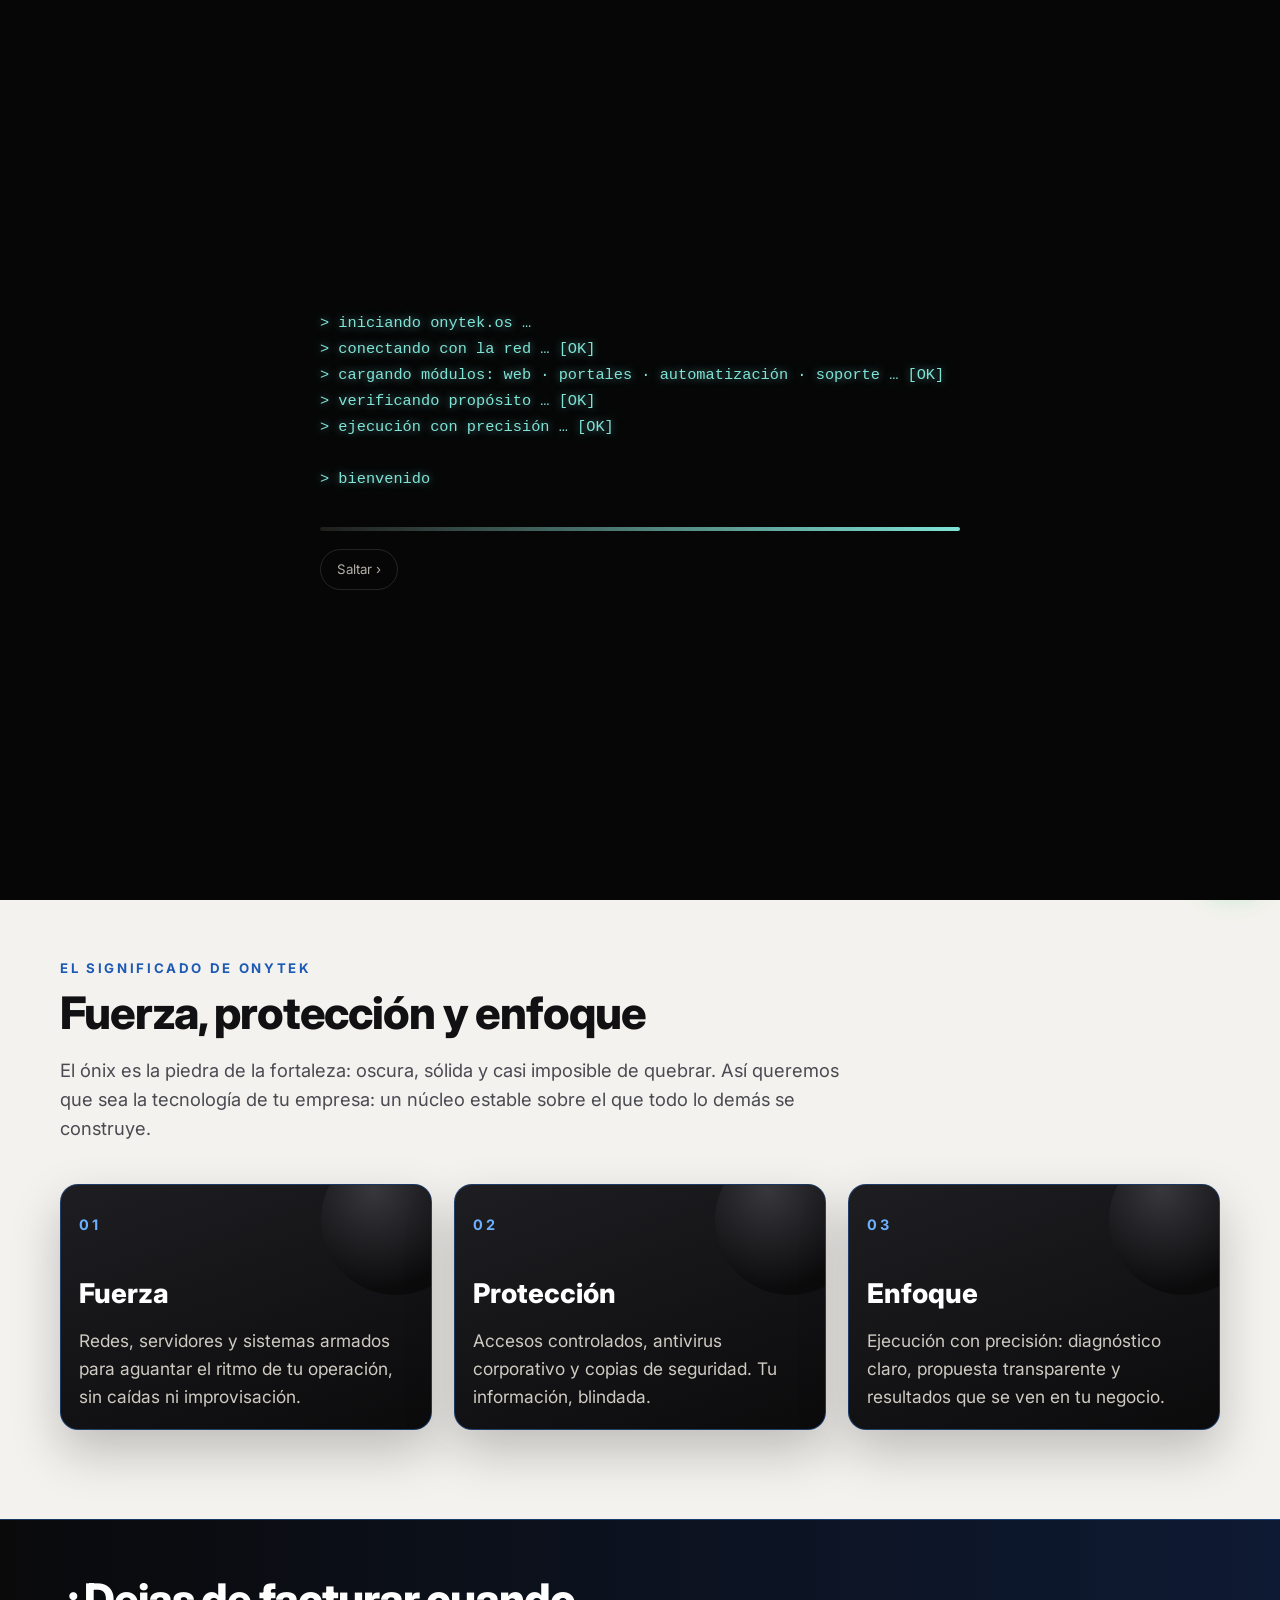
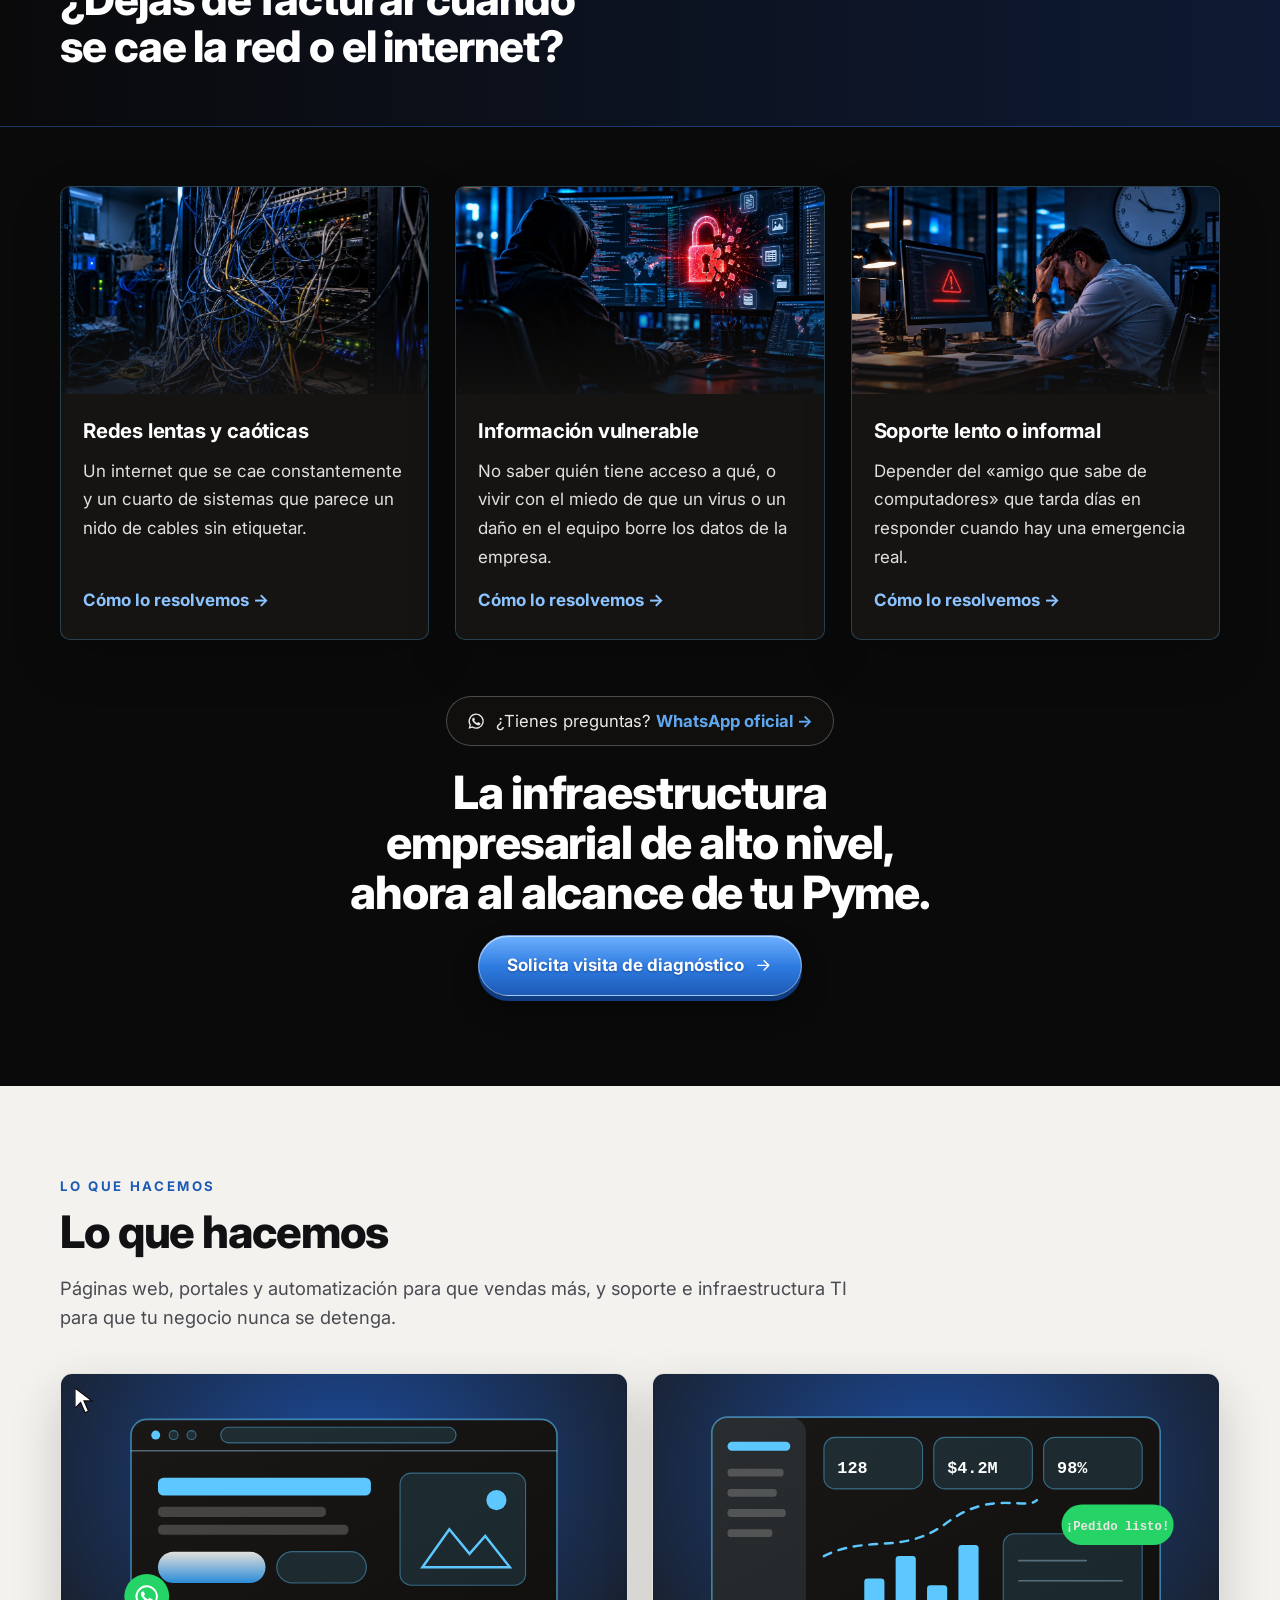
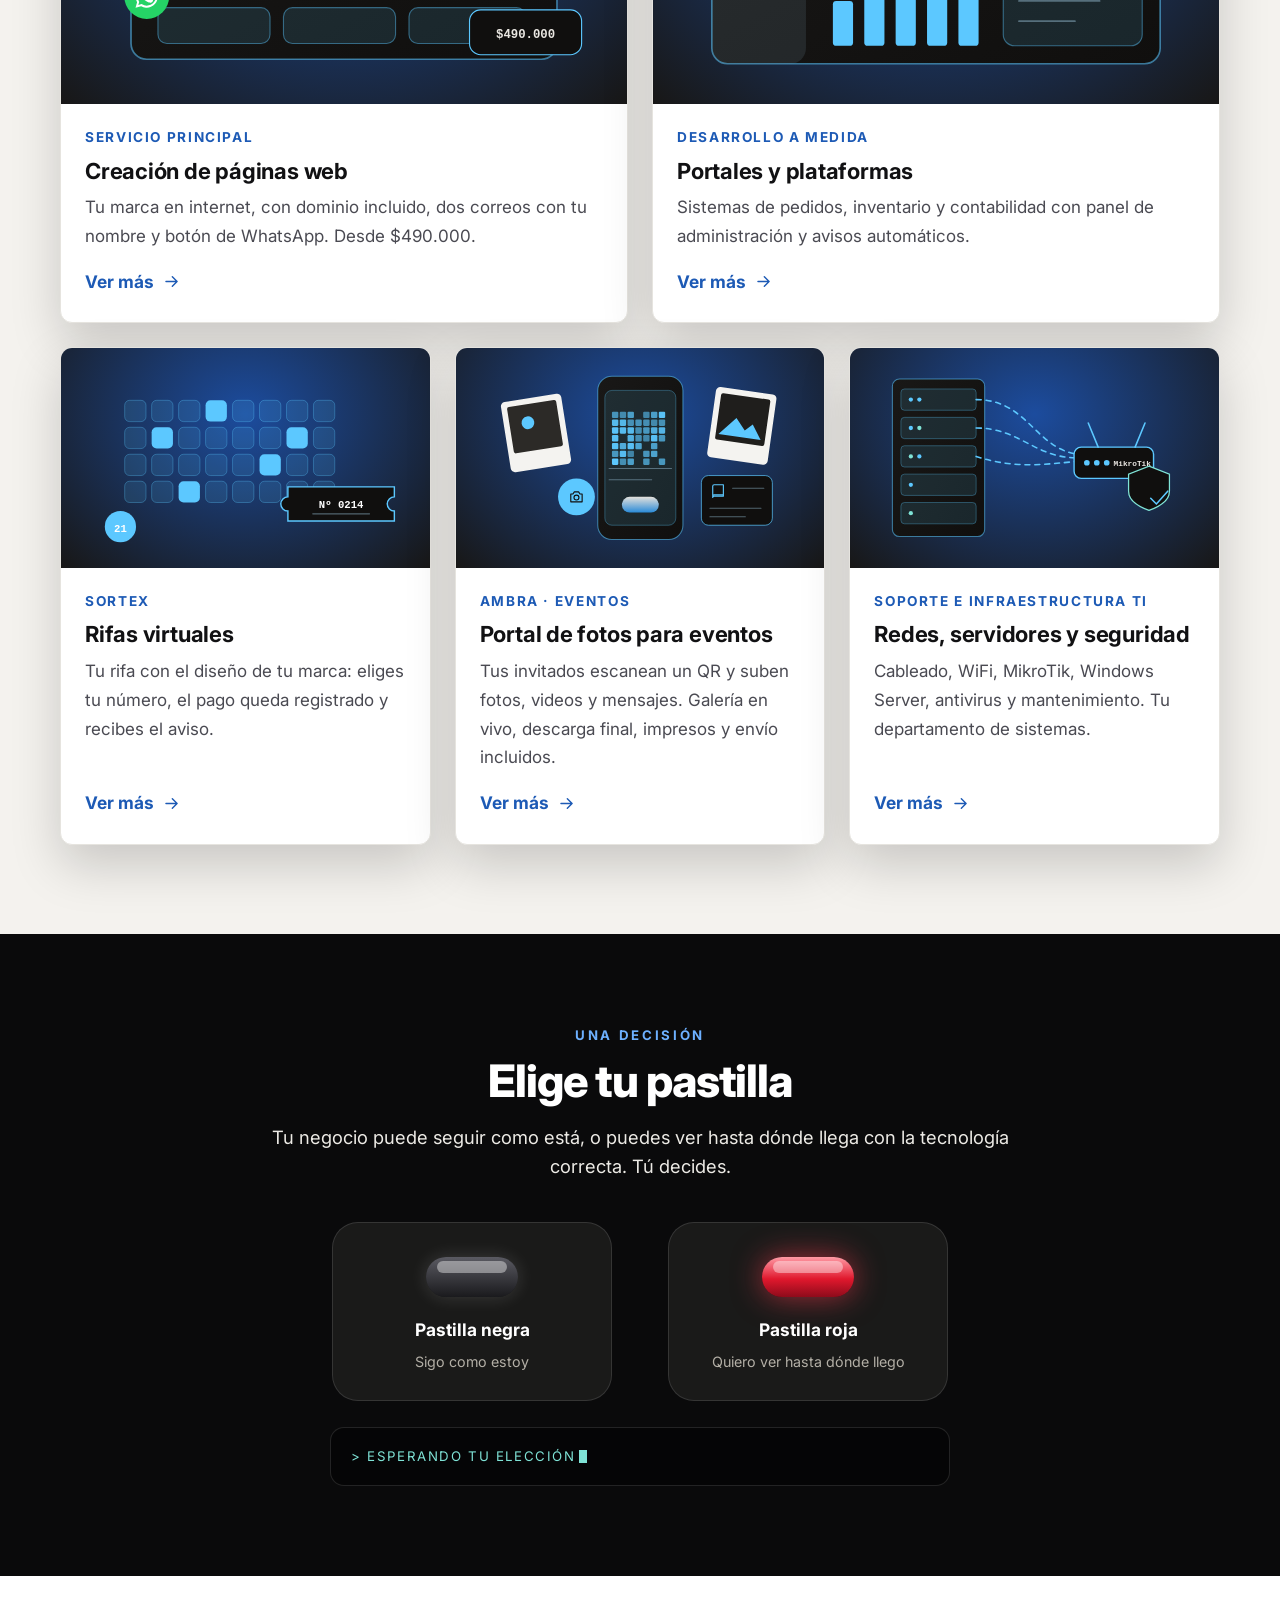
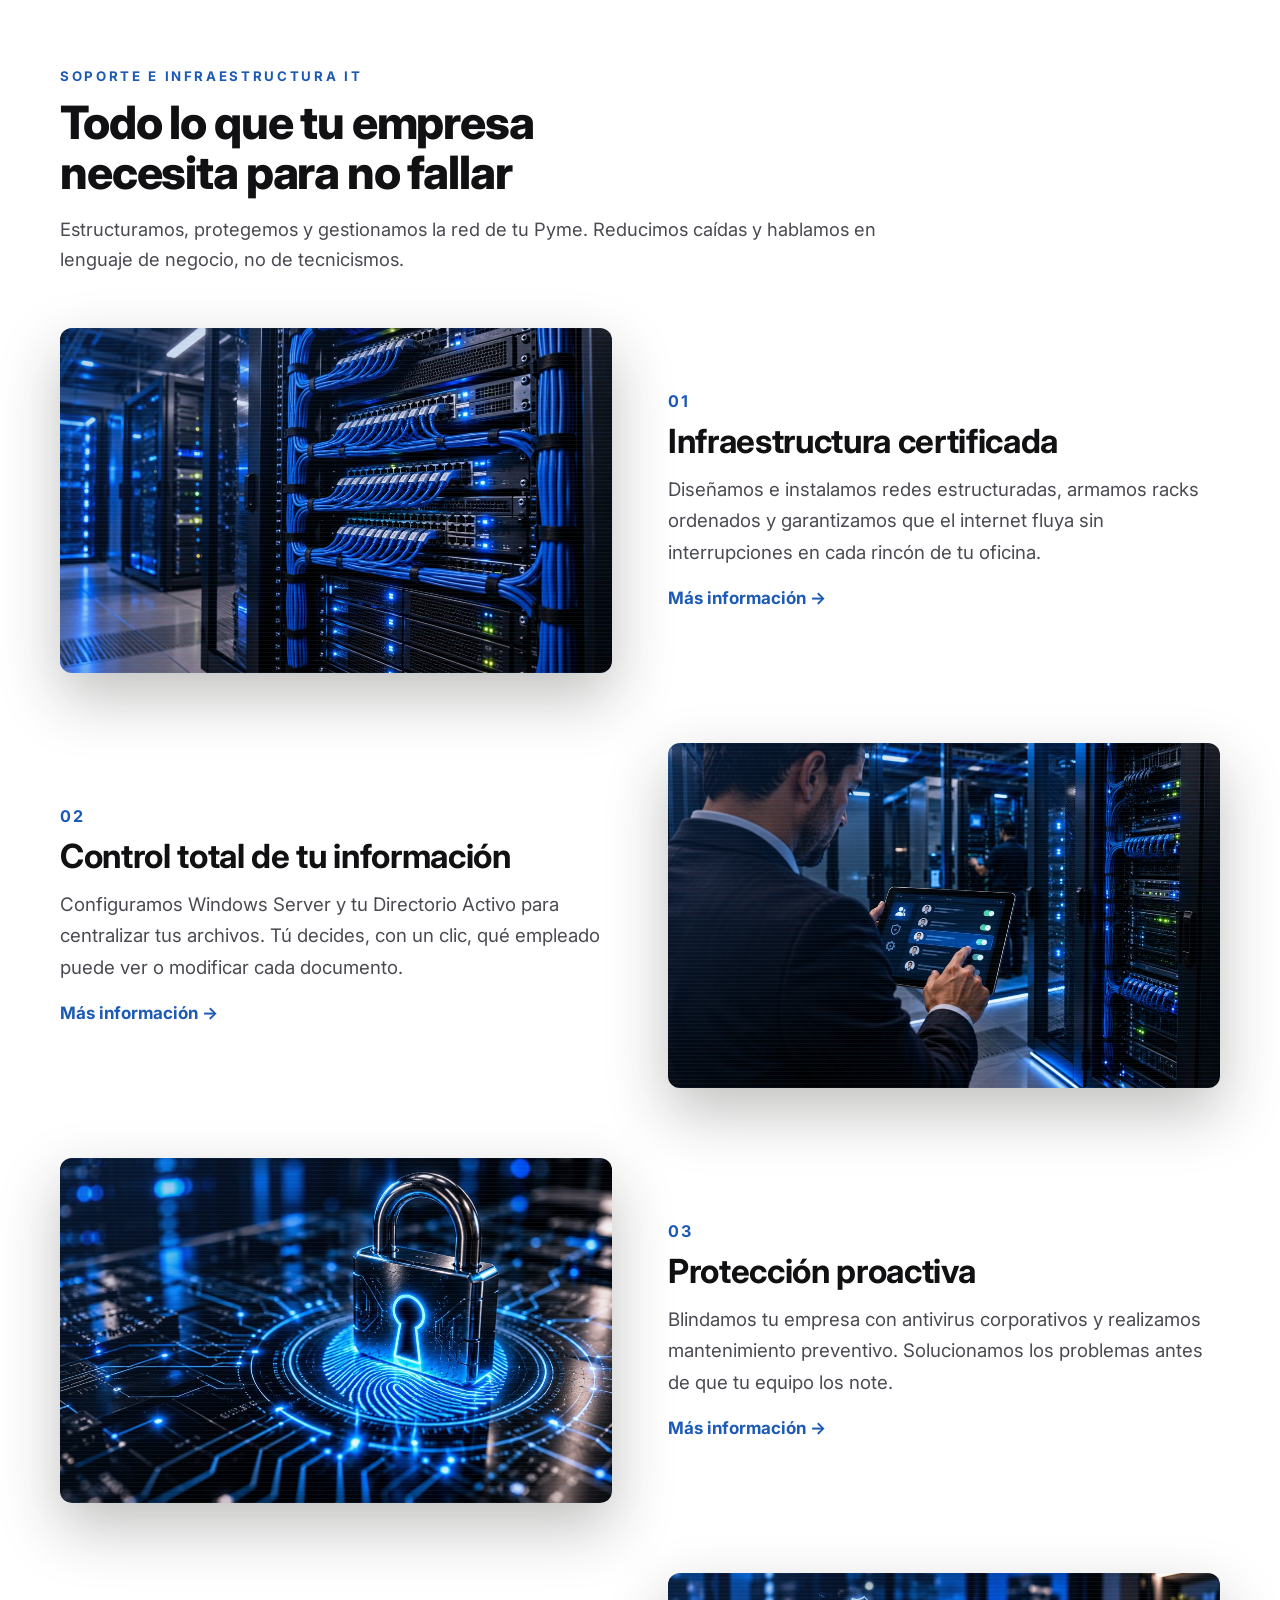
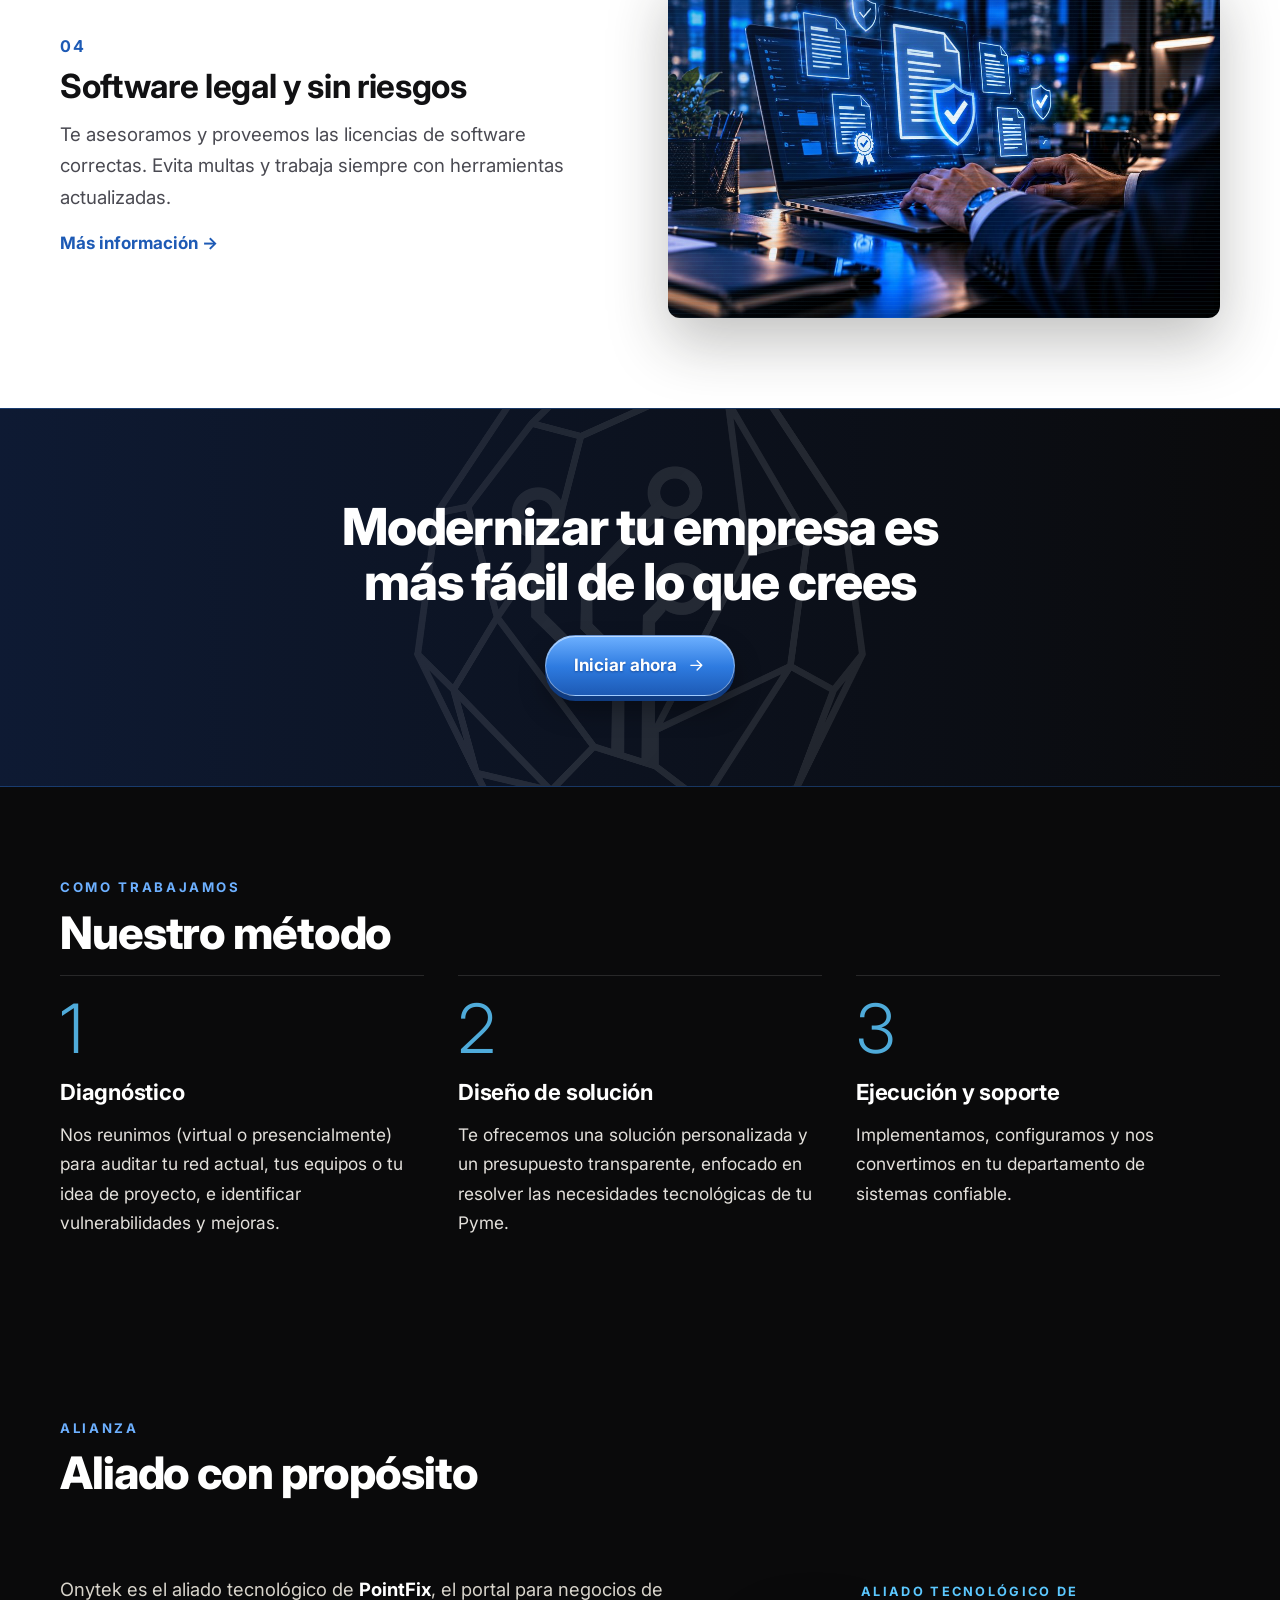
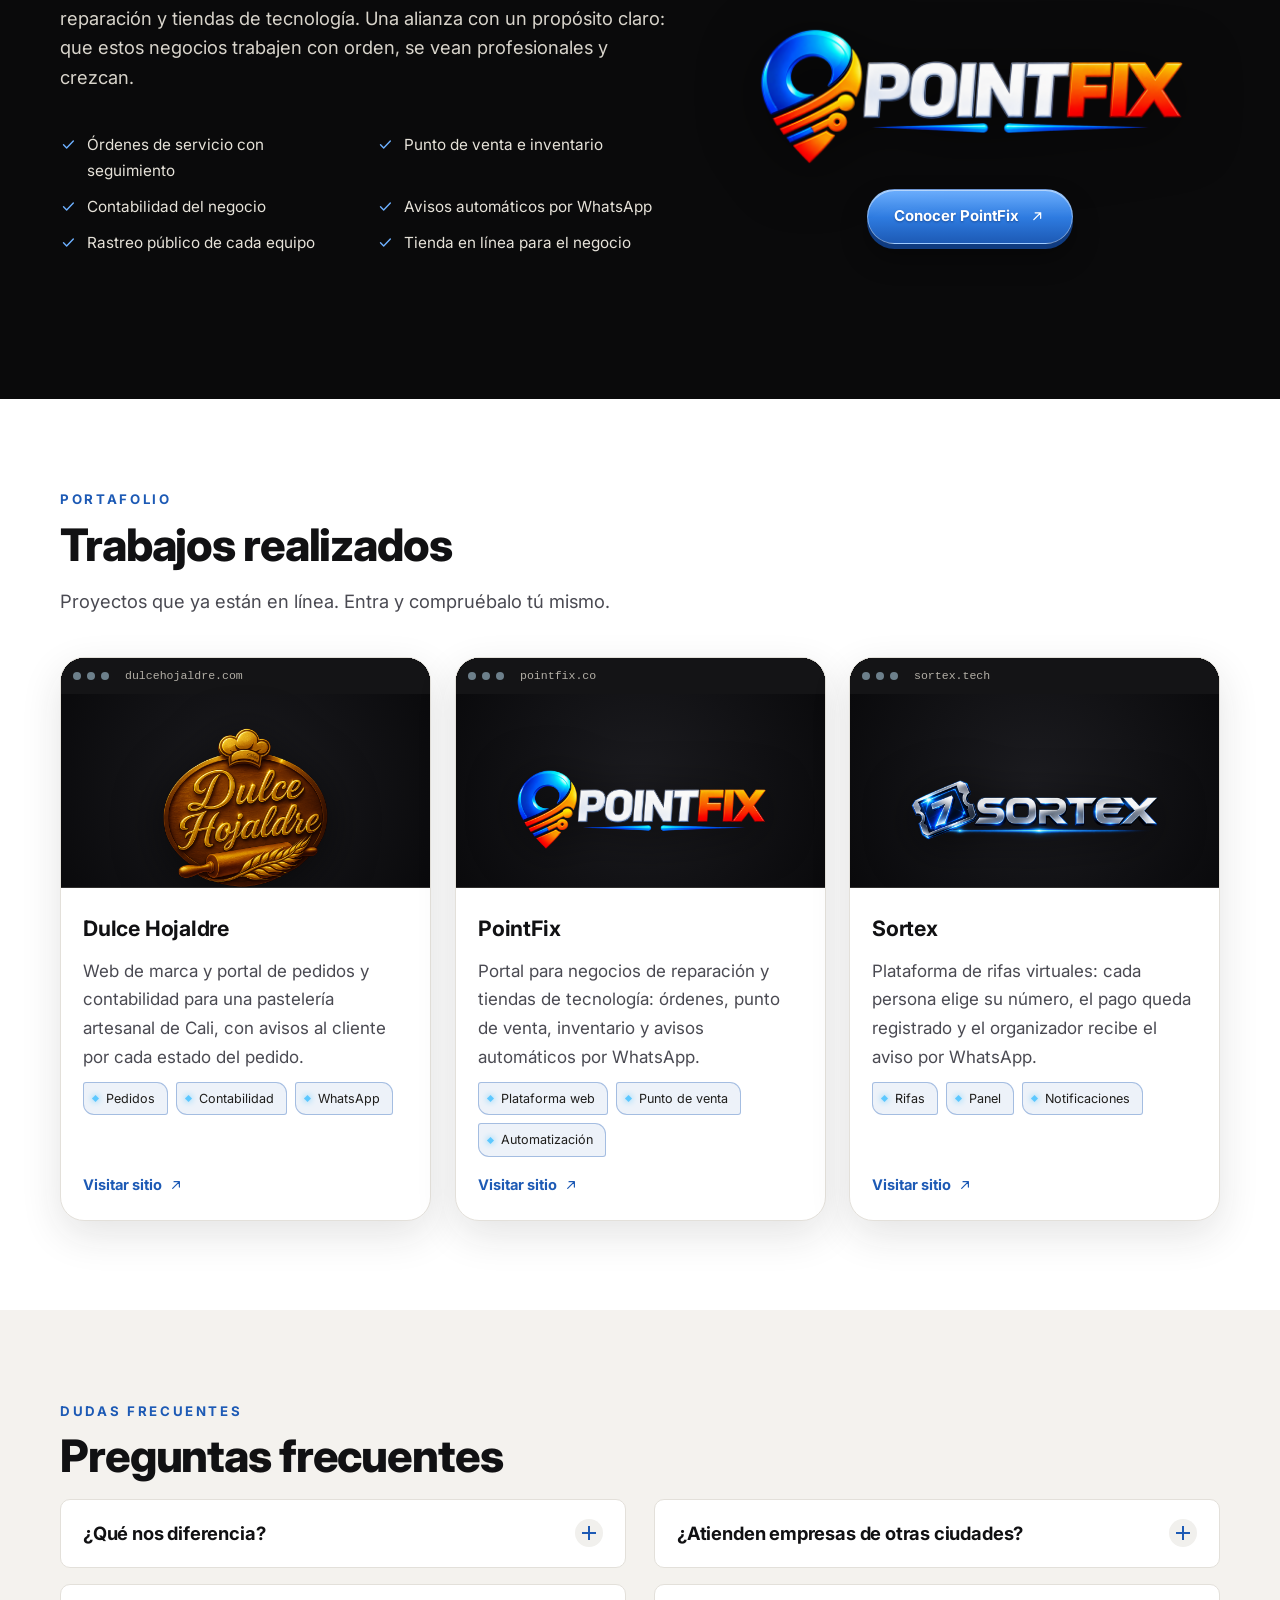
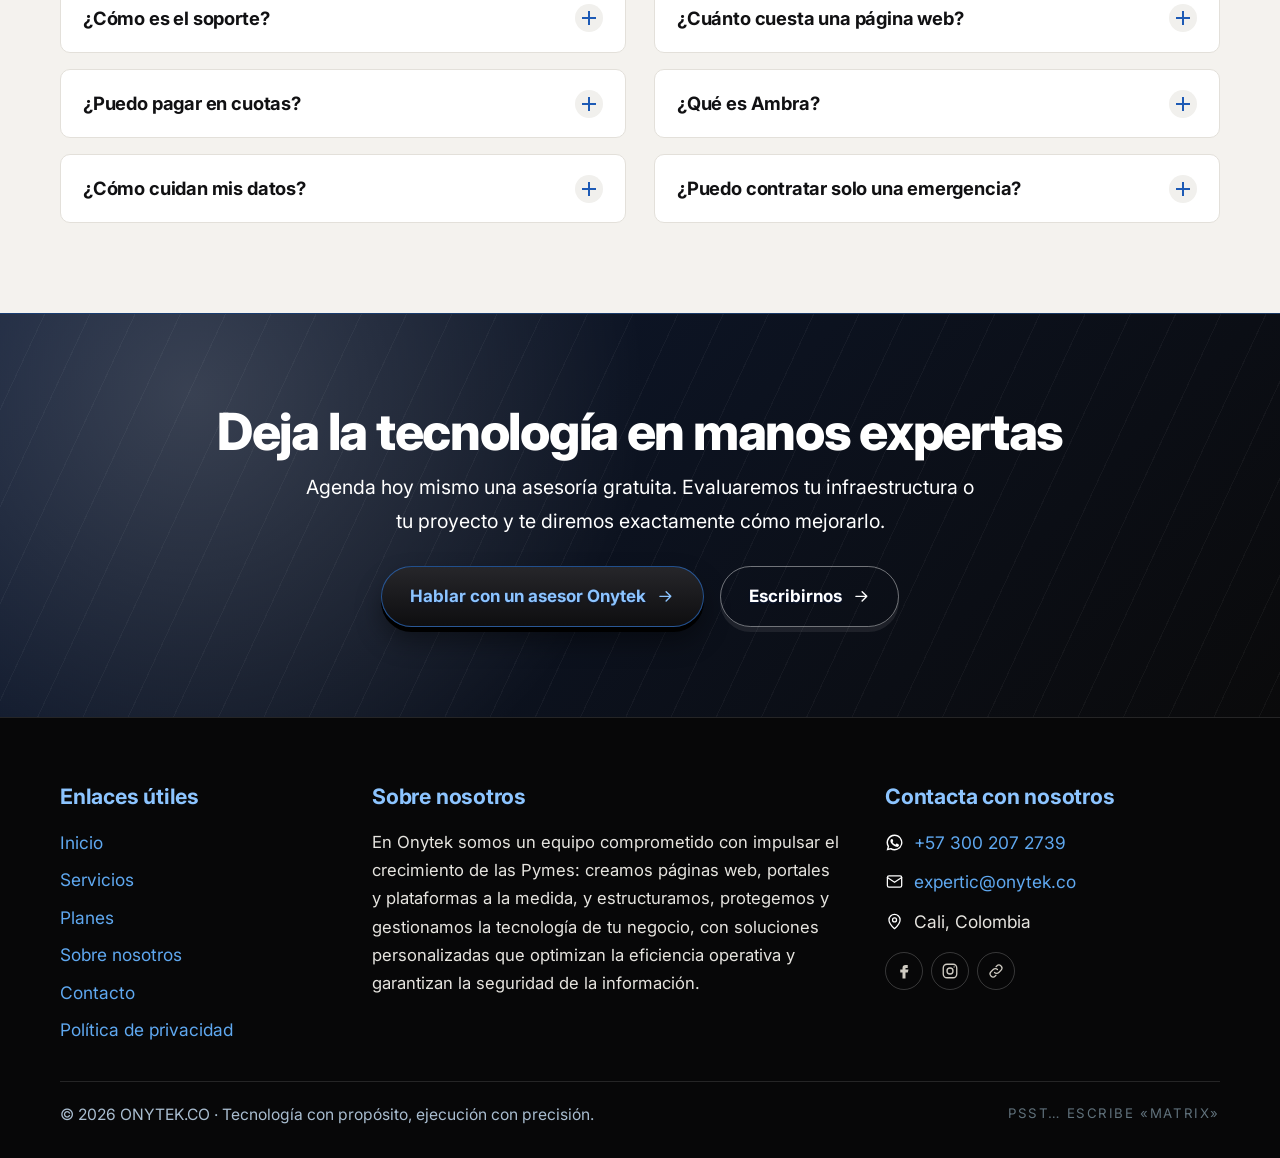
<file: index.html>
<!doctype html>
<html lang="es">
<head>
<meta charset="utf-8">
<meta name="viewport" content="width=device-width,initial-scale=1,viewport-fit=cover">
<title>Onytek · Páginas web, portales y soporte TI para pymes</title>
<meta name="description" content="Onytek crea páginas web, portales a medida, rifas virtuales y portales de fotos para eventos, y da soporte TI e infraestructura a pymes desde Cali.">
<meta name="theme-color" content="#0A0A0B">
<link rel="canonical" href="https://www.onytek.co/">
<link rel="icon" type="image/png" href="assets/favicon.png">
<meta property="og:type" content="website"><meta property="og:title" content="Onytek · Páginas web, portales y soporte TI para pymes"><meta property="og:description" content="Onytek crea páginas web, portales a medida, rifas virtuales y portales de fotos para eventos, y da soporte TI e infraestructura a pymes desde Cali."><meta property="og:image" content="https://www.onytek.co/assets/crystal.png">
<link rel="preconnect" href="https://fonts.googleapis.com"><link rel="preconnect" href="https://fonts.gstatic.com" crossorigin>
<link rel="stylesheet" href="https://fonts.googleapis.com/css2?family=Inter:wght@400;500;600;700&family=display=swap">
<link rel="stylesheet" href="css/style.css">
<script>document.documentElement.className+=' js';</script>
<script type="application/ld+json">{"@context":"https://schema.org","@type":"ProfessionalService","name":"Onytek","url":"https://www.onytek.co/","slogan":"Tecnología con propósito, ejecución con precisión.","telephone":"+573002072739","email":"expertic@onytek.co","address":{"@type":"PostalAddress","addressLocality":"Cali","addressCountry":"CO"},"founder":{"@type":"Person","name":"Fabian Cardona"}}</script>
</head>
<body>
<svg width="0" height="0" style="position:absolute" aria-hidden="true">
  <defs>
    <symbol id="i-globe" viewBox="0 0 24 24" fill="none" stroke="currentColor" stroke-width="1.6" stroke-linecap="round" stroke-linejoin="round"><circle cx="12" cy="12" r="9"/><path d="M3 12h18M12 3c3 3.2 3 14.8 0 18M12 3c-3 3.2-3 14.8 0 18"/></symbol>
    <symbol id="i-portal" viewBox="0 0 24 24" fill="none" stroke="currentColor" stroke-width="1.6" stroke-linecap="round" stroke-linejoin="round"><rect x="3" y="4" width="18" height="16" rx="2"/><path d="M3 9h18M8 14h3M8 17h6M15 13l2 2 3-4"/></symbol>
    <symbol id="i-ticket" viewBox="0 0 24 24" fill="none" stroke="currentColor" stroke-width="1.6" stroke-linecap="round" stroke-linejoin="round"><path d="M3 8a2 2 0 0 0 0 4v0a2 2 0 0 1 0 4v1a1 1 0 0 0 1 1h16a1 1 0 0 0 1-1v-1a2 2 0 0 1 0-4v0a2 2 0 0 0 0-4V7a1 1 0 0 0-1-1H4a1 1 0 0 0-1 1z"/><path d="M14 6v2M14 11v2M14 16v2"/></symbol>
    <symbol id="i-shield" viewBox="0 0 24 24" fill="none" stroke="currentColor" stroke-width="1.6" stroke-linecap="round" stroke-linejoin="round"><path d="M12 3l8 3v6c0 4.500-3.400 8-8 9-4.600-1-8-4.500-8-9V6z"/><path d="M9 12l2 2 4-4"/></symbol>
    <symbol id="i-arrow" viewBox="0 0 24 24" fill="none" stroke="currentColor" stroke-width="1.8" stroke-linecap="round" stroke-linejoin="round"><path d="M5 12h14M13 6l6 6-6 6"/></symbol>
    <symbol id="i-wa" viewBox="0 0 24 24" fill="currentColor"><path d="M12 2a10 10 0 0 0-8.600 15.100L2 22l5-1.300A10 10 0 1 0 12 2zm0 18.200a8.200 8.200 0 0 1-4.200-1.200l-.3-.2-3 .8.8-2.900-.2-.3A8.200 8.200 0 1 1 12 20.200zm4.500-6.100c-.2-.1-1.500-.7-1.700-.8s-.4-.1-.6.100-.7.800-.8 1-.3.200-.5.100a6.700 6.700 0 0 1-3.300-2.900c-.3-.4.2-.4.7-1.300a.5.5 0 0 0 0-.5l-.8-1.900c-.2-.5-.4-.4-.6-.4h-.5a1 1 0 0 0-.7.300 3 3 0 0 0-.9 2.200 5.200 5.200 0 0 0 1.100 2.800 11.800 11.800 0 0 0 4.500 4c1.700.7 2.300.8 3.200.7a2.700 2.700 0 0 0 1.800-1.300 2.200 2.200 0 0 0 .2-1.300c-.1-.1-.3-.2-.5-.3z"/></symbol>
    <symbol id="i-mail" viewBox="0 0 24 24" fill="none" stroke="currentColor" stroke-width="1.6" stroke-linecap="round" stroke-linejoin="round"><rect x="3" y="5" width="18" height="14" rx="2"/><path d="M3 7l9 6 9-6"/></symbol>
    <symbol id="i-pin" viewBox="0 0 24 24" fill="none" stroke="currentColor" stroke-width="1.6" stroke-linecap="round" stroke-linejoin="round"><path d="M12 21s7-6.100 7-11a7 7 0 0 0-14 0c0 4.900 7 11 7 11z"/><circle cx="12" cy="10" r="2.500"/></symbol>
    <symbol id="i-link" viewBox="0 0 24 24" fill="none" stroke="currentColor" stroke-width="1.6" stroke-linecap="round" stroke-linejoin="round"><path d="M10 14a4 4 0 0 0 5.700 0l3-3a4 4 0 0 0-5.700-5.700l-1 1"/><path d="M14 10a4 4 0 0 0-5.700 0l-3 3a4 4 0 0 0 5.700 5.700l1-1"/></symbol>
    <symbol id="i-check" viewBox="0 0 24 24" fill="none" stroke="currentColor" stroke-width="2" stroke-linecap="round" stroke-linejoin="round"><path d="M5 12.500l4.500 4.500L19 7"/></symbol>
    <symbol id="i-ext" viewBox="0 0 24 24" fill="none" stroke="currentColor" stroke-width="1.8" stroke-linecap="round" stroke-linejoin="round"><path d="M7 17L17 7M9 7h8v8"/></symbol>
    <symbol id="i-bolt" viewBox="0 0 24 24" fill="none" stroke="currentColor" stroke-width="1.7" stroke-linecap="round" stroke-linejoin="round"><path d="M13 2L4 14h7l-1 8 9-12h-7z"/></symbol>
    <symbol id="i-rack" viewBox="0 0 24 24" fill="none" stroke="currentColor" stroke-width="1.6" stroke-linecap="round" stroke-linejoin="round"><rect x="4" y="3" width="16" height="5" rx="1"/><rect x="4" y="10" width="16" height="5" rx="1"/><rect x="4" y="17" width="16" height="4" rx="1"/><path d="M7 5.5h.01M7 12.5h.01M7 19h.01"/></symbol>
    <symbol id="i-router" viewBox="0 0 24 24" fill="none" stroke="currentColor" stroke-width="1.6" stroke-linecap="round" stroke-linejoin="round"><rect x="3" y="13" width="18" height="7" rx="2"/><path d="M7 16.5h.01M11 16.5h.01M8 13V9M16 13V9M5 6a10 10 0 0 1 14 0"/></symbol>
    <symbol id="i-key" viewBox="0 0 24 24" fill="none" stroke="currentColor" stroke-width="1.6" stroke-linecap="round" stroke-linejoin="round"><circle cx="8" cy="12" r="4"/><path d="M12 12h9M18 12v3M15 12v2"/></symbol>
    <symbol id="i-bug" viewBox="0 0 24 24" fill="none" stroke="currentColor" stroke-width="1.6" stroke-linecap="round" stroke-linejoin="round"><path d="M8 8a4 4 0 0 1 8 0v6a4 4 0 0 1-8 0zM8 11H4M20 11h-4M8 15H4M20 15h-4M12 10v8M9 4l1.500 2M15 4l-1.500 2"/></symbol>
    <symbol id="i-lic" viewBox="0 0 24 24" fill="none" stroke="currentColor" stroke-width="1.6" stroke-linecap="round" stroke-linejoin="round"><rect x="4" y="3" width="16" height="18" rx="2"/><path d="M8 8h8M8 12h8M8 16h4"/></symbol>
    <symbol id="i-pc" viewBox="0 0 24 24" fill="none" stroke="currentColor" stroke-width="1.6" stroke-linecap="round" stroke-linejoin="round"><rect x="3" y="4" width="18" height="12" rx="2"/><path d="M8 20h8M12 16v4"/></symbol>
    <symbol id="i-qr" viewBox="0 0 24 24" fill="none" stroke="currentColor" stroke-width="1.6" stroke-linecap="round" stroke-linejoin="round"><rect x="3" y="3" width="7" height="7"/><rect x="14" y="3" width="7" height="7"/><rect x="3" y="14" width="7" height="7"/><path d="M14 14h3v3h-3zM20 14v.01M14 20h3M20 17v4"/></symbol>
    <symbol id="i-cam" viewBox="0 0 24 24" fill="none" stroke="currentColor" stroke-width="1.6" stroke-linecap="round" stroke-linejoin="round"><path d="M4 8h3l2-3h6l2 3h3v11H4z"/><circle cx="12" cy="13" r="3.500"/></symbol>
    <symbol id="i-chart" viewBox="0 0 24 24" fill="none" stroke="currentColor" stroke-width="1.6" stroke-linecap="round" stroke-linejoin="round"><path d="M4 20V4M4 20h16M8 16v-5M12 16V8M16 16v-7"/></symbol>
    <symbol id="i-bell" viewBox="0 0 24 24" fill="none" stroke="currentColor" stroke-width="1.6" stroke-linecap="round" stroke-linejoin="round"><path d="M6 17v-6a6 6 0 0 1 12 0v6l2 2H4zM10 21h4"/></symbol>
    <symbol id="i-coin" viewBox="0 0 24 24" fill="none" stroke="currentColor" stroke-width="1.6" stroke-linecap="round" stroke-linejoin="round"><circle cx="12" cy="12" r="9"/><path d="M12 7v10M9.500 9.500c0-1 1-1.700 2.500-1.700s2.500.7 2.500 1.700-1 1.500-2.500 1.700-2.500.8-2.500 2 1 1.800 2.500 1.800 2.500-.7 2.500-1.800"/></symbol>
    <symbol id="i-mobile" viewBox="0 0 24 24" fill="none" stroke="currentColor" stroke-width="1.6" stroke-linecap="round" stroke-linejoin="round"><rect x="7" y="2" width="10" height="20" rx="2"/><path d="M11 18h2"/></symbol>
    <symbol id="i-search" viewBox="0 0 24 24" fill="none" stroke="currentColor" stroke-width="1.6" stroke-linecap="round" stroke-linejoin="round"><circle cx="11" cy="11" r="7"/><path d="M20 20l-4-4"/></symbol>
    <symbol id="i-users" viewBox="0 0 24 24" fill="none" stroke="currentColor" stroke-width="1.6" stroke-linecap="round" stroke-linejoin="round"><circle cx="9" cy="8" r="3.500"/><path d="M2 20a7 7 0 0 1 14 0M17 5a3.500 3.500 0 0 1 0 6.500M22 20a6 6 0 0 0-4-5.600"/></symbol>
    <symbol id="i-zip" viewBox="0 0 24 24" fill="none" stroke="currentColor" stroke-width="1.6" stroke-linecap="round" stroke-linejoin="round"><path d="M12 3v12M7 11l5 5 5-5M4 21h16"/></symbol>
    <symbol id="i-slide" viewBox="0 0 24 24" fill="none" stroke="currentColor" stroke-width="1.6" stroke-linecap="round" stroke-linejoin="round"><rect x="3" y="4" width="18" height="12" rx="2"/><path d="M7 20h10M12 16v4M10 8l5 3-5 3z"/></symbol>
    <symbol id="i-book" viewBox="0 0 24 24" fill="none" stroke="currentColor" stroke-width="1.6" stroke-linecap="round" stroke-linejoin="round"><path d="M4 5a2 2 0 0 1 2-2h13v16H6a2 2 0 0 0-2 2zM4 19a2 2 0 0 1 2-2h13"/></symbol>
    <symbol id="i-lock" viewBox="0 0 24 24" fill="none" stroke="currentColor" stroke-width="1.6" stroke-linecap="round" stroke-linejoin="round"><rect x="5" y="11" width="14" height="10" rx="2"/><path d="M8 11V8a4 4 0 0 1 8 0v3"/></symbol>
    <symbol id="i-store" viewBox="0 0 24 24" fill="none" stroke="currentColor" stroke-width="1.6" stroke-linecap="round" stroke-linejoin="round"><path d="M4 9l1.500-5h13L20 9M4 9v11h16V9M4 9a3 3 0 0 0 5.300 2 3 3 0 0 0 5.400 0A3 3 0 0 0 20 9M10 20v-5h4v5"/></symbol>
    <symbol id="i-wifi" viewBox="0 0 24 24" fill="none" stroke="currentColor" stroke-width="1.6" stroke-linecap="round" stroke-linejoin="round"><path d="M2 9a15 15 0 0 1 20 0M5 12.500a10 10 0 0 1 14 0M8.500 16a5 5 0 0 1 7 0M12 19.500h.01"/></symbol>
    <linearGradient id="gN" x1="0" y1="0" x2="1" y2="1"><stop offset="0" stop-color="#191817"/><stop offset="1" stop-color="#100F0E"/></linearGradient>
    <linearGradient id="gB" x1="0" y1="0" x2="0" y2="1"><stop offset="0" stop-color="#E3E0DB"/><stop offset="1" stop-color="#2A8BD8"/></linearGradient>
  <symbol id="i-fb" viewBox="0 0 24 24" fill="currentColor"><path d="M14 8h3V4h-3a4 4 0 0 0-4 4v2H7v4h3v8h4v-8h3l1-4h-4V8.500c0-.3.200-.5.500-.5z"/></symbol>
<symbol id="i-ig" viewBox="0 0 24 24" fill="none" stroke="currentColor" stroke-width="1.8" stroke-linecap="round" stroke-linejoin="round"><rect x="3" y="3" width="18" height="18" rx="5"/><circle cx="12" cy="12" r="4"/><path d="M17.500 6.500h.01"/></symbol>
</defs>
</svg>
<a class="skip" href="#contenido">Saltar al contenido</a>
<div id="boot" role="status" aria-live="polite" hidden><div class="boot-in"><pre id="bootlog" aria-hidden="true"></pre><div class="boot-bar" aria-hidden="true"><i id="bootbar"></i></div><button id="bootskip" type="button">Saltar ›</button></div></div>
<canvas id="rain" aria-hidden="true"></canvas><div class="veil" aria-hidden="true"></div><div class="spot" id="spot" aria-hidden="true"></div><div class="topbar" id="topbar" aria-hidden="true"><i></i></div>
<header class="nav" id="nav"><div class="wrap nav-in">
<a class="brand" href="index.html" aria-label="Onytek, inicio"><img src="assets/logo-h.png" alt="Onytek" width="1200" height="220"></a>
<nav class="links" id="links" aria-label="Principal"><a href="index.html">Inicio</a><a href="servicios.html">Servicios</a><a href="planes.html">Planes</a><a href="sobre-nosotros.html">Sobre nosotros</a><a href="contacto.html">Contacto</a></nav>
<div class="soc"><a href="https://beacons.ai/fabcaral" target="_blank" rel="noopener" aria-label="Facebook y redes de Onytek"><svg class="ic "><use href="#i-fb"/></svg></a><a href="https://beacons.ai/fabcaral" target="_blank" rel="noopener" aria-label="Instagram y redes de Onytek"><svg class="ic "><use href="#i-ig"/></svg></a></div>
<a class="btn btn-sm" href="contacto.html"><span>Contáctenos</span></a>
<button class="burger" id="burger" type="button" aria-label="Abrir menú" aria-expanded="false" aria-controls="links"><i></i><i></i><i></i></button>
</div></header>
<main id="contenido">
<section class="hero" id="inicio">
  <div class="wrap hero-grid">
    <div class="hero-copy">
      <p class="eyebrow">ONYTEK · NÚCLEO TECNOLÓGICO</p>
      <h1 class="h1o" id="h1g">Tecnología <em>con propósito,</em> ejecución con precisión.</h1>
      <p class="sub">Creamos <b>páginas web</b>, <b>portales a medida</b> y <b>rifas virtuales</b>, y cuidamos la tecnología de tu negocio con <b>soporte TI</b>. Desde Cali, para pymes que quieren avanzar sin dolores de cabeza.</p>
      <div class="cta-row">
        <a class="btn" href="https://wa.me/573002072739?text=Hola%20Onytek%2C%20quiero%20cotizar%20un%20proyecto." target="_blank" rel="noopener"><svg class="ic"><use href="#i-wa"/></svg><span>Cotizar por WhatsApp</span></a>
        <a class="btn ghost" href="servicios.html"><span>Ver lo que hacemos</span><svg class="ic arr"><use href="#i-arrow"/></svg></a>
      </div>
    </div>

    <div class="core gem-stage" id="gemstage" aria-hidden="true"><div class="halo"></div><div class="ring r1"><i></i></div><div class="ring r2"><i></i></div><div class="ring r3"><i></i></div>
<div class="orb iso" id="gem"><img src="assets/isotipo.png" alt="" width="700" height="800"><i class="wv"></i><i class="wv w2"></i><svg class="veins" style="display:none" viewBox="0 0 400 400" preserveAspectRatio="xMidYMid slice"><g class="vg"><path d="M-40 110C70 60 140 190 250 140S380 70 450 130" /><path d="M-40 205C50 180 140 270 230 232S360 190 450 250" class="t"/><path d="M-40 300C100 340 170 262 270 310S390 360 450 318"/><path d="M-40 40C60 20 120 80 210 50S350 20 450 60" class="t"/><path d="M-40 370C80 350 150 400 250 372S380 340 450 380" class="t"/></g></svg><span class="nuc"></span><span class="spec"></span><span class="rim"></span></div>
<span class="cc c1"><svg class="ic"><use href="#i-globe"/></svg><b>Web</b></span><span class="cc c2"><svg class="ic"><use href="#i-portal"/></svg><b>Portales</b></span><span class="cc c3"><svg class="ic"><use href="#i-shield"/></svg><b>Soporte TI</b></span><span class="cc c4"><svg class="ic"><use href="#i-bolt"/></svg><b>Automatización</b></span></div>
  </div>

  <div class="wrap">
    <div class="hud glass">
      <a class="hud-i" href="servicios.html"><svg class="ic big"><use href="#i-globe"/></svg><div><b>Páginas web</b><span>$490.000 · dominio y 2 correos incluidos</span></div></a>
      <a class="hud-i" href="index.html#trabajos"><svg class="ic big"><use href="#i-portal"/></svg><div><b>Portales a medida</b><span>PointFix · Dulce Hojaldre · Sortex</span></div></a>
      <a class="hud-i" href="servicios.html"><svg class="ic big"><use href="#i-shield"/></svg><div><b>Soporte TI y redes</b><span>para pymes · diagnóstico gratuito</span></div></a>
      <a class="hud-go" href="#pastilla" aria-label="Seguir bajando"><svg class="ic"><use href="#i-arrow"/></svg></a>
    </div>
  </div>
</section>
<section class="sec paper onyxsec" id="onyx"><div class="wrap">
<p class="eyebrow rv">EL SIGNIFICADO DE ONYTEK</p>
<h2 class="hd rv">Fuerza, protección y enfoque</h2>
<p class="lead rv">El ónix es la piedra de la fortaleza: oscura, sólida y casi imposible de quebrar. Así queremos que sea la tecnología de tu empresa: un núcleo estable sobre el que todo lo demás se construye.</p>
<div class="trio rv"><div class="tcard" data-tilt><b>01</b><h3>Fuerza</h3><p>Redes, servidores y sistemas armados para aguantar el ritmo de tu operación, sin caídas ni improvisación.</p></div>
<div class="tcard" data-tilt><b>02</b><h3>Protección</h3><p>Accesos controlados, antivirus corporativo y copias de seguridad. Tu información, blindada.</p></div>
<div class="tcard" data-tilt><b>03</b><h3>Enfoque</h3><p>Ejecución con precisión: diagnóstico claro, propuesta transparente y resultados que se ven en tu negocio.</p></div></div>
</div></section>
<section class="band"><div class="wrap"><h2 class="rv">¿Dejas de facturar cuando se cae la red o el internet?</h2></div></section>
<section class="sec dk" style="padding-top:60px"><div class="wrap">
<div class="probs3">
<a class="pcard rv" data-tilt href="servicios.html#infra"><div class="ph"><img src="assets/ph-cables-bad.jpg" alt="Rack de datos con cables desordenados" loading="lazy"></div><div class="pb"><h4>Redes lentas y caóticas</h4><p>Un internet que se cae constantemente y un cuarto de sistemas que parece un nido de cables sin etiquetar.</p><span class="lnk">Cómo lo resolvemos →</span></div></a>
<a class="pcard rv" data-tilt href="servicios.html#infra"><div class="ph"><img src="assets/ph-hacker.jpg" alt="Amenazas de ciberseguridad para empresas" loading="lazy"></div><div class="pb"><h4>Información vulnerable</h4><p>No saber quién tiene acceso a qué, o vivir con el miedo de que un virus o un daño en el equipo borre los datos de la empresa.</p><span class="lnk">Cómo lo resolvemos →</span></div></a>
<a class="pcard rv" data-tilt href="servicios.html#infra"><div class="ph"><img src="assets/ph-stress.jpg" alt="Empresario abrumado por un soporte lento" loading="lazy"></div><div class="pb"><h4>Soporte lento o informal</h4><p>Depender del «amigo que sabe de computadores» que tarda días en responder cuando hay una emergencia real.</p><span class="lnk">Cómo lo resolvemos →</span></div></a>
</div>
<div class="center rv" style="margin-top:56px"><p class="askbar"><svg class="ic "><use href="#i-wa"/></svg><span>¿Tienes preguntas? <a href="https://wa.me/573002072739?text=Hola%20Onytek%2C%20tengo%20una%20pregunta." target="_blank" rel="noopener">WhatsApp oficial →</a></span></p>
<h2 class="plain" style="max-width:24ch;margin-inline:auto">La infraestructura empresarial de alto nivel, ahora al alcance de tu Pyme.</h2>
<a class="btn " href="https://wa.me/573002072739?text=Hola%20Onytek%2C%20quiero%20solicitar%20una%20visita%20de%20diagn%C3%B3stico." target="_blank" rel="noopener"><span>Solicita visita de diagnóstico</span><svg class="ic arr"><use href="#i-arrow"/></svg></a></div>
</div></section>

<section class="sec paper" id="servicios"><div class="wrap">
<p class="eyebrow mono rv">LO QUE HACEMOS</p><h2 class="hd rv">Lo que hacemos</h2>
<p class="lead rv">Páginas web, portales y automatización para que vendas más, y soporte e infraestructura TI para que tu negocio nunca se detenga.</p>
<div class="svc5">
<a class="scard rv" data-tilt href="servicios.html#web"><div class="vis"><svg class="sc" viewBox="0 0 480 270" aria-hidden="true">
<rect x="50" y="28" width="380" height="214" rx="14" class="s-win"/><path d="M50 56h380" class="s-st dim"/><circle cx="72" cy="42" r="4" class="s-ac"/><circle cx="88" cy="42" r="4" class="s-dim"/><circle cx="104" cy="42" r="4" class="s-dim"/>
<rect x="130" y="35" width="210" height="14" rx="7" class="s-dim"/>
<rect x="74" y="80" width="190" height="16" rx="5" class="s-ac gr2"/><rect x="74" y="106" width="150" height="9" rx="4" class="s-ln"/><rect x="74" y="122" width="170" height="9" rx="4" class="s-ln"/>
<rect x="74" y="146" width="96" height="28" rx="14" fill="url(#gB)" class="pulse"/><rect x="180" y="146" width="80" height="28" rx="14" class="s-dim"/>
<rect x="290" y="76" width="112" height="100" rx="10" class="s-dim"/><path d="M310 160l24-34 18 22 14-16 22 28z" class="s-st"/><circle cx="376" cy="100" r="9" class="s-ac"/>
<rect x="74" y="196" width="100" height="32" rx="8" class="s-dim"/><rect x="186" y="196" width="100" height="32" rx="8" class="s-dim"/><rect x="298" y="196" width="104" height="32" rx="8" class="s-dim"/>
<g class="fl"><rect x="352" y="198" width="100" height="40" rx="10" fill="#100F0E" stroke="#5CC8FF"/><text x="402" y="223" text-anchor="middle" class="s-tx">$490.000</text></g>
<g class="fl d2"><circle cx="64" cy="186" r="20" fill="#25D366"/><use href="#i-wa" x="52" y="174" width="24" height="24" color="#FFFFFF"/></g>
<path class="cursor" d="M0 0l0 18 5-5 4 9 3-1.500-4-9 7 0z" fill="#FFFFFF" stroke="#090908"/>
</svg></div><div class="sb"><span class="tg">SERVICIO PRINCIPAL</span><h3>Creación de páginas web</h3><p>Tu marca en internet, con dominio incluido, dos correos con tu nombre y botón de WhatsApp. Desde $490.000.</p><span class="go">Ver más <svg class="ic "><use href="#i-arrow"/></svg></span></div></a>
<a class="scard rv" data-tilt href="servicios.html#portales"><div class="vis"><svg class="sc" viewBox="0 0 480 270" aria-hidden="true">
<rect x="40" y="26" width="400" height="220" rx="14" class="s-win"/><rect x="40" y="26" width="84" height="220" rx="14" class="s-bar"/>
<rect x="54" y="48" width="56" height="8" rx="4" class="s-ac"/><rect x="54" y="72" width="50" height="7" rx="3" class="s-ln"/><rect x="54" y="90" width="44" height="7" rx="3" class="s-ln"/><rect x="54" y="108" width="52" height="7" rx="3" class="s-ln"/><rect x="54" y="126" width="40" height="7" rx="3" class="s-ln"/>
<rect x="140" y="44" width="88" height="46" rx="10" class="s-dim"/><rect x="238" y="44" width="88" height="46" rx="10" class="s-dim"/><rect x="336" y="44" width="88" height="46" rx="10" class="s-dim"/>
<text x="152" y="76" class="s-tx big">128</text><text x="250" y="76" class="s-tx big">$4.2M</text><text x="348" y="76" class="s-tx big">98%</text>
<g class="bars"><rect x="148" y="190" width="18" height="40" rx="3" class="s-ac gr"/><rect x="176" y="170" width="18" height="60" rx="3" class="s-ac gr d2"/><rect x="204" y="150" width="18" height="80" rx="3" class="s-ac gr d3"/><rect x="232" y="176" width="18" height="54" rx="3" class="s-ac gr d4"/><rect x="260" y="140" width="18" height="90" rx="3" class="s-ac gr"/></g>
<path d="M140 150C180 130 210 150 250 120S320 110 330 100" class="s-st dash" /><rect x="300" y="130" width="124" height="100" rx="10" class="s-dim"/>
<path d="M314 154h60M314 172h92M314 190h72M314 208h50" class="s-st dim"/>
<g class="fl"><rect x="352" y="104" width="100" height="36" rx="18" fill="#25D366"/><text x="402" y="127" text-anchor="middle" class="s-tx" fill="#FFFFFF">¡Pedido listo!</text></g>
</svg></div><div class="sb"><span class="tg">DESARROLLO A MEDIDA</span><h3>Portales y plataformas</h3><p>Sistemas de pedidos, inventario y contabilidad con panel de administración y avisos automáticos.</p><span class="go">Ver más <svg class="ic "><use href="#i-arrow"/></svg></span></div></a>
<a class="scard rv" data-tilt href="servicios.html#rifas"><div class="vis"><svg class="sc" viewBox="0 0 480 270" aria-hidden="true"><rect x="70" y="54" width="30" height="30" rx="7" class="s-dim" style="animation-delay:0.0s"/><rect x="108" y="54" width="30" height="30" rx="7" class="s-dim" style="animation-delay:0.4s"/><rect x="146" y="54" width="30" height="30" rx="7" class="s-dim" style="animation-delay:0.8s"/><rect x="184" y="54" width="30" height="30" rx="7" class="s-ac pick" style="animation-delay:1.2000000000000002s"/><rect x="222" y="54" width="30" height="30" rx="7" class="s-dim" style="animation-delay:1.6s"/><rect x="260" y="54" width="30" height="30" rx="7" class="s-dim" style="animation-delay:0.0s"/><rect x="298" y="54" width="30" height="30" rx="7" class="s-dim" style="animation-delay:0.4s"/><rect x="336" y="54" width="30" height="30" rx="7" class="s-dim" style="animation-delay:0.8s"/><rect x="70" y="92" width="30" height="30" rx="7" class="s-dim" style="animation-delay:1.2000000000000002s"/><rect x="108" y="92" width="30" height="30" rx="7" class="s-ac pick" style="animation-delay:1.6s"/><rect x="146" y="92" width="30" height="30" rx="7" class="s-dim" style="animation-delay:0.0s"/><rect x="184" y="92" width="30" height="30" rx="7" class="s-dim" style="animation-delay:0.4s"/><rect x="222" y="92" width="30" height="30" rx="7" class="s-dim" style="animation-delay:0.8s"/><rect x="260" y="92" width="30" height="30" rx="7" class="s-dim" style="animation-delay:1.2000000000000002s"/><rect x="298" y="92" width="30" height="30" rx="7" class="s-ac pick" style="animation-delay:1.6s"/><rect x="336" y="92" width="30" height="30" rx="7" class="s-dim" style="animation-delay:0.0s"/><rect x="70" y="130" width="30" height="30" rx="7" class="s-dim" style="animation-delay:0.4s"/><rect x="108" y="130" width="30" height="30" rx="7" class="s-dim" style="animation-delay:0.8s"/><rect x="146" y="130" width="30" height="30" rx="7" class="s-dim" style="animation-delay:1.2000000000000002s"/><rect x="184" y="130" width="30" height="30" rx="7" class="s-dim" style="animation-delay:1.6s"/><rect x="222" y="130" width="30" height="30" rx="7" class="s-dim" style="animation-delay:0.0s"/><rect x="260" y="130" width="30" height="30" rx="7" class="s-ac pick" style="animation-delay:0.4s"/><rect x="298" y="130" width="30" height="30" rx="7" class="s-dim" style="animation-delay:0.8s"/><rect x="336" y="130" width="30" height="30" rx="7" class="s-dim" style="animation-delay:1.2000000000000002s"/><rect x="70" y="168" width="30" height="30" rx="7" class="s-dim" style="animation-delay:1.6s"/><rect x="108" y="168" width="30" height="30" rx="7" class="s-dim" style="animation-delay:0.0s"/><rect x="146" y="168" width="30" height="30" rx="7" class="s-ac pick" style="animation-delay:0.4s"/><rect x="184" y="168" width="30" height="30" rx="7" class="s-dim" style="animation-delay:0.8s"/><rect x="222" y="168" width="30" height="30" rx="7" class="s-dim" style="animation-delay:1.2000000000000002s"/><rect x="260" y="168" width="30" height="30" rx="7" class="s-dim" style="animation-delay:1.6s"/><rect x="298" y="168" width="30" height="30" rx="7" class="s-dim" style="animation-delay:0.0s"/><rect x="336" y="168" width="30" height="30" rx="7" class="s-dim" style="animation-delay:0.4s"/>
<g class="fl"><path d="M300 190a10 10 0 0 0 0 20v14h150v-14a10 10 0 0 1 0-20v-14H300z" fill="#100F0E" stroke="#5CC8FF" stroke-width="2"/><text x="375" y="206" text-anchor="middle" class="s-tx big">Nº 0214</text><path d="M335 214h80" class="s-st dim"/></g>
<g class="fl d2"><circle cx="64" cy="232" r="22" class="s-ac"/><text x="64" y="239" text-anchor="middle" class="s-tx big" fill="#100F0E">21</text></g></svg></div><div class="sb"><span class="tg">SORTEX</span><h3>Rifas virtuales</h3><p>Tu rifa con el diseño de tu marca: eliges tu número, el pago queda registrado y recibes el aviso.</p><span class="go">Ver más <svg class="ic "><use href="#i-arrow"/></svg></span></div></a>
<a class="scard rv" data-tilt href="https://ambra.onytek.co/" target="_blank" rel="noopener"><div class="vis"><svg class="sc" viewBox="0 0 480 270" aria-hidden="true">
<rect x="180" y="20" width="120" height="230" rx="20" class="s-win"/><rect x="190" y="40" width="100" height="190" rx="10" class="s-dim"/><rect x="200" y="70" width="9" height="9" rx="1.500" class="s-ac" opacity="0.66"/><rect x="211" y="70" width="9" height="9" rx="1.500" class="s-ac" opacity="0.60"/><rect x="222" y="70" width="9" height="9" rx="1.500" class="s-ac" opacity="0.73"/><rect x="244" y="70" width="9" height="9" rx="1.500" class="s-ac" opacity="0.58"/><rect x="255" y="70" width="9" height="9" rx="1.500" class="s-ac" opacity="0.73"/><rect x="266" y="70" width="9" height="9" rx="1.500" class="s-ac" opacity="0.96"/><rect x="200" y="81" width="9" height="9" rx="1.500" class="s-ac" opacity="0.91"/><rect x="211" y="81" width="9" height="9" rx="1.500" class="s-ac" opacity="0.89"/><rect x="222" y="81" width="9" height="9" rx="1.500" class="s-ac" opacity="0.65"/><rect x="233" y="81" width="9" height="9" rx="1.500" class="s-ac" opacity="0.67"/><rect x="244" y="81" width="9" height="9" rx="1.500" class="s-ac" opacity="0.63"/><rect x="255" y="81" width="9" height="9" rx="1.500" class="s-ac" opacity="0.60"/><rect x="266" y="81" width="9" height="9" rx="1.500" class="s-ac" opacity="0.65"/><rect x="200" y="92" width="9" height="9" rx="1.500" class="s-ac" opacity="0.97"/><rect x="211" y="92" width="9" height="9" rx="1.500" class="s-ac" opacity="0.92"/><rect x="222" y="92" width="9" height="9" rx="1.500" class="s-ac" opacity="0.91"/><rect x="233" y="92" width="9" height="9" rx="1.500" class="s-ac" opacity="0.64"/><rect x="244" y="92" width="9" height="9" rx="1.500" class="s-ac" opacity="0.69"/><rect x="255" y="92" width="9" height="9" rx="1.500" class="s-ac" opacity="0.83"/><rect x="266" y="92" width="9" height="9" rx="1.500" class="s-ac" opacity="0.88"/><rect x="200" y="103" width="9" height="9" rx="1.500" class="s-ac" opacity="0.95"/><rect x="222" y="103" width="9" height="9" rx="1.500" class="s-ac" opacity="0.85"/><rect x="233" y="103" width="9" height="9" rx="1.500" class="s-ac" opacity="0.63"/><rect x="244" y="103" width="9" height="9" rx="1.500" class="s-ac" opacity="0.59"/><rect x="255" y="103" width="9" height="9" rx="1.500" class="s-ac" opacity="0.94"/><rect x="266" y="103" width="9" height="9" rx="1.500" class="s-ac" opacity="0.69"/><rect x="200" y="114" width="9" height="9" rx="1.500" class="s-ac" opacity="0.96"/><rect x="211" y="114" width="9" height="9" rx="1.500" class="s-ac" opacity="0.81"/><rect x="222" y="114" width="9" height="9" rx="1.500" class="s-ac" opacity="0.95"/><rect x="233" y="114" width="9" height="9" rx="1.500" class="s-ac" opacity="0.78"/><rect x="255" y="114" width="9" height="9" rx="1.500" class="s-ac" opacity="0.74"/><rect x="200" y="125" width="9" height="9" rx="1.500" class="s-ac" opacity="0.69"/><rect x="211" y="125" width="9" height="9" rx="1.500" class="s-ac" opacity="0.92"/><rect x="222" y="125" width="9" height="9" rx="1.500" class="s-ac" opacity="0.57"/><rect x="244" y="125" width="9" height="9" rx="1.500" class="s-ac" opacity="0.68"/><rect x="255" y="125" width="9" height="9" rx="1.500" class="s-ac" opacity="0.76"/><rect x="200" y="136" width="9" height="9" rx="1.500" class="s-ac" opacity="1.00"/><rect x="211" y="136" width="9" height="9" rx="1.500" class="s-ac" opacity="0.64"/><rect x="222" y="136" width="9" height="9" rx="1.500" class="s-ac" opacity="0.74"/><rect x="244" y="136" width="9" height="9" rx="1.500" class="s-ac" opacity="0.67"/><rect x="266" y="136" width="9" height="9" rx="1.500" class="s-ac" opacity="0.69"/>
<path d="M196 150h88M196 166h60" class="s-st dim"/><rect x="214" y="190" width="52" height="22" rx="11" fill="url(#gB)" class="pulse"/>
<g class="fl"><rect x="50" y="50" width="86" height="100" rx="6" fill="#F4F3F0" transform="rotate(-9 93 100)"/><rect x="58" y="58" width="70" height="66" rx="3" fill="#2C2A27" transform="rotate(-9 93 100)"/><circle cx="84" cy="84" r="9" fill="#5CC8FF" transform="rotate(-9 93 100)"/></g>
<g class="fl d2"><rect x="340" y="40" width="86" height="100" rx="6" fill="#F4F3F0" transform="rotate(8 383 90)"/><rect x="348" y="48" width="70" height="66" rx="3" fill="#1F1E1C" transform="rotate(8 383 90)"/><path d="M352 106l22-26 14 16 10-10 14 20z" fill="#5CC8FF" transform="rotate(8 383 90)"/></g>
<g class="fl d3"><rect x="326" y="160" width="100" height="70" rx="10" fill="#100F0E" stroke="#5CC8FF"/><use href="#i-book" x="338" y="170" width="24" height="24" color="#5CC8FF"/><path d="M370 178h44M338 206h72M338 218h50" class="s-st dim"/></g>
<g class="flash"><circle cx="150" cy="190" r="26" class="s-ac"/><use href="#i-cam" x="138" y="178" width="24" height="24" color="#100F0E"/></g></svg></div><div class="sb"><span class="tg">AMBRA · EVENTOS</span><h3>Portal de fotos para eventos</h3><p>Tus invitados escanean un QR y suben fotos, videos y mensajes. Galería en vivo, descarga final, impresos y envío incluidos.</p><span class="go">Ver más <svg class="ic "><use href="#i-arrow"/></svg></span></div></a>
<a class="scard rv" data-tilt href="servicios.html#infra"><div class="vis"><svg class="sc" viewBox="0 0 480 270" aria-hidden="true">
<rect x="40" y="24" width="130" height="222" rx="10" class="s-win"/>
<g><rect x="52" y="38" width="106" height="30" rx="5" class="s-dim"/><rect x="52" y="78" width="106" height="30" rx="5" class="s-dim"/><rect x="52" y="118" width="106" height="30" rx="5" class="s-dim"/><rect x="52" y="158" width="106" height="30" rx="5" class="s-dim"/><rect x="52" y="198" width="106" height="30" rx="5" class="s-dim"/></g>
<g class="leds"><circle cx="66" cy="53" r="3" class="s-ac bl"/><circle cx="78" cy="53" r="3" class="s-ac bl d2"/><circle cx="66" cy="93" r="3" class="s-ac bl d3"/><circle cx="78" cy="93" r="3" fill="#7FE3D6" class="bl"/><circle cx="66" cy="133" r="3" fill="#7FE3D6" class="bl d2"/><circle cx="78" cy="133" r="3" class="s-ac bl"/><circle cx="66" cy="173" r="3" class="s-ac bl d3"/><circle cx="66" cy="213" r="3" fill="#7FE3D6" class="bl"/></g>
<path d="M158 53C230 53 240 120 300 130M158 93C220 93 240 135 300 135M158 133C210 150 250 145 300 140" class="s-st dash"/>
<rect x="296" y="120" width="112" height="44" rx="10" fill="#100F0E" stroke="#5CC8FF" stroke-width="2"/><circle cx="314" cy="142" r="4" class="s-ac bl"/><circle cx="328" cy="142" r="4" class="s-ac bl d2"/><circle cx="342" cy="142" r="4" class="s-ac bl d3"/><text x="378" y="147" text-anchor="middle" class="s-tx">MikroTik</text>
<path d="M330 120l-14-34M382 120l14-34" class="s-st"/>
<g class="waves"><path d="M280 64a60 60 0 0 1 90-4" class="s-st wave"/><path d="M262 44a90 90 0 0 1 130-6" class="s-st wave d2"/><path d="M244 24a120 120 0 0 1 170-8" class="s-st wave d3"/></g>
<g class="fl"><path d="M352 186l36 14v30c0 16-14 26-36 34-22-8-36-18-36-34v-30z" transform="translate(120 -2) scale(.8)" fill="#100F0E" stroke="#7FE3D6" stroke-width="2.200"/><path d="M404 192l8 8 16-18" class="s-st" stroke="#7FE3D6"/></g>
</svg></div><div class="sb"><span class="tg">SOPORTE E INFRAESTRUCTURA TI</span><h3>Redes, servidores y seguridad</h3><p>Cableado, WiFi, MikroTik, Windows Server, antivirus y mantenimiento. Tu departamento de sistemas.</p><span class="go">Ver más <svg class="ic "><use href="#i-arrow"/></svg></span></div></a>
</div></div></section>
<section class="sec dk pill-sec" id="pastilla">
  <div class="wrap center">
    <p class="eyebrow mono rv">UNA DECISIÓN</p>
    <h2 class="hd rv">Elige tu pastilla</h2>
    <p class="lead rv">Tu negocio puede seguir como está, o puedes ver hasta dónde llega con la tecnología correcta. Tú decides.</p>

    <div class="pills rv">
      <button class="pill blue" id="pb" type="button" aria-describedby="pmsg">
        <span class="cap"></span><b>Pastilla negra</b><em>Sigo como estoy</em>
      </button>
      <button class="pill red" id="pr" type="button" aria-describedby="pmsg">
        <span class="cap"></span><b>Pastilla roja</b><em>Quiero ver hasta dónde llego</em>
      </button>
    </div>
    <div class="term" id="pmsg" aria-live="polite"><span id="pmsgt" class="mono">&gt; esperando tu elección<i class="caret"></i></span></div>
  </div>
</section>

<section class="sec white"><div class="wrap">
<p class="eyebrow mono rv">SOPORTE E INFRAESTRUCTURA IT</p><h2 class="plain rv" style="max-width:22ch">Todo lo que tu empresa necesita para no fallar</h2>
<p class="lead rv" style="margin-bottom:54px">Estructuramos, protegemos y gestionamos la red de tu Pyme. Reducimos caídas y hablamos en lenguaje de negocio, no de tecnicismos.</p>
<div class="zig rv"><div class="zimg"><img src="assets/ph-cables.jpg" alt="Switch de red con cables azules etiquetados" loading="lazy"></div><div class="ztxt"><span class="num">01</span><h3>Infraestructura certificada</h3><p>Diseñamos e instalamos redes estructuradas, armamos racks ordenados y garantizamos que el internet fluya sin interrupciones en cada rincón de tu oficina.</p><a class="lnk" href="servicios.html#infra">Más información →</a></div></div>
<div class="zig rev rv"><div class="zimg"><img src="assets/ph-tablet.jpg" alt="Gerente gestionando permisos de seguridad desde una tableta" loading="lazy"></div><div class="ztxt"><span class="num">02</span><h3>Control total de tu información</h3><p>Configuramos Windows Server y tu Directorio Activo para centralizar tus archivos. Tú decides, con un clic, qué empleado puede ver o modificar cada documento.</p><a class="lnk" href="servicios.html#servidores">Más información →</a></div></div>
<div class="zig rv"><div class="zimg"><img src="assets/ph-lock.jpg" alt="Candado y huella digital: seguridad informática" loading="lazy"></div><div class="ztxt"><span class="num">03</span><h3>Protección proactiva</h3><p>Blindamos tu empresa con antivirus corporativos y realizamos mantenimiento preventivo. Solucionamos los problemas antes de que tu equipo los note.</p><a class="lnk" href="servicios.html#ciber">Más información →</a></div></div>
<div class="zig rev rv"><div class="zimg"><img src="assets/ph-laptop.jpg" alt="Portátil con iconos de licencias y archivos protegidos" loading="lazy"></div><div class="ztxt"><span class="num">04</span><h3>Software legal y sin riesgos</h3><p>Te asesoramos y proveemos las licencias de software correctas. Evita multas y trabaja siempre con herramientas actualizadas.</p><a class="lnk" href="servicios.html#licencias">Más información →</a></div></div>
</div></section>

<section class="ban"><div class="wrap rv"><h2>Modernizar tu empresa es más fácil de lo que crees</h2><a class="btn " href="contacto.html"><span>Iniciar ahora</span><svg class="ic arr"><use href="#i-arrow"/></svg></a></div></section>

<section class="sec dk"><div class="wrap">
<p class="eyebrow mono rv">COMO TRABAJAMOS</p><h2 class="hd rv">Nuestro método</h2>
<div class="steps rv">
<div class="step"><span class="big">1</span><h4>Diagnóstico</h4><p>Nos reunimos (virtual o presencialmente) para auditar tu red actual, tus equipos o tu idea de proyecto, e identificar vulnerabilidades y mejoras.</p></div>
<div class="step"><span class="big">2</span><h4>Diseño de solución</h4><p>Te ofrecemos una solución personalizada y un presupuesto transparente, enfocado en resolver las necesidades tecnológicas de tu Pyme.</p></div>
<div class="step"><span class="big">3</span><h4>Ejecución y soporte</h4><p>Implementamos, configuramos y nos convertimos en tu departamento de sistemas confiable.</p></div>
</div></div></section>

<section class="sec dk" id="alianza"><div class="wrap">
<p class="eyebrow mono rv">ALIANZA</p><h2 class="hd rv">Aliado con propósito</h2>
<div class="ali"><div class="rv"><p class="lead">Onytek es el aliado tecnológico de <b>PointFix</b>, el portal para negocios de reparación y tiendas de tecnología. Una alianza con un propósito claro: que estos negocios trabajen con orden, se vean profesionales y crezcan.</p>
<ul class="ck two"><li><svg class="ic "><use href="#i-check"/></svg>Órdenes de servicio con seguimiento</li><li><svg class="ic "><use href="#i-check"/></svg>Punto de venta e inventario</li><li><svg class="ic "><use href="#i-check"/></svg>Contabilidad del negocio</li><li><svg class="ic "><use href="#i-check"/></svg>Avisos automáticos por WhatsApp</li><li><svg class="ic "><use href="#i-check"/></svg>Rastreo público de cada equipo</li><li><svg class="ic "><use href="#i-check"/></svg>Tienda en línea para el negocio</li></ul></div>
<a class="pf rv" href="https://pointfix.co" target="_blank" rel="noopener" aria-label="Visitar PointFix en pointfix.co"><span class="pf-ring" aria-hidden="true"></span><span class="pf-in"><span class="mono tiny">ALIADO TECNOLÓGICO DE</span><img src="assets/pointfix-light.png" alt="PointFix, tecnología y soluciones" width="1000" height="323"><span class="pf-go">Conocer PointFix <svg class="ic "><use href="#i-ext"/></svg></span></span></a></div>
</div></section>

<section class="sec white" id="trabajos"><div class="wrap">
<p class="eyebrow mono rv">PORTAFOLIO</p><h2 class="hd rv">Trabajos realizados</h2>
<p class="lead rv">Proyectos que ya están en línea. Entra y compruébalo tú mismo.</p>
<div class="works">
      <a class="work tilt rv" data-tilt href="https://dulcehojaldre.com" target="_blank" rel="noopener">
        <div class="win dh">
          <div class="bar"><i></i><i></i><i></i><span>dulcehojaldre.com</span></div>
          <div class="scr-logo"><img src="assets/dulce-hojaldre.png" alt="Logo de Dulce Hojaldre" loading="lazy"></div>
        </div>
        <div class="w-body"><h3>Dulce Hojaldre</h3><p>Web de marca y portal de pedidos y contabilidad para una pastelería artesanal de Cali, con avisos al cliente por cada estado del pedido.</p>
          <div class="tags"><span>Pedidos</span><span>Contabilidad</span><span>WhatsApp</span></div>
          <span class="visit">Visitar sitio <svg class="ic"><use href="#i-ext"/></svg></span></div>
      </a>

      <a class="work tilt rv" data-tilt href="https://pointfix.co" target="_blank" rel="noopener">
        <div class="win pfx">
          <div class="bar"><i></i><i></i><i></i><span>pointfix.co</span></div>
          <div class="scr-logo"><img src="assets/pointfix-light.png" alt="Logo de PointFix" loading="lazy"></div>
        </div>
        <div class="w-body"><h3>PointFix</h3><p>Portal para negocios de reparación y tiendas de tecnología: órdenes, punto de venta, inventario y avisos automáticos por WhatsApp.</p>
          <div class="tags"><span>Plataforma web</span><span>Punto de venta</span><span>Automatización</span></div>
          <span class="visit">Visitar sitio <svg class="ic"><use href="#i-ext"/></svg></span></div>
      </a>

      <a class="work tilt rv" data-tilt href="https://sortex.tech/admin/login" target="_blank" rel="noopener">
        <div class="win sx">
          <div class="bar"><i></i><i></i><i></i><span>sortex.tech</span></div>
          <div class="scr-logo"><img src="assets/sortex.png" alt="Logo de Sortex" loading="lazy"></div>
        </div>
        <div class="w-body"><h3>Sortex</h3><p>Plataforma de rifas virtuales: cada persona elige su número, el pago queda registrado y el organizador recibe el aviso por WhatsApp.</p>
          <div class="tags"><span>Rifas</span><span>Panel</span><span>Notificaciones</span></div>
          <span class="visit">Visitar sitio <svg class="ic"><use href="#i-ext"/></svg></span></div>
      </a>
    </div></div></section>

<section class="sec paper"><div class="wrap">
<p class="eyebrow mono rv">DUDAS FRECUENTES</p><h2 class="hd rv">Preguntas frecuentes</h2>
<div class="faq rv"><div class="fq"><button type="button" aria-expanded="false"><span>¿Qué nos diferencia?</span><i></i></button><div class="fa"><div><p>Soluciones personalizadas, lenguaje claro y documentación total: la información de tu red y de tu proyecto es tuya. Y hablas directamente con quien lo hace.</p></div></div></div><div class="fq"><button type="button" aria-expanded="false"><span>¿Atienden empresas de otras ciudades?</span><i></i></button><div class="fa"><div><p>Las visitas presenciales aplican en Cali, Yumbo, Palmira y Jamundí. El soporte remoto, las páginas web y los portales los hacemos para cualquier ciudad.</p></div></div></div><div class="fq"><button type="button" aria-expanded="false"><span>¿Cómo es el soporte?</span><i></i></button><div class="fa"><div><p>Atendemos por WhatsApp (+57 300 207 2739). Los tiempos de respuesta dependen del servicio: por ejemplo, la visita técnica on-demand responde en 24 horas, sujeto a disponibilidad.</p></div></div></div><div class="fq"><button type="button" aria-expanded="false"><span>¿Cuánto cuesta una página web?</span><i></i></button><div class="fa"><div><p>La Básica cuesta $490.000 y la Personalizada $990.000 (precios de lanzamiento). La tienda con panel se cotiza a la medida desde $2.490.000. Incluyen dominio el primer año y dos correos.</p></div></div></div><div class="fq"><button type="button" aria-expanded="false"><span>¿Puedo pagar en cuotas?</span><i></i></button><div class="fa"><div><p>Sí. Las páginas web se pueden pagar con un anticipo y 6 cuotas mensuales, con contrato. Te lo explicamos antes de empezar.</p></div></div></div><div class="fq"><button type="button" aria-expanded="false"><span>¿Qué es Ambra?</span><i></i></button><div class="fa"><div><p>Es nuestro portal de fotos para eventos: tus invitados escanean un QR y suben fotos, videos y mensajes sin registrarse. Ideal para 15 años, bodas y eventos.</p></div></div></div><div class="fq"><button type="button" aria-expanded="false"><span>¿Cómo cuidan mis datos?</span><i></i></button><div class="fa"><div><p>Tratamos tu información conforme a la Ley 1581 de 2012, la usamos solo para atender tu solicitud y no la compartimos con terceros ajenos al servicio. Lee nuestra <a href="privacidad.html" style="color:#1D5AB5;text-decoration:underline">política de privacidad</a>.</p></div></div></div><div class="fq"><button type="button" aria-expanded="false"><span>¿Puedo contratar solo una emergencia?</span><i></i></button><div class="fa"><div><p>Claro. Tenemos servicios on-demand, desde soporte remoto express hasta visitas presenciales, con tarifas claras y sin costos ocultos. Mira la hoja de <a href="planes.html#ondemand" style="color:#1D5AB5;text-decoration:underline">Planes</a>.</p></div></div></div></div>
</div></section>
<section class="cta"><div class="wrap rv"><h2>Deja la tecnología en manos expertas</h2><p>Agenda hoy mismo una asesoría gratuita. Evaluaremos tu infraestructura o tu proyecto y te diremos exactamente cómo mejorarlo.</p><div class="row"><a class="btn dark" href="https://wa.me/573002072739?text=Hola%20Onytek%2C%20quiero%20agendar%20una%20asesor%C3%ADa%20gratuita." target="_blank" rel="noopener"><span>Hablar con un asesor Onytek</span><svg class="ic arr"><use href="#i-arrow"/></svg></a><a class="btn ghost" href="contacto.html"><span>Escribirnos</span><svg class="ic arr"><use href="#i-arrow"/></svg></a></div></div></section>

</main>
<footer class="foot"><div class="wrap">
<div class="foot-g">
<div><h4>Enlaces útiles</h4><ul><li><a href="index.html">Inicio</a></li><li><a href="servicios.html">Servicios</a></li><li><a href="planes.html">Planes</a></li><li><a href="sobre-nosotros.html">Sobre nosotros</a></li><li><a href="contacto.html">Contacto</a></li><li><a href="privacidad.html">Política de privacidad</a></li></ul></div>
<div><h4>Sobre nosotros</h4><p>En Onytek somos un equipo comprometido con impulsar el crecimiento de las Pymes: creamos páginas web, portales y plataformas a la medida, y estructuramos, protegemos y gestionamos la tecnología de tu negocio, con soluciones personalizadas que optimizan la eficiencia operativa y garantizan la seguridad de la información.</p></div>
<div><h4>Contacta con nosotros</h4>
<div class="fi"><svg class="ic "><use href="#i-wa"/></svg><a href="https://wa.me/573002072739" target="_blank" rel="noopener">+57 300 207 2739</a></div>
<div class="fi"><svg class="ic "><use href="#i-mail"/></svg><a href="mailto:expertic@onytek.co">expertic@onytek.co</a></div>
<div class="fi"><svg class="ic "><use href="#i-pin"/></svg><span>Cali, Colombia</span></div>
<div class="soc"><a href="https://beacons.ai/fabcaral" target="_blank" rel="noopener" aria-label="Facebook"><svg class="ic "><use href="#i-fb"/></svg></a><a href="https://beacons.ai/fabcaral" target="_blank" rel="noopener" aria-label="Instagram"><svg class="ic "><use href="#i-ig"/></svg></a><a href="https://beacons.ai/fabcaral" target="_blank" rel="noopener" aria-label="Todas las redes"><svg class="ic "><use href="#i-link"/></svg></a></div></div>
</div>
<div class="foot-b"><span>© 2026 ONYTEK.CO · Tecnología con propósito, ejecución con precisión.</span><span class="mono egg">psst… escribe «matrix»</span></div>
</div></footer>
<a class="wa-fab" href="https://wa.me/573002072739?text=Hola%20Onytek%2C%20quiero%20cotizar%20un%20proyecto." target="_blank" rel="noopener" aria-label="Escribir por WhatsApp"><svg class="ic "><use href="#i-wa"/></svg></a>
<div class="toast" id="toast" role="status" aria-live="polite"></div>
<script src="js/main.js" defer></script>
</body>
</html>
</file>
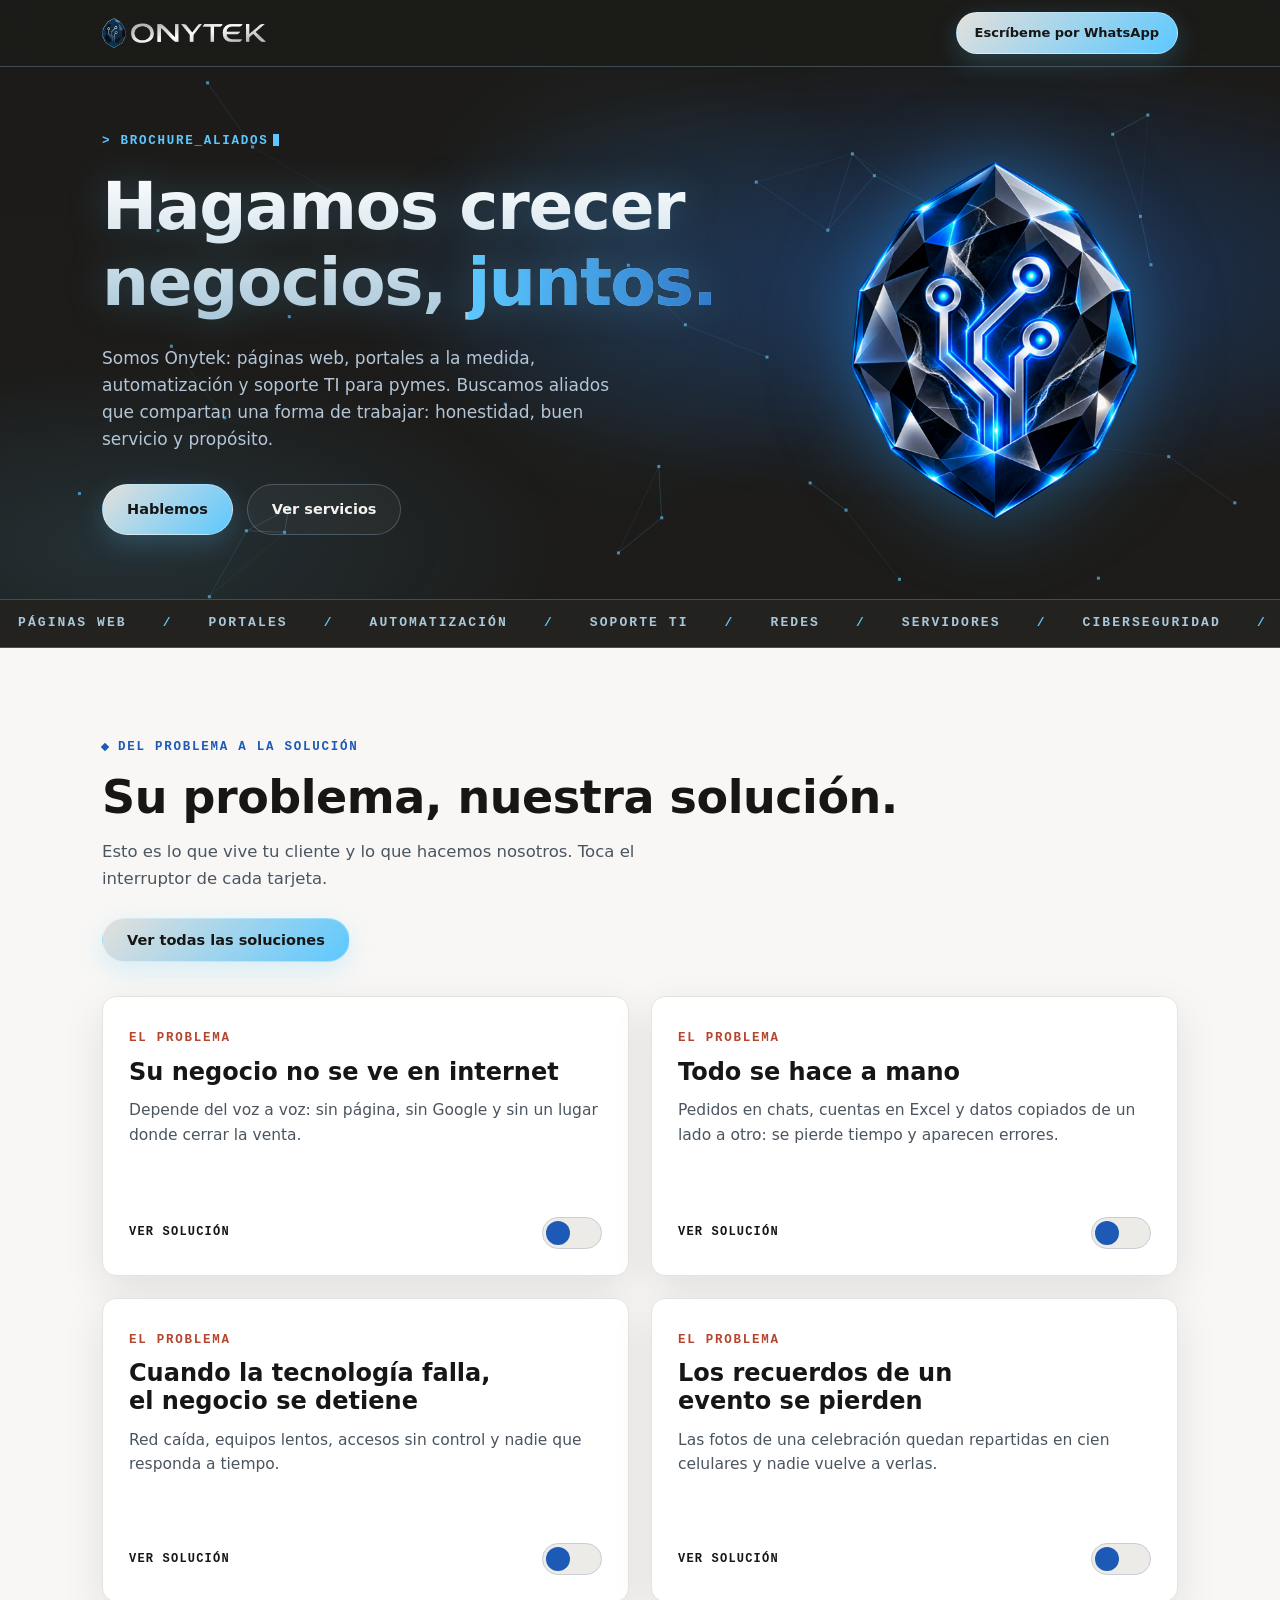
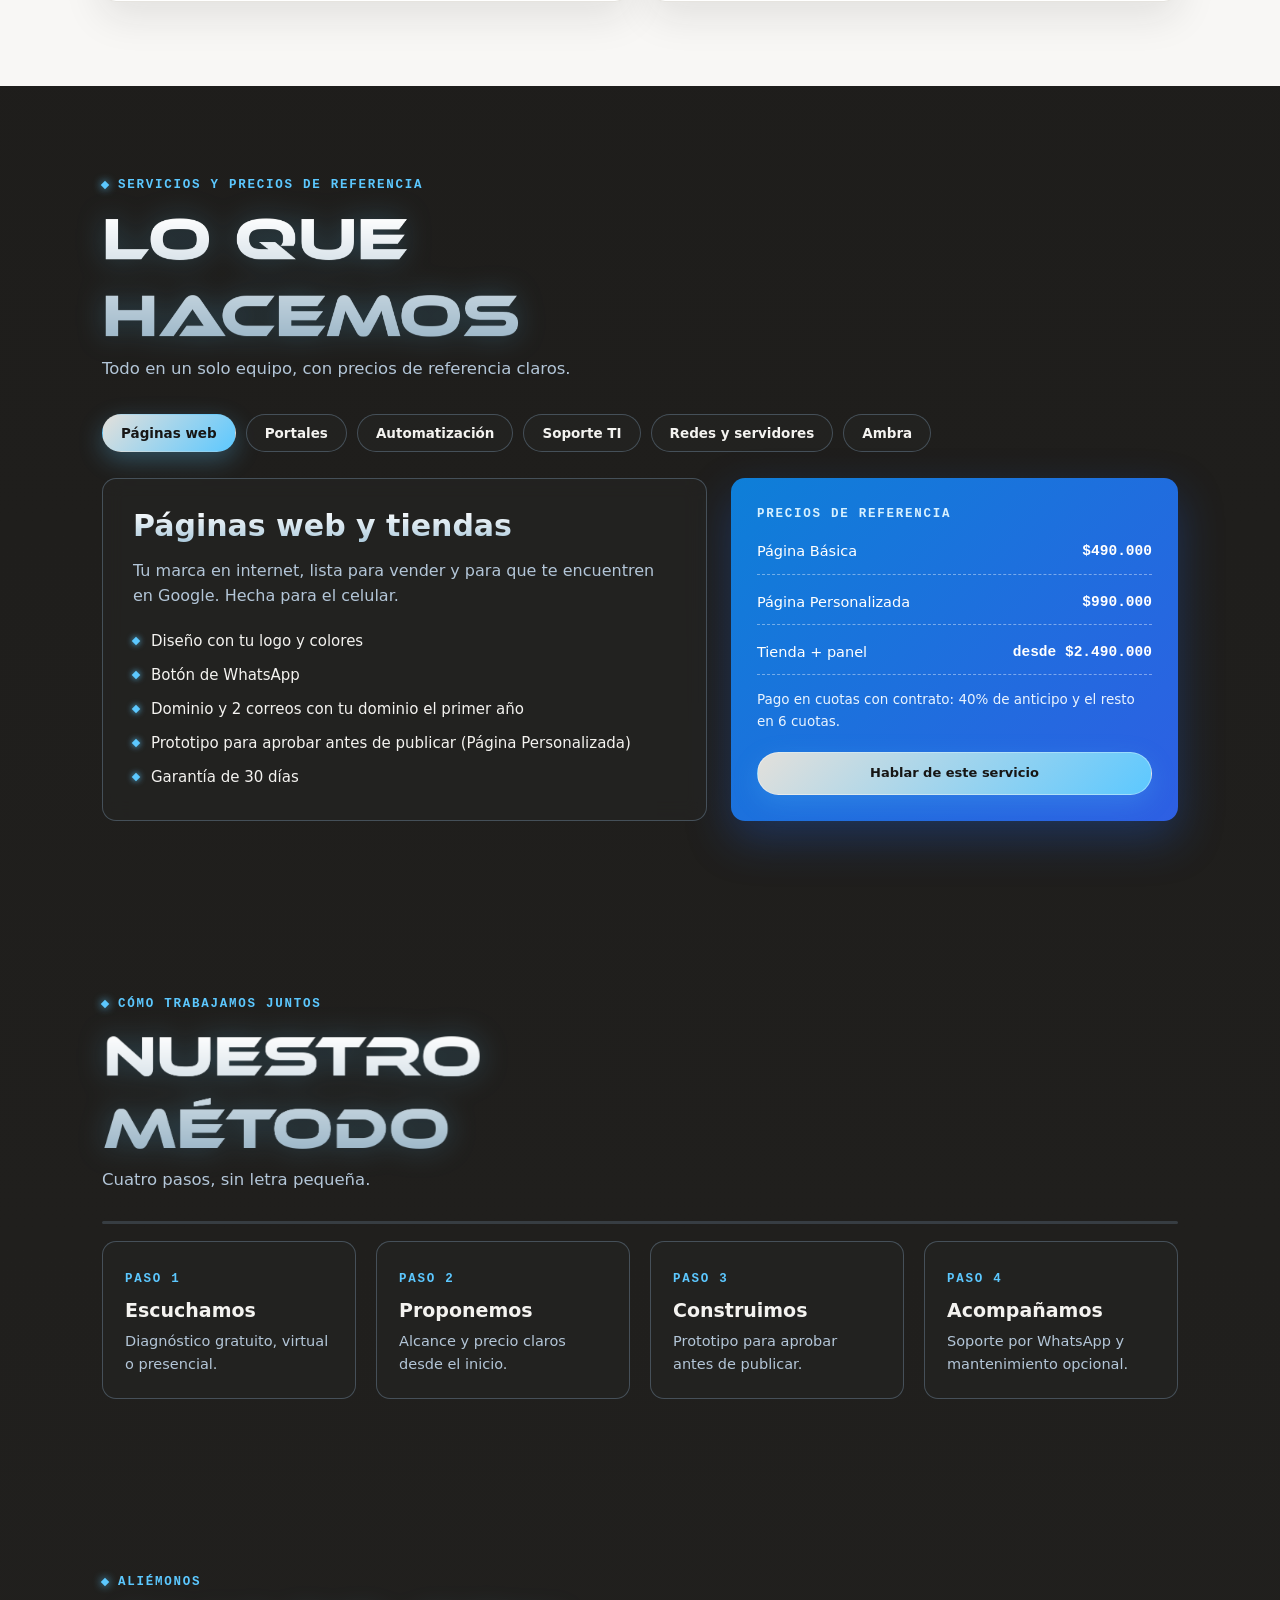
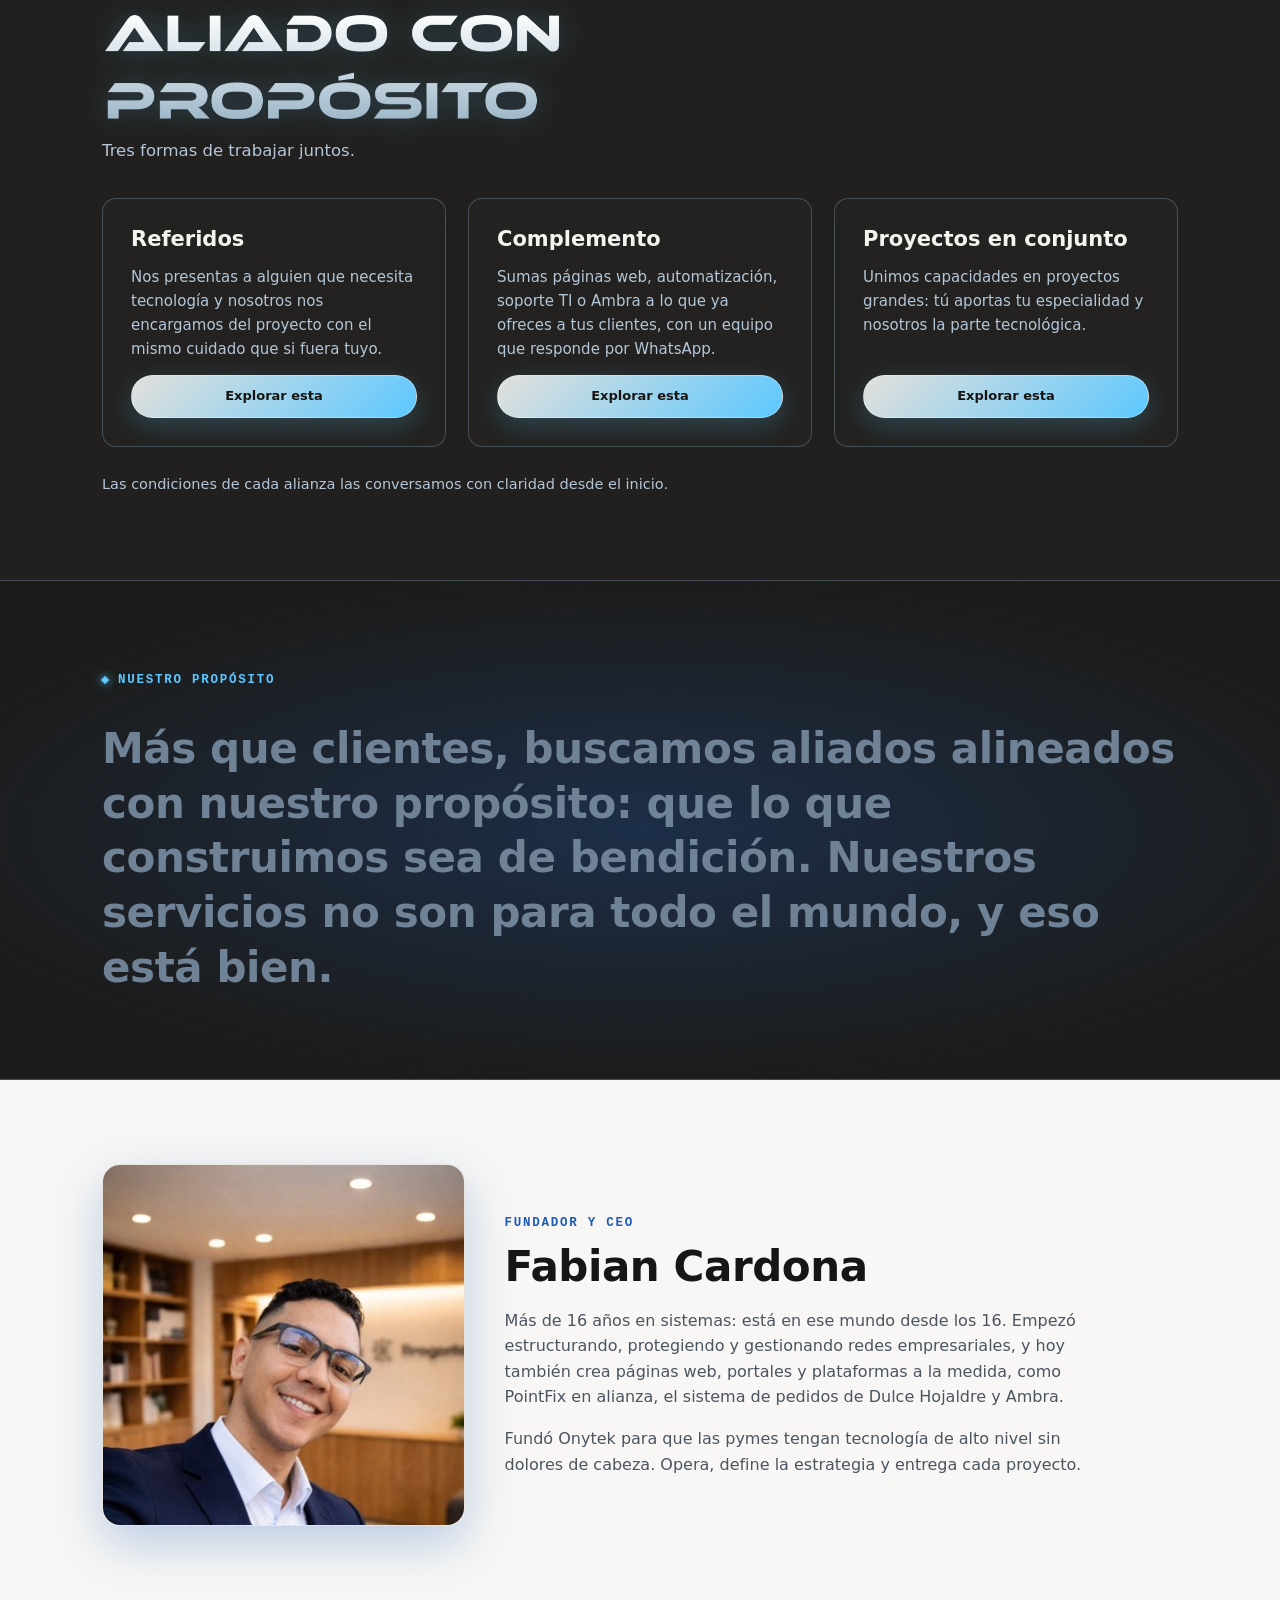
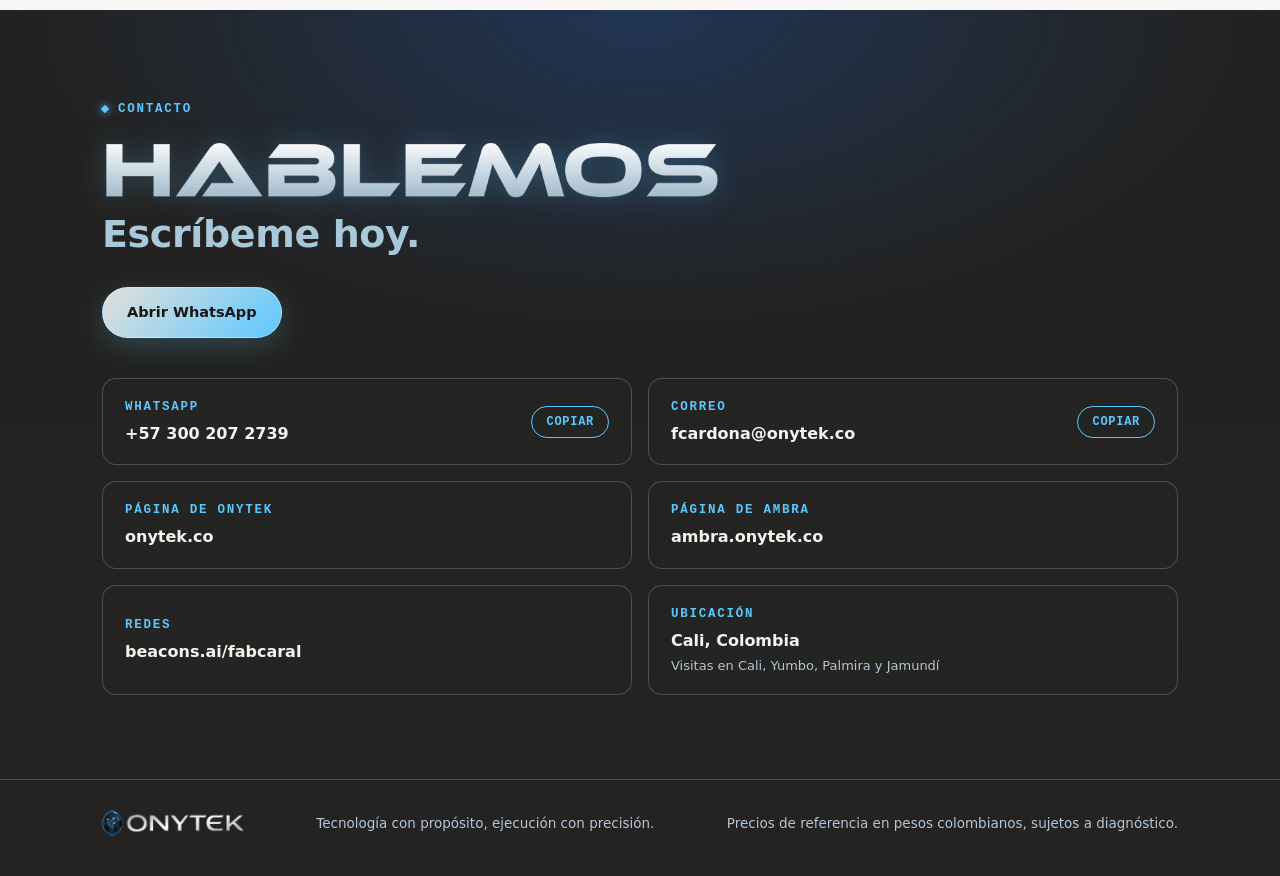
<file: aliados/index.html>
<!DOCTYPE html>
<html lang="es">
<head>
<meta charset="utf-8">
<meta name="viewport" content="width=device-width, initial-scale=1">
<base href="/aliados/">
<meta name="robots" content="noindex">
<title>Aliados Onytek</title>
<style>
/* Identidad de onytek.co: ónix cálido, neón #5CC8FF, Verdana, píldoras con degradado, tarjetas de vidrio. */
:root{
  --bg:#1C1B19; --bg2:#242321; --neon:#5CC8FF; --blue:#1D5AB5; --cy:#12B3E8; --ice:#A9C8DA;
  --paper:#F8F7F5; --ink:#171615; --ink2:#4A5560; --txt:#F4F3F0; --mute:#B3C6D8;
  --line:rgba(160,200,235,.28); --glass:rgba(38,37,35,.6);
  --body:Verdana,Geneva,"DejaVu Sans",sans-serif; --mono:"Courier New",Courier,monospace;
  color-scheme:dark;
}
*{box-sizing:border-box;margin:0;padding:0}
html{scroll-behavior:smooth}
body{background:linear-gradient(180deg,#1C1B19,#242321);color:var(--txt);font-family:var(--body);font-size:16px;line-height:1.6;-webkit-font-smoothing:antialiased;overflow-x:hidden}
img{max-width:100%;display:block}
a{color:inherit}
:focus-visible{outline:2px solid var(--neon);outline-offset:3px}
.wrap{max-width:1120px;margin:0 auto;padding:0 22px}
h1,h2,h3{font-weight:700;line-height:1.15;text-wrap:balance}
.mono{font-family:var(--mono);font-weight:700;font-size:12.5px;letter-spacing:.14em;text-transform:uppercase}
#bar{position:fixed;left:0;top:0;height:3px;width:100%;background:linear-gradient(90deg,var(--blue),var(--neon));box-shadow:0 0 12px var(--neon);transform:scaleX(0);transform-origin:0 50%;z-index:60}
#spot{position:fixed;inset:0;pointer-events:none;z-index:1;background:radial-gradient(420px circle at var(--x,50%) var(--y,30%),rgba(92,200,255,.08),transparent 60%)}
.top{position:sticky;top:0;z-index:50;background:rgba(28,27,25,.78);backdrop-filter:blur(12px);border-bottom:1px solid var(--line)}
.top .wrap{display:flex;align-items:center;justify-content:space-between;gap:12px;height:66px}
.top img{height:30px;width:auto}
/* botones: píldora con degradado */
.btn{position:relative;overflow:hidden;display:inline-flex;align-items:center;justify-content:center;gap:10px;font-family:var(--body);font-weight:700;font-size:14.5px;text-decoration:none;padding:13px 24px;border-radius:999px;border:1px solid rgba(255,255,255,.35);background:linear-gradient(135deg,#E3E0DB,#5CC8FF);color:#171615;box-shadow:0 8px 26px rgba(92,200,255,.22);transition:transform .2s,box-shadow .3s;cursor:pointer}
.btn::after{content:"";position:absolute;top:0;bottom:0;left:-60%;width:40%;background:linear-gradient(100deg,transparent,rgba(255,255,255,.7),transparent);transform:skewX(-20deg);transition:left .6s}
.btn:hover{transform:translateY(-2px);box-shadow:0 12px 36px rgba(92,200,255,.5),0 0 0 1px rgba(92,200,255,.6)}
.btn:hover::after{left:120%}
.btn:active{transform:translateY(0)}
.btn.ghost{background:rgba(255,255,255,.04);color:var(--txt);border-color:var(--line);box-shadow:none}
.btn.ghost:hover{border-color:var(--neon);box-shadow:0 0 24px rgba(92,200,255,.3)}
.btn.sm{padding:10px 18px;font-size:13px}
/* hero */
.hero{position:relative;overflow:hidden;border-bottom:1px solid var(--line)}
.hero::before{content:"";position:absolute;inset:0;background:radial-gradient(ellipse 70% 60% at 75% 40%,rgba(29,90,181,.45),transparent 70%),radial-gradient(ellipse 50% 50% at 10% 90%,rgba(92,200,255,.12),transparent 70%)}
#net{position:absolute;inset:0;width:100%;height:100%}
.hero .wrap{position:relative;display:grid;grid-template-columns:1.25fr .75fr;gap:24px;align-items:center;padding-top:64px;padding-bottom:64px}
.term{color:var(--neon);margin-bottom:18px}
.term i{display:inline-block;width:.55em;height:1em;background:var(--neon);vertical-align:-2px;margin-left:4px;animation:blink 1s steps(1) infinite}
@keyframes blink{50%{opacity:0}}
.hero h1{font-size:clamp(34px,6.2vw,66px);font-weight:700;letter-spacing:-.02em;background:linear-gradient(180deg,#FFFFFF,#A9C8DA);-webkit-background-clip:text;background-clip:text;color:transparent;filter:drop-shadow(0 0 18px rgba(92,200,255,.25));animation:blurin 1s both}
.hero h1 em{font-style:normal;background:linear-gradient(90deg,#5CC8FF,#1D5AB5 140%);-webkit-background-clip:text;background-clip:text;color:transparent}
@keyframes blurin{from{filter:blur(12px);opacity:.2}to{opacity:1}}
.hero p.lead{max-width:540px;font-size:17px;color:var(--mute);margin-top:24px}
.cta{display:flex;flex-wrap:wrap;gap:14px;margin-top:30px}
.crystal{position:relative;display:grid;place-items:center}
.crystal img{width:min(100%,380px);animation:float 6s ease-in-out infinite;transition:transform .15s ease-out;filter:drop-shadow(0 0 40px rgba(42,139,216,.55))}
@keyframes float{50%{translate:0 -14px}}
/* marquee */
.marq{border-bottom:1px solid var(--line);background:rgba(38,37,35,.7);overflow:hidden;white-space:nowrap}
.marq div{display:inline-block;padding:13px 0;font-family:var(--mono);font-weight:700;text-transform:uppercase;letter-spacing:.16em;font-size:13px;color:var(--ice);animation:slide 30s linear infinite}
.marq span{margin:0 18px}.marq span:nth-child(even){color:var(--neon)}
@keyframes slide{to{transform:translateX(-50%)}}
/* secciones */
section{position:relative;z-index:2}
.sec{padding:84px 0}
.sec h2{font-size:clamp(28px,4.4vw,46px);letter-spacing:-.01em}
.hl{display:block;width:min(100%,520px);height:auto;margin:6px 0 4px;filter:drop-shadow(0 0 14px rgba(92,200,255,.25));animation:blurin .9s both}
.sr{position:absolute;width:1px;height:1px;overflow:hidden;clip:rect(0 0 0 0);white-space:nowrap}
.kick{display:inline-flex;align-items:center;gap:10px;margin-bottom:14px;color:var(--neon)}
.kick::before{content:"";width:6px;height:6px;background:var(--neon);transform:rotate(45deg);box-shadow:0 0 8px var(--neon)}
.paper{background:var(--paper);color:var(--ink)}
.paper .kick{color:var(--blue)}.paper .kick::before{background:var(--blue);box-shadow:none}
.paper .sub{color:var(--ink2)}
.sub{max-width:620px;margin-top:16px;color:var(--mute);font-size:16.5px}
/* problema / solución */
.tools{display:flex;flex-wrap:wrap;align-items:center;gap:16px;margin-top:26px}
.pgrid{display:grid;grid-template-columns:repeat(2,1fr);gap:22px;margin-top:34px}
.pc{background:#FFFFFF;color:var(--ink);border:1px solid #E6E4DF;border-radius:14px;box-shadow:0 14px 40px rgba(34,32,30,.10);padding:26px;display:flex;flex-direction:column;gap:18px;transition:background .4s,color .4s,box-shadow .4s,border-color .4s}
.pc[data-on="true"]{background:linear-gradient(135deg,#0E7FD8 0%,#2E5FE3 100%);color:#fff;border-color:transparent;box-shadow:0 18px 44px rgba(30,90,200,.38)}
.faces{display:grid}
.face{grid-area:1/1;transition:opacity .35s,transform .35s}
.face.sol{opacity:0;transform:translateY(12px);visibility:hidden}
.pc[data-on="true"] .face.prob{opacity:0;transform:translateY(-12px);visibility:hidden}
.pc[data-on="true"] .face.sol{opacity:1;transform:none;visibility:visible}
.tag{font-family:var(--mono);font-weight:700;font-size:12.5px;letter-spacing:.14em;text-transform:uppercase}
.prob .tag{color:#B4452E}
.sol .tag{color:#D7F1FF}
.face h3{font-size:clamp(19px,2.4vw,24px);margin:10px 0 12px}
.face p{font-size:15.5px;line-height:1.6}
.prob p{color:var(--ink2)}
.sol p{color:#F1F7FF}
.price{display:inline-block;margin-top:14px;padding:7px 16px;border-radius:999px;background:rgba(255,255,255,.2);border:1px solid rgba(255,255,255,.5);color:#fff;font-family:var(--mono);font-weight:700;font-size:13px}
.swrow{display:flex;align-items:center;justify-content:space-between;gap:14px;margin-top:auto}
.swrow span{font-family:var(--mono);font-weight:700;font-size:12px;letter-spacing:.1em;text-transform:uppercase}
.sw{position:relative;width:60px;height:32px;border:1px solid #C9CED4;background:#ECEBE8;color:inherit;cursor:pointer;border-radius:999px;flex:none;transition:background .3s,border-color .3s}
.sw::after{content:"";position:absolute;top:3px;left:3px;width:24px;height:24px;border-radius:50%;background:var(--blue);transition:transform .3s cubic-bezier(.3,1.4,.5,1),background .3s}
.pc[data-on="true"] .sw{background:rgba(255,255,255,.25);border-color:rgba(255,255,255,.7)}
.pc[data-on="true"] .sw::after{transform:translateX(28px);background:#fff}
/* servicios */
.tabs{display:flex;flex-wrap:wrap;gap:10px;margin:32px 0 0}
.tab{font-family:var(--body);font-weight:700;font-size:13.5px;padding:10px 18px;border-radius:999px;border:1px solid var(--line);background:var(--glass);color:var(--txt);cursor:pointer;transition:background .2s,color .2s,border-color .2s,box-shadow .3s}
.tab:hover{border-color:var(--neon);box-shadow:0 0 20px rgba(92,200,255,.25)}
.tab[aria-selected="true"]{background:linear-gradient(135deg,#E3E0DB,#5CC8FF);color:#171615;border-color:transparent;box-shadow:0 8px 24px rgba(92,200,255,.3)}
.panel{display:grid;grid-template-columns:1.15fr .85fr;gap:24px;margin-top:26px;animation:pin .35s ease both}
@keyframes pin{from{transform:translateY(10px)}to{transform:none}}
.panel .desc{border:1px solid var(--line);background:var(--glass);backdrop-filter:blur(10px);border-radius:14px;padding:30px}
.panel .desc h3{font-size:clamp(22px,3vw,30px);margin-bottom:14px;background:linear-gradient(180deg,#fff,#A9C8DA);-webkit-background-clip:text;background-clip:text;color:transparent}
.panel .desc p{color:var(--mute);font-size:16px}
.panel ul{list-style:none;margin-top:20px;display:grid;gap:10px}
.panel li{display:flex;gap:12px;align-items:flex-start;font-size:15px}
.panel li::before{content:"";flex:none;width:6px;height:6px;margin-top:9px;background:var(--neon);transform:rotate(45deg);box-shadow:0 0 6px var(--neon)}
.pricebox{background:linear-gradient(135deg,#0E7FD8 0%,#2E5FE3 100%);color:#fff;border-radius:14px;box-shadow:0 18px 44px rgba(30,90,200,.35);padding:26px;display:flex;flex-direction:column;gap:6px}
.pricebox .mono{color:#D7F1FF}
.pl{display:flex;justify-content:space-between;gap:12px;padding:10px 0;border-bottom:1px dashed rgba(255,255,255,.4);font-size:14.5px}
.pl b{font-family:var(--mono);font-weight:700;white-space:nowrap}
.pricebox .note{font-size:13.5px;margin-top:8px;color:#EAF4FF}
.pricebox .btn{margin-top:14px}
/* proceso */
.steps{position:relative;display:grid;grid-template-columns:repeat(4,1fr);gap:20px;margin-top:48px}
.track{position:absolute;left:0;right:0;top:-20px;height:3px;border-radius:3px;background:rgba(160,200,235,.18)}
.track i{position:absolute;left:0;top:0;bottom:0;width:calc(var(--p,1)*100%);border-radius:3px;background:linear-gradient(90deg,var(--blue),var(--neon));box-shadow:0 0 10px var(--neon)}
.st{border:1px solid var(--line);background:var(--glass);backdrop-filter:blur(10px);border-radius:14px;padding:22px;transition:transform .25s,border-color .3s,box-shadow .3s}
.st:hover{transform:translateY(-4px);border-color:var(--neon);box-shadow:0 14px 36px rgba(92,200,255,.18)}
.st h3{font-size:19px;margin:10px 0 8px}
.st p{color:var(--mute);font-size:14.5px}
.st .mono{color:var(--neon)}
/* alianzas */
.agrid{display:grid;grid-template-columns:repeat(3,1fr);gap:22px;margin-top:34px}
.ac{position:relative;border:1px solid var(--line);background:var(--glass);backdrop-filter:blur(10px);border-radius:14px;padding:28px;display:flex;flex-direction:column;gap:14px;transition:transform .25s,box-shadow .3s,border-color .3s}
.ac:hover{transform:translateY(-5px);border-color:var(--neon);box-shadow:0 20px 50px rgba(29,90,181,.35)}
.ac h3{font-size:21px}
.ac p{color:var(--mute);flex:1;font-size:15px}
.fine{margin-top:26px;color:var(--mute);font-size:14.5px}
/* propósito */
.purpose{background:radial-gradient(ellipse 80% 70% at 50% 50%,rgba(29,90,181,.3),transparent 75%),#1C1B19;border-block:1px solid var(--line)}
.big{font-size:clamp(22px,3.8vw,42px);line-height:1.3;letter-spacing:-.01em;margin-top:18px;font-weight:700}
.big .w{color:#6F8296;transition:color .3s}
.big .w.on{color:#F4F3F0}
.big .w.on.hi{color:var(--neon);text-shadow:0 0 18px rgba(92,200,255,.5)}
/* fabian */
.who{display:grid;grid-template-columns:.7fr 1.3fr;gap:40px;align-items:center}
.who figure{border-radius:18px;overflow:hidden;border:1px solid #E6E4DF;box-shadow:0 18px 50px rgba(29,90,181,.28)}
.who img{width:100%;aspect-ratio:1/1;object-fit:cover;object-position:50% 20%}
.who h2{font-size:clamp(28px,4vw,42px)}
.who p{margin-top:16px;color:var(--ink2);font-size:16px;max-width:600px}
.who .role{color:var(--blue);margin-bottom:10px;display:block}
/* contacto */
.contact{background:radial-gradient(ellipse 70% 60% at 50% 0%,rgba(29,90,181,.35),transparent 70%)}
.contact .hl{width:min(100%,620px)}
.contact h2.t2{font-size:clamp(24px,4vw,38px);margin-top:12px;color:var(--ice)}
.cgrid{display:grid;grid-template-columns:repeat(2,1fr);gap:16px;margin-top:40px}
.ci{border:1px solid var(--line);background:var(--glass);backdrop-filter:blur(10px);border-radius:14px;padding:18px 22px;display:flex;align-items:center;justify-content:space-between;gap:14px;transition:border-color .3s,box-shadow .3s}
.ci:hover{border-color:var(--neon);box-shadow:0 0 24px rgba(92,200,255,.18)}
.ci .l{display:block;color:var(--neon);margin-bottom:4px}
.ci a.v,.ci .v{font-weight:700;font-size:16px;word-break:break-word;text-decoration:none}
.ci a.v:hover{color:var(--neon)}
.cp{font-family:var(--mono);font-weight:700;font-size:12px;letter-spacing:.06em;text-transform:uppercase;padding:8px 14px;border-radius:999px;border:1px solid var(--neon);background:transparent;color:var(--neon);cursor:pointer;flex:none;transition:background .2s,color .2s}
.cp:hover{background:var(--neon);color:#171615}
footer{position:relative;z-index:2;border-top:1px solid var(--line);padding:30px 0 40px;color:var(--mute);font-size:13.5px}
footer .wrap{display:flex;flex-wrap:wrap;gap:14px;align-items:center;justify-content:space-between}
footer img{height:26px}
@media (max-width:860px){
  .hero .wrap{grid-template-columns:1fr;padding-top:36px}
  .crystal{order:-1;max-width:240px}
  .pgrid,.agrid,.cgrid,.panel,.who{grid-template-columns:1fr}
  .steps{grid-template-columns:repeat(2,1fr)}
  .sec{padding:60px 0}
  .who figure{max-width:320px}
}
@media (max-width:520px){
  .steps{grid-template-columns:1fr}
  .top .btn span.long{display:none}
  .hero p.lead{font-size:15.5px}
}
@media (prefers-reduced-motion:reduce){
  *{animation:none!important;transition:none!important;scroll-behavior:auto!important}
}
</style>
</head>
<body>
<div id="bar"></div>
<div id="spot" aria-hidden="true"></div>

<header class="top">
  <div class="wrap">
    <img src="assets/logo-h.png" alt="Onytek">
    <a class="btn sm" data-wa="Hola Fabian, vi el brochure de Onytek y quiero hablar de una alianza." href="https://wa.me/573002072739" target="_blank" rel="noopener"><span><span class="long">Escríbeme por </span>WhatsApp</span></a>
  </div>
</header>

<section class="hero" id="inicio">
  <canvas id="net" aria-hidden="true"></canvas>
  <div class="wrap">
    <div>
      <div class="mono term">&gt; brochure_aliados<i></i></div>
      <h1>Hagamos crecer negocios, <em>juntos.</em></h1>
      <p class="lead">Somos Onytek: páginas web, portales a la medida, automatización y soporte TI para pymes. Buscamos aliados que compartan una forma de trabajar: honestidad, buen servicio y propósito.</p>
      <div class="cta">
        <a class="btn" data-wa="Hola Fabian, vi el brochure de Onytek y quiero hablar de una alianza." href="https://wa.me/573002072739" target="_blank" rel="noopener">Hablemos</a>
        <a class="btn ghost" href="#servicios">Ver servicios</a>
      </div>
    </div>
    <div class="crystal" id="crystal"><img src="assets/isotipo.png" alt="Cristal con circuito, isotipo de Onytek" width="380" height="374"></div>
  </div>
</section>

<div class="marq" aria-hidden="true"><div id="marq"></div></div>

<section class="sec paper" id="problemas">
  <div class="wrap">
    <span class="mono kick">Del problema a la solución</span>
    <h2>Su problema, nuestra solución.</h2>
    <p class="sub">Esto es lo que vive tu cliente y lo que hacemos nosotros. Toca el interruptor de cada tarjeta.</p>
    <div class="tools"><button class="btn" id="allSol" type="button">Ver todas las soluciones</button></div>
    <div class="pgrid" id="pgrid">
      <article class="pc" data-on="false">
        <div class="faces">
          <div class="face prob"><span class="tag">El problema</span><h3>Su negocio no se ve en internet</h3><p>Depende del voz a voz: sin página, sin Google y sin un lugar donde cerrar la venta.</p></div>
          <div class="face sol"><span class="tag">Cómo lo resolvemos</span><h3>Páginas web y tiendas con panel</h3><p>Diseño con su logo y colores, pensado para el celular, con WhatsApp, dominio y 2 correos el primer año.</p><span class="price">Desde $490.000</span></div>
        </div>
        <div class="swrow"><span>Ver solución</span><button class="sw" type="button" role="switch" aria-checked="false" aria-label="Ver la solución a: su negocio no se ve en internet"></button></div>
      </article>
      <article class="pc" data-on="false">
        <div class="faces">
          <div class="face prob"><span class="tag">El problema</span><h3>Todo se hace a mano</h3><p>Pedidos en chats, cuentas en Excel y datos copiados de un lado a otro: se pierde tiempo y aparecen errores.</p></div>
          <div class="face sol"><span class="tag">Cómo lo resolvemos</span><h3>Portales y automatización</h3><p>Paneles de administración, pedidos con avisos por WhatsApp, inventario, contabilidad y flujos con n8n.</p><span class="price">A cotizar según alcance</span></div>
        </div>
        <div class="swrow"><span>Ver solución</span><button class="sw" type="button" role="switch" aria-checked="false" aria-label="Ver la solución a: todo se hace a mano"></button></div>
      </article>
      <article class="pc" data-on="false">
        <div class="faces">
          <div class="face prob"><span class="tag">El problema</span><h3>Cuando la tecnología falla, el negocio se detiene</h3><p>Red caída, equipos lentos, accesos sin control y nadie que responda a tiempo.</p></div>
          <div class="face sol"><span class="tag">Cómo lo resolvemos</span><h3>Soporte TI proactivo</h3><p>Mantenimiento preventivo, redes, servidores y ciberseguridad, en plan mensual o por demanda.</p><span class="price">Desde $390.000 al mes</span></div>
        </div>
        <div class="swrow"><span>Ver solución</span><button class="sw" type="button" role="switch" aria-checked="false" aria-label="Ver la solución a: cuando la tecnología falla, el negocio se detiene"></button></div>
      </article>
      <article class="pc" data-on="false">
        <div class="faces">
          <div class="face prob"><span class="tag">El problema</span><h3>Los recuerdos de un evento se pierden</h3><p>Las fotos de una celebración quedan repartidas en cien celulares y nadie vuelve a verlas.</p></div>
          <div class="face sol"><span class="tag">Cómo lo resolvemos</span><h3>Ambra, portal de fotos con QR</h3><p>Los invitados suben fotos, videos y mensajes sin registrarse, y el anfitrión recibe todo en una galería para guardar y descargar.</p><span class="price">Desde $499.900 por evento</span></div>
        </div>
        <div class="swrow"><span>Ver solución</span><button class="sw" type="button" role="switch" aria-checked="false" aria-label="Ver la solución a: los recuerdos de un evento se pierden"></button></div>
      </article>
    </div>
  </div>
</section>

<section class="sec" id="servicios">
  <div class="wrap">
    <span class="mono kick">Servicios y precios de referencia</span>
    <h2 class="sr">Lo que hacemos: todo en un solo equipo</h2><img class="hl" src="assets/h-servicios.png" alt="" width="730" height="217" style="max-width:420px"><p class="sub">Todo en un solo equipo, con precios de referencia claros.</p>
    <div class="tabs" role="tablist" aria-label="Servicios de Onytek" id="tabs"></div>
    <div class="panel" id="panel" role="tabpanel" tabindex="0"></div>
  </div>
</section>

<section class="sec" id="proceso">
  <div class="wrap">
    <span class="mono kick">Cómo trabajamos juntos</span>
    <h2 class="sr">Nuestro método: cuatro pasos, sin letra pequeña</h2><img class="hl" src="assets/h-metodo.png" alt="" width="985" height="303" style="max-width:380px"><p class="sub">Cuatro pasos, sin letra pequeña.</p>
    <div class="steps" id="steps">
      <div class="track"><i></i></div>
      <div class="st"><span class="mono">Paso 1</span><h3>Escuchamos</h3><p>Diagnóstico gratuito, virtual o presencial.</p></div>
      <div class="st"><span class="mono">Paso 2</span><h3>Proponemos</h3><p>Alcance y precio claros desde el inicio.</p></div>
      <div class="st"><span class="mono">Paso 3</span><h3>Construimos</h3><p>Prototipo para aprobar antes de publicar.</p></div>
      <div class="st"><span class="mono">Paso 4</span><h3>Acompañamos</h3><p>Soporte por WhatsApp y mantenimiento opcional.</p></div>
    </div>
  </div>
</section>

<section class="sec" id="alianzas">
  <div class="wrap">
    <span class="mono kick">Aliémonos</span>
    <h2 class="sr">Aliado con propósito: tres formas de trabajar juntos</h2><img class="hl" src="assets/h-alianza.png" alt="" width="910" height="217" style="max-width:460px"><p class="sub">Tres formas de trabajar juntos.</p>
    <div class="agrid">
      <article class="ac"><h3>Referidos</h3><p>Nos presentas a alguien que necesita tecnología y nosotros nos encargamos del proyecto con el mismo cuidado que si fuera tuyo.</p><a class="btn sm" data-wa="Hola Fabian, quiero explorar una alianza por referidos con Onytek." href="https://wa.me/573002072739" target="_blank" rel="noopener">Explorar esta</a></article>
      <article class="ac"><h3>Complemento</h3><p>Sumas páginas web, automatización, soporte TI o Ambra a lo que ya ofreces a tus clientes, con un equipo que responde por WhatsApp.</p><a class="btn sm" data-wa="Hola Fabian, quiero explorar una alianza para complementar mis servicios con los de Onytek." href="https://wa.me/573002072739" target="_blank" rel="noopener">Explorar esta</a></article>
      <article class="ac"><h3>Proyectos en conjunto</h3><p>Unimos capacidades en proyectos grandes: tú aportas tu especialidad y nosotros la parte tecnológica.</p><a class="btn sm" data-wa="Hola Fabian, quiero explorar proyectos en conjunto con Onytek." href="https://wa.me/573002072739" target="_blank" rel="noopener">Explorar esta</a></article>
    </div>
    <p class="fine">Las condiciones de cada alianza las conversamos con claridad desde el inicio.</p>
  </div>
</section>

<section class="sec purpose" id="proposito">
  <div class="wrap">
    <span class="mono kick">Nuestro propósito</span>
    <p class="big" id="big">Más que clientes, buscamos aliados alineados con nuestro propósito: que lo que construimos sea de bendición. Nuestros servicios no son para todo el mundo, y eso está bien.</p>
  </div>
</section>

<section class="sec paper" id="equipo">
  <div class="wrap who">
    <figure><img src="assets/fabian.jpg" alt="Fabian Cardona" width="360" height="360"></figure>
    <div>
      <span class="mono role">Fundador y CEO</span>
      <h2>Fabian Cardona</h2>
      <p>Más de 16 años en sistemas: está en ese mundo desde los 16. Empezó estructurando, protegiendo y gestionando redes empresariales, y hoy también crea páginas web, portales y plataformas a la medida, como PointFix en alianza, el sistema de pedidos de Dulce Hojaldre y Ambra.</p>
      <p>Fundó Onytek para que las pymes tengan tecnología de alto nivel sin dolores de cabeza. Opera, define la estrategia y entrega cada proyecto.</p>
    </div>
  </div>
</section>

<section class="sec contact" id="contacto">
  <div class="wrap">
    <span class="mono kick">Contacto</span>
    <h2 class="sr">Hablemos</h2><img class="hl" src="assets/h-contacto.png" alt="" width="953" height="95"><h2 class="t2">Escríbeme hoy.</h2>
    <div class="cta" style="margin-top:30px">
      <a class="btn" data-wa="Hola Fabian, vi el brochure de Onytek y quiero hablar de una alianza." href="https://wa.me/573002072739" target="_blank" rel="noopener">Abrir WhatsApp</a>
    </div>
    <div class="cgrid">
      <div class="ci"><div><span class="mono l">WhatsApp</span><span class="v">+57 300 207 2739</span></div><button class="cp" type="button" data-copy="+57 300 207 2739">Copiar</button></div>
      <div class="ci"><div><span class="mono l">Correo</span><a class="v" href="mailto:fcardona@onytek.co">fcardona@onytek.co</a></div><button class="cp" type="button" data-copy="fcardona@onytek.co">Copiar</button></div>
      <div class="ci"><div><span class="mono l">Página de Onytek</span><a class="v" href="https://onytek.co" target="_blank" rel="noopener">onytek.co</a></div></div>
      <div class="ci"><div><span class="mono l">Página de Ambra</span><a class="v" href="https://ambra.onytek.co/" target="_blank" rel="noopener">ambra.onytek.co</a></div></div>
      <div class="ci"><div><span class="mono l">Redes</span><a class="v" href="https://beacons.ai/fabcaral" target="_blank" rel="noopener">beacons.ai/fabcaral</a></div></div>
      <div class="ci"><div><span class="mono l">Ubicación</span><span class="v">Cali, Colombia</span><div style="color:var(--mute);font-size:13px;margin-top:2px">Visitas en Cali, Yumbo, Palmira y Jamundí</div></div></div>
    </div>
  </div>
</section>

<footer>
  <div class="wrap">
    <img src="assets/logo-h.png" alt="Onytek">
    <span>Tecnología con propósito, ejecución con precisión.</span>
    <span>Precios de referencia en pesos colombianos, sujetos a diagnóstico.</span>
  </div>
</footer>

<script>
(function(){
  var rm = window.matchMedia('(prefers-reduced-motion: reduce)').matches;
  var WA='https://wa.me/573002072739?text=';
  document.querySelectorAll('[data-wa]').forEach(function(a){a.href=WA+encodeURIComponent(a.getAttribute('data-wa'));});

  /* marquee */
  var words=['Páginas web','Portales','Automatización','Soporte TI','Redes','Servidores','Ciberseguridad','Ambra'];
  var m=''; for(var k=0;k<2;k++){ for(var i=0;i<words.length;i++){ m+='<span>'+words[i]+'</span><span>/</span>'; } }
  document.getElementById('marq').innerHTML=m;

  /* problema / solución */
  var cards=[].slice.call(document.querySelectorAll('.pc'));
  function setCard(c,on){ c.setAttribute('data-on',on?'true':'false'); var s=c.querySelector('.sw'); s.setAttribute('aria-checked',on?'true':'false'); c.querySelector('.swrow span').textContent=on?'Ver problema':'Ver solución'; }
  var touched=false;
  cards.forEach(function(c){ c.querySelector('.sw').addEventListener('click',function(){ touched=true; setCard(c,c.getAttribute('data-on')!=='true'); syncAll(); }); });
  var allBtn=document.getElementById('allSol');
  function syncAll(){ var all=cards.every(function(c){return c.getAttribute('data-on')==='true';}); allBtn.textContent=all?'Volver a los problemas':'Ver todas las soluciones'; allBtn.setAttribute('data-all',all?'1':'0'); }
  allBtn.addEventListener('click',function(){ touched=true; var all=allBtn.getAttribute('data-all')==='1'; cards.forEach(function(c){setCard(c,!all);}); syncAll(); });
  if('IntersectionObserver' in window && !rm){
    var demoed=false;
    new IntersectionObserver(function(es,o){ es.forEach(function(e){ if(e.isIntersecting && !demoed){ demoed=true; cards.forEach(function(c,i){ setTimeout(function(){ if(!touched){ setCard(c,true); syncAll(); } }, 1400+i*700); }); o.disconnect(); } }); },{threshold:.35}).observe(document.getElementById('pgrid'));
  }

  /* servicios */
  var S=[
   {id:'web',n:'Páginas web',t:'Páginas web y tiendas',d:'Tu marca en internet, lista para vender y para que te encuentren en Google. Hecha para el celular.',b:['Diseño con tu logo y colores','Botón de WhatsApp','Dominio y 2 correos con tu dominio el primer año','Prototipo para aprobar antes de publicar (Página Personalizada)','Garantía de 30 días'],p:[['Página Básica','$490.000'],['Página Personalizada','$990.000'],['Tienda + panel','desde $2.490.000']],note:'Pago en cuotas con contrato: 40% de anticipo y el resto en 6 cuotas.',wa:'Hola Fabian, soy aliado y me interesa el servicio de páginas web de Onytek.'},
   {id:'portales',n:'Portales',t:'Portales y plataformas',d:'Sistemas hechos a la medida de tu operación, con panel de administración y automatizaciones que trabajan por ti. Así nació PointFix.',b:['Pedidos, órdenes y seguimiento con avisos por WhatsApp','Inventario, punto de venta y contabilidad','Panel de administración propio'],p:[['Desarrollo a la medida','A cotizar']],note:'El precio depende del alcance. Lo definimos contigo en el diagnóstico.',wa:'Hola Fabian, soy aliado y me interesa el servicio de portales a la medida de Onytek.'},
   {id:'auto',n:'Automatización',t:'Flujos de trabajo con n8n',d:'Conectamos tus aplicaciones para que hablen entre sí y el trabajo repetitivo se haga solo.',b:['n8n, WhatsApp, correo y hojas de cálculo','Menos errores y más tiempo para vender y crecer','Procesos B2B a la medida'],p:[['Automatización','A cotizar']],note:'El precio depende de los procesos que se automaticen.',wa:'Hola Fabian, soy aliado y me interesa el servicio de automatización de Onytek.'},
   {id:'ti',n:'Soporte TI',t:'Tu departamento de sistemas',d:'Pasamos del soporte reactivo a la gestión proactiva: mantenimiento preventivo, monitoreo y respuesta rápida.',b:['Soporte remoto y visitas presenciales','Gestión de red, WiFi y usuarios','Antivirus corporativo y copias de seguridad verificadas','Inventario y hoja de vida de equipos'],p:[['Esencial (hasta 5 equipos)','$390.000/mes'],['Profesional (hasta 15)','$790.000/mes'],['Corporativo (hasta 40)','desde $1.490.000/mes']],note:'También por demanda: visita técnica desde $180.000.',wa:'Hola Fabian, soy aliado y me interesa el soporte TI mensual de Onytek.'},
   {id:'redes',n:'Redes y servidores',t:'Infraestructura y ciberseguridad',d:'La columna vertebral de tu empresa. Si la red falla, todo se detiene.',b:['Cableado estructurado y armado de racks','Redes WiFi y LAN, routers MikroTik','Windows Server y Directorio Activo','Seguridad y antivirus empresarial'],p:[['Implementación','A cotizar tras el diagnóstico']],note:'Visitas presenciales en Cali, Yumbo, Palmira y Jamundí.',wa:'Hola Fabian, soy aliado y me interesa el servicio de redes y servidores de Onytek.'},
   {id:'ambra',n:'Ambra',t:'Ambra, portal de fotos para eventos',d:'Tus invitados escanean un QR y suben fotos, videos y mensajes, sin registrarse y con su nombre. Tú recibes todo en una galería.',b:['Galería en vivo y libro de invitados','Descarga de todo en alta resolución (ZIP)','Impresos y envío incluidos en todos los planes','Prueba gratis antes de decidir'],p:[['Esencial','$499.900'],['Prestige','$899.900'],['Luxury','$1.299.900']],note:'Por evento, pago único. Mira cómo funciona en ambra.onytek.co.',wa:'Hola Fabian, soy aliado y me interesa Ambra para mis clientes.',link:'https://ambra.onytek.co/'}
  ];
  var tabs=document.getElementById('tabs'), panel=document.getElementById('panel'), cur=0;
  function esc(s){return String(s).replace(/&/g,'&amp;').replace(/</g,'&lt;');}
  function render(i,focus){
    cur=i; var s=S[i];
    [].forEach.call(tabs.children,function(b,j){ b.setAttribute('aria-selected',j===i?'true':'false'); b.tabIndex=j===i?0:-1; });
    var h='<div class="desc"><h3>'+esc(s.t)+'</h3><p>'+esc(s.d)+'</p><ul>'+s.b.map(function(x){return '<li>'+esc(x)+'</li>';}).join('')+'</ul></div>';
    h+='<div class="pricebox"><span class="mono">Precios de referencia</span>'+s.p.map(function(x){return '<div class="pl"><span>'+esc(x[0])+'</span><b>'+esc(x[1])+'</b></div>';}).join('')+'<p class="note">'+esc(s.note)+'</p><a class="btn sm" id="svcWa" target="_blank" rel="noopener" href="'+WA+encodeURIComponent(s.wa)+'">Hablar de este servicio</a>'+(s.link?'<a class="btn sm" style="background:rgba(255,255,255,.12);color:#fff;border-color:rgba(255,255,255,.6);box-shadow:none;margin-top:8px" target="_blank" rel="noopener" href="'+s.link+'">Ver ambra.onytek.co</a>':'')+'</div>';
    panel.innerHTML=h; panel.style.animation='none'; void panel.offsetWidth; panel.style.animation='';
    if(focus) tabs.children[i].focus();
  }
  S.forEach(function(s,i){ var b=document.createElement('button'); b.type='button'; b.className='tab'; b.setAttribute('role','tab'); b.id='tab-'+s.id; b.textContent=s.n; b.addEventListener('click',function(){render(i,false);}); b.addEventListener('keydown',function(e){ if(e.key==='ArrowRight'){e.preventDefault();render((cur+1)%S.length,true);} if(e.key==='ArrowLeft'){e.preventDefault();render((cur+S.length-1)%S.length,true);} }); tabs.appendChild(b); });
  render(0,false);

  /* propósito: palabras */
  var big=document.getElementById('big'), txt=big.textContent.trim().split(/\s+/);
  var hi={'aliados':1,'propósito:':1,'bendición.':1,'bendición':1};
  big.innerHTML=txt.map(function(w){return '<span class="w'+(hi[w.toLowerCase()]?' hi':'')+'">'+esc(w)+'</span>';}).join(' ');
  var ws=[].slice.call(big.querySelectorAll('.w'));

  /* scroll */
  var bar=document.getElementById('bar'), stepsEl=document.getElementById('steps'), prog=document.getElementById('proposito');
  function clamp(x){return Math.max(0,Math.min(1,x));}
  function onScroll(){
    var de=document.documentElement, max=de.scrollHeight-de.clientHeight;
    bar.style.transform='scaleX('+clamp(max>0?de.scrollTop/max:0)+')';
    var vh=window.innerHeight, r=stepsEl.getBoundingClientRect();
    stepsEl.style.setProperty('--p', clamp((vh*0.8-r.top)/Math.max(r.height,1)).toFixed(3));
    var pr=prog.getBoundingClientRect(), p=clamp((vh*0.85-pr.top)/Math.max(pr.height*0.8,1));
    var n=Math.round(p*ws.length);
    ws.forEach(function(w,i){ w.classList.toggle('on',i<n); });
  }
  window.addEventListener('scroll',onScroll,{passive:true}); window.addEventListener('resize',onScroll); onScroll();

  /* copiar */
  document.querySelectorAll('.cp').forEach(function(b){ b.addEventListener('click',function(){ var v=b.getAttribute('data-copy'); var ok=function(){ var t=b.textContent; b.textContent='Copiado'; setTimeout(function(){b.textContent=t;},1500); }; try{ navigator.clipboard.writeText(v).then(ok,function(){}); }catch(e){} }); });

  /* hero: red de nodos + parallax del cristal */
  var cv=document.getElementById('net'), ctx=cv.getContext('2d'), hero=document.getElementById('inicio'), nodes=[], W=0,H=0, mouse={x:-999,y:-999}, dpr=Math.min(window.devicePixelRatio||1,2);
  function size(){ W=hero.clientWidth; H=hero.clientHeight; cv.width=W*dpr; cv.height=H*dpr; ctx.setTransform(dpr,0,0,dpr,0,0); var n=Math.round(W*H/16000); nodes=[]; for(var i=0;i<n;i++){ nodes.push({x:Math.random()*W,y:Math.random()*H,vx:(Math.random()-.5)*.35,vy:(Math.random()-.5)*.35}); } draw(); }
  function draw(){
    ctx.clearRect(0,0,W,H);
    for(var i=0;i<nodes.length;i++){
      var a=nodes[i];
      if(!rm){ a.x+=a.vx; a.y+=a.vy; if(a.x<0||a.x>W)a.vx*=-1; if(a.y<0||a.y>H)a.vy*=-1; }
      for(var j=i+1;j<nodes.length;j++){ var b=nodes[j], dx=a.x-b.x, dy=a.y-b.y, d=dx*dx+dy*dy; if(d<14000){ ctx.strokeStyle='rgba(92,200,255,'+(0.22*(1-d/14000)).toFixed(3)+')'; ctx.lineWidth=1; ctx.beginPath(); ctx.moveTo(a.x,a.y); ctx.lineTo(b.x,b.y); ctx.stroke(); } }
      var mx=a.x-mouse.x, my=a.y-mouse.y, md=mx*mx+my*my;
      if(md<22000){ ctx.strokeStyle='rgba(92,200,255,'+(0.7*(1-md/22000)).toFixed(3)+')'; ctx.beginPath(); ctx.moveTo(a.x,a.y); ctx.lineTo(mouse.x,mouse.y); ctx.stroke(); }
      ctx.fillStyle='rgba(92,200,255,.65)'; ctx.fillRect(a.x-1.5,a.y-1.5,3,3);
    }
    if(!rm) requestAnimationFrame(draw);
  }
  size(); window.addEventListener('resize',size);
  var cr=document.getElementById('crystal').firstElementChild;
  function move(x,y){ var r=hero.getBoundingClientRect(); mouse.x=x-r.left; mouse.y=y-r.top; var nx=(mouse.x/r.width-.5), ny=(mouse.y/r.height-.5); if(!rm) cr.style.transform='translate('+(nx*26).toFixed(1)+'px,'+(ny*18).toFixed(1)+'px) rotate('+(nx*6).toFixed(1)+'deg)'; }
  hero.addEventListener('pointermove',function(e){move(e.clientX,e.clientY);});
  hero.addEventListener('pointerleave',function(){mouse.x=-999;mouse.y=-999;cr.style.transform='';});
})();
  var sp=document.getElementById("spot");if(sp&&!rm)window.addEventListener("pointermove",function(e){sp.style.setProperty("--x",e.clientX+"px");sp.style.setProperty("--y",e.clientY+"px")});
</script>
</body>
</html>
</file>
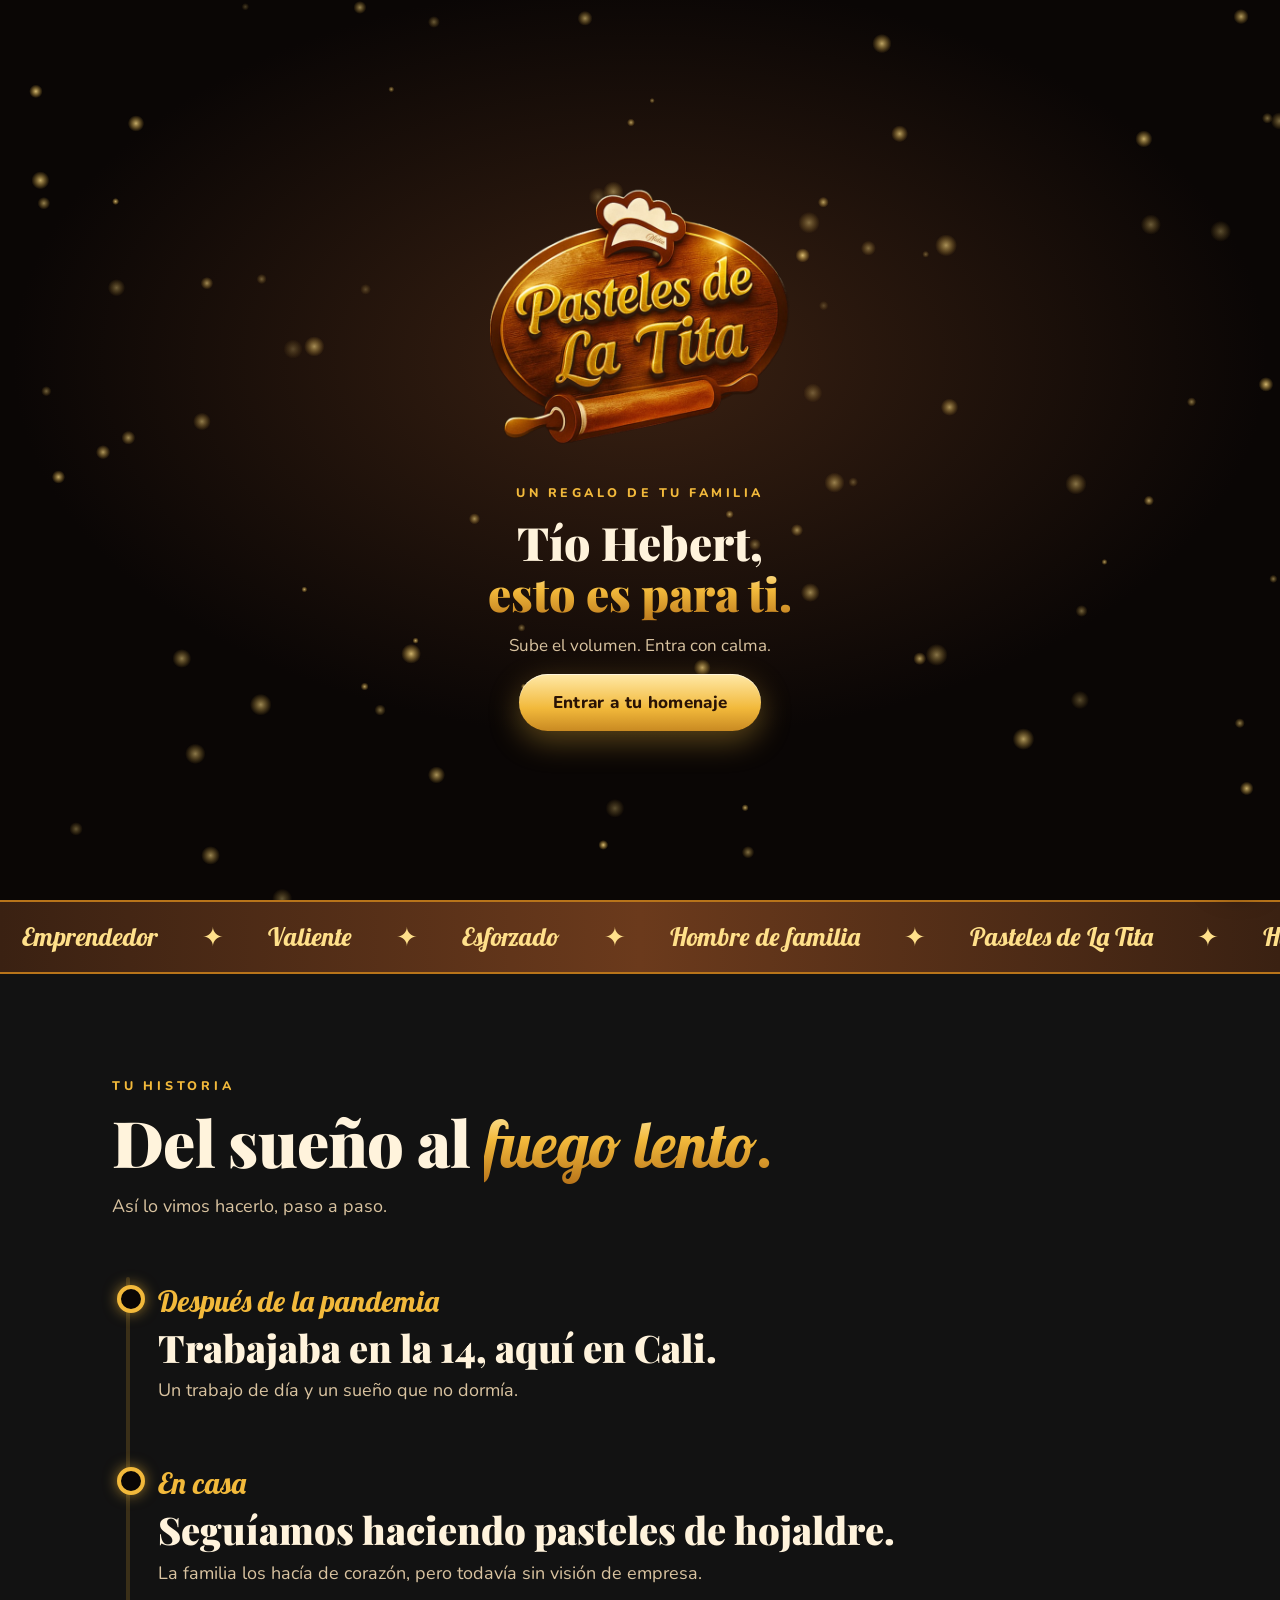
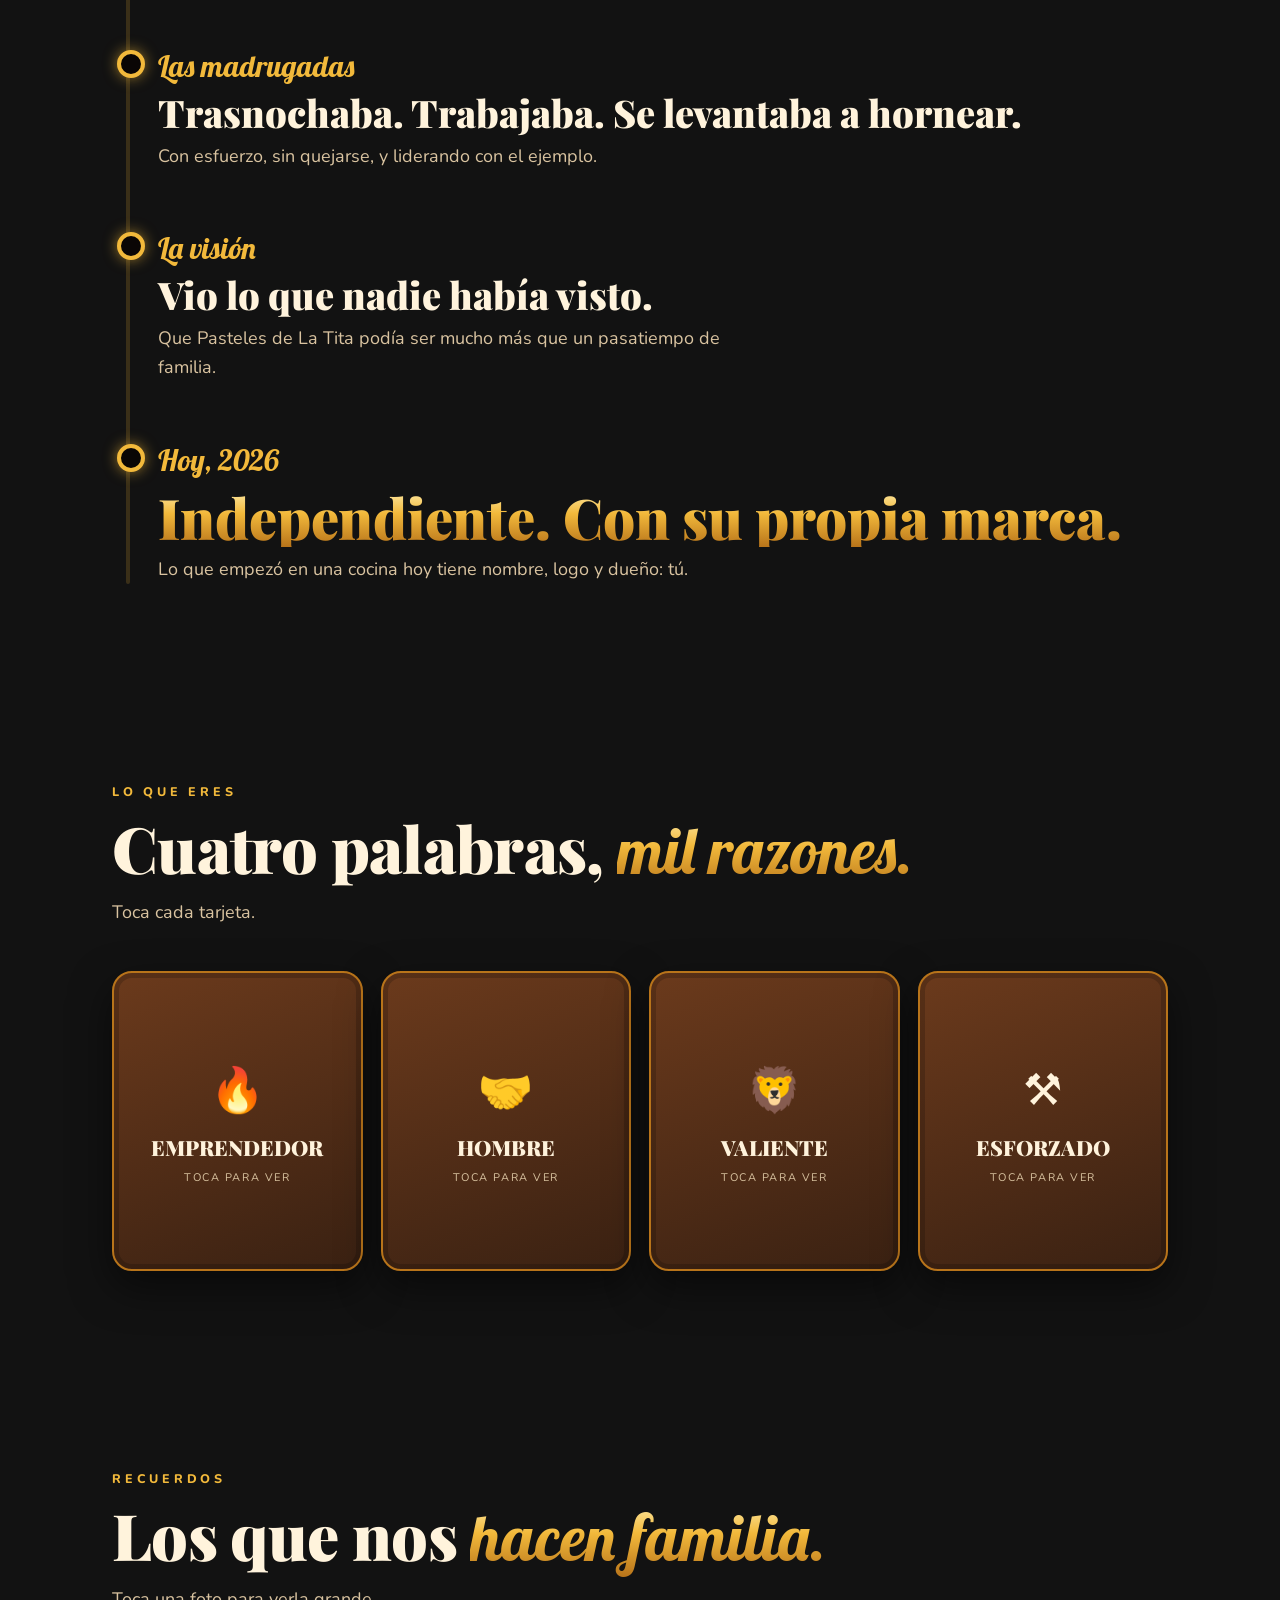
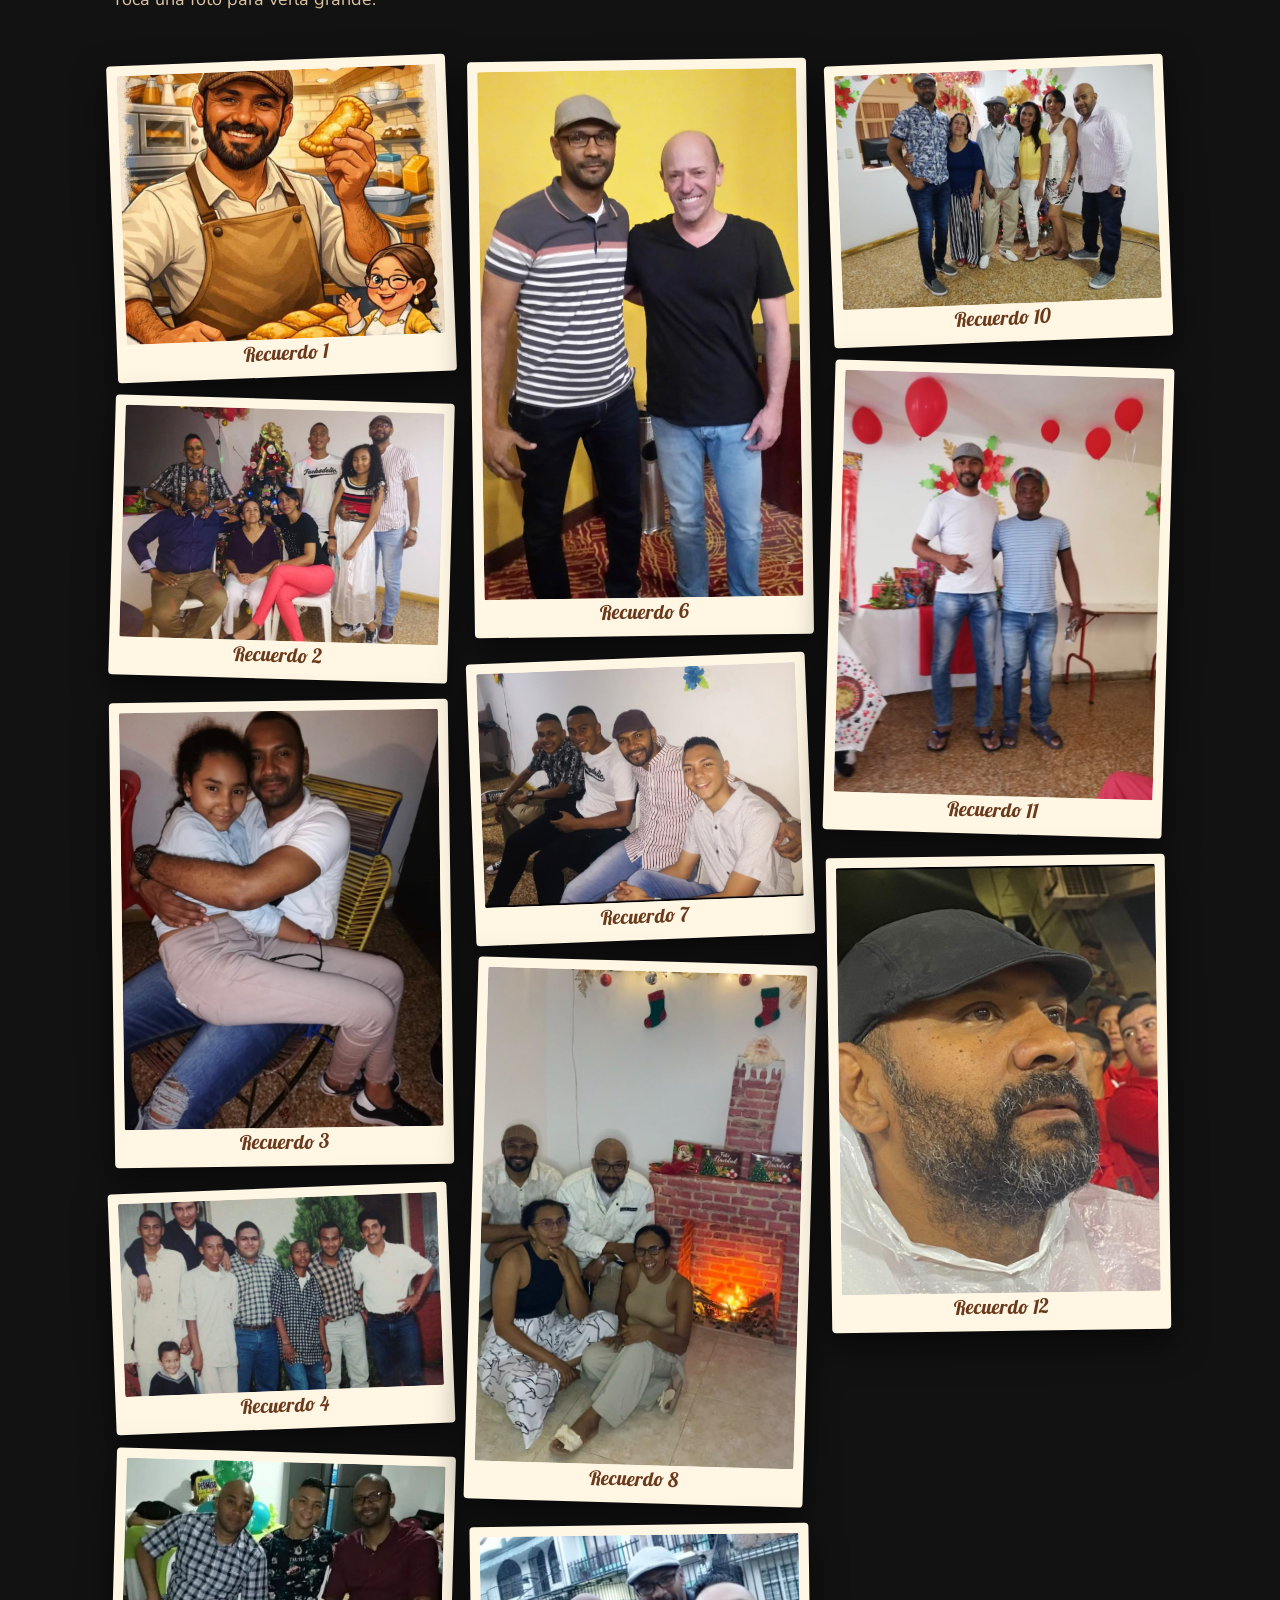
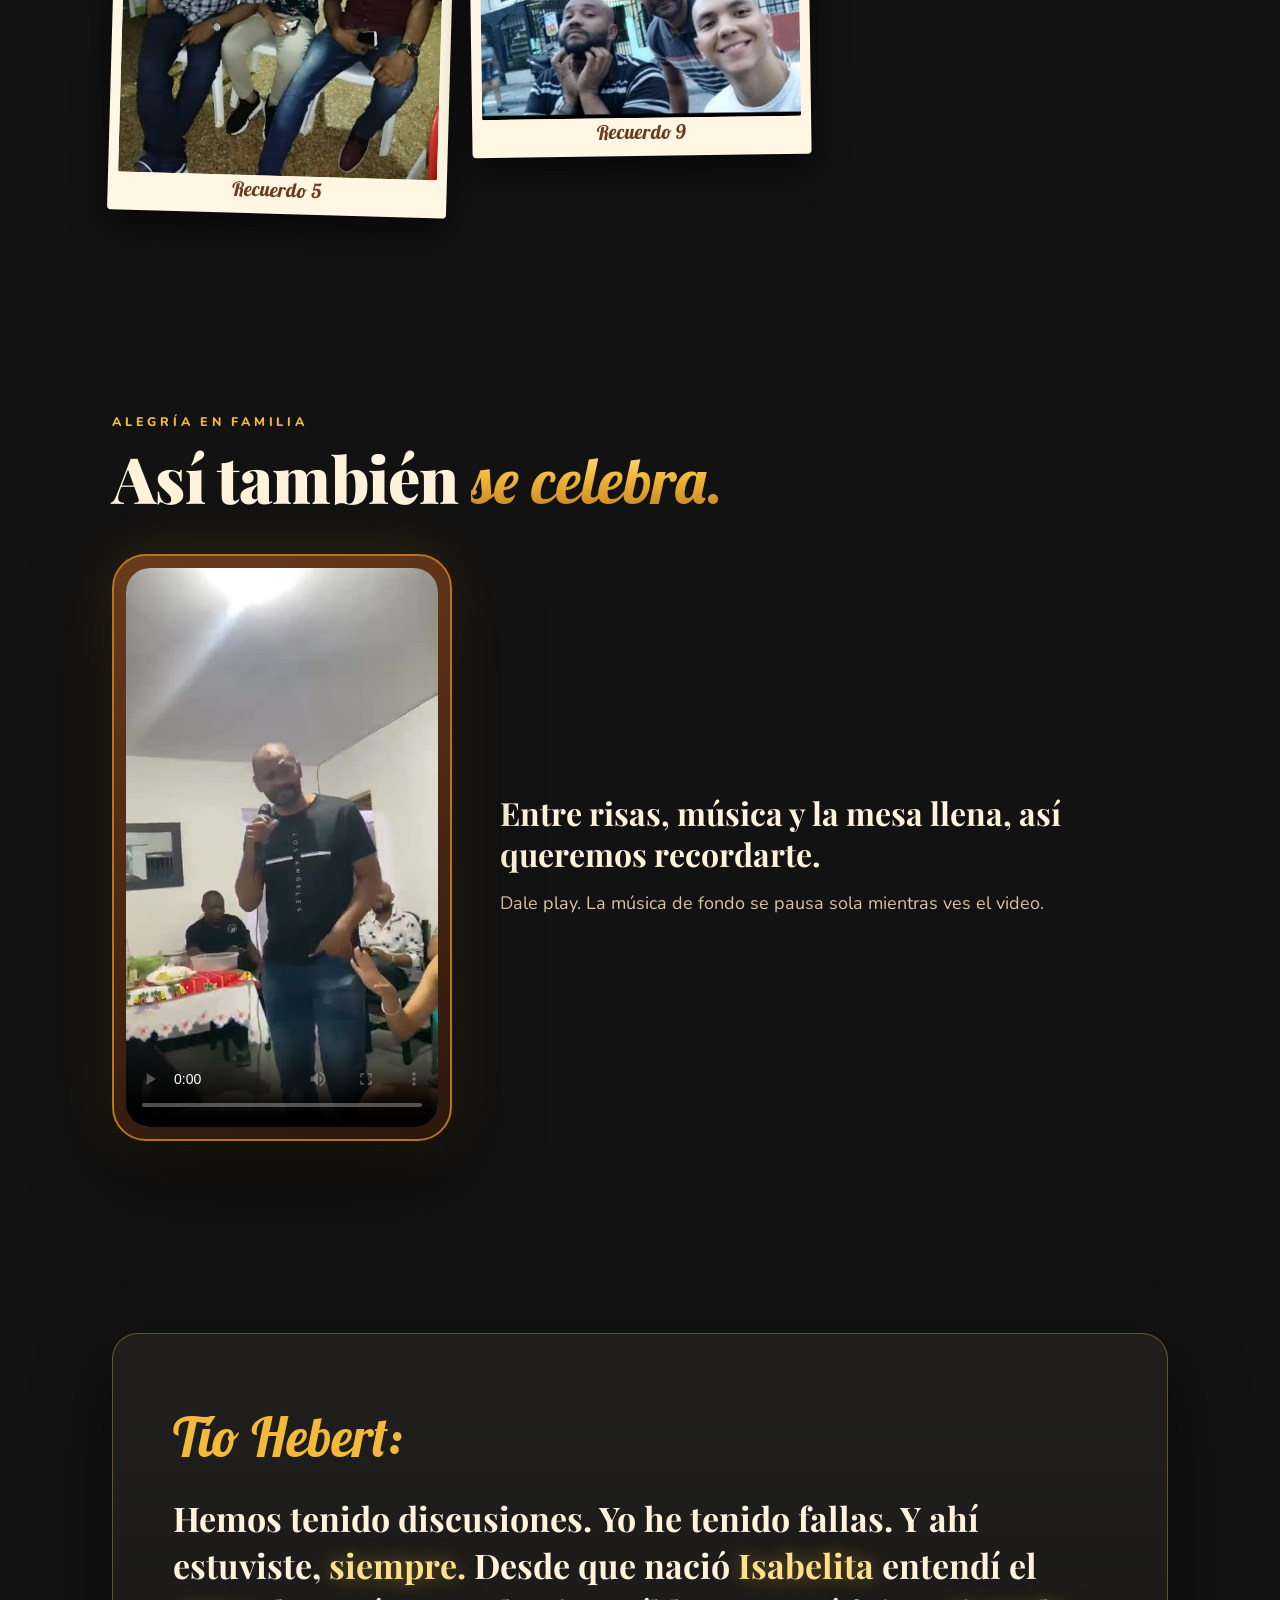
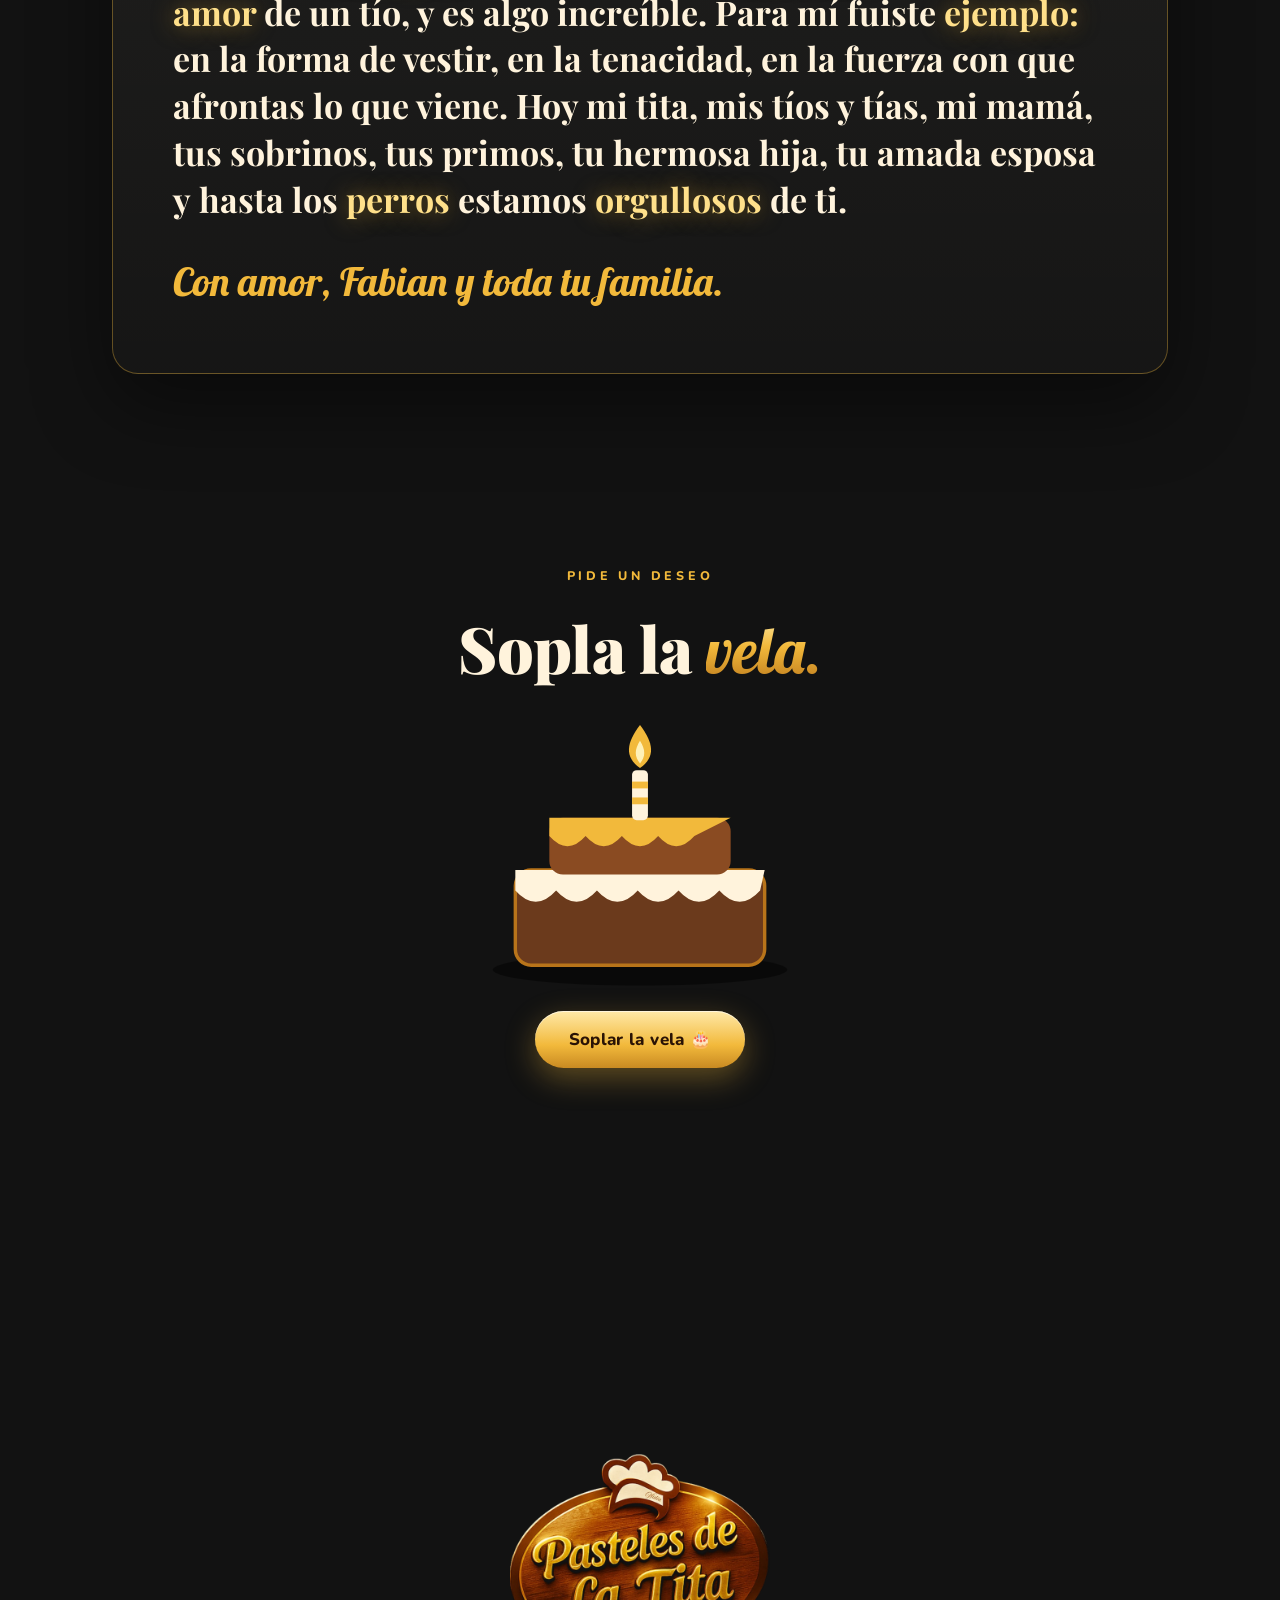
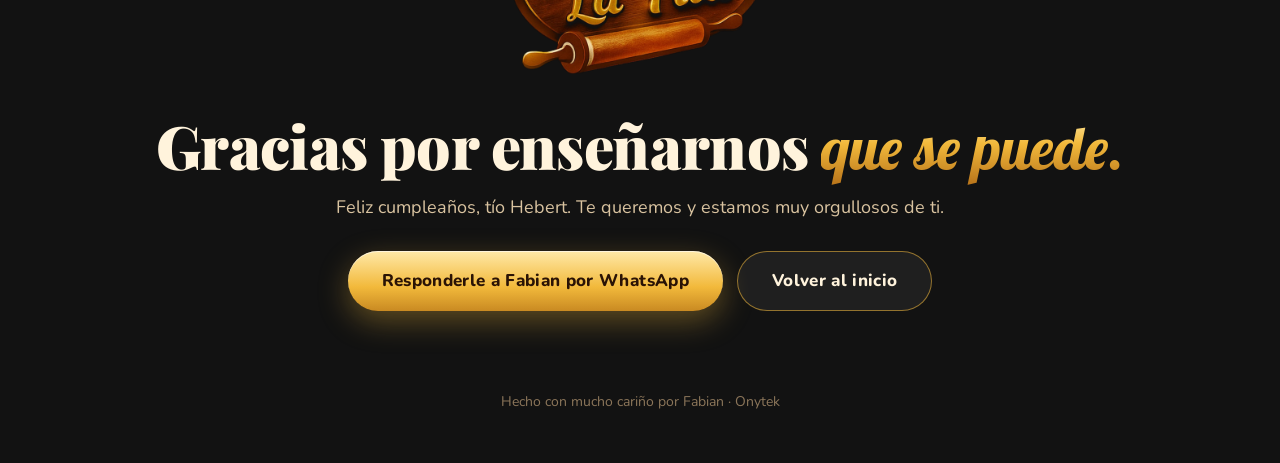
<file: homenaje/index.html>
<!DOCTYPE html>
<html lang="es">
<head>
<meta charset="utf-8">
<meta name="viewport" content="width=device-width, initial-scale=1">
<base href="/homenaje/">
<meta name="robots" content="noindex">
<title>Feliz cumpleaños, tío Hebert · Pasteles de La Tita</title>
<link rel="preconnect" href="https://fonts.googleapis.com">
<link rel="preconnect" href="https://fonts.gstatic.com" crossorigin>
<link rel="stylesheet" href="https://fonts.googleapis.com/css2?family=Lobster&family=Playfair+Display:ital,wght@0,700;0,900;1,700&family=Nunito:wght@400;600;800&display=swap">
<style>
:root{
  --bg:#0A0605; --bg2:#150D09; --wood:#3A2112; --wood2:#6B3A1C; --gold:#F2B93B; --gold2:#FFE08A; --gold3:#B8741A; --cream:#FFF3DC; --mute:#D9C3A0;
  --script:"Lobster","Brush Script MT",cursive; --serif:"Playfair Display",Georgia,"Times New Roman",serif; --body:"Nunito",system-ui,-apple-system,"Segoe UI",sans-serif;
  --goldtxt:linear-gradient(180deg,#FFF1B8 0%,#F2B93B 45%,#B8741A 100%);
  color-scheme:dark;
}
*{box-sizing:border-box;margin:0;padding:0}
html{scroll-behavior:smooth}
body{background:radial-gradient(ellipse 80% 50% at 50% 0%,#2A170C 0%,var(--bg) 60%);background-attachment:fixed;color:var(--cream);font-family:var(--body);font-size:18px;line-height:1.6;overflow-x:hidden;-webkit-font-smoothing:antialiased}
body.lock{overflow:hidden}
img,video{max-width:100%;display:block}
button{font:inherit;color:inherit}
:focus-visible{outline:3px solid var(--gold);outline-offset:3px}
.wrap{max-width:1100px;margin:0 auto;padding:0 22px}
.gold{background:var(--goldtxt);-webkit-background-clip:text;background-clip:text;color:transparent}
#bar{position:fixed;left:0;top:0;height:4px;width:100%;background:linear-gradient(90deg,var(--gold3),var(--gold2));box-shadow:0 0 14px var(--gold);transform:scaleX(0);transform-origin:0 50%;z-index:90}
#dust{position:fixed;inset:0;width:100%;height:100%;pointer-events:none;z-index:1}
section{position:relative;z-index:2}
/* ───── entrada ───── */
#gate{position:fixed;inset:0;z-index:100;display:grid;place-items:center;text-align:center;padding:24px;background:radial-gradient(ellipse 70% 60% at 50% 40%,#3A2112,#0A0605 70%);transition:transform 1.1s cubic-bezier(.77,0,.18,1),opacity .9s}
#gate.open{transform:translateY(-100%);opacity:.98;pointer-events:none}
#gate canvas{position:absolute;inset:0;width:100%;height:100%}
.gate-in{position:relative;display:flex;flex-direction:column;align-items:center;gap:14px;max-width:560px}
.gate-logo{width:min(64vw,300px);animation:pop 1.4s cubic-bezier(.2,1.2,.3,1) both,glow 3.5s ease-in-out 1.4s infinite}
@keyframes pop{from{transform:scale(.6) rotate(-6deg);opacity:0}to{transform:none;opacity:1}}
@keyframes glow{50%{filter:drop-shadow(0 0 28px rgba(242,185,59,.55))}}
.eyebrow{font-weight:800;letter-spacing:.28em;text-transform:uppercase;font-size:12.5px;color:var(--gold)}
.gate h1{font-family:var(--serif);font-weight:900;font-size:clamp(30px,6vw,46px);line-height:1.1}
.gate p{color:var(--mute);font-size:17px}
.btn{position:relative;overflow:hidden;display:inline-flex;align-items:center;justify-content:center;gap:10px;padding:15px 34px;border-radius:999px;border:0;cursor:pointer;font-weight:800;font-size:17px;letter-spacing:.02em;color:#2A1305;background:linear-gradient(180deg,#FFE9A8,#F2B93B 60%,#C98A22);box-shadow:0 10px 30px rgba(242,185,59,.35),inset 0 1px 0 rgba(255,255,255,.6);text-decoration:none;transition:transform .2s,box-shadow .3s}
.btn::after{content:"";position:absolute;top:0;bottom:0;left:-60%;width:40%;background:linear-gradient(100deg,transparent,rgba(255,255,255,.75),transparent);transform:skewX(-20deg);animation:shine 3.2s infinite}
@keyframes shine{0%,60%{left:-60%}100%{left:130%}}
.btn:hover{transform:translateY(-3px) scale(1.03);box-shadow:0 16px 44px rgba(242,185,59,.55)}
.btn.ghost{background:rgba(255,255,255,.06);color:var(--cream);border:1px solid rgba(242,185,59,.55);box-shadow:none}
.btn.ghost::after{display:none}
/* música */
#music{position:fixed;right:16px;bottom:16px;z-index:80;width:52px;height:52px;border-radius:50%;border:1px solid rgba(242,185,59,.6);background:rgba(20,12,8,.85);backdrop-filter:blur(8px);cursor:pointer;display:none;place-items:center;font-size:22px;box-shadow:0 8px 24px rgba(0,0,0,.5)}
#music.show{display:grid}
#music.on{animation:beat 1.2s ease-in-out infinite}
@keyframes beat{50%{transform:scale(1.1);box-shadow:0 0 26px rgba(242,185,59,.6)}}
/* ───── hero ───── */
.hero{min-height:100svh;display:grid;place-items:center;text-align:center;padding:90px 0 60px;overflow:hidden}
.hero::before{content:"";position:absolute;inset:0;background:radial-gradient(ellipse 55% 45% at 50% 45%,rgba(242,185,59,.16),transparent 70%)}
.hero .wrap{position:relative;display:flex;flex-direction:column;align-items:center;gap:6px}
.portrait{width:min(44vw,190px);height:min(44vw,190px);border-radius:50%;object-fit:cover;object-position:50% 25%;border:4px solid var(--gold);box-shadow:0 0 0 8px rgba(242,185,59,.18),0 0 60px rgba(242,185,59,.4);margin-bottom:10px;transition:transform .15s ease-out}
.hero .logo{width:min(46vw,210px);margin-bottom:6px;transition:transform .15s ease-out}
.hb{white-space:nowrap;font-family:var(--script);font-size:clamp(30px,9.4vw,128px);line-height:1;filter:drop-shadow(0 6px 0 rgba(90,45,5,.7)) drop-shadow(0 0 30px rgba(242,185,59,.35))}
.hb span{display:inline-block;background:var(--goldtxt);-webkit-background-clip:text;background-clip:text;color:transparent;padding:0 .02em;animation:letter .9s cubic-bezier(.2,1.3,.3,1) both}
@keyframes letter{from{transform:translateY(40px) rotate(8deg);opacity:0}to{transform:none;opacity:1}}
.who{font-family:var(--serif);font-weight:900;font-size:clamp(38px,9vw,104px);line-height:1;letter-spacing:-.02em;text-transform:uppercase;margin-top:4px}
.who small{display:block;font-family:var(--body);font-weight:800;font-size:clamp(13px,2vw,18px);letter-spacing:.4em;color:var(--gold);margin-bottom:10px}
.lead{max-width:640px;margin-top:22px;color:var(--mute);font-size:clamp(17px,2.2vw,21px)}
.scrollhint{margin-top:34px;font-size:13px;letter-spacing:.3em;text-transform:uppercase;color:var(--gold);animation:bob 2s ease-in-out infinite}
@keyframes bob{50%{transform:translateY(8px)}}
/* marquee */
.marq{background:linear-gradient(90deg,var(--wood),var(--wood2),var(--wood));border-block:2px solid var(--gold3);overflow:hidden;white-space:nowrap;z-index:2;position:relative}
.marq div{display:inline-block;padding:14px 0;font-family:var(--script);font-size:26px;color:var(--gold2);animation:slide 30s linear infinite}
.marq span{margin:0 22px}
@keyframes slide{to{transform:translateX(-50%)}}
/* ───── títulos ───── */
.sec{padding:96px 0}
.kick{display:inline-block;font-weight:800;letter-spacing:.3em;text-transform:uppercase;font-size:12.5px;color:var(--gold);margin-bottom:12px}
h2{font-family:var(--serif);font-weight:900;font-size:clamp(32px,6vw,64px);line-height:1.05;letter-spacing:-.01em}
h2 em{font-family:var(--script);font-style:normal;font-weight:400;letter-spacing:0}
.sub{max-width:620px;margin-top:14px;color:var(--mute)}
/* ───── historia ───── */
.tl{position:relative;margin-top:56px;padding-left:46px}
.tl::before{content:"";position:absolute;left:14px;top:0;bottom:0;width:4px;border-radius:4px;background:rgba(242,185,59,.18)}
.tl i.fill{position:absolute;left:14px;top:0;width:4px;border-radius:4px;height:calc(var(--p,1)*100%);background:linear-gradient(180deg,var(--gold2),var(--gold3));box-shadow:0 0 16px var(--gold)}
.ev{position:relative;padding:0 0 54px}
.ev:last-child{padding-bottom:0}
.ev::before{content:"";position:absolute;left:-41px;top:8px;width:20px;height:20px;border-radius:50%;background:var(--bg);border:4px solid var(--gold);box-shadow:0 0 14px rgba(242,185,59,.6)}
.ev .yr{font-family:var(--script);font-size:30px;color:var(--gold)}
.ev h3{font-family:var(--serif);font-weight:900;font-size:clamp(24px,4vw,38px);line-height:1.1;margin:2px 0 8px}
.ev p{color:var(--mute);max-width:620px}
.ev.big h3{font-size:clamp(30px,5.4vw,56px)}
/* ───── cualidades ───── */
.qgrid{display:grid;grid-template-columns:repeat(4,1fr);gap:18px;margin-top:44px}
.q{perspective:1000px;height:300px;cursor:pointer;border:0;background:none;text-align:center}
.q .in{position:relative;width:100%;height:100%;transform-style:preserve-3d;transition:transform .8s cubic-bezier(.3,1.2,.4,1)}
.q.flip .in,.q:focus-visible .in{transform:rotateY(180deg)}
.q .f,.q .b{position:absolute;inset:0;overflow:hidden;backface-visibility:hidden;-webkit-backface-visibility:hidden;border-radius:20px;display:flex;flex-direction:column;align-items:center;justify-content:center;padding:16px 12px;gap:10px}
.q .f{background:linear-gradient(160deg,var(--wood2),var(--wood));border:2px solid var(--gold3);box-shadow:0 16px 40px rgba(0,0,0,.5),inset 0 0 0 5px rgba(0,0,0,.18)}
.q .f b{font-family:var(--serif);font-weight:900;font-size:clamp(13px,3.7vw,21px);text-transform:uppercase;letter-spacing:0;max-width:100%;overflow-wrap:break-word;line-height:1.1}
.q .f span{font-size:44px}
.q .f small{font-size:11px;letter-spacing:.14em;text-transform:uppercase;color:var(--mute)}
.q .b{transform:rotateY(180deg);background:linear-gradient(160deg,#FFE9A8,#F2B93B 60%,#C98A22);color:#2A1305;font-weight:800;font-size:clamp(14px,2.2vw,17px);line-height:1.4;box-shadow:0 16px 50px rgba(242,185,59,.4)}
.q .b em{font-family:var(--script);font-style:normal;font-size:clamp(22px,5vw,30px);font-weight:400;max-width:100%}
/* ───── galería ───── */
.mas{columns:3 260px;column-gap:20px;margin-top:46px}
.pol{break-inside:avoid;margin:0 0 22px;padding:10px 10px 38px;background:#FFF6E4;border-radius:4px;box-shadow:0 14px 34px rgba(0,0,0,.55);transform:rotate(var(--r,0deg));transition:transform .35s cubic-bezier(.3,1.4,.5,1),box-shadow .3s;cursor:zoom-in;position:relative;display:block;width:100%;border:0;text-align:left}
.pol:nth-child(3n+1){--r:-2.2deg}.pol:nth-child(3n+2){--r:1.6deg}.pol:nth-child(3n){--r:-.8deg}
.pol:hover,.pol:focus-visible{transform:rotate(0) scale(1.05) translateY(-6px);box-shadow:0 26px 60px rgba(242,185,59,.35);z-index:3}
.pol img{width:100%;height:auto;border-radius:2px}
.pol i{position:absolute;left:0;right:0;bottom:8px;text-align:center;font-family:var(--script);font-style:normal;font-size:20px;color:#6B3A1C}
#lb{position:fixed;inset:0;z-index:95;background:rgba(6,3,2,.94);display:none;place-items:center;padding:20px}
#lb.on{display:grid}
#lb img{max-height:86vh;max-width:min(94vw,900px);width:auto;border:10px solid #FFF6E4;border-bottom-width:34px;border-radius:4px;box-shadow:0 30px 90px rgba(0,0,0,.8)}
.lbb{position:absolute;top:50%;width:52px;height:52px;border-radius:50%;border:1px solid var(--gold);background:rgba(20,12,8,.8);font-size:24px;cursor:pointer;transform:translateY(-50%)}
#lbp{left:12px}#lbn{right:12px}
#lbx{position:absolute;top:14px;right:14px;width:46px;height:46px;border-radius:50%;border:1px solid var(--gold);background:rgba(20,12,8,.8);font-size:22px;cursor:pointer}
/* ───── video ───── */
.vid{display:grid;grid-template-columns:minmax(0,340px) 1fr;gap:48px;align-items:center;margin-top:40px}
.phone{position:relative;border-radius:34px;padding:12px;background:linear-gradient(160deg,#6B3A1C,#2A170C);border:2px solid var(--gold3);box-shadow:0 30px 80px rgba(0,0,0,.6),0 0 60px rgba(242,185,59,.18)}
.phone video{width:100%;border-radius:24px;background:#000;aspect-ratio:464/832}
.vtxt p{color:var(--mute);margin-top:14px}
/* ───── carta ───── */
.letter{background:linear-gradient(180deg,rgba(255,243,220,.06),rgba(255,243,220,.02));border:1px solid rgba(242,185,59,.35);border-radius:26px;padding:clamp(26px,5vw,60px);box-shadow:0 30px 80px rgba(0,0,0,.45)}
.letter .to{font-family:var(--script);font-size:clamp(34px,6vw,54px);color:var(--gold)}
.lt{margin-top:14px;font-family:var(--serif);font-weight:700;font-size:clamp(22px,3.6vw,34px);line-height:1.38}
.lt .w{color:#7A6247;transition:color .3s}
.lt .w.on{color:var(--cream)}
.lt .w.on.hi{color:var(--gold2);text-shadow:0 0 22px rgba(242,185,59,.5)}
.sign{margin-top:26px;font-family:var(--script);font-size:clamp(28px,4.4vw,40px);color:var(--gold)}
/* ───── pastel ───── */
.cake{display:grid;place-items:center;text-align:center;gap:16px}
.cake svg{width:min(80vw,340px);height:auto;overflow:visible}
.flame{transform-origin:50% 100%;animation:flick .35s ease-in-out infinite alternate;transition:opacity .4s,transform .4s}
@keyframes flick{from{transform:scale(1,1) rotate(-3deg)}to{transform:scale(.9,1.12) rotate(3deg)}}
.cake.out .flame{opacity:0;transform:scale(0)}
.smoke{opacity:0;transition:opacity .3s}
.cake.out .smoke{animation:smoke 2.2s ease-out both}
@keyframes smoke{from{opacity:.9;transform:translateY(0)}to{opacity:0;transform:translateY(-60px)}}
#wish{min-height:2.6em;font-family:var(--script);font-size:clamp(30px,6vw,56px);line-height:1.1}
/* ───── cierre ───── */
.end{text-align:center;padding:110px 0 80px}
.end .logo{width:min(60vw,260px);margin:0 auto 18px}
.end h2{font-size:clamp(30px,6vw,60px)}
.cta{display:flex;flex-wrap:wrap;gap:14px;justify-content:center;margin-top:30px}
footer{text-align:center;padding:0 22px 50px;color:#8C765A;font-size:14px;position:relative;z-index:2}
@media (max-width:860px){
  .qgrid{grid-template-columns:repeat(2,1fr)}
  .vid{grid-template-columns:1fr;gap:30px;justify-items:center}
  .vtxt{text-align:center}
  .sec{padding:70px 0}
}
@media (max-width:480px){
  .q{height:250px}
  .tl{padding-left:40px}.ev::before{left:-35px}
  .mas{columns:2 150px;column-gap:14px}
  .pol{padding:7px 7px 30px}
}
/* entradas suaves (mejora progresiva, visible por defecto) */
@supports (animation-timeline:view()){
  .rv{animation:rise linear both;animation-timeline:view();animation-range:entry 0% entry 45%}
  @keyframes rise{from{opacity:0;transform:translateY(34px) scale(.98);filter:blur(6px)}to{opacity:1;transform:none;filter:none}}
}
@media (prefers-reduced-motion:reduce){
  *{animation:none!important;transition:none!important;scroll-behavior:auto!important}
}
</style>
</head>
<body class="lock">
<div id="bar"></div>
<canvas id="dust" aria-hidden="true"></canvas>

<!-- ENTRADA -->
<div id="gate" role="dialog" aria-label="Bienvenida">
  <canvas id="gdust" aria-hidden="true"></canvas>
  <div class="gate-in gate">
    <img class="gate-logo" src="assets/logo.png" alt="Pasteles de La Tita" width="300" height="300">
    <span class="eyebrow">Un regalo de tu familia</span>
    <h1>Tío Hebert,<br><span class="gold">esto es para ti.</span></h1>
    <p>Sube el volumen. Entra con calma.</p>
    <button class="btn" id="enter" type="button">Entrar a tu homenaje</button>
  </div>
</div>

<button id="music" type="button" aria-label="Activar o pausar la música" title="Música">♪</button>
<audio id="song" preload="none" loop></audio>

<!-- HERO -->
<section class="hero" id="inicio">
  <div class="wrap">
    <img class="portrait" id="hlogo" src="assets/f12.jpg" alt="Tío Hebert, ilustración de pastelero" width="200" height="200">
    <div class="hb" id="hb" aria-label="Feliz cumpleaños"></div>
    <div class="who"><small>Tío</small><span class="gold">Hebert</span></div>
    <p class="lead">Un homenaje de toda tu familia a un hombre emprendedor, valiente y esforzado.</p>
    <div class="scrollhint">Desliza ↓</div>
  </div>
</section>

<div class="marq" aria-hidden="true"><div id="marq"></div></div>

<!-- HISTORIA -->
<section class="sec" id="historia">
  <div class="wrap">
    <span class="kick">Tu historia</span>
    <h2 class="rv">Del sueño al <em class="gold">fuego lento.</em></h2>
    <p class="sub rv">Así lo vimos hacerlo, paso a paso.</p>
    <div class="tl" id="tl">
      <i class="fill"></i>
      <div class="ev rv"><div class="yr">Después de la pandemia</div><h3>Trabajaba en la 14, aquí en Cali.</h3><p>Un trabajo de día y un sueño que no dormía.</p></div>
      <div class="ev rv"><div class="yr">En casa</div><h3>Seguíamos haciendo pasteles de hojaldre.</h3><p>La familia los hacía de corazón, pero todavía sin visión de empresa.</p></div>
      <div class="ev rv"><div class="yr">Las madrugadas</div><h3>Trasnochaba. Trabajaba. Se levantaba a hornear.</h3><p>Con esfuerzo, sin quejarse, y liderando con el ejemplo.</p></div>
      <div class="ev rv"><div class="yr">La visión</div><h3>Vio lo que nadie había visto.</h3><p>Que Pasteles de La Tita podía ser mucho más que un pasatiempo de familia.</p></div>
      <div class="ev big rv"><div class="yr">Hoy, 2026</div><h3 class="gold">Independiente. Con su propia marca.</h3><p>Lo que empezó en una cocina hoy tiene nombre, logo y dueño: tú.</p></div>
    </div>
  </div>
</section>

<!-- CUALIDADES -->
<section class="sec" id="cualidades">
  <div class="wrap">
    <span class="kick">Lo que eres</span>
    <h2 class="rv">Cuatro palabras, <em class="gold">mil razones.</em></h2>
    <p class="sub rv">Toca cada tarjeta.</p>
    <div class="qgrid" id="qgrid">
      <button class="q rv" type="button"><div class="in"><div class="f"><span>🔥</span><b>Emprendedor</b><small>Toca para ver</small></div><div class="b"><em>Emprendedor</em>Donde la familia hacía pasteles, tú viste una empresa.</div></div></button>
      <button class="q rv" type="button"><div class="in"><div class="f"><span>🤝</span><b>Hombre</b><small>Toca para ver</small></div><div class="b"><em>Hombre</em>De los que están presentes, en cada momento, sin falta.</div></div></button>
      <button class="q rv" type="button"><div class="in"><div class="f"><span>🦁</span><b>Valiente</b><small>Toca para ver</small></div><div class="b"><em>Valiente</em>Enfrentaste cada situación con una fuerza que a todos nos enseñó.</div></div></button>
      <button class="q rv" type="button"><div class="in"><div class="f"><span>⚒️</span><b>Esforzado</b><small>Toca para ver</small></div><div class="b"><em>Esforzado</em>Madrugaste, trasnochaste y nunca soltaste el sueño.</div></div></button>
    </div>
  </div>
</section>

<!-- GALERÍA -->
<section class="sec" id="recuerdos">
  <div class="wrap">
    <span class="kick">Recuerdos</span>
    <h2 class="rv">Los que nos <em class="gold">hacen familia.</em></h2>
    <p class="sub rv">Toca una foto para verla grande.</p>
    <div class="mas" id="mas"></div>
  </div>
</section>

<!-- VIDEO -->
<section class="sec" id="video">
  <div class="wrap">
    <span class="kick">Alegría en familia</span>
    <h2 class="rv">Así también <em class="gold">se celebra.</em></h2>
    <div class="vid">
      <div class="phone rv"><video id="vid" controls playsinline preload="metadata" poster="assets/poster.jpg" src="assets/video.mp4"></video></div>
      <div class="vtxt rv">
        <p style="font-family:var(--serif);font-size:clamp(22px,3vw,32px);color:var(--cream);font-weight:700;line-height:1.3">Entre risas, música y la mesa llena, así queremos recordarte.</p>
        <p>Dale play. La música de fondo se pausa sola mientras ves el video.</p>
      </div>
    </div>
  </div>
</section>

<!-- CARTA -->
<section class="sec" id="carta">
  <div class="wrap">
    <div class="letter rv">
      <div class="to">Tío Hebert:</div>
      <p class="lt" id="lt">Hemos tenido discusiones. Yo he tenido fallas. Y ahí estuviste, siempre. Desde que nació Isabelita entendí el amor de un tío, y es algo increíble. Para mí fuiste ejemplo: en la forma de vestir, en la tenacidad, en la fuerza con que afrontas lo que viene. Hoy mi tita, mis tíos y tías, mi mamá, tus sobrinos, tus primos, tu hermosa hija, tu amada esposa y hasta los perros estamos orgullosos de ti.</p>
      <div class="sign">Con amor, Fabian y toda tu familia.</div>
    </div>
  </div>
</section>

<!-- PASTEL -->
<section class="sec" id="deseo">
  <div class="wrap cake">
    <span class="kick">Pide un deseo</span>
    <h2 class="rv">Sopla la <em class="gold">vela.</em></h2>
    <div class="cake" id="cake">
      <svg viewBox="0 0 300 260" aria-hidden="true">
        <ellipse cx="150" cy="238" rx="130" ry="14" fill="rgba(0,0,0,.45)"/>
        <rect x="40" y="150" width="220" height="84" rx="14" fill="#6B3A1C"/>
        <rect x="40" y="150" width="220" height="84" rx="14" fill="none" stroke="#B8741A" stroke-width="3"/>
        <path d="M40 168 q18 20 36 0 q18 20 36 0 q18 20 36 0 q18 20 36 0 q18 20 36 0 q18 20 36 0 L260 150 H40Z" fill="#FFF3DC"/>
        <rect x="70" y="104" width="160" height="50" rx="12" fill="#8A4B22"/>
        <path d="M70 120 q16 18 32 0 q16 18 32 0 q16 18 32 0 q16 18 32 0 L230 104 H70Z" fill="#F2B93B"/>
        <rect x="143" y="62" width="14" height="44" rx="4" fill="#FFF3DC"/>
        <rect x="143" y="72" width="14" height="6" fill="#F2B93B"/><rect x="143" y="86" width="14" height="6" fill="#F2B93B"/>
        <g class="flame"><path d="M150 22 C138 38 136 50 150 60 C164 50 162 38 150 22Z" fill="#F2B93B"/><path d="M150 36 C145 44 145 50 150 56 C155 50 155 44 150 36Z" fill="#FFF1B8"/></g>
        <g class="smoke" fill="none" stroke="#D9C3A0" stroke-width="3" stroke-linecap="round"><path d="M150 58 q-10 -10 0 -20 q10 -10 0 -20"/></g>
      </svg>
      <button class="btn" id="blow" type="button">Soplar la vela 🎂</button>
      <div id="wish" class="gold" aria-live="polite"></div>
    </div>
  </div>
</section>

<!-- CIERRE -->
<section class="end">
  <div class="wrap">
    <img class="logo" src="assets/logo.png" alt="Pasteles de La Tita" width="260" height="260">
    <h2>Gracias por enseñarnos <em class="gold">que se puede.</em></h2>
    <p class="sub" style="margin-inline:auto">Feliz cumpleaños, tío Hebert. Te queremos y estamos muy orgullosos de ti.</p>
    <div class="cta">
      <a class="btn" id="reply" target="_blank" rel="noopener" href="#">Responderle a Fabian por WhatsApp</a>
      <button class="btn ghost" id="again" type="button">Volver al inicio</button>
    </div>
  </div>
</section>
<footer>Hecho con mucho cariño por Fabian · Onytek</footer>

<div id="lb" role="dialog" aria-modal="true" aria-label="Foto ampliada">
  <button id="lbx" type="button" aria-label="Cerrar">✕</button>
  <button class="lbb" id="lbp" type="button" aria-label="Foto anterior">‹</button>
  <img id="lbi" alt="Recuerdo de familia">
  <button class="lbb" id="lbn" type="button" aria-label="Foto siguiente">›</button>
</div>

<script>
(function(){
  var rm=matchMedia('(prefers-reduced-motion: reduce)').matches;
  var $=function(s,r){return (r||document).querySelector(s)}, $$=function(s,r){return [].slice.call((r||document).querySelectorAll(s))};

  /* texto grande "Feliz cumpleaños" letra por letra */
  var hb=$('#hb'),t='Feliz cumpleaños',h='';
  for(var i=0;i<t.length;i++){h+=t[i]===' '?'&nbsp;':'<span style="animation-delay:'+(0.9+i*0.06).toFixed(2)+'s">'+t[i]+'</span>';}
  hb.innerHTML=h;

  /* marquee */
  var mw=['Emprendedor','Valiente','Esforzado','Hombre de familia','Pasteles de La Tita','Hecho con amor'];
  var m='';for(var k=0;k<4;k++)for(var j=0;j<mw.length;j++)m+='<span>'+mw[j]+'</span><span>✦</span>';
  $('#marq').innerHTML=m;

  /* polvo dorado */
  function Dust(c,n,speed){
    var x=c.getContext('2d'),W,H,P=[],dpr=Math.min(devicePixelRatio||1,2);
    function size(){W=c.width=innerWidth*dpr;H=c.height=innerHeight*dpr}
    size();addEventListener('resize',size);
    for(var i=0;i<n;i++)P.push({x:Math.random(),y:Math.random(),r:Math.random()*2.2+.6,v:Math.random()*.0007*speed+.0002,s:Math.random()*6.28,a:Math.random()*.6+.25});
    var alive=true;
    (function tick(){
      if(!alive)return;
      x.clearRect(0,0,W,H);
      for(var i=0;i<P.length;i++){var p=P[i];if(!rm){p.y-=p.v;p.s+=.02;if(p.y<-0.02){p.y=1.02;p.x=Math.random()}}
        var px=(p.x+Math.sin(p.s)*.012)*W,py=p.y*H,rr=p.r*dpr;
        var g=x.createRadialGradient(px,py,0,px,py,rr*4);g.addColorStop(0,'rgba(255,224,138,'+p.a+')');g.addColorStop(1,'rgba(242,185,59,0)');
        x.fillStyle=g;x.beginPath();x.arc(px,py,rr*4,0,6.283);x.fill();}
      requestAnimationFrame(tick);
    })();
    return {stop:function(){alive=false}};
  }
  Dust($('#dust'),70,1);Dust($('#gdust'),90,1.4);

  /* confeti */
  var conf=document.createElement('canvas');conf.style.cssText='position:fixed;inset:0;width:100%;height:100%;pointer-events:none;z-index:99';document.body.appendChild(conf);
  var cx=conf.getContext('2d'),CP=[],cr=false;
  function csize(){conf.width=innerWidth;conf.height=innerHeight}csize();addEventListener('resize',csize);
  var cols=['#F2B93B','#FFE08A','#FFF3DC','#B8741A','#E8643C','#8A4B22'];
  function burst(ox,oy,n){
    if(rm)return;
    for(var i=0;i<n;i++){var a=Math.random()*6.283,s=Math.random()*10+4;CP.push({x:ox,y:oy,vx:Math.cos(a)*s,vy:Math.sin(a)*s-8,g:.28,r:Math.random()*6.28,vr:(Math.random()-.5)*.4,w:Math.random()*8+5,h:Math.random()*5+3,c:cols[i%cols.length],l:130+Math.random()*60});}
    if(!cr){cr=true;requestAnimationFrame(cl)}
  }
  function cl(){
    cx.clearRect(0,0,conf.width,conf.height);
    for(var i=CP.length-1;i>=0;i--){var p=CP[i];p.vy+=p.g;p.vx*=.99;p.x+=p.vx;p.y+=p.vy;p.r+=p.vr;p.l--;
      if(p.l<=0||p.y>conf.height+30){CP.splice(i,1);continue}
      cx.save();cx.translate(p.x,p.y);cx.rotate(p.r);cx.globalAlpha=Math.min(1,p.l/40);cx.fillStyle=p.c;cx.fillRect(-p.w/2,-p.h/2,p.w,p.h);cx.restore();}
    if(CP.length)requestAnimationFrame(cl);else cr=false;
  }

  /* música (solo se muestra si hay canción) */
  var song=$('#song'),mb=$('#music'),hasSong=false;
  song.addEventListener('canplay',function(){hasSong=true;mb.classList.add('show')});
  song.addEventListener('error',function(){hasSong=false;mb.classList.remove('show')});
  song.src='assets/cancion.mp3';song.load();
  function playSong(){ if(!hasSong)return; var p=song.play(); if(p&&p.catch)p.catch(function(){}); mb.classList.add('on'); }
  mb.addEventListener('click',function(){ if(song.paused){playSong()}else{song.pause();mb.classList.remove('on')} });
  var vid=$('#vid');
  vid.addEventListener('play',function(){ if(!song.paused){song.pause();mb.classList.remove('on');vid._resume=true} });
  vid.addEventListener('pause',function(){ if(vid._resume&&hasSong){vid._resume=false;playSong()} });

  /* entrada */
  var gate=$('#gate');
  function enter(){
    gate.classList.add('open');document.body.classList.remove('lock');
    burst(innerWidth/2,innerHeight*.55,110);playSong();
    setTimeout(function(){gate.style.display='none'},1300);
    setTimeout(function(){burst(innerWidth*.2,innerHeight*.5,50);burst(innerWidth*.8,innerHeight*.5,50)},700);
  }
  $('#enter').addEventListener('click',enter);
  addEventListener('keydown',function(e){ if(gate.style.display!=='none'&&!gate.classList.contains('open')&&(e.key==='Enter')){enter()} });
  $('#again').addEventListener('click',function(){scrollTo({top:0,behavior:rm?'auto':'smooth'});burst(innerWidth/2,innerHeight/2,80)});

  /* barra de progreso + línea del tiempo */
  var bar=$('#bar'),tl=$('#tl');
  function onscroll(){
    var d=document.documentElement,p=d.scrollTop/(d.scrollHeight-innerHeight||1);bar.style.transform='scaleX('+Math.min(1,Math.max(0,p))+')';
    var r=tl.getBoundingClientRect(),q=(innerHeight*.62-r.top)/r.height;tl.style.setProperty('--p',Math.min(1,Math.max(0,q)).toFixed(3));
    markWords();
  }
  addEventListener('scroll',onscroll,{passive:true});

  /* logo del hero sigue al puntero */
  var hl=$('#hlogo');
  addEventListener('pointermove',function(e){ if(rm)return; var nx=e.clientX/innerWidth-.5,ny=e.clientY/innerHeight-.5; hl.style.transform='translate('+(nx*22).toFixed(1)+'px,'+(ny*16).toFixed(1)+'px) rotate('+(nx*6).toFixed(1)+'deg)'; });

  /* tarjetas que giran */
  $$('.q').forEach(function(q){q.addEventListener('click',function(){q.classList.toggle('flip');if(q.classList.contains('flip')){var r=q.getBoundingClientRect();burst(r.left+r.width/2,r.top+r.height/2,18)}})});

  /* galería */
  var photos=['f12','f01','f08','f02','f05','f09','f03','f06','f10','f04','f07','f11'];
  var mas=$('#mas');
  photos.forEach(function(n,i){
    var b=document.createElement('button');b.type='button';b.className='pol rv';b.setAttribute('aria-label','Abrir recuerdo '+(i+1));
    b.innerHTML='<img loading="lazy" alt="Recuerdo de familia '+(i+1)+'" src="assets/'+n+'.jpg"><i>Recuerdo '+(i+1)+'</i>';
    b.addEventListener('click',function(){openLb(i)});mas.appendChild(b);
  });
  var lb=$('#lb'),lbi=$('#lbi'),cur=0;
  function show(i){cur=(i+photos.length)%photos.length;lbi.src='assets/'+photos[cur]+'.jpg'}
  function openLb(i){show(i);lb.classList.add('on');document.body.classList.add('lock');$('#lbx').focus()}
  function closeLb(){lb.classList.remove('on');document.body.classList.remove('lock')}
  $('#lbx').addEventListener('click',closeLb);$('#lbp').addEventListener('click',function(){show(cur-1)});$('#lbn').addEventListener('click',function(){show(cur+1)});
  lb.addEventListener('click',function(e){if(e.target===lb)closeLb()});
  addEventListener('keydown',function(e){if(!lb.classList.contains('on'))return;if(e.key==='Escape')closeLb();if(e.key==='ArrowRight')show(cur+1);if(e.key==='ArrowLeft')show(cur-1)});

  /* carta: palabras que se encienden al leer */
  var lt=$('#lt'),words=lt.textContent.trim().split(/\s+/),hi={'Isabelita':1,'ejemplo:':1,'orgullosos':1,'perros':1,'siempre.':1,'amor':1};
  lt.innerHTML=words.map(function(w){return '<span class="w'+(hi[w]?' hi':'')+'">'+w+'</span>'}).join(' ');
  var ws=$$('.w',lt);
  function markWords(){
    var r=lt.getBoundingClientRect();if(r.bottom<0||r.top>innerHeight){return}
    var q=(innerHeight*.78-r.top)/(r.height+innerHeight*.1);q=Math.min(1,Math.max(0,q));
    var n=Math.round(q*ws.length);ws.forEach(function(w,i){w.classList.toggle('on',i<n)});
  }
  if(rm)ws.forEach(function(w){w.classList.add('on')});

  /* vela */
  var cake=$('#cake'),wish=$('#wish'),blown=false;
  $('#blow').addEventListener('click',function(){
    var r=cake.getBoundingClientRect();
    if(!blown){blown=true;cake.classList.add('out');this.textContent='Encender otra vez 🕯️';wish.textContent='¡Que todos tus sueños se hagan realidad!';burst(r.left+r.width/2,r.top+r.height/3,160);setTimeout(function(){burst(innerWidth*.25,innerHeight*.4,60);burst(innerWidth*.75,innerHeight*.4,60)},400)}
    else{blown=false;cake.classList.remove('out');this.textContent='Soplar la vela 🎂';wish.textContent=''}
  });

  /* responder */
  $('#reply').href='https://wa.me/573002072739?text='+encodeURIComponent('Fabian, gracias por el homenaje. Lo vi todo y me emocioné mucho.');

  onscroll();
})();
</script>
</body>
</html>
</file>
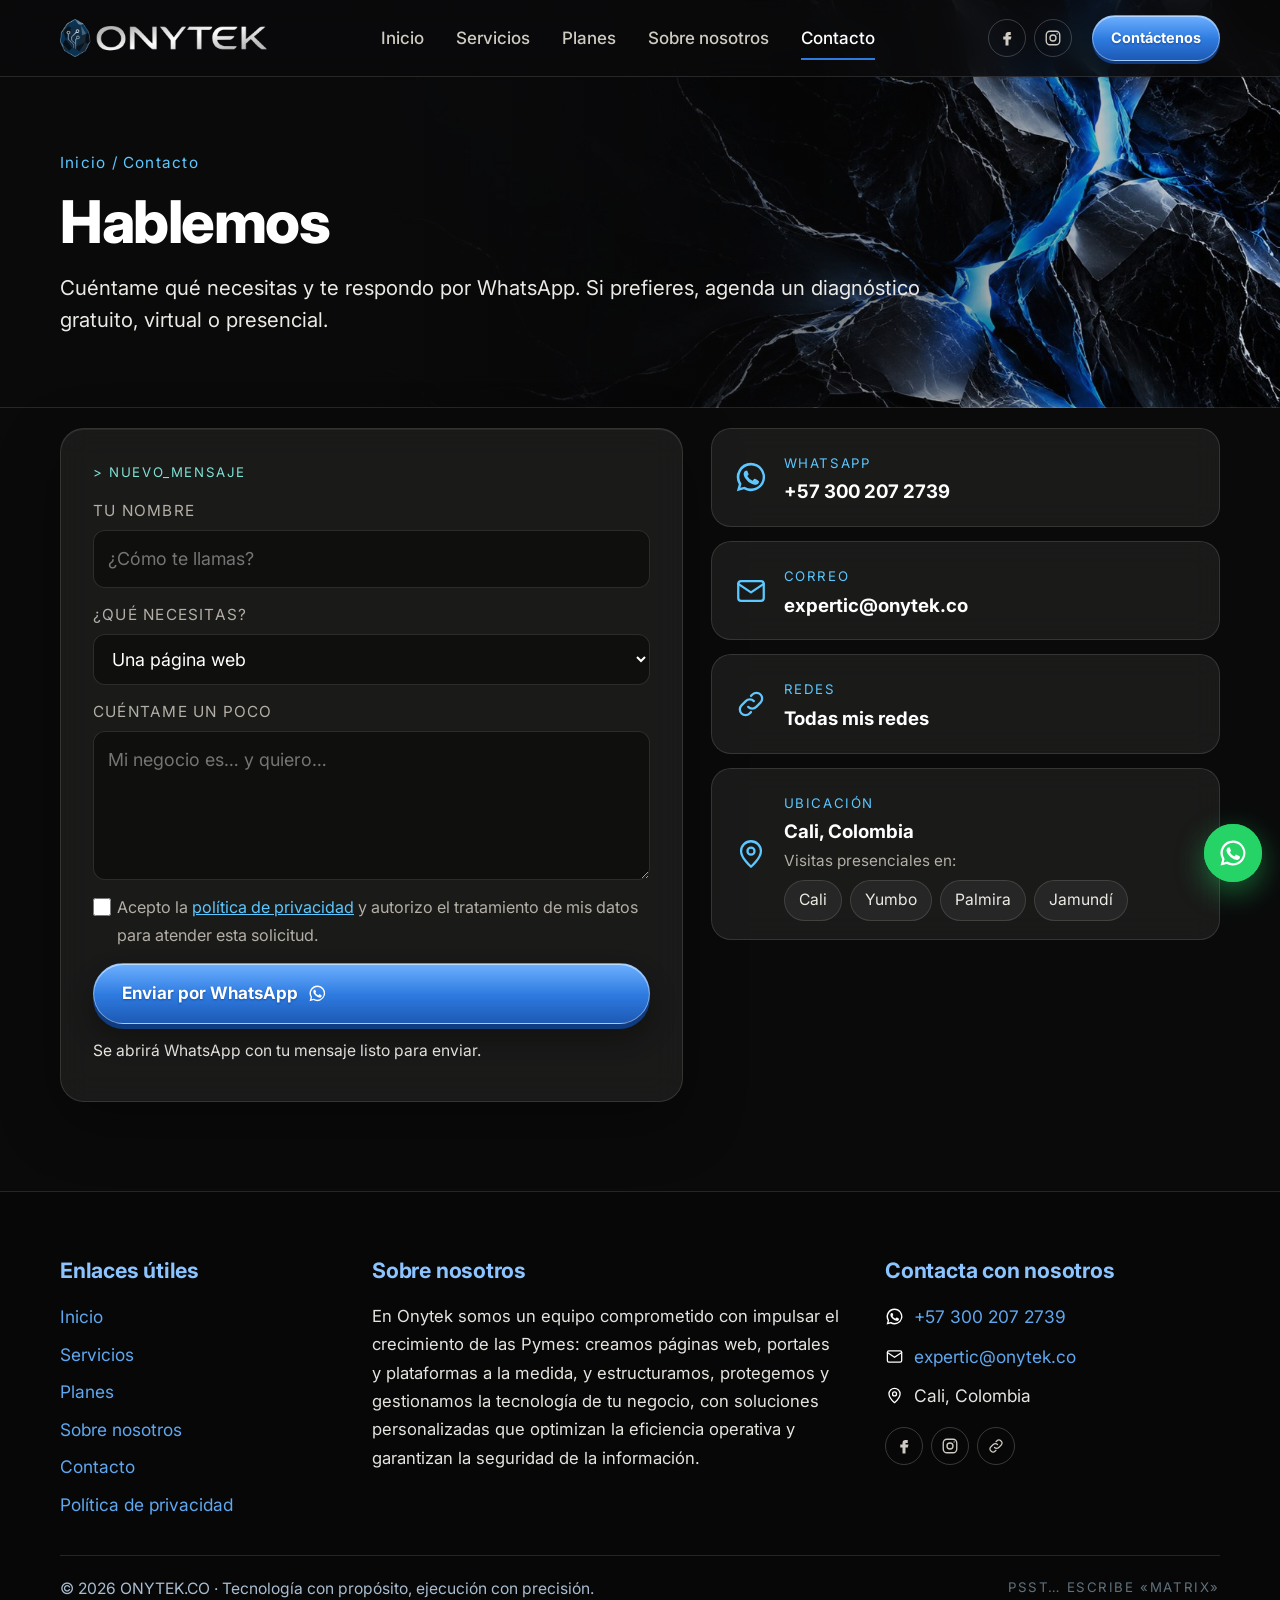
<file: contacto.html>
<!doctype html>
<html lang="es">
<head>
<meta charset="utf-8">
<meta name="viewport" content="width=device-width,initial-scale=1,viewport-fit=cover">
<title>Contacto · Onytek</title>
<meta name="description" content="Escríbenos por WhatsApp o agenda un diagnóstico gratuito. Onytek, Cali, Colombia.">
<meta name="theme-color" content="#0A0A0B">
<link rel="canonical" href="https://www.onytek.co/contacto">
<link rel="icon" type="image/png" href="assets/favicon.png">
<meta property="og:type" content="website"><meta property="og:title" content="Contacto · Onytek"><meta property="og:description" content="Escríbenos por WhatsApp o agenda un diagnóstico gratuito. Onytek, Cali, Colombia."><meta property="og:image" content="https://www.onytek.co/assets/crystal.png">
<link rel="preconnect" href="https://fonts.googleapis.com"><link rel="preconnect" href="https://fonts.gstatic.com" crossorigin>
<link rel="stylesheet" href="https://fonts.googleapis.com/css2?family=Inter:wght@400;500;600;700&family=display=swap">
<link rel="stylesheet" href="css/style.css">
<script>document.documentElement.className+=' js';</script>

</head>
<body>
<svg width="0" height="0" style="position:absolute" aria-hidden="true">
  <defs>
    <symbol id="i-globe" viewBox="0 0 24 24" fill="none" stroke="currentColor" stroke-width="1.6" stroke-linecap="round" stroke-linejoin="round"><circle cx="12" cy="12" r="9"/><path d="M3 12h18M12 3c3 3.2 3 14.8 0 18M12 3c-3 3.2-3 14.8 0 18"/></symbol>
    <symbol id="i-portal" viewBox="0 0 24 24" fill="none" stroke="currentColor" stroke-width="1.6" stroke-linecap="round" stroke-linejoin="round"><rect x="3" y="4" width="18" height="16" rx="2"/><path d="M3 9h18M8 14h3M8 17h6M15 13l2 2 3-4"/></symbol>
    <symbol id="i-ticket" viewBox="0 0 24 24" fill="none" stroke="currentColor" stroke-width="1.6" stroke-linecap="round" stroke-linejoin="round"><path d="M3 8a2 2 0 0 0 0 4v0a2 2 0 0 1 0 4v1a1 1 0 0 0 1 1h16a1 1 0 0 0 1-1v-1a2 2 0 0 1 0-4v0a2 2 0 0 0 0-4V7a1 1 0 0 0-1-1H4a1 1 0 0 0-1 1z"/><path d="M14 6v2M14 11v2M14 16v2"/></symbol>
    <symbol id="i-shield" viewBox="0 0 24 24" fill="none" stroke="currentColor" stroke-width="1.6" stroke-linecap="round" stroke-linejoin="round"><path d="M12 3l8 3v6c0 4.500-3.400 8-8 9-4.600-1-8-4.500-8-9V6z"/><path d="M9 12l2 2 4-4"/></symbol>
    <symbol id="i-arrow" viewBox="0 0 24 24" fill="none" stroke="currentColor" stroke-width="1.8" stroke-linecap="round" stroke-linejoin="round"><path d="M5 12h14M13 6l6 6-6 6"/></symbol>
    <symbol id="i-wa" viewBox="0 0 24 24" fill="currentColor"><path d="M12 2a10 10 0 0 0-8.600 15.100L2 22l5-1.300A10 10 0 1 0 12 2zm0 18.200a8.200 8.200 0 0 1-4.200-1.200l-.3-.2-3 .8.8-2.900-.2-.3A8.200 8.200 0 1 1 12 20.200zm4.500-6.100c-.2-.1-1.500-.7-1.700-.8s-.4-.1-.6.100-.7.800-.8 1-.3.200-.5.100a6.700 6.700 0 0 1-3.300-2.900c-.3-.4.2-.4.7-1.300a.5.5 0 0 0 0-.5l-.8-1.900c-.2-.5-.4-.4-.6-.4h-.5a1 1 0 0 0-.7.300 3 3 0 0 0-.9 2.200 5.200 5.200 0 0 0 1.100 2.800 11.800 11.800 0 0 0 4.500 4c1.700.7 2.300.8 3.200.7a2.700 2.700 0 0 0 1.800-1.300 2.200 2.200 0 0 0 .2-1.300c-.1-.1-.3-.2-.5-.3z"/></symbol>
    <symbol id="i-mail" viewBox="0 0 24 24" fill="none" stroke="currentColor" stroke-width="1.6" stroke-linecap="round" stroke-linejoin="round"><rect x="3" y="5" width="18" height="14" rx="2"/><path d="M3 7l9 6 9-6"/></symbol>
    <symbol id="i-pin" viewBox="0 0 24 24" fill="none" stroke="currentColor" stroke-width="1.6" stroke-linecap="round" stroke-linejoin="round"><path d="M12 21s7-6.100 7-11a7 7 0 0 0-14 0c0 4.900 7 11 7 11z"/><circle cx="12" cy="10" r="2.500"/></symbol>
    <symbol id="i-link" viewBox="0 0 24 24" fill="none" stroke="currentColor" stroke-width="1.6" stroke-linecap="round" stroke-linejoin="round"><path d="M10 14a4 4 0 0 0 5.700 0l3-3a4 4 0 0 0-5.700-5.700l-1 1"/><path d="M14 10a4 4 0 0 0-5.700 0l-3 3a4 4 0 0 0 5.700 5.700l1-1"/></symbol>
    <symbol id="i-check" viewBox="0 0 24 24" fill="none" stroke="currentColor" stroke-width="2" stroke-linecap="round" stroke-linejoin="round"><path d="M5 12.500l4.500 4.500L19 7"/></symbol>
    <symbol id="i-ext" viewBox="0 0 24 24" fill="none" stroke="currentColor" stroke-width="1.8" stroke-linecap="round" stroke-linejoin="round"><path d="M7 17L17 7M9 7h8v8"/></symbol>
    <symbol id="i-bolt" viewBox="0 0 24 24" fill="none" stroke="currentColor" stroke-width="1.7" stroke-linecap="round" stroke-linejoin="round"><path d="M13 2L4 14h7l-1 8 9-12h-7z"/></symbol>
    <symbol id="i-rack" viewBox="0 0 24 24" fill="none" stroke="currentColor" stroke-width="1.6" stroke-linecap="round" stroke-linejoin="round"><rect x="4" y="3" width="16" height="5" rx="1"/><rect x="4" y="10" width="16" height="5" rx="1"/><rect x="4" y="17" width="16" height="4" rx="1"/><path d="M7 5.5h.01M7 12.5h.01M7 19h.01"/></symbol>
    <symbol id="i-router" viewBox="0 0 24 24" fill="none" stroke="currentColor" stroke-width="1.6" stroke-linecap="round" stroke-linejoin="round"><rect x="3" y="13" width="18" height="7" rx="2"/><path d="M7 16.5h.01M11 16.5h.01M8 13V9M16 13V9M5 6a10 10 0 0 1 14 0"/></symbol>
    <symbol id="i-key" viewBox="0 0 24 24" fill="none" stroke="currentColor" stroke-width="1.6" stroke-linecap="round" stroke-linejoin="round"><circle cx="8" cy="12" r="4"/><path d="M12 12h9M18 12v3M15 12v2"/></symbol>
    <symbol id="i-bug" viewBox="0 0 24 24" fill="none" stroke="currentColor" stroke-width="1.6" stroke-linecap="round" stroke-linejoin="round"><path d="M8 8a4 4 0 0 1 8 0v6a4 4 0 0 1-8 0zM8 11H4M20 11h-4M8 15H4M20 15h-4M12 10v8M9 4l1.500 2M15 4l-1.500 2"/></symbol>
    <symbol id="i-lic" viewBox="0 0 24 24" fill="none" stroke="currentColor" stroke-width="1.6" stroke-linecap="round" stroke-linejoin="round"><rect x="4" y="3" width="16" height="18" rx="2"/><path d="M8 8h8M8 12h8M8 16h4"/></symbol>
    <symbol id="i-pc" viewBox="0 0 24 24" fill="none" stroke="currentColor" stroke-width="1.6" stroke-linecap="round" stroke-linejoin="round"><rect x="3" y="4" width="18" height="12" rx="2"/><path d="M8 20h8M12 16v4"/></symbol>
    <symbol id="i-qr" viewBox="0 0 24 24" fill="none" stroke="currentColor" stroke-width="1.6" stroke-linecap="round" stroke-linejoin="round"><rect x="3" y="3" width="7" height="7"/><rect x="14" y="3" width="7" height="7"/><rect x="3" y="14" width="7" height="7"/><path d="M14 14h3v3h-3zM20 14v.01M14 20h3M20 17v4"/></symbol>
    <symbol id="i-cam" viewBox="0 0 24 24" fill="none" stroke="currentColor" stroke-width="1.6" stroke-linecap="round" stroke-linejoin="round"><path d="M4 8h3l2-3h6l2 3h3v11H4z"/><circle cx="12" cy="13" r="3.500"/></symbol>
    <symbol id="i-chart" viewBox="0 0 24 24" fill="none" stroke="currentColor" stroke-width="1.6" stroke-linecap="round" stroke-linejoin="round"><path d="M4 20V4M4 20h16M8 16v-5M12 16V8M16 16v-7"/></symbol>
    <symbol id="i-bell" viewBox="0 0 24 24" fill="none" stroke="currentColor" stroke-width="1.6" stroke-linecap="round" stroke-linejoin="round"><path d="M6 17v-6a6 6 0 0 1 12 0v6l2 2H4zM10 21h4"/></symbol>
    <symbol id="i-coin" viewBox="0 0 24 24" fill="none" stroke="currentColor" stroke-width="1.6" stroke-linecap="round" stroke-linejoin="round"><circle cx="12" cy="12" r="9"/><path d="M12 7v10M9.500 9.500c0-1 1-1.700 2.500-1.700s2.500.7 2.500 1.700-1 1.500-2.500 1.700-2.500.8-2.500 2 1 1.800 2.500 1.800 2.500-.7 2.500-1.800"/></symbol>
    <symbol id="i-mobile" viewBox="0 0 24 24" fill="none" stroke="currentColor" stroke-width="1.6" stroke-linecap="round" stroke-linejoin="round"><rect x="7" y="2" width="10" height="20" rx="2"/><path d="M11 18h2"/></symbol>
    <symbol id="i-search" viewBox="0 0 24 24" fill="none" stroke="currentColor" stroke-width="1.6" stroke-linecap="round" stroke-linejoin="round"><circle cx="11" cy="11" r="7"/><path d="M20 20l-4-4"/></symbol>
    <symbol id="i-users" viewBox="0 0 24 24" fill="none" stroke="currentColor" stroke-width="1.6" stroke-linecap="round" stroke-linejoin="round"><circle cx="9" cy="8" r="3.500"/><path d="M2 20a7 7 0 0 1 14 0M17 5a3.500 3.500 0 0 1 0 6.500M22 20a6 6 0 0 0-4-5.600"/></symbol>
    <symbol id="i-zip" viewBox="0 0 24 24" fill="none" stroke="currentColor" stroke-width="1.6" stroke-linecap="round" stroke-linejoin="round"><path d="M12 3v12M7 11l5 5 5-5M4 21h16"/></symbol>
    <symbol id="i-slide" viewBox="0 0 24 24" fill="none" stroke="currentColor" stroke-width="1.6" stroke-linecap="round" stroke-linejoin="round"><rect x="3" y="4" width="18" height="12" rx="2"/><path d="M7 20h10M12 16v4M10 8l5 3-5 3z"/></symbol>
    <symbol id="i-book" viewBox="0 0 24 24" fill="none" stroke="currentColor" stroke-width="1.6" stroke-linecap="round" stroke-linejoin="round"><path d="M4 5a2 2 0 0 1 2-2h13v16H6a2 2 0 0 0-2 2zM4 19a2 2 0 0 1 2-2h13"/></symbol>
    <symbol id="i-lock" viewBox="0 0 24 24" fill="none" stroke="currentColor" stroke-width="1.6" stroke-linecap="round" stroke-linejoin="round"><rect x="5" y="11" width="14" height="10" rx="2"/><path d="M8 11V8a4 4 0 0 1 8 0v3"/></symbol>
    <symbol id="i-store" viewBox="0 0 24 24" fill="none" stroke="currentColor" stroke-width="1.6" stroke-linecap="round" stroke-linejoin="round"><path d="M4 9l1.500-5h13L20 9M4 9v11h16V9M4 9a3 3 0 0 0 5.300 2 3 3 0 0 0 5.400 0A3 3 0 0 0 20 9M10 20v-5h4v5"/></symbol>
    <symbol id="i-wifi" viewBox="0 0 24 24" fill="none" stroke="currentColor" stroke-width="1.6" stroke-linecap="round" stroke-linejoin="round"><path d="M2 9a15 15 0 0 1 20 0M5 12.500a10 10 0 0 1 14 0M8.500 16a5 5 0 0 1 7 0M12 19.500h.01"/></symbol>
    <linearGradient id="gN" x1="0" y1="0" x2="1" y2="1"><stop offset="0" stop-color="#191817"/><stop offset="1" stop-color="#100F0E"/></linearGradient>
    <linearGradient id="gB" x1="0" y1="0" x2="0" y2="1"><stop offset="0" stop-color="#E3E0DB"/><stop offset="1" stop-color="#2A8BD8"/></linearGradient>
  <symbol id="i-fb" viewBox="0 0 24 24" fill="currentColor"><path d="M14 8h3V4h-3a4 4 0 0 0-4 4v2H7v4h3v8h4v-8h3l1-4h-4V8.500c0-.3.200-.5.500-.5z"/></symbol>
<symbol id="i-ig" viewBox="0 0 24 24" fill="none" stroke="currentColor" stroke-width="1.8" stroke-linecap="round" stroke-linejoin="round"><rect x="3" y="3" width="18" height="18" rx="5"/><circle cx="12" cy="12" r="4"/><path d="M17.500 6.500h.01"/></symbol>
</defs>
</svg>
<a class="skip" href="#contenido">Saltar al contenido</a>

<canvas id="rain" aria-hidden="true"></canvas><div class="veil" aria-hidden="true"></div><div class="spot" id="spot" aria-hidden="true"></div><div class="topbar" id="topbar" aria-hidden="true"><i></i></div>
<header class="nav" id="nav"><div class="wrap nav-in">
<a class="brand" href="index.html" aria-label="Onytek, inicio"><img src="assets/logo-h.png" alt="Onytek" width="1200" height="220"></a>
<nav class="links" id="links" aria-label="Principal"><a href="index.html">Inicio</a><a href="servicios.html">Servicios</a><a href="planes.html">Planes</a><a href="sobre-nosotros.html">Sobre nosotros</a><a href="contacto.html">Contacto</a></nav>
<div class="soc"><a href="https://beacons.ai/fabcaral" target="_blank" rel="noopener" aria-label="Facebook y redes de Onytek"><svg class="ic "><use href="#i-fb"/></svg></a><a href="https://beacons.ai/fabcaral" target="_blank" rel="noopener" aria-label="Instagram y redes de Onytek"><svg class="ic "><use href="#i-ig"/></svg></a></div>
<a class="btn btn-sm" href="contacto.html"><span>Contáctenos</span></a>
<button class="burger" id="burger" type="button" aria-label="Abrir menú" aria-expanded="false" aria-controls="links"><i></i><i></i><i></i></button>
</div></header>
<main id="contenido">
<section class="phero"><div class="wrap"><p class="crumb"><a href="index.html">Inicio</a> / Contacto</p><h1 class="hd">Hablemos</h1><p class="lead">Cuéntame qué necesitas y te respondo por WhatsApp. Si prefieres, agenda un diagnóstico gratuito, virtual o presencial.</p></div><span class="gemdeco" aria-hidden="true"></span></section>
<section class="sec dk" style="padding-top:20px"><div class="wrap"><div class="contact">
<form class="card form rv" id="form" novalidate><div class="mono tiny">&gt; nuevo_mensaje</div>
<label>Tu nombre<input id="f-n" name="n" type="text" autocomplete="name" placeholder="¿Cómo te llamas?" required></label>
<label>¿Qué necesitas?<select id="f-i" name="i"><option>Una página web</option><option>Un portal o plataforma a medida</option><option>Una rifa virtual</option><option>Ambra: portal de fotos para mi evento</option><option>Soporte TI o redes para mi negocio</option><option>Un diagnóstico gratuito</option><option>Otra cosa</option></select></label>
<label>Cuéntame un poco<textarea id="f-m" name="m" rows="4" placeholder="Mi negocio es… y quiero…"></textarea></label>
<label class="chk"><input type="checkbox" id="f-c"><span>Acepto la <a href="privacidad.html" target="_blank">política de privacidad</a> y autorizo el tratamiento de mis datos para atender esta solicitud.</span></label>
<button class="btn" type="submit" ><span>Enviar por WhatsApp</span><svg class="ic"><use href="#i-wa"/></svg></button>
<p class="fine">Se abrirá WhatsApp con tu mensaje listo para enviar.</p></form>
<div class="cinfo rv"><a class="ci" href="https://wa.me/573002072739" target="_blank" rel="noopener"><svg class="ic big"><use href="#i-wa"/></svg><div><span class="mono tiny">WHATSAPP</span><b>+57 300 207 2739</b></div></a>
<a class="ci" href="mailto:expertic@onytek.co"><svg class="ic big"><use href="#i-mail"/></svg><div><span class="mono tiny">CORREO</span><b>expertic@onytek.co</b></div></a>
<a class="ci" href="https://beacons.ai/fabcaral" target="_blank" rel="noopener"><svg class="ic big"><use href="#i-link"/></svg><div><span class="mono tiny">REDES</span><b>Todas mis redes</b></div></a>
<div class="ci"><svg class="ic big"><use href="#i-pin"/></svg><div><span class="mono tiny">UBICACIÓN</span><b>Cali, Colombia</b><small>Visitas presenciales en:</small><div class="zonas"><span>Cali</span><span>Yumbo</span><span>Palmira</span><span>Jamundí</span></div></div></div></div>
</div></div></section>
</main>
<footer class="foot"><div class="wrap">
<div class="foot-g">
<div><h4>Enlaces útiles</h4><ul><li><a href="index.html">Inicio</a></li><li><a href="servicios.html">Servicios</a></li><li><a href="planes.html">Planes</a></li><li><a href="sobre-nosotros.html">Sobre nosotros</a></li><li><a href="contacto.html">Contacto</a></li><li><a href="privacidad.html">Política de privacidad</a></li></ul></div>
<div><h4>Sobre nosotros</h4><p>En Onytek somos un equipo comprometido con impulsar el crecimiento de las Pymes: creamos páginas web, portales y plataformas a la medida, y estructuramos, protegemos y gestionamos la tecnología de tu negocio, con soluciones personalizadas que optimizan la eficiencia operativa y garantizan la seguridad de la información.</p></div>
<div><h4>Contacta con nosotros</h4>
<div class="fi"><svg class="ic "><use href="#i-wa"/></svg><a href="https://wa.me/573002072739" target="_blank" rel="noopener">+57 300 207 2739</a></div>
<div class="fi"><svg class="ic "><use href="#i-mail"/></svg><a href="mailto:expertic@onytek.co">expertic@onytek.co</a></div>
<div class="fi"><svg class="ic "><use href="#i-pin"/></svg><span>Cali, Colombia</span></div>
<div class="soc"><a href="https://beacons.ai/fabcaral" target="_blank" rel="noopener" aria-label="Facebook"><svg class="ic "><use href="#i-fb"/></svg></a><a href="https://beacons.ai/fabcaral" target="_blank" rel="noopener" aria-label="Instagram"><svg class="ic "><use href="#i-ig"/></svg></a><a href="https://beacons.ai/fabcaral" target="_blank" rel="noopener" aria-label="Todas las redes"><svg class="ic "><use href="#i-link"/></svg></a></div></div>
</div>
<div class="foot-b"><span>© 2026 ONYTEK.CO · Tecnología con propósito, ejecución con precisión.</span><span class="mono egg">psst… escribe «matrix»</span></div>
</div></footer>
<a class="wa-fab" href="https://wa.me/573002072739?text=Hola%20Onytek%2C%20quiero%20cotizar%20un%20proyecto." target="_blank" rel="noopener" aria-label="Escribir por WhatsApp"><svg class="ic "><use href="#i-wa"/></svg></a>
<div class="toast" id="toast" role="status" aria-live="polite"></div>
<script src="js/main.js" defer></script>
</body>
</html>
</file>
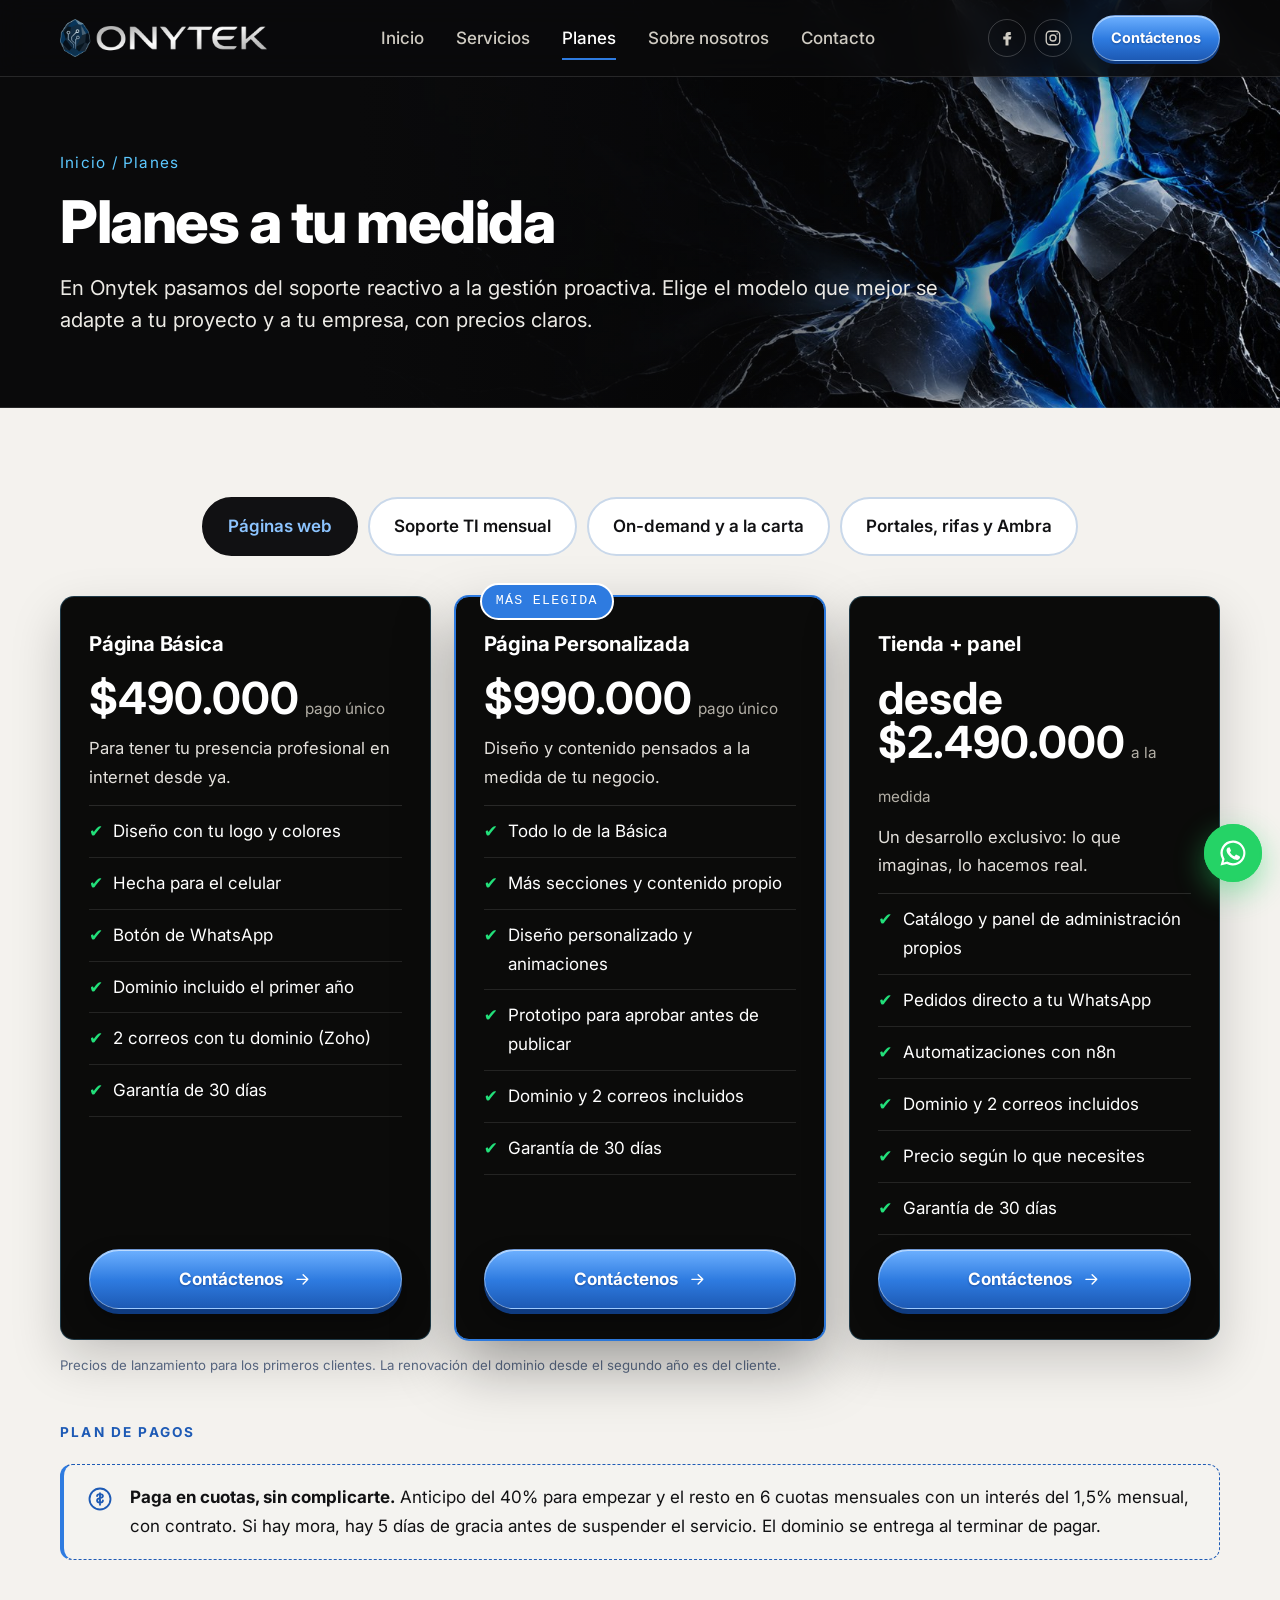
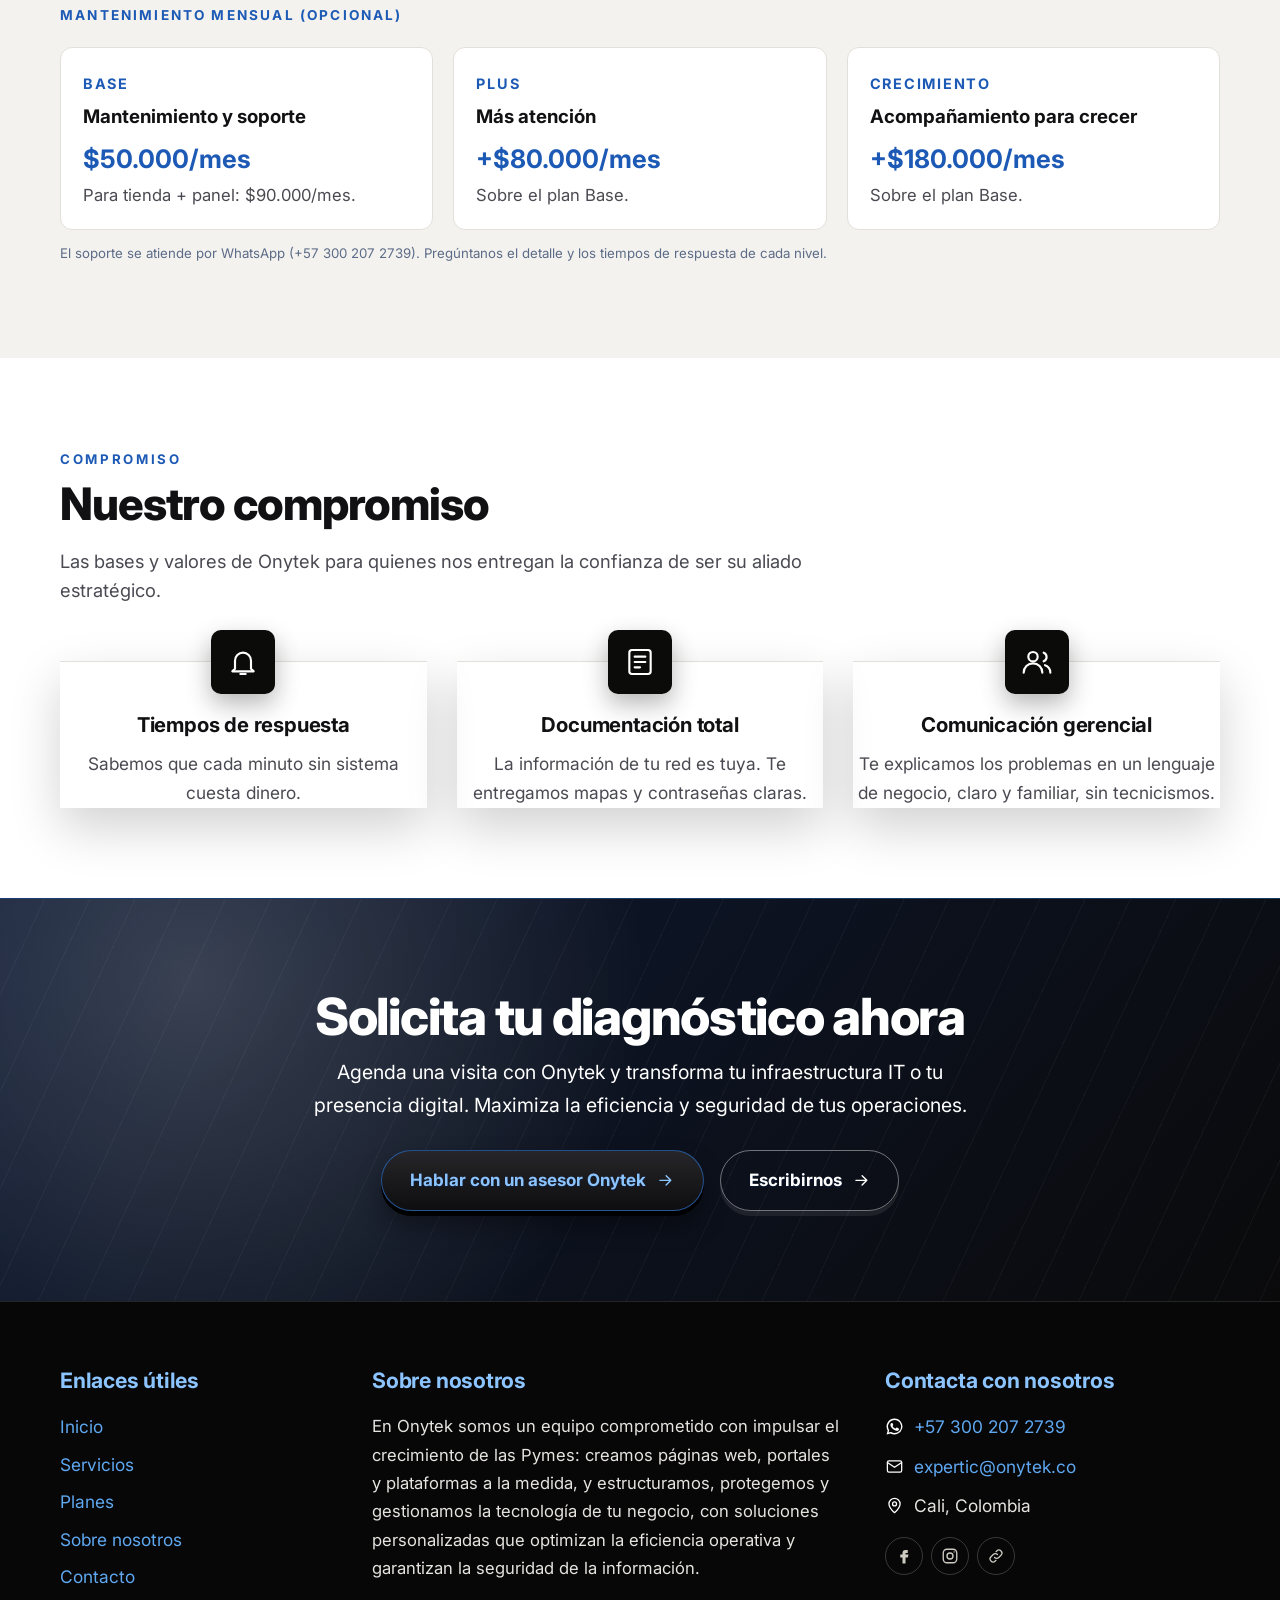
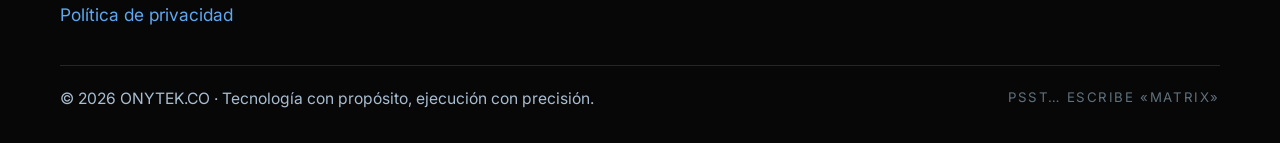
<file: planes.html>
<!doctype html>
<html lang="es">
<head>
<meta charset="utf-8">
<meta name="viewport" content="width=device-width,initial-scale=1,viewport-fit=cover">
<title>Planes y precios · Onytek</title>
<meta name="description" content="Planes de páginas web, soporte TI, servicios on-demand y a la carta, y cotización de portales, rifas y Ambra.">
<meta name="theme-color" content="#0A0A0B">
<link rel="canonical" href="https://www.onytek.co/planes">
<link rel="icon" type="image/png" href="assets/favicon.png">
<meta property="og:type" content="website"><meta property="og:title" content="Planes y precios · Onytek"><meta property="og:description" content="Planes de páginas web, soporte TI, servicios on-demand y a la carta, y cotización de portales, rifas y Ambra."><meta property="og:image" content="https://www.onytek.co/assets/crystal.png">
<link rel="preconnect" href="https://fonts.googleapis.com"><link rel="preconnect" href="https://fonts.gstatic.com" crossorigin>
<link rel="stylesheet" href="https://fonts.googleapis.com/css2?family=Inter:wght@400;500;600;700&family=display=swap">
<link rel="stylesheet" href="css/style.css">
<script>document.documentElement.className+=' js';</script>

</head>
<body>
<svg width="0" height="0" style="position:absolute" aria-hidden="true">
  <defs>
    <symbol id="i-globe" viewBox="0 0 24 24" fill="none" stroke="currentColor" stroke-width="1.6" stroke-linecap="round" stroke-linejoin="round"><circle cx="12" cy="12" r="9"/><path d="M3 12h18M12 3c3 3.2 3 14.8 0 18M12 3c-3 3.2-3 14.8 0 18"/></symbol>
    <symbol id="i-portal" viewBox="0 0 24 24" fill="none" stroke="currentColor" stroke-width="1.6" stroke-linecap="round" stroke-linejoin="round"><rect x="3" y="4" width="18" height="16" rx="2"/><path d="M3 9h18M8 14h3M8 17h6M15 13l2 2 3-4"/></symbol>
    <symbol id="i-ticket" viewBox="0 0 24 24" fill="none" stroke="currentColor" stroke-width="1.6" stroke-linecap="round" stroke-linejoin="round"><path d="M3 8a2 2 0 0 0 0 4v0a2 2 0 0 1 0 4v1a1 1 0 0 0 1 1h16a1 1 0 0 0 1-1v-1a2 2 0 0 1 0-4v0a2 2 0 0 0 0-4V7a1 1 0 0 0-1-1H4a1 1 0 0 0-1 1z"/><path d="M14 6v2M14 11v2M14 16v2"/></symbol>
    <symbol id="i-shield" viewBox="0 0 24 24" fill="none" stroke="currentColor" stroke-width="1.6" stroke-linecap="round" stroke-linejoin="round"><path d="M12 3l8 3v6c0 4.500-3.400 8-8 9-4.600-1-8-4.500-8-9V6z"/><path d="M9 12l2 2 4-4"/></symbol>
    <symbol id="i-arrow" viewBox="0 0 24 24" fill="none" stroke="currentColor" stroke-width="1.8" stroke-linecap="round" stroke-linejoin="round"><path d="M5 12h14M13 6l6 6-6 6"/></symbol>
    <symbol id="i-wa" viewBox="0 0 24 24" fill="currentColor"><path d="M12 2a10 10 0 0 0-8.600 15.100L2 22l5-1.300A10 10 0 1 0 12 2zm0 18.200a8.200 8.200 0 0 1-4.200-1.200l-.3-.2-3 .8.8-2.900-.2-.3A8.200 8.200 0 1 1 12 20.200zm4.500-6.100c-.2-.1-1.500-.7-1.700-.8s-.4-.1-.6.100-.7.800-.8 1-.3.200-.5.100a6.700 6.700 0 0 1-3.300-2.900c-.3-.4.2-.4.7-1.300a.5.5 0 0 0 0-.5l-.8-1.900c-.2-.5-.4-.4-.6-.4h-.5a1 1 0 0 0-.7.300 3 3 0 0 0-.9 2.200 5.200 5.200 0 0 0 1.100 2.800 11.800 11.800 0 0 0 4.500 4c1.700.7 2.300.8 3.200.7a2.700 2.700 0 0 0 1.800-1.300 2.200 2.200 0 0 0 .2-1.300c-.1-.1-.3-.2-.5-.3z"/></symbol>
    <symbol id="i-mail" viewBox="0 0 24 24" fill="none" stroke="currentColor" stroke-width="1.6" stroke-linecap="round" stroke-linejoin="round"><rect x="3" y="5" width="18" height="14" rx="2"/><path d="M3 7l9 6 9-6"/></symbol>
    <symbol id="i-pin" viewBox="0 0 24 24" fill="none" stroke="currentColor" stroke-width="1.6" stroke-linecap="round" stroke-linejoin="round"><path d="M12 21s7-6.100 7-11a7 7 0 0 0-14 0c0 4.900 7 11 7 11z"/><circle cx="12" cy="10" r="2.500"/></symbol>
    <symbol id="i-link" viewBox="0 0 24 24" fill="none" stroke="currentColor" stroke-width="1.6" stroke-linecap="round" stroke-linejoin="round"><path d="M10 14a4 4 0 0 0 5.700 0l3-3a4 4 0 0 0-5.700-5.700l-1 1"/><path d="M14 10a4 4 0 0 0-5.700 0l-3 3a4 4 0 0 0 5.700 5.700l1-1"/></symbol>
    <symbol id="i-check" viewBox="0 0 24 24" fill="none" stroke="currentColor" stroke-width="2" stroke-linecap="round" stroke-linejoin="round"><path d="M5 12.500l4.500 4.500L19 7"/></symbol>
    <symbol id="i-ext" viewBox="0 0 24 24" fill="none" stroke="currentColor" stroke-width="1.8" stroke-linecap="round" stroke-linejoin="round"><path d="M7 17L17 7M9 7h8v8"/></symbol>
    <symbol id="i-bolt" viewBox="0 0 24 24" fill="none" stroke="currentColor" stroke-width="1.7" stroke-linecap="round" stroke-linejoin="round"><path d="M13 2L4 14h7l-1 8 9-12h-7z"/></symbol>
    <symbol id="i-rack" viewBox="0 0 24 24" fill="none" stroke="currentColor" stroke-width="1.6" stroke-linecap="round" stroke-linejoin="round"><rect x="4" y="3" width="16" height="5" rx="1"/><rect x="4" y="10" width="16" height="5" rx="1"/><rect x="4" y="17" width="16" height="4" rx="1"/><path d="M7 5.5h.01M7 12.5h.01M7 19h.01"/></symbol>
    <symbol id="i-router" viewBox="0 0 24 24" fill="none" stroke="currentColor" stroke-width="1.6" stroke-linecap="round" stroke-linejoin="round"><rect x="3" y="13" width="18" height="7" rx="2"/><path d="M7 16.5h.01M11 16.5h.01M8 13V9M16 13V9M5 6a10 10 0 0 1 14 0"/></symbol>
    <symbol id="i-key" viewBox="0 0 24 24" fill="none" stroke="currentColor" stroke-width="1.6" stroke-linecap="round" stroke-linejoin="round"><circle cx="8" cy="12" r="4"/><path d="M12 12h9M18 12v3M15 12v2"/></symbol>
    <symbol id="i-bug" viewBox="0 0 24 24" fill="none" stroke="currentColor" stroke-width="1.6" stroke-linecap="round" stroke-linejoin="round"><path d="M8 8a4 4 0 0 1 8 0v6a4 4 0 0 1-8 0zM8 11H4M20 11h-4M8 15H4M20 15h-4M12 10v8M9 4l1.500 2M15 4l-1.500 2"/></symbol>
    <symbol id="i-lic" viewBox="0 0 24 24" fill="none" stroke="currentColor" stroke-width="1.6" stroke-linecap="round" stroke-linejoin="round"><rect x="4" y="3" width="16" height="18" rx="2"/><path d="M8 8h8M8 12h8M8 16h4"/></symbol>
    <symbol id="i-pc" viewBox="0 0 24 24" fill="none" stroke="currentColor" stroke-width="1.6" stroke-linecap="round" stroke-linejoin="round"><rect x="3" y="4" width="18" height="12" rx="2"/><path d="M8 20h8M12 16v4"/></symbol>
    <symbol id="i-qr" viewBox="0 0 24 24" fill="none" stroke="currentColor" stroke-width="1.6" stroke-linecap="round" stroke-linejoin="round"><rect x="3" y="3" width="7" height="7"/><rect x="14" y="3" width="7" height="7"/><rect x="3" y="14" width="7" height="7"/><path d="M14 14h3v3h-3zM20 14v.01M14 20h3M20 17v4"/></symbol>
    <symbol id="i-cam" viewBox="0 0 24 24" fill="none" stroke="currentColor" stroke-width="1.6" stroke-linecap="round" stroke-linejoin="round"><path d="M4 8h3l2-3h6l2 3h3v11H4z"/><circle cx="12" cy="13" r="3.500"/></symbol>
    <symbol id="i-chart" viewBox="0 0 24 24" fill="none" stroke="currentColor" stroke-width="1.6" stroke-linecap="round" stroke-linejoin="round"><path d="M4 20V4M4 20h16M8 16v-5M12 16V8M16 16v-7"/></symbol>
    <symbol id="i-bell" viewBox="0 0 24 24" fill="none" stroke="currentColor" stroke-width="1.6" stroke-linecap="round" stroke-linejoin="round"><path d="M6 17v-6a6 6 0 0 1 12 0v6l2 2H4zM10 21h4"/></symbol>
    <symbol id="i-coin" viewBox="0 0 24 24" fill="none" stroke="currentColor" stroke-width="1.6" stroke-linecap="round" stroke-linejoin="round"><circle cx="12" cy="12" r="9"/><path d="M12 7v10M9.500 9.500c0-1 1-1.700 2.500-1.700s2.500.7 2.500 1.700-1 1.500-2.500 1.700-2.500.8-2.500 2 1 1.800 2.500 1.800 2.500-.7 2.500-1.800"/></symbol>
    <symbol id="i-mobile" viewBox="0 0 24 24" fill="none" stroke="currentColor" stroke-width="1.6" stroke-linecap="round" stroke-linejoin="round"><rect x="7" y="2" width="10" height="20" rx="2"/><path d="M11 18h2"/></symbol>
    <symbol id="i-search" viewBox="0 0 24 24" fill="none" stroke="currentColor" stroke-width="1.6" stroke-linecap="round" stroke-linejoin="round"><circle cx="11" cy="11" r="7"/><path d="M20 20l-4-4"/></symbol>
    <symbol id="i-users" viewBox="0 0 24 24" fill="none" stroke="currentColor" stroke-width="1.6" stroke-linecap="round" stroke-linejoin="round"><circle cx="9" cy="8" r="3.500"/><path d="M2 20a7 7 0 0 1 14 0M17 5a3.500 3.500 0 0 1 0 6.500M22 20a6 6 0 0 0-4-5.600"/></symbol>
    <symbol id="i-zip" viewBox="0 0 24 24" fill="none" stroke="currentColor" stroke-width="1.6" stroke-linecap="round" stroke-linejoin="round"><path d="M12 3v12M7 11l5 5 5-5M4 21h16"/></symbol>
    <symbol id="i-slide" viewBox="0 0 24 24" fill="none" stroke="currentColor" stroke-width="1.6" stroke-linecap="round" stroke-linejoin="round"><rect x="3" y="4" width="18" height="12" rx="2"/><path d="M7 20h10M12 16v4M10 8l5 3-5 3z"/></symbol>
    <symbol id="i-book" viewBox="0 0 24 24" fill="none" stroke="currentColor" stroke-width="1.6" stroke-linecap="round" stroke-linejoin="round"><path d="M4 5a2 2 0 0 1 2-2h13v16H6a2 2 0 0 0-2 2zM4 19a2 2 0 0 1 2-2h13"/></symbol>
    <symbol id="i-lock" viewBox="0 0 24 24" fill="none" stroke="currentColor" stroke-width="1.6" stroke-linecap="round" stroke-linejoin="round"><rect x="5" y="11" width="14" height="10" rx="2"/><path d="M8 11V8a4 4 0 0 1 8 0v3"/></symbol>
    <symbol id="i-store" viewBox="0 0 24 24" fill="none" stroke="currentColor" stroke-width="1.6" stroke-linecap="round" stroke-linejoin="round"><path d="M4 9l1.500-5h13L20 9M4 9v11h16V9M4 9a3 3 0 0 0 5.300 2 3 3 0 0 0 5.400 0A3 3 0 0 0 20 9M10 20v-5h4v5"/></symbol>
    <symbol id="i-wifi" viewBox="0 0 24 24" fill="none" stroke="currentColor" stroke-width="1.6" stroke-linecap="round" stroke-linejoin="round"><path d="M2 9a15 15 0 0 1 20 0M5 12.500a10 10 0 0 1 14 0M8.500 16a5 5 0 0 1 7 0M12 19.500h.01"/></symbol>
    <linearGradient id="gN" x1="0" y1="0" x2="1" y2="1"><stop offset="0" stop-color="#191817"/><stop offset="1" stop-color="#100F0E"/></linearGradient>
    <linearGradient id="gB" x1="0" y1="0" x2="0" y2="1"><stop offset="0" stop-color="#E3E0DB"/><stop offset="1" stop-color="#2A8BD8"/></linearGradient>
  <symbol id="i-fb" viewBox="0 0 24 24" fill="currentColor"><path d="M14 8h3V4h-3a4 4 0 0 0-4 4v2H7v4h3v8h4v-8h3l1-4h-4V8.500c0-.3.200-.5.500-.5z"/></symbol>
<symbol id="i-ig" viewBox="0 0 24 24" fill="none" stroke="currentColor" stroke-width="1.8" stroke-linecap="round" stroke-linejoin="round"><rect x="3" y="3" width="18" height="18" rx="5"/><circle cx="12" cy="12" r="4"/><path d="M17.500 6.500h.01"/></symbol>
</defs>
</svg>
<a class="skip" href="#contenido">Saltar al contenido</a>

<canvas id="rain" aria-hidden="true"></canvas><div class="veil" aria-hidden="true"></div><div class="spot" id="spot" aria-hidden="true"></div><div class="topbar" id="topbar" aria-hidden="true"><i></i></div>
<header class="nav" id="nav"><div class="wrap nav-in">
<a class="brand" href="index.html" aria-label="Onytek, inicio"><img src="assets/logo-h.png" alt="Onytek" width="1200" height="220"></a>
<nav class="links" id="links" aria-label="Principal"><a href="index.html">Inicio</a><a href="servicios.html">Servicios</a><a href="planes.html">Planes</a><a href="sobre-nosotros.html">Sobre nosotros</a><a href="contacto.html">Contacto</a></nav>
<div class="soc"><a href="https://beacons.ai/fabcaral" target="_blank" rel="noopener" aria-label="Facebook y redes de Onytek"><svg class="ic "><use href="#i-fb"/></svg></a><a href="https://beacons.ai/fabcaral" target="_blank" rel="noopener" aria-label="Instagram y redes de Onytek"><svg class="ic "><use href="#i-ig"/></svg></a></div>
<a class="btn btn-sm" href="contacto.html"><span>Contáctenos</span></a>
<button class="burger" id="burger" type="button" aria-label="Abrir menú" aria-expanded="false" aria-controls="links"><i></i><i></i><i></i></button>
</div></header>
<main id="contenido">
<section class="phero"><div class="wrap"><p class="crumb"><a href="index.html">Inicio</a> / Planes</p><h1 class="hd">Planes a tu medida</h1><p class="lead">En Onytek pasamos del soporte reactivo a la gestión proactiva. Elige el modelo que mejor se adapte a tu proyecto y a tu empresa, con precios claros.</p></div><span class="gemdeco" aria-hidden="true"></span></section>
<section class="sec paper"><div class="wrap">
<div class="ptabs" role="tablist" aria-label="Tipos de plan"><button type="button" role="tab">Páginas web</button><button type="button" role="tab">Soporte TI mensual</button><button type="button" role="tab">On-demand y a la carta</button><button type="button" role="tab">Portales, rifas y Ambra</button></div>
<div class="pp" id="web" role="tabpanel"><div class="plans">
<article class="plan rv" data-tilt><span class="pt">Página Básica</span><div class="pr">$490.000<small>pago único</small></div><p class="pdesc">Para tener tu presencia profesional en internet desde ya.</p><ul><li>Diseño con tu logo y colores</li><li>Hecha para el celular</li><li>Botón de WhatsApp</li><li>Dominio incluido el primer año</li><li>2 correos con tu dominio (Zoho)</li><li>Garantía de 30 días</li></ul><a class="btn " href="https://wa.me/573002072739?text=Hola%20Onytek%2C%20quiero%20la%20P%C3%A1gina%20B%C3%A1sica." target="_blank" rel="noopener"><span>Contáctenos</span><svg class="ic arr"><use href="#i-arrow"/></svg></a></article>
<article class="plan rv hot" data-tilt><span class="rib">MÁS ELEGIDA</span><span class="pt">Página Personalizada</span><div class="pr">$990.000<small>pago único</small></div><p class="pdesc">Diseño y contenido pensados a la medida de tu negocio.</p><ul><li>Todo lo de la Básica</li><li>Más secciones y contenido propio</li><li>Diseño personalizado y animaciones</li><li>Prototipo para aprobar antes de publicar</li><li>Dominio y 2 correos incluidos</li><li>Garantía de 30 días</li></ul><a class="btn " href="https://wa.me/573002072739?text=Hola%20Onytek%2C%20quiero%20la%20P%C3%A1gina%20Personalizada." target="_blank" rel="noopener"><span>Contáctenos</span><svg class="ic arr"><use href="#i-arrow"/></svg></a></article>
<article class="plan rv" data-tilt><span class="pt">Tienda + panel</span><div class="pr">desde $2.490.000<small>a la medida</small></div><p class="pdesc">Un desarrollo exclusivo: lo que imaginas, lo hacemos real.</p><ul><li>Catálogo y panel de administración propios</li><li>Pedidos directo a tu WhatsApp</li><li>Automatizaciones con n8n</li><li>Dominio y 2 correos incluidos</li><li>Precio según lo que necesites</li><li>Garantía de 30 días</li></ul><a class="btn " href="https://wa.me/573002072739?text=Hola%20Onytek%2C%20quiero%20una%20Tienda%20con%20panel." target="_blank" rel="noopener"><span>Contáctenos</span><svg class="ic arr"><use href="#i-arrow"/></svg></a></article>
</div>
<p class="fine" style="margin-top:14px">Precios de lanzamiento para los primeros clientes. La renovación del dominio desde el segundo año es del cliente.</p>
<p class="ghd">PLAN DE PAGOS</p>
<div class="callout"><svg class="ic "><use href="#i-coin"/></svg><div><b>Paga en cuotas, sin complicarte.</b> Anticipo del 40% para empezar y el resto en 6 cuotas mensuales con un interés del 1,5% mensual, con contrato. Si hay mora, hay 5 días de gracia antes de suspender el servicio. El dominio se entrega al terminar de pagar.</div></div>
<p class="ghd">MANTENIMIENTO MENSUAL (OPCIONAL)</p>
<div class="mt3"><div><span class="mono">BASE</span><b>Mantenimiento y soporte</b><span class="pr2">$50.000/mes</span><p>Para tienda + panel: $90.000/mes.</p></div><div><span class="mono">PLUS</span><b>Más atención</b><span class="pr2">+$80.000/mes</span><p>Sobre el plan Base.</p></div><div><span class="mono">CRECIMIENTO</span><b>Acompañamiento para crecer</b><span class="pr2">+$180.000/mes</span><p>Sobre el plan Base.</p></div></div>
<p class="fine" style="margin-top:12px">El soporte se atiende por WhatsApp (+57 300 207 2739). Pregúntanos el detalle y los tiempos de respuesta de cada nivel.</p></div>
<div class="pp" id="soporte" role="tabpanel" hidden><div class="zig" style="margin-bottom:34px"><div class="ztxt"><span class="num">PASO INICIAL</span><h3>Implementación</h3><p>Antes de asumir el soporte de tu empresa, realizamos una intervención profunda inicial para llevar tu infraestructura al estándar corporativo. <b style="color:#1D5AB5">No construimos sobre cimientos inestables.</b></p><p class="fine">*El valor de la implementación se define en el diagnóstico inicial.</p></div>
<article class="plan rv"><span class="pt">Todo lo que incluye</span><ul><li>Auditoría completa</li><li>Inventario de activos tecnológicos</li><li>Organización y estética de rack</li><li>Estructuración de red</li><li>Configuración de servidores y directorio</li><li>Análisis y hoja de vida de PCs</li></ul><a class="btn " href="https://wa.me/573002072739?text=Hola%20Onytek%2C%20quiero%20iniciar%20la%20implementaci%C3%B3n." target="_blank" rel="noopener"><span>Iniciar implementación</span><svg class="ic arr"><use href="#i-arrow"/></svg></a></article></div>
<p class="ghd">PLANES DE SOPORTE IT</p>
<h3 style="font-size:1.7rem;color:var(--ink);margin-bottom:8px">Tu departamento de sistemas, siempre disponible</h3>
<p style="color:var(--ink2);font-size:1.1rem;max-width:68ch">En Onytek pasamos del soporte reactivo a la gestión proactiva. Elige el modelo que mejor se adapte al tamaño de tu empresa y deja que la tecnología apoye tu negocio sin interrupciones.</p>
<div class="plans" style="margin-top:26px">
<article class="plan rv" data-tilt><span class="pt">Esencial</span><div class="pr">$390.000<small>/mes</small></div><p class="pdesc">Para oficinas pequeñas que necesitan un respaldo confiable.</p><ul><li>Hasta 5 equipos</li><li>Soporte remoto de lunes a viernes</li><li>1 visita preventiva por trimestre</li><li>Antivirus corporativo monitoreado</li><li>Respuesta en 8 horas hábiles</li></ul><a class="btn " href="https://wa.me/573002072739?text=Hola%20Onytek%2C%20me%20interesa%20el%20plan%20de%20soporte%20Esencial." target="_blank" rel="noopener"><span>Contáctenos</span><svg class="ic arr"><use href="#i-arrow"/></svg></a></article>
<article class="plan rv hot" data-tilt><span class="rib">RECOMENDADO</span><span class="pt">Profesional</span><div class="pr">$790.000<small>/mes</small></div><p class="pdesc">Tu departamento de sistemas completo para una empresa en crecimiento.</p><ul><li>Hasta 15 equipos</li><li>Soporte remoto prioritario</li><li>1 visita presencial al mes</li><li>Gestión de red, WiFi y usuarios</li><li>Copias de seguridad verificadas</li><li>Inventario y hoja de vida de equipos</li><li>Respuesta en 4 horas hábiles</li></ul><a class="btn " href="https://wa.me/573002072739?text=Hola%20Onytek%2C%20me%20interesa%20el%20plan%20de%20soporte%20Profesional." target="_blank" rel="noopener"><span>Contáctenos</span><svg class="ic arr"><use href="#i-arrow"/></svg></a></article>
<article class="plan rv" data-tilt><span class="pt">Corporativo</span><div class="pr">desde $1.490.000<small>/mes</small></div><p class="pdesc">Para operaciones con servidores y alta exigencia de continuidad.</p><ul><li>Hasta 40 equipos (más, a cotizar)</li><li>Ingeniero asignado a tu empresa</li><li>2 visitas presenciales al mes</li><li>Servidores y Directorio Activo</li><li>Ciberseguridad y monitoreo</li><li>Informe mensual de gestión</li><li>Respuesta en 2 horas hábiles</li></ul><a class="btn " href="https://wa.me/573002072739?text=Hola%20Onytek%2C%20me%20interesa%20el%20plan%20de%20soporte%20Corporativo." target="_blank" rel="noopener"><span>Contáctenos</span><svg class="ic arr"><use href="#i-arrow"/></svg></a></article>
</div>
<p class="fine" style="margin-top:14px">Valores de referencia sujetos al diagnóstico inicial (Implementación). El alcance final se ajusta al tamaño de tu empresa.</p>
<p class="ghd">¿CÓMO PREFIERES TRABAJAR CON ONYTEK?</p>
<div class="mt3"><div><span class="mono">OPCIÓN 1</span><b>Proyecto puntual</b><p>Contrátanos para un proyecto específico: red, servidor, cableado o migración.</p></div><div><span class="mono">OPCIÓN 2</span><b>Paquete de horas</b><p>Compra un paquete de horas para requerimientos específicos.</p></div><div><span class="mono">OPCIÓN 3</span><b>Plan de suscripción</b><p>Delégamos el 100% de tu departamento de sistemas con un plan mensual.</p></div></div></div>
<div class="pp" id="ondemand" role="tabpanel" hidden><div class="zig" style="margin-bottom:20px"><div class="ztxt"><span class="num">SERVICIO ON-DEMAND</span><h3>¿Solo necesitas resolver una emergencia puntual?</h3><p>Si aún no estás listo para un plan mensual, nuestro equipo de ingenieros acude a tu empresa para resolver crisis específicas, bajo demanda. Tarifas claras y sin costos ocultos.</p><p class="fine">La visita presencial aplica para Cali, Yumbo, Palmira y Jamundí.</p></div>
<article class="plan hot rv" data-tilt><span class="pt">On Demand</span><div class="pr">$180.000<small>visita técnica</small></div><p class="pdesc">Ideal para diagnósticos, configuración de equipos nuevos, limpieza profunda de virus o corrección de errores críticos de software.</p><ul><li>Tiempo de respuesta 24 h (sujeto a disponibilidad)</li><li>Garantía de 5 días sobre la labor realizada</li><li>2 horas de soporte presencial</li><li>Hora adicional: $80.000</li></ul><a class="btn " href="https://wa.me/573002072739?text=Hola%20Onytek%2C%20necesito%20una%20visita%20t%C3%A9cnica%20on-demand." target="_blank" rel="noopener"><span>Contáctenos</span><svg class="ic arr"><use href="#i-arrow"/></svg></a></article></div>
<p class="ghd">SOPORTE RÁPIDO Y EMERGENCIAS</p><div class="carta"><div class="ci2 rv"><div><h4>Soporte remoto express</h4><p>Ideal para errores de software, configuración de correos o lentitud del sistema.</p></div><b>$60.000</b></div><div class="ci2 rv"><div><h4>Visita presencial de emergencia</h4><p>Respuesta prioritaria en sitio para caídas de servidor, red o fallos críticos. Incluye hasta 2 horas de intervención experta.</p></div><b>$280.000</b></div></div>
<div class="callout"><svg class="ic "><use href="#i-shield"/></svg><div><b>Garantía de resolución justa.</b> Si tras 40 minutos de soporte remoto diagnosticamos que el fallo es físico (hardware o red) y requiere visita presencial de emergencia, escalamos el caso y te abonamos el 100% del valor del soporte remoto al costo de la visita.</div></div>
<p class="ghd">MANTENIMIENTO Y CONFIGURACIÓN DE EQUIPOS</p><div class="carta"><div class="ci2 rv"><div><h4>Instalación limpia de sistema operativo</h4><p>Instalación desde cero, drivers y optimización de rendimiento para que el equipo quede como nuevo.</p></div><b>$120.000</b></div><div class="ci2 rv"><div><h4>Formateo de PC con backup de información</h4><p>Para equipos lentos o reusados: respaldo de la información, formateo con sistema nuevo y restauración de tus datos.</p></div><b>$180.000</b></div><div class="ci2 rv"><div><h4>Mantenimiento físico profundo (hardware)</h4><p>Limpieza interna, cambio de pasta térmica y revisión de componentes para evitar sobrecalentamientos.</p></div><b>$120.000</b></div></div>
<p class="ghd">ACOMPAÑAMIENTO EXTENDIDO</p><div class="carta"><div class="ci2 rv"><div><h4>Jornada técnica de 8 horas</h4><p>Un ingeniero de Onytek dedicado a tu empresa durante un día completo. Ideal para trasteos de oficina, instalación masiva de equipos o proyectos especiales. Se programa con 7 días de anticipación.</p></div><b>$320.000</b></div></div></div>
<div class="pp" id="medida" role="tabpanel" hidden><div class="gc2" style="grid-template-columns:repeat(3,1fr)">
<article class="gc rv" data-tilt><svg class="ic "><use href="#i-portal"/></svg><h3>Portales y plataformas</h3><p>Cada portal se diseña según lo que tu negocio necesita. Cuéntanos tu idea y te damos una propuesta con alcance y precio.</p><div class="tags"><span>A cotizar</span><span>Panel</span><span>Automatización</span></div></article>
<article class="gc rv" data-tilt><svg class="ic "><use href="#i-ticket"/></svg><h3>Rifas virtuales (Sortex)</h3><p>Tu rifa con diseño de marca, tablero de números y panel del organizador.</p><div class="tags"><span>A cotizar</span><span>Sortex</span></div></article>
<article class="gc rv" data-tilt><svg class="ic "><use href="#i-qr"/></svg><h3>Ambra · portal de fotos</h3><p>Portal con QR para tus eventos. Planes desde $499.900 por evento, con prueba gratis. Mira los planes abajo.</p><div class="tags"><span>Prueba gratis</span><span>Esencial</span><span>Prestige</span><span>Luxury</span></div></article></div>
<div class="center" style="margin-top:44px"><span class="num">AMBRA · PLANES</span><h3 style="margin:8px 0 6px">Planes de Ambra para tu evento</h3><p>Pago único por evento, sin mensualidades. Pide tu plan desde la página de Ambra. ¿Primera vez? <a href="https://ambra.onytek.co/" target="_blank" rel="noopener">Pruébala gratis</a>.</p></div><div class="plans" style="margin-top:24px"><article class="plan rv" data-tilt><span class="pt">Esencial</span><div class="pr">$499.900<small>por evento</small></div><p class="pdesc">Ambra lista para tu evento, con tu marca.</p><ul><li>QR para tus invitados: fotos, videos y mensajes</li><li>Galería en vivo y libro de invitados</li><li>Descarga de todo en alta resolución (ZIP)</li><li>Impresos y envío incluidos</li></ul><a class="btn " href="https://ambra.onytek.co/" target="_blank" rel="noopener"><span>Ver en Ambra</span><svg class="ic "><use href="#i-arrow"/></svg></a></article><article class="plan rv hot" data-tilt><span class="pt">Prestige</span><div class="pr">$899.900<small>por evento</small></div><p class="pdesc">El más elegido: más diseño y presencia para tu evento.</p><ul><li>QR para tus invitados: fotos, videos y mensajes</li><li>Galería en vivo y libro de invitados</li><li>Descarga de todo en alta resolución (ZIP)</li><li>Impresos y envío incluidos</li><li>Diseño personalizado con los colores del evento</li></ul><a class="btn " href="https://ambra.onytek.co/" target="_blank" rel="noopener"><span>Ver en Ambra</span><svg class="ic "><use href="#i-arrow"/></svg></a></article><article class="plan rv" data-tilt><span class="pt">Luxury</span><div class="pr">$1.299.900<small>por evento</small></div><p class="pdesc">Diseño completo a la medida de tu evento.</p><ul><li>QR para tus invitados: fotos, videos y mensajes</li><li>Galería en vivo y libro de invitados</li><li>Descarga de todo en alta resolución (ZIP)</li><li>Impresos y envío incluidos</li><li>Prototipo aprobado por ti antes de publicar</li></ul><a class="btn " href="https://ambra.onytek.co/" target="_blank" rel="noopener"><span>Ver en Ambra</span><svg class="ic "><use href="#i-arrow"/></svg></a></article></div><div class="center" style="margin-top:34px"><a class="btn " href="https://wa.me/573002072739?text=Hola%20Onytek%2C%20quiero%20cotizar%20un%20portal%20o%20una%20rifa." target="_blank" rel="noopener"><span>Pedir cotización</span><svg class="ic arr"><use href="#i-arrow"/></svg></a></div></div>
</div></section>
<section class="sec white"><div class="wrap"><p class="eyebrow mono rv">COMPROMISO</p><h2 class="hd rv">Nuestro compromiso</h2>
<p class="lead rv">Las bases y valores de Onytek para quienes nos entregan la confianza de ser su aliado estratégico.</p>
<div class="comp rv"><div><svg class="ic "><use href="#i-bell"/></svg><h4>Tiempos de respuesta</h4><p>Sabemos que cada minuto sin sistema cuesta dinero.</p></div><div><svg class="ic "><use href="#i-lic"/></svg><h4>Documentación total</h4><p>La información de tu red es tuya. Te entregamos mapas y contraseñas claras.</p></div><div><svg class="ic "><use href="#i-users"/></svg><h4>Comunicación gerencial</h4><p>Te explicamos los problemas en un lenguaje de negocio, claro y familiar, sin tecnicismos.</p></div></div></div></section>
<section class="cta"><div class="wrap rv"><h2>Solicita tu diagnóstico ahora</h2><p>Agenda una visita con Onytek y transforma tu infraestructura IT o tu presencia digital. Maximiza la eficiencia y seguridad de tus operaciones.</p><div class="row"><a class="btn dark" href="https://wa.me/573002072739?text=Hola%20Onytek%2C%20quiero%20agendar%20una%20asesor%C3%ADa%20gratuita." target="_blank" rel="noopener"><span>Hablar con un asesor Onytek</span><svg class="ic arr"><use href="#i-arrow"/></svg></a><a class="btn ghost" href="contacto.html"><span>Escribirnos</span><svg class="ic arr"><use href="#i-arrow"/></svg></a></div></div></section>
</main>
<footer class="foot"><div class="wrap">
<div class="foot-g">
<div><h4>Enlaces útiles</h4><ul><li><a href="index.html">Inicio</a></li><li><a href="servicios.html">Servicios</a></li><li><a href="planes.html">Planes</a></li><li><a href="sobre-nosotros.html">Sobre nosotros</a></li><li><a href="contacto.html">Contacto</a></li><li><a href="privacidad.html">Política de privacidad</a></li></ul></div>
<div><h4>Sobre nosotros</h4><p>En Onytek somos un equipo comprometido con impulsar el crecimiento de las Pymes: creamos páginas web, portales y plataformas a la medida, y estructuramos, protegemos y gestionamos la tecnología de tu negocio, con soluciones personalizadas que optimizan la eficiencia operativa y garantizan la seguridad de la información.</p></div>
<div><h4>Contacta con nosotros</h4>
<div class="fi"><svg class="ic "><use href="#i-wa"/></svg><a href="https://wa.me/573002072739" target="_blank" rel="noopener">+57 300 207 2739</a></div>
<div class="fi"><svg class="ic "><use href="#i-mail"/></svg><a href="mailto:expertic@onytek.co">expertic@onytek.co</a></div>
<div class="fi"><svg class="ic "><use href="#i-pin"/></svg><span>Cali, Colombia</span></div>
<div class="soc"><a href="https://beacons.ai/fabcaral" target="_blank" rel="noopener" aria-label="Facebook"><svg class="ic "><use href="#i-fb"/></svg></a><a href="https://beacons.ai/fabcaral" target="_blank" rel="noopener" aria-label="Instagram"><svg class="ic "><use href="#i-ig"/></svg></a><a href="https://beacons.ai/fabcaral" target="_blank" rel="noopener" aria-label="Todas las redes"><svg class="ic "><use href="#i-link"/></svg></a></div></div>
</div>
<div class="foot-b"><span>© 2026 ONYTEK.CO · Tecnología con propósito, ejecución con precisión.</span><span class="mono egg">psst… escribe «matrix»</span></div>
</div></footer>
<a class="wa-fab" href="https://wa.me/573002072739?text=Hola%20Onytek%2C%20quiero%20cotizar%20un%20proyecto." target="_blank" rel="noopener" aria-label="Escribir por WhatsApp"><svg class="ic "><use href="#i-wa"/></svg></a>
<div class="toast" id="toast" role="status" aria-live="polite"></div>
<script src="js/main.js" defer></script>
</body>
</html>
</file>
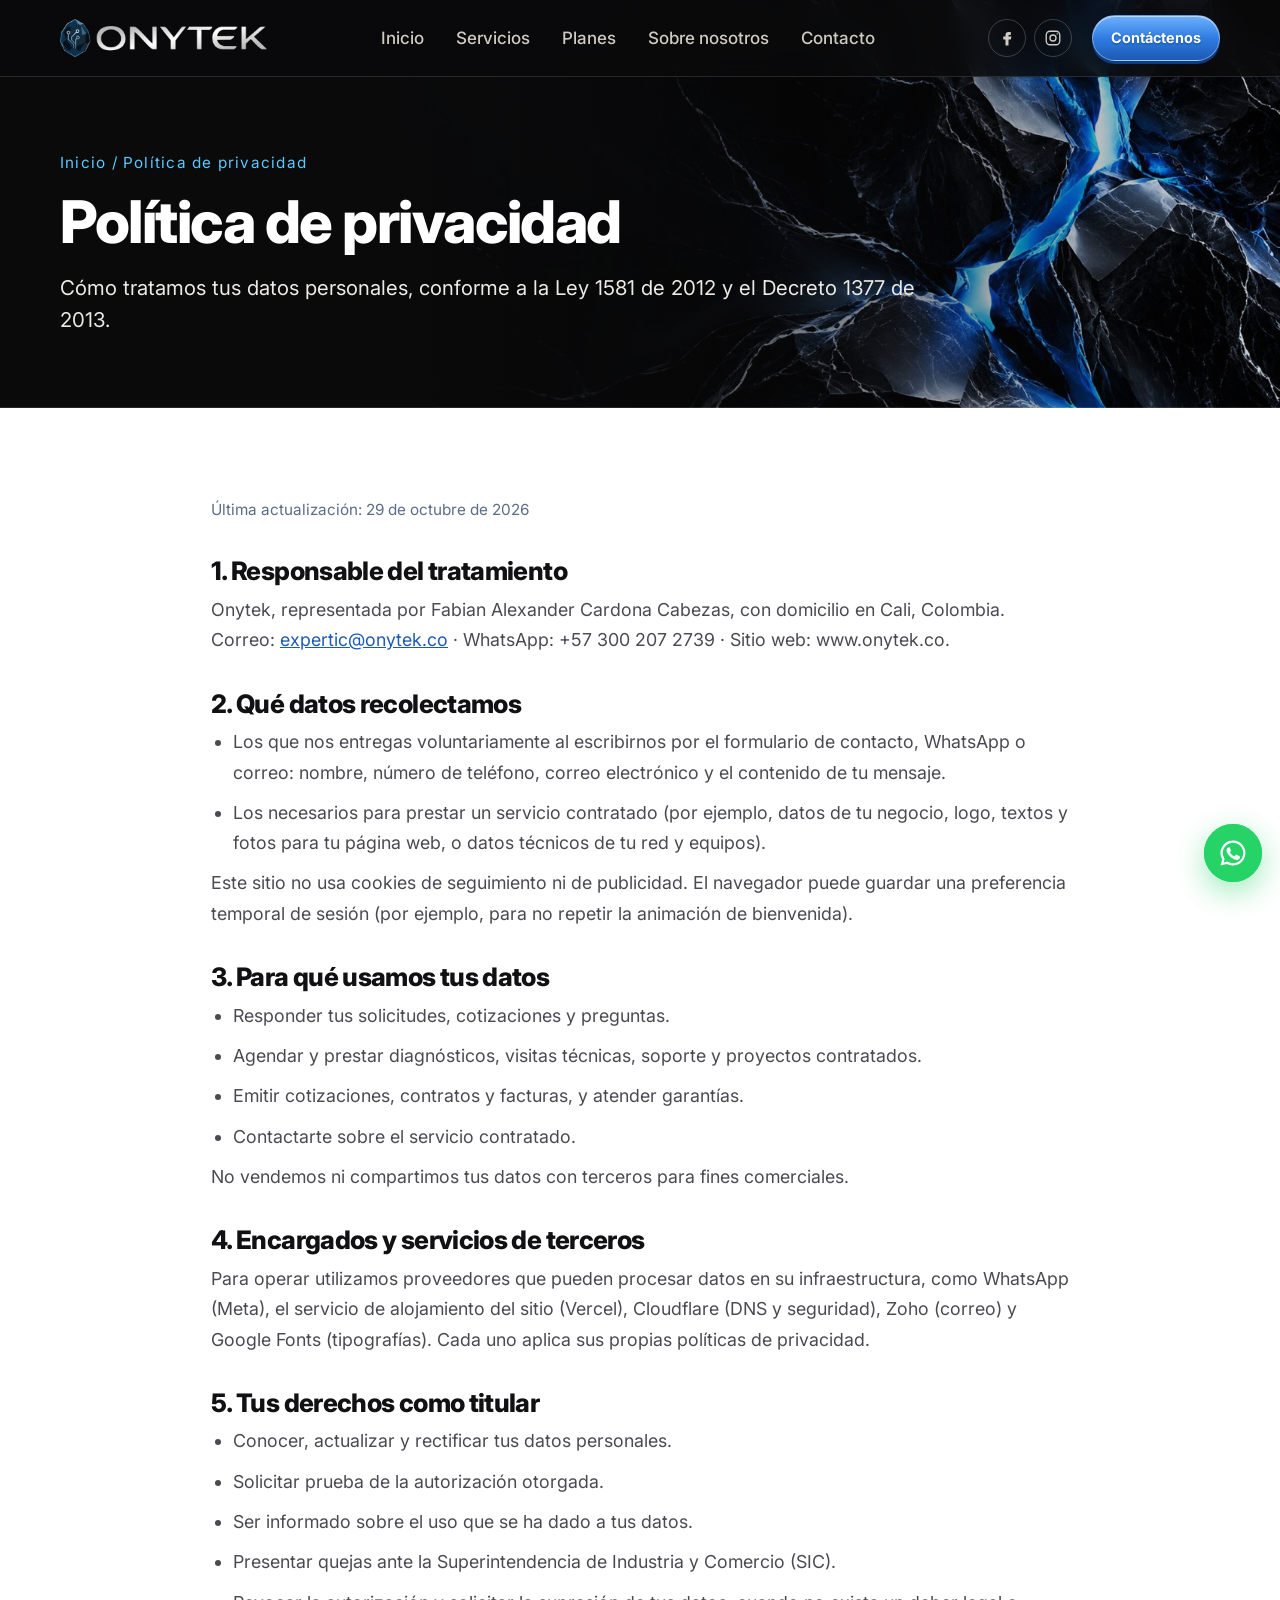
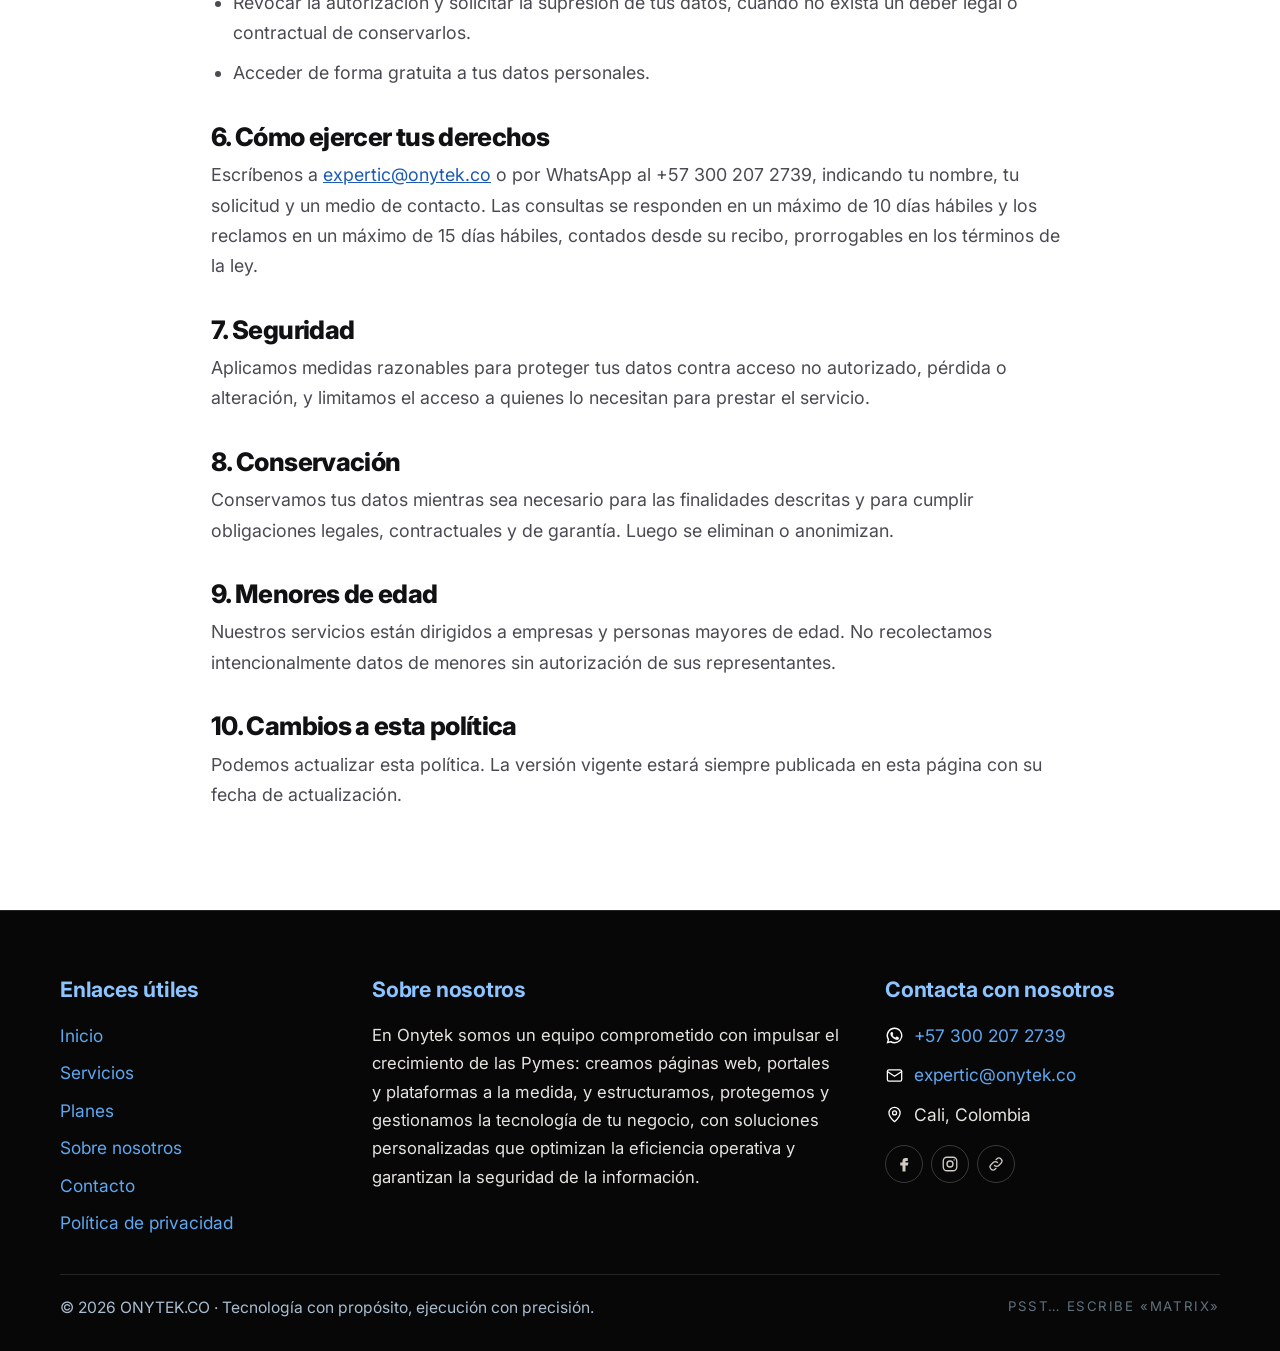
<file: privacidad.html>
<!doctype html>
<html lang="es">
<head>
<meta charset="utf-8">
<meta name="viewport" content="width=device-width,initial-scale=1,viewport-fit=cover">
<title>Política de privacidad · Onytek</title>
<meta name="description" content="Política de tratamiento de datos personales de Onytek, conforme a la Ley 1581 de 2012.">
<meta name="theme-color" content="#0A0A0B">
<link rel="canonical" href="https://www.onytek.co/privacidad">
<link rel="icon" type="image/png" href="assets/favicon.png">
<meta property="og:type" content="website"><meta property="og:title" content="Política de privacidad · Onytek"><meta property="og:description" content="Política de tratamiento de datos personales de Onytek, conforme a la Ley 1581 de 2012."><meta property="og:image" content="https://www.onytek.co/assets/crystal.png">
<link rel="preconnect" href="https://fonts.googleapis.com"><link rel="preconnect" href="https://fonts.gstatic.com" crossorigin>
<link rel="stylesheet" href="https://fonts.googleapis.com/css2?family=Inter:wght@400;500;600;700&family=display=swap">
<link rel="stylesheet" href="css/style.css">
<script>document.documentElement.className+=' js';</script>

</head>
<body>
<svg width="0" height="0" style="position:absolute" aria-hidden="true">
  <defs>
    <symbol id="i-globe" viewBox="0 0 24 24" fill="none" stroke="currentColor" stroke-width="1.6" stroke-linecap="round" stroke-linejoin="round"><circle cx="12" cy="12" r="9"/><path d="M3 12h18M12 3c3 3.2 3 14.8 0 18M12 3c-3 3.2-3 14.8 0 18"/></symbol>
    <symbol id="i-portal" viewBox="0 0 24 24" fill="none" stroke="currentColor" stroke-width="1.6" stroke-linecap="round" stroke-linejoin="round"><rect x="3" y="4" width="18" height="16" rx="2"/><path d="M3 9h18M8 14h3M8 17h6M15 13l2 2 3-4"/></symbol>
    <symbol id="i-ticket" viewBox="0 0 24 24" fill="none" stroke="currentColor" stroke-width="1.6" stroke-linecap="round" stroke-linejoin="round"><path d="M3 8a2 2 0 0 0 0 4v0a2 2 0 0 1 0 4v1a1 1 0 0 0 1 1h16a1 1 0 0 0 1-1v-1a2 2 0 0 1 0-4v0a2 2 0 0 0 0-4V7a1 1 0 0 0-1-1H4a1 1 0 0 0-1 1z"/><path d="M14 6v2M14 11v2M14 16v2"/></symbol>
    <symbol id="i-shield" viewBox="0 0 24 24" fill="none" stroke="currentColor" stroke-width="1.6" stroke-linecap="round" stroke-linejoin="round"><path d="M12 3l8 3v6c0 4.500-3.400 8-8 9-4.600-1-8-4.500-8-9V6z"/><path d="M9 12l2 2 4-4"/></symbol>
    <symbol id="i-arrow" viewBox="0 0 24 24" fill="none" stroke="currentColor" stroke-width="1.8" stroke-linecap="round" stroke-linejoin="round"><path d="M5 12h14M13 6l6 6-6 6"/></symbol>
    <symbol id="i-wa" viewBox="0 0 24 24" fill="currentColor"><path d="M12 2a10 10 0 0 0-8.600 15.100L2 22l5-1.300A10 10 0 1 0 12 2zm0 18.200a8.200 8.200 0 0 1-4.200-1.200l-.3-.2-3 .8.8-2.900-.2-.3A8.200 8.200 0 1 1 12 20.200zm4.500-6.100c-.2-.1-1.500-.7-1.700-.8s-.4-.1-.6.100-.7.800-.8 1-.3.200-.5.100a6.700 6.700 0 0 1-3.300-2.900c-.3-.4.2-.4.7-1.300a.5.5 0 0 0 0-.5l-.8-1.900c-.2-.5-.4-.4-.6-.4h-.5a1 1 0 0 0-.7.300 3 3 0 0 0-.9 2.200 5.200 5.200 0 0 0 1.100 2.800 11.800 11.800 0 0 0 4.500 4c1.700.7 2.300.8 3.200.7a2.700 2.700 0 0 0 1.800-1.300 2.200 2.200 0 0 0 .2-1.300c-.1-.1-.3-.2-.5-.3z"/></symbol>
    <symbol id="i-mail" viewBox="0 0 24 24" fill="none" stroke="currentColor" stroke-width="1.6" stroke-linecap="round" stroke-linejoin="round"><rect x="3" y="5" width="18" height="14" rx="2"/><path d="M3 7l9 6 9-6"/></symbol>
    <symbol id="i-pin" viewBox="0 0 24 24" fill="none" stroke="currentColor" stroke-width="1.6" stroke-linecap="round" stroke-linejoin="round"><path d="M12 21s7-6.100 7-11a7 7 0 0 0-14 0c0 4.900 7 11 7 11z"/><circle cx="12" cy="10" r="2.500"/></symbol>
    <symbol id="i-link" viewBox="0 0 24 24" fill="none" stroke="currentColor" stroke-width="1.6" stroke-linecap="round" stroke-linejoin="round"><path d="M10 14a4 4 0 0 0 5.700 0l3-3a4 4 0 0 0-5.700-5.700l-1 1"/><path d="M14 10a4 4 0 0 0-5.700 0l-3 3a4 4 0 0 0 5.700 5.700l1-1"/></symbol>
    <symbol id="i-check" viewBox="0 0 24 24" fill="none" stroke="currentColor" stroke-width="2" stroke-linecap="round" stroke-linejoin="round"><path d="M5 12.500l4.500 4.500L19 7"/></symbol>
    <symbol id="i-ext" viewBox="0 0 24 24" fill="none" stroke="currentColor" stroke-width="1.8" stroke-linecap="round" stroke-linejoin="round"><path d="M7 17L17 7M9 7h8v8"/></symbol>
    <symbol id="i-bolt" viewBox="0 0 24 24" fill="none" stroke="currentColor" stroke-width="1.7" stroke-linecap="round" stroke-linejoin="round"><path d="M13 2L4 14h7l-1 8 9-12h-7z"/></symbol>
    <symbol id="i-rack" viewBox="0 0 24 24" fill="none" stroke="currentColor" stroke-width="1.6" stroke-linecap="round" stroke-linejoin="round"><rect x="4" y="3" width="16" height="5" rx="1"/><rect x="4" y="10" width="16" height="5" rx="1"/><rect x="4" y="17" width="16" height="4" rx="1"/><path d="M7 5.5h.01M7 12.5h.01M7 19h.01"/></symbol>
    <symbol id="i-router" viewBox="0 0 24 24" fill="none" stroke="currentColor" stroke-width="1.6" stroke-linecap="round" stroke-linejoin="round"><rect x="3" y="13" width="18" height="7" rx="2"/><path d="M7 16.5h.01M11 16.5h.01M8 13V9M16 13V9M5 6a10 10 0 0 1 14 0"/></symbol>
    <symbol id="i-key" viewBox="0 0 24 24" fill="none" stroke="currentColor" stroke-width="1.6" stroke-linecap="round" stroke-linejoin="round"><circle cx="8" cy="12" r="4"/><path d="M12 12h9M18 12v3M15 12v2"/></symbol>
    <symbol id="i-bug" viewBox="0 0 24 24" fill="none" stroke="currentColor" stroke-width="1.6" stroke-linecap="round" stroke-linejoin="round"><path d="M8 8a4 4 0 0 1 8 0v6a4 4 0 0 1-8 0zM8 11H4M20 11h-4M8 15H4M20 15h-4M12 10v8M9 4l1.500 2M15 4l-1.500 2"/></symbol>
    <symbol id="i-lic" viewBox="0 0 24 24" fill="none" stroke="currentColor" stroke-width="1.6" stroke-linecap="round" stroke-linejoin="round"><rect x="4" y="3" width="16" height="18" rx="2"/><path d="M8 8h8M8 12h8M8 16h4"/></symbol>
    <symbol id="i-pc" viewBox="0 0 24 24" fill="none" stroke="currentColor" stroke-width="1.6" stroke-linecap="round" stroke-linejoin="round"><rect x="3" y="4" width="18" height="12" rx="2"/><path d="M8 20h8M12 16v4"/></symbol>
    <symbol id="i-qr" viewBox="0 0 24 24" fill="none" stroke="currentColor" stroke-width="1.6" stroke-linecap="round" stroke-linejoin="round"><rect x="3" y="3" width="7" height="7"/><rect x="14" y="3" width="7" height="7"/><rect x="3" y="14" width="7" height="7"/><path d="M14 14h3v3h-3zM20 14v.01M14 20h3M20 17v4"/></symbol>
    <symbol id="i-cam" viewBox="0 0 24 24" fill="none" stroke="currentColor" stroke-width="1.6" stroke-linecap="round" stroke-linejoin="round"><path d="M4 8h3l2-3h6l2 3h3v11H4z"/><circle cx="12" cy="13" r="3.500"/></symbol>
    <symbol id="i-chart" viewBox="0 0 24 24" fill="none" stroke="currentColor" stroke-width="1.6" stroke-linecap="round" stroke-linejoin="round"><path d="M4 20V4M4 20h16M8 16v-5M12 16V8M16 16v-7"/></symbol>
    <symbol id="i-bell" viewBox="0 0 24 24" fill="none" stroke="currentColor" stroke-width="1.6" stroke-linecap="round" stroke-linejoin="round"><path d="M6 17v-6a6 6 0 0 1 12 0v6l2 2H4zM10 21h4"/></symbol>
    <symbol id="i-coin" viewBox="0 0 24 24" fill="none" stroke="currentColor" stroke-width="1.6" stroke-linecap="round" stroke-linejoin="round"><circle cx="12" cy="12" r="9"/><path d="M12 7v10M9.500 9.500c0-1 1-1.700 2.500-1.700s2.500.7 2.500 1.700-1 1.500-2.500 1.700-2.500.8-2.500 2 1 1.800 2.500 1.800 2.500-.7 2.500-1.800"/></symbol>
    <symbol id="i-mobile" viewBox="0 0 24 24" fill="none" stroke="currentColor" stroke-width="1.6" stroke-linecap="round" stroke-linejoin="round"><rect x="7" y="2" width="10" height="20" rx="2"/><path d="M11 18h2"/></symbol>
    <symbol id="i-search" viewBox="0 0 24 24" fill="none" stroke="currentColor" stroke-width="1.6" stroke-linecap="round" stroke-linejoin="round"><circle cx="11" cy="11" r="7"/><path d="M20 20l-4-4"/></symbol>
    <symbol id="i-users" viewBox="0 0 24 24" fill="none" stroke="currentColor" stroke-width="1.6" stroke-linecap="round" stroke-linejoin="round"><circle cx="9" cy="8" r="3.500"/><path d="M2 20a7 7 0 0 1 14 0M17 5a3.500 3.500 0 0 1 0 6.500M22 20a6 6 0 0 0-4-5.600"/></symbol>
    <symbol id="i-zip" viewBox="0 0 24 24" fill="none" stroke="currentColor" stroke-width="1.6" stroke-linecap="round" stroke-linejoin="round"><path d="M12 3v12M7 11l5 5 5-5M4 21h16"/></symbol>
    <symbol id="i-slide" viewBox="0 0 24 24" fill="none" stroke="currentColor" stroke-width="1.6" stroke-linecap="round" stroke-linejoin="round"><rect x="3" y="4" width="18" height="12" rx="2"/><path d="M7 20h10M12 16v4M10 8l5 3-5 3z"/></symbol>
    <symbol id="i-book" viewBox="0 0 24 24" fill="none" stroke="currentColor" stroke-width="1.6" stroke-linecap="round" stroke-linejoin="round"><path d="M4 5a2 2 0 0 1 2-2h13v16H6a2 2 0 0 0-2 2zM4 19a2 2 0 0 1 2-2h13"/></symbol>
    <symbol id="i-lock" viewBox="0 0 24 24" fill="none" stroke="currentColor" stroke-width="1.6" stroke-linecap="round" stroke-linejoin="round"><rect x="5" y="11" width="14" height="10" rx="2"/><path d="M8 11V8a4 4 0 0 1 8 0v3"/></symbol>
    <symbol id="i-store" viewBox="0 0 24 24" fill="none" stroke="currentColor" stroke-width="1.6" stroke-linecap="round" stroke-linejoin="round"><path d="M4 9l1.500-5h13L20 9M4 9v11h16V9M4 9a3 3 0 0 0 5.300 2 3 3 0 0 0 5.400 0A3 3 0 0 0 20 9M10 20v-5h4v5"/></symbol>
    <symbol id="i-wifi" viewBox="0 0 24 24" fill="none" stroke="currentColor" stroke-width="1.6" stroke-linecap="round" stroke-linejoin="round"><path d="M2 9a15 15 0 0 1 20 0M5 12.500a10 10 0 0 1 14 0M8.500 16a5 5 0 0 1 7 0M12 19.500h.01"/></symbol>
    <linearGradient id="gN" x1="0" y1="0" x2="1" y2="1"><stop offset="0" stop-color="#191817"/><stop offset="1" stop-color="#100F0E"/></linearGradient>
    <linearGradient id="gB" x1="0" y1="0" x2="0" y2="1"><stop offset="0" stop-color="#E3E0DB"/><stop offset="1" stop-color="#2A8BD8"/></linearGradient>
  <symbol id="i-fb" viewBox="0 0 24 24" fill="currentColor"><path d="M14 8h3V4h-3a4 4 0 0 0-4 4v2H7v4h3v8h4v-8h3l1-4h-4V8.500c0-.3.200-.5.500-.5z"/></symbol>
<symbol id="i-ig" viewBox="0 0 24 24" fill="none" stroke="currentColor" stroke-width="1.8" stroke-linecap="round" stroke-linejoin="round"><rect x="3" y="3" width="18" height="18" rx="5"/><circle cx="12" cy="12" r="4"/><path d="M17.500 6.500h.01"/></symbol>
</defs>
</svg>
<a class="skip" href="#contenido">Saltar al contenido</a>

<canvas id="rain" aria-hidden="true"></canvas><div class="veil" aria-hidden="true"></div><div class="spot" id="spot" aria-hidden="true"></div><div class="topbar" id="topbar" aria-hidden="true"><i></i></div>
<header class="nav" id="nav"><div class="wrap nav-in">
<a class="brand" href="index.html" aria-label="Onytek, inicio"><img src="assets/logo-h.png" alt="Onytek" width="1200" height="220"></a>
<nav class="links" id="links" aria-label="Principal"><a href="index.html">Inicio</a><a href="servicios.html">Servicios</a><a href="planes.html">Planes</a><a href="sobre-nosotros.html">Sobre nosotros</a><a href="contacto.html">Contacto</a></nav>
<div class="soc"><a href="https://beacons.ai/fabcaral" target="_blank" rel="noopener" aria-label="Facebook y redes de Onytek"><svg class="ic "><use href="#i-fb"/></svg></a><a href="https://beacons.ai/fabcaral" target="_blank" rel="noopener" aria-label="Instagram y redes de Onytek"><svg class="ic "><use href="#i-ig"/></svg></a></div>
<a class="btn btn-sm" href="contacto.html"><span>Contáctenos</span></a>
<button class="burger" id="burger" type="button" aria-label="Abrir menú" aria-expanded="false" aria-controls="links"><i></i><i></i><i></i></button>
</div></header>
<main id="contenido">
<section class="phero"><div class="wrap"><p class="crumb"><a href="index.html">Inicio</a> / Política de privacidad</p><h1 class="hd">Política de privacidad</h1><p class="lead">Cómo tratamos tus datos personales, conforme a la Ley 1581 de 2012 y el Decreto 1377 de 2013.</p></div><span class="gemdeco" aria-hidden="true"></span></section>
<section class="sec white"><div class="wrap legal">
<p class="upd">Última actualización: 29 de octubre de 2026</p>
<h2>1. Responsable del tratamiento</h2><p>Onytek, representada por Fabian Alexander Cardona Cabezas, con domicilio en Cali, Colombia. Correo: <a href="mailto:expertic@onytek.co">expertic@onytek.co</a> · WhatsApp: +57 300 207 2739 · Sitio web: www.onytek.co.</p>
<h2>2. Qué datos recolectamos</h2><ul><li>Los que nos entregas voluntariamente al escribirnos por el formulario de contacto, WhatsApp o correo: nombre, número de teléfono, correo electrónico y el contenido de tu mensaje.</li><li>Los necesarios para prestar un servicio contratado (por ejemplo, datos de tu negocio, logo, textos y fotos para tu página web, o datos técnicos de tu red y equipos).</li></ul>
<p>Este sitio no usa cookies de seguimiento ni de publicidad. El navegador puede guardar una preferencia temporal de sesión (por ejemplo, para no repetir la animación de bienvenida).</p>
<h2>3. Para qué usamos tus datos</h2><ul><li>Responder tus solicitudes, cotizaciones y preguntas.</li><li>Agendar y prestar diagnósticos, visitas técnicas, soporte y proyectos contratados.</li><li>Emitir cotizaciones, contratos y facturas, y atender garantías.</li><li>Contactarte sobre el servicio contratado.</li></ul><p>No vendemos ni compartimos tus datos con terceros para fines comerciales.</p>
<h2>4. Encargados y servicios de terceros</h2><p>Para operar utilizamos proveedores que pueden procesar datos en su infraestructura, como WhatsApp (Meta), el servicio de alojamiento del sitio (Vercel), Cloudflare (DNS y seguridad), Zoho (correo) y Google Fonts (tipografías). Cada uno aplica sus propias políticas de privacidad.</p>
<h2>5. Tus derechos como titular</h2><ul><li>Conocer, actualizar y rectificar tus datos personales.</li><li>Solicitar prueba de la autorización otorgada.</li><li>Ser informado sobre el uso que se ha dado a tus datos.</li><li>Presentar quejas ante la Superintendencia de Industria y Comercio (SIC).</li><li>Revocar la autorización y solicitar la supresión de tus datos, cuando no exista un deber legal o contractual de conservarlos.</li><li>Acceder de forma gratuita a tus datos personales.</li></ul>
<h2>6. Cómo ejercer tus derechos</h2><p>Escríbenos a <a href="mailto:expertic@onytek.co">expertic@onytek.co</a> o por WhatsApp al +57 300 207 2739, indicando tu nombre, tu solicitud y un medio de contacto. Las consultas se responden en un máximo de 10 días hábiles y los reclamos en un máximo de 15 días hábiles, contados desde su recibo, prorrogables en los términos de la ley.</p>
<h2>7. Seguridad</h2><p>Aplicamos medidas razonables para proteger tus datos contra acceso no autorizado, pérdida o alteración, y limitamos el acceso a quienes lo necesitan para prestar el servicio.</p>
<h2>8. Conservación</h2><p>Conservamos tus datos mientras sea necesario para las finalidades descritas y para cumplir obligaciones legales, contractuales y de garantía. Luego se eliminan o anonimizan.</p>
<h2>9. Menores de edad</h2><p>Nuestros servicios están dirigidos a empresas y personas mayores de edad. No recolectamos intencionalmente datos de menores sin autorización de sus representantes.</p>
<h2>10. Cambios a esta política</h2><p>Podemos actualizar esta política. La versión vigente estará siempre publicada en esta página con su fecha de actualización.</p>
</div></section>
</main>
<footer class="foot"><div class="wrap">
<div class="foot-g">
<div><h4>Enlaces útiles</h4><ul><li><a href="index.html">Inicio</a></li><li><a href="servicios.html">Servicios</a></li><li><a href="planes.html">Planes</a></li><li><a href="sobre-nosotros.html">Sobre nosotros</a></li><li><a href="contacto.html">Contacto</a></li><li><a href="privacidad.html">Política de privacidad</a></li></ul></div>
<div><h4>Sobre nosotros</h4><p>En Onytek somos un equipo comprometido con impulsar el crecimiento de las Pymes: creamos páginas web, portales y plataformas a la medida, y estructuramos, protegemos y gestionamos la tecnología de tu negocio, con soluciones personalizadas que optimizan la eficiencia operativa y garantizan la seguridad de la información.</p></div>
<div><h4>Contacta con nosotros</h4>
<div class="fi"><svg class="ic "><use href="#i-wa"/></svg><a href="https://wa.me/573002072739" target="_blank" rel="noopener">+57 300 207 2739</a></div>
<div class="fi"><svg class="ic "><use href="#i-mail"/></svg><a href="mailto:expertic@onytek.co">expertic@onytek.co</a></div>
<div class="fi"><svg class="ic "><use href="#i-pin"/></svg><span>Cali, Colombia</span></div>
<div class="soc"><a href="https://beacons.ai/fabcaral" target="_blank" rel="noopener" aria-label="Facebook"><svg class="ic "><use href="#i-fb"/></svg></a><a href="https://beacons.ai/fabcaral" target="_blank" rel="noopener" aria-label="Instagram"><svg class="ic "><use href="#i-ig"/></svg></a><a href="https://beacons.ai/fabcaral" target="_blank" rel="noopener" aria-label="Todas las redes"><svg class="ic "><use href="#i-link"/></svg></a></div></div>
</div>
<div class="foot-b"><span>© 2026 ONYTEK.CO · Tecnología con propósito, ejecución con precisión.</span><span class="mono egg">psst… escribe «matrix»</span></div>
</div></footer>
<a class="wa-fab" href="https://wa.me/573002072739?text=Hola%20Onytek%2C%20quiero%20cotizar%20un%20proyecto." target="_blank" rel="noopener" aria-label="Escribir por WhatsApp"><svg class="ic "><use href="#i-wa"/></svg></a>
<div class="toast" id="toast" role="status" aria-live="polite"></div>
<script src="js/main.js" defer></script>
</body>
</html>
</file>
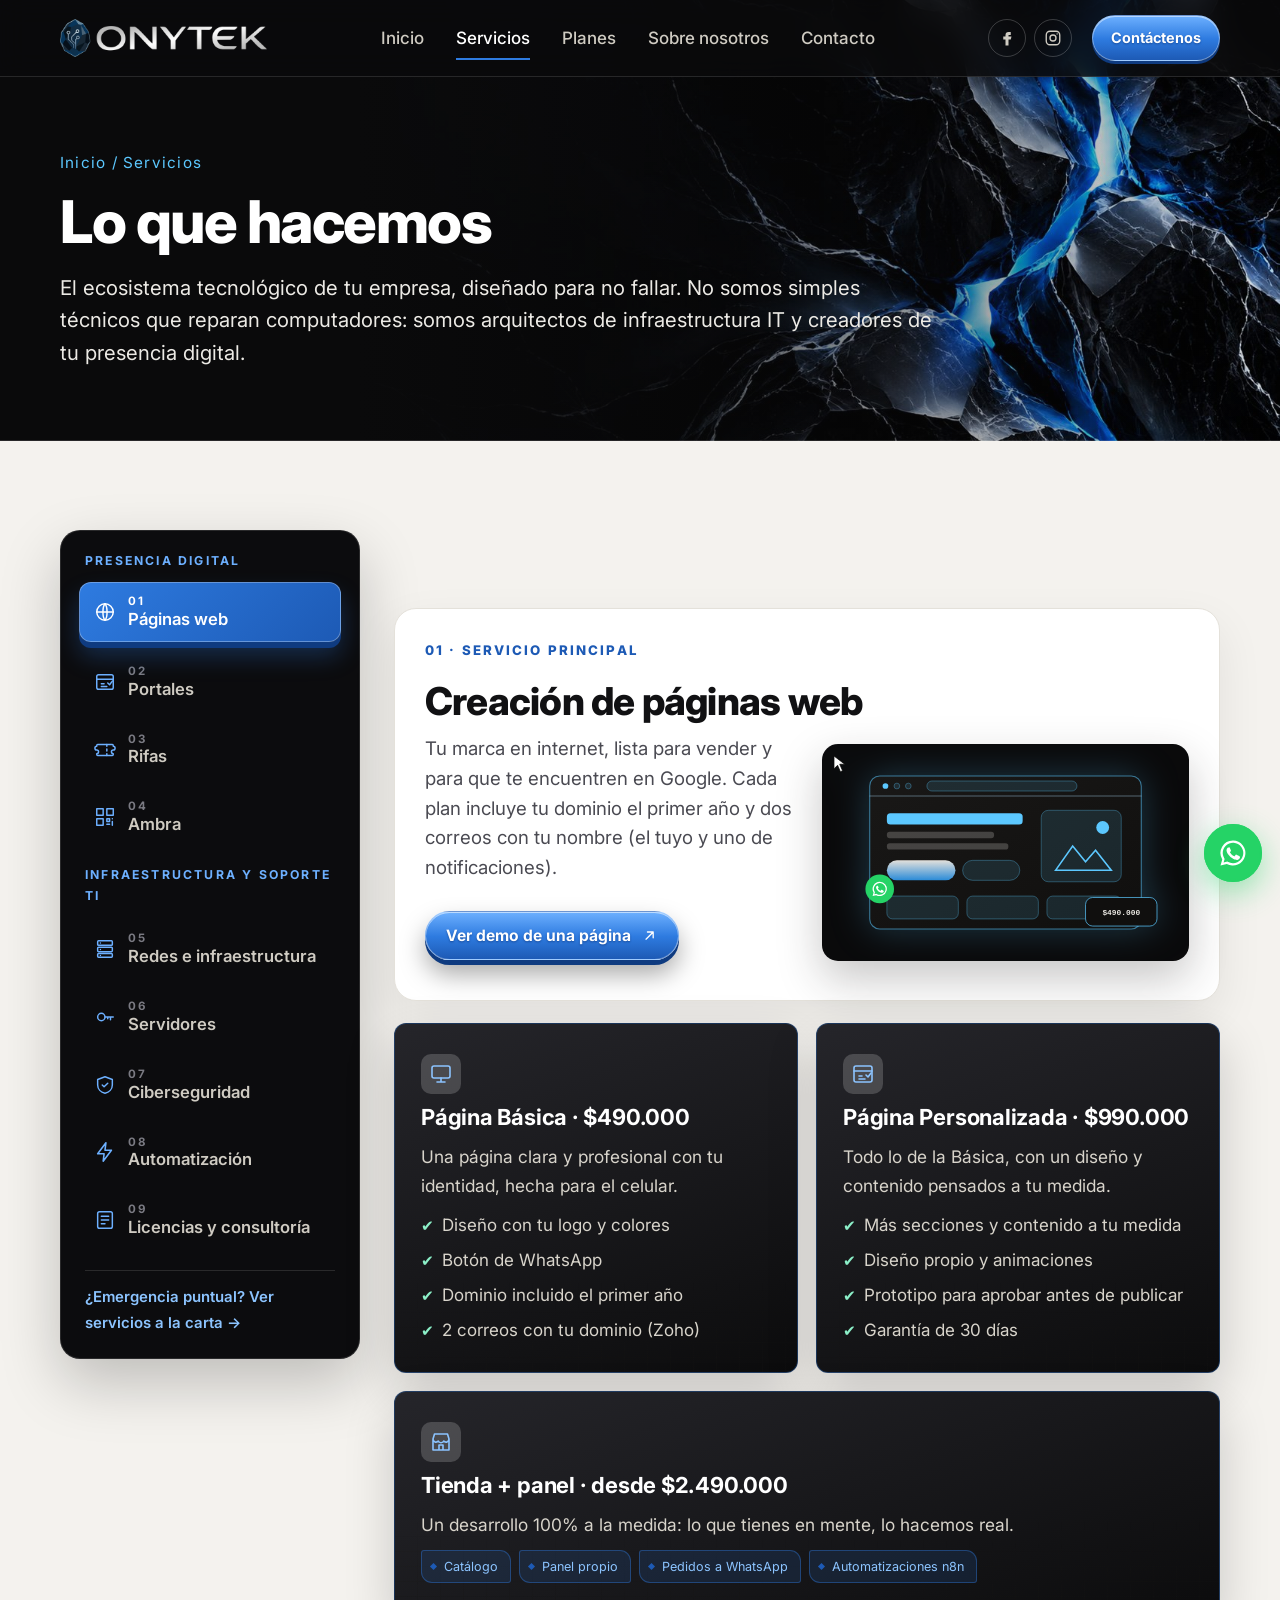
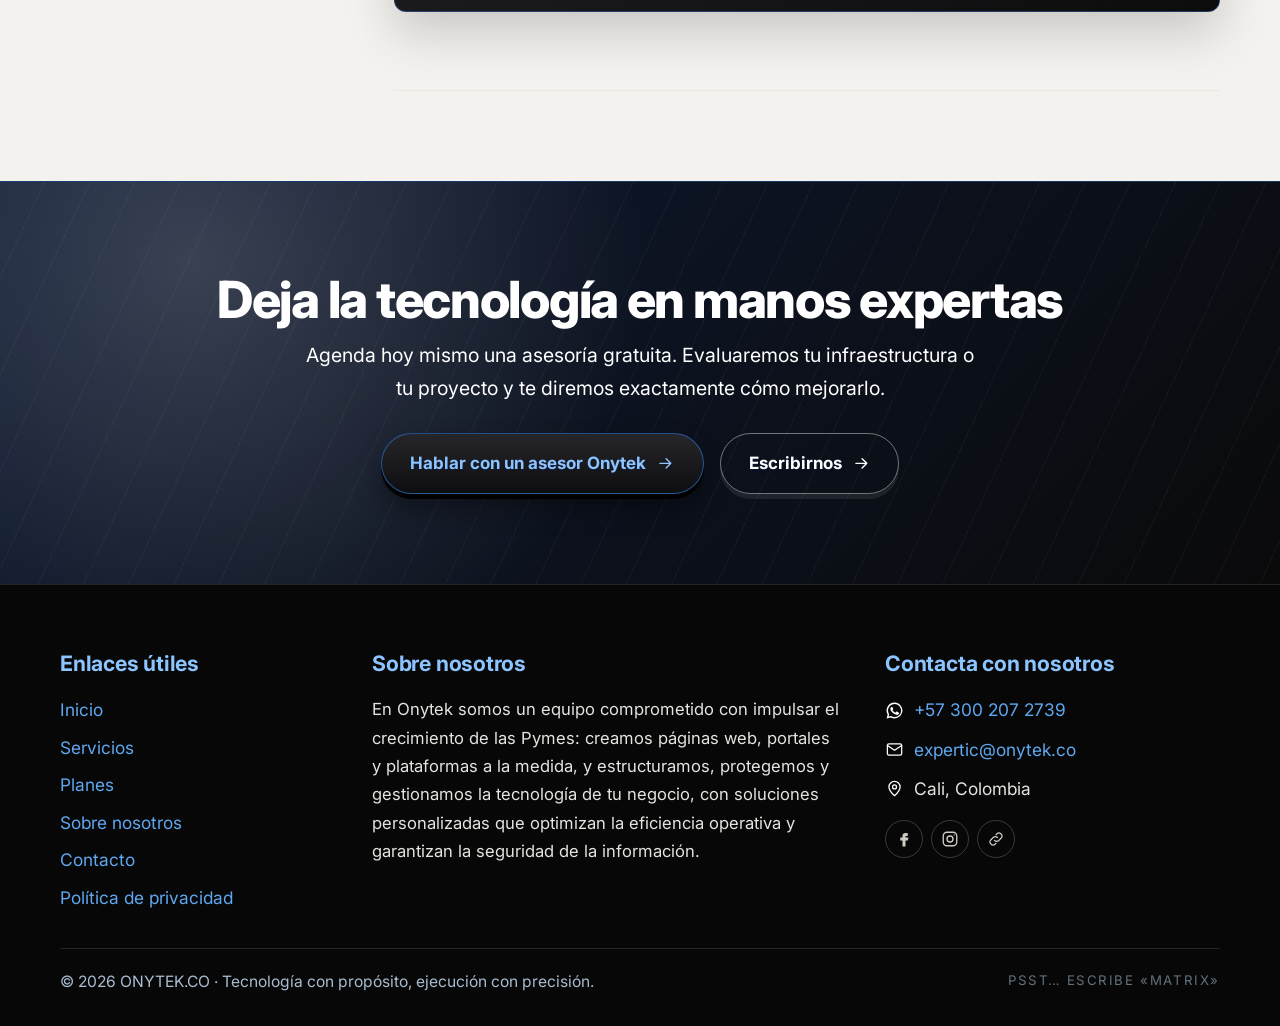
<file: servicios.html>
<!doctype html>
<html lang="es">
<head>
<meta charset="utf-8">
<meta name="viewport" content="width=device-width,initial-scale=1,viewport-fit=cover">
<title>Servicios · Onytek</title>
<meta name="description" content="Páginas web, portales, rifas virtuales, Ambra, redes, servidores, ciberseguridad, automatización y licencias. Todo lo que hace Onytek.">
<meta name="theme-color" content="#0A0A0B">
<link rel="canonical" href="https://www.onytek.co/servicios">
<link rel="icon" type="image/png" href="assets/favicon.png">
<meta property="og:type" content="website"><meta property="og:title" content="Servicios · Onytek"><meta property="og:description" content="Páginas web, portales, rifas virtuales, Ambra, redes, servidores, ciberseguridad, automatización y licencias. Todo lo que hace Onytek."><meta property="og:image" content="https://www.onytek.co/assets/crystal.png">
<link rel="preconnect" href="https://fonts.googleapis.com"><link rel="preconnect" href="https://fonts.gstatic.com" crossorigin>
<link rel="stylesheet" href="https://fonts.googleapis.com/css2?family=Inter:wght@400;500;600;700&family=display=swap">
<link rel="stylesheet" href="css/style.css">
<script>document.documentElement.className+=' js';</script>

</head>
<body>
<svg width="0" height="0" style="position:absolute" aria-hidden="true">
  <defs>
    <symbol id="i-globe" viewBox="0 0 24 24" fill="none" stroke="currentColor" stroke-width="1.6" stroke-linecap="round" stroke-linejoin="round"><circle cx="12" cy="12" r="9"/><path d="M3 12h18M12 3c3 3.2 3 14.8 0 18M12 3c-3 3.2-3 14.8 0 18"/></symbol>
    <symbol id="i-portal" viewBox="0 0 24 24" fill="none" stroke="currentColor" stroke-width="1.6" stroke-linecap="round" stroke-linejoin="round"><rect x="3" y="4" width="18" height="16" rx="2"/><path d="M3 9h18M8 14h3M8 17h6M15 13l2 2 3-4"/></symbol>
    <symbol id="i-ticket" viewBox="0 0 24 24" fill="none" stroke="currentColor" stroke-width="1.6" stroke-linecap="round" stroke-linejoin="round"><path d="M3 8a2 2 0 0 0 0 4v0a2 2 0 0 1 0 4v1a1 1 0 0 0 1 1h16a1 1 0 0 0 1-1v-1a2 2 0 0 1 0-4v0a2 2 0 0 0 0-4V7a1 1 0 0 0-1-1H4a1 1 0 0 0-1 1z"/><path d="M14 6v2M14 11v2M14 16v2"/></symbol>
    <symbol id="i-shield" viewBox="0 0 24 24" fill="none" stroke="currentColor" stroke-width="1.6" stroke-linecap="round" stroke-linejoin="round"><path d="M12 3l8 3v6c0 4.500-3.400 8-8 9-4.600-1-8-4.500-8-9V6z"/><path d="M9 12l2 2 4-4"/></symbol>
    <symbol id="i-arrow" viewBox="0 0 24 24" fill="none" stroke="currentColor" stroke-width="1.8" stroke-linecap="round" stroke-linejoin="round"><path d="M5 12h14M13 6l6 6-6 6"/></symbol>
    <symbol id="i-wa" viewBox="0 0 24 24" fill="currentColor"><path d="M12 2a10 10 0 0 0-8.600 15.100L2 22l5-1.300A10 10 0 1 0 12 2zm0 18.200a8.200 8.200 0 0 1-4.200-1.200l-.3-.2-3 .8.8-2.900-.2-.3A8.200 8.200 0 1 1 12 20.200zm4.500-6.100c-.2-.1-1.500-.7-1.700-.8s-.4-.1-.6.100-.7.800-.8 1-.3.200-.5.100a6.700 6.700 0 0 1-3.300-2.900c-.3-.4.2-.4.7-1.300a.5.5 0 0 0 0-.5l-.8-1.900c-.2-.5-.4-.4-.6-.4h-.5a1 1 0 0 0-.7.300 3 3 0 0 0-.9 2.200 5.200 5.200 0 0 0 1.100 2.800 11.800 11.800 0 0 0 4.500 4c1.700.7 2.300.8 3.200.7a2.700 2.700 0 0 0 1.800-1.300 2.200 2.200 0 0 0 .2-1.300c-.1-.1-.3-.2-.5-.3z"/></symbol>
    <symbol id="i-mail" viewBox="0 0 24 24" fill="none" stroke="currentColor" stroke-width="1.6" stroke-linecap="round" stroke-linejoin="round"><rect x="3" y="5" width="18" height="14" rx="2"/><path d="M3 7l9 6 9-6"/></symbol>
    <symbol id="i-pin" viewBox="0 0 24 24" fill="none" stroke="currentColor" stroke-width="1.6" stroke-linecap="round" stroke-linejoin="round"><path d="M12 21s7-6.100 7-11a7 7 0 0 0-14 0c0 4.900 7 11 7 11z"/><circle cx="12" cy="10" r="2.500"/></symbol>
    <symbol id="i-link" viewBox="0 0 24 24" fill="none" stroke="currentColor" stroke-width="1.6" stroke-linecap="round" stroke-linejoin="round"><path d="M10 14a4 4 0 0 0 5.700 0l3-3a4 4 0 0 0-5.700-5.700l-1 1"/><path d="M14 10a4 4 0 0 0-5.700 0l-3 3a4 4 0 0 0 5.700 5.700l1-1"/></symbol>
    <symbol id="i-check" viewBox="0 0 24 24" fill="none" stroke="currentColor" stroke-width="2" stroke-linecap="round" stroke-linejoin="round"><path d="M5 12.500l4.500 4.500L19 7"/></symbol>
    <symbol id="i-ext" viewBox="0 0 24 24" fill="none" stroke="currentColor" stroke-width="1.8" stroke-linecap="round" stroke-linejoin="round"><path d="M7 17L17 7M9 7h8v8"/></symbol>
    <symbol id="i-bolt" viewBox="0 0 24 24" fill="none" stroke="currentColor" stroke-width="1.7" stroke-linecap="round" stroke-linejoin="round"><path d="M13 2L4 14h7l-1 8 9-12h-7z"/></symbol>
    <symbol id="i-rack" viewBox="0 0 24 24" fill="none" stroke="currentColor" stroke-width="1.6" stroke-linecap="round" stroke-linejoin="round"><rect x="4" y="3" width="16" height="5" rx="1"/><rect x="4" y="10" width="16" height="5" rx="1"/><rect x="4" y="17" width="16" height="4" rx="1"/><path d="M7 5.5h.01M7 12.5h.01M7 19h.01"/></symbol>
    <symbol id="i-router" viewBox="0 0 24 24" fill="none" stroke="currentColor" stroke-width="1.6" stroke-linecap="round" stroke-linejoin="round"><rect x="3" y="13" width="18" height="7" rx="2"/><path d="M7 16.5h.01M11 16.5h.01M8 13V9M16 13V9M5 6a10 10 0 0 1 14 0"/></symbol>
    <symbol id="i-key" viewBox="0 0 24 24" fill="none" stroke="currentColor" stroke-width="1.6" stroke-linecap="round" stroke-linejoin="round"><circle cx="8" cy="12" r="4"/><path d="M12 12h9M18 12v3M15 12v2"/></symbol>
    <symbol id="i-bug" viewBox="0 0 24 24" fill="none" stroke="currentColor" stroke-width="1.6" stroke-linecap="round" stroke-linejoin="round"><path d="M8 8a4 4 0 0 1 8 0v6a4 4 0 0 1-8 0zM8 11H4M20 11h-4M8 15H4M20 15h-4M12 10v8M9 4l1.500 2M15 4l-1.500 2"/></symbol>
    <symbol id="i-lic" viewBox="0 0 24 24" fill="none" stroke="currentColor" stroke-width="1.6" stroke-linecap="round" stroke-linejoin="round"><rect x="4" y="3" width="16" height="18" rx="2"/><path d="M8 8h8M8 12h8M8 16h4"/></symbol>
    <symbol id="i-pc" viewBox="0 0 24 24" fill="none" stroke="currentColor" stroke-width="1.6" stroke-linecap="round" stroke-linejoin="round"><rect x="3" y="4" width="18" height="12" rx="2"/><path d="M8 20h8M12 16v4"/></symbol>
    <symbol id="i-qr" viewBox="0 0 24 24" fill="none" stroke="currentColor" stroke-width="1.6" stroke-linecap="round" stroke-linejoin="round"><rect x="3" y="3" width="7" height="7"/><rect x="14" y="3" width="7" height="7"/><rect x="3" y="14" width="7" height="7"/><path d="M14 14h3v3h-3zM20 14v.01M14 20h3M20 17v4"/></symbol>
    <symbol id="i-cam" viewBox="0 0 24 24" fill="none" stroke="currentColor" stroke-width="1.6" stroke-linecap="round" stroke-linejoin="round"><path d="M4 8h3l2-3h6l2 3h3v11H4z"/><circle cx="12" cy="13" r="3.500"/></symbol>
    <symbol id="i-chart" viewBox="0 0 24 24" fill="none" stroke="currentColor" stroke-width="1.6" stroke-linecap="round" stroke-linejoin="round"><path d="M4 20V4M4 20h16M8 16v-5M12 16V8M16 16v-7"/></symbol>
    <symbol id="i-bell" viewBox="0 0 24 24" fill="none" stroke="currentColor" stroke-width="1.6" stroke-linecap="round" stroke-linejoin="round"><path d="M6 17v-6a6 6 0 0 1 12 0v6l2 2H4zM10 21h4"/></symbol>
    <symbol id="i-coin" viewBox="0 0 24 24" fill="none" stroke="currentColor" stroke-width="1.6" stroke-linecap="round" stroke-linejoin="round"><circle cx="12" cy="12" r="9"/><path d="M12 7v10M9.500 9.500c0-1 1-1.700 2.500-1.700s2.500.7 2.500 1.700-1 1.500-2.500 1.700-2.500.8-2.500 2 1 1.800 2.500 1.800 2.500-.7 2.500-1.800"/></symbol>
    <symbol id="i-mobile" viewBox="0 0 24 24" fill="none" stroke="currentColor" stroke-width="1.6" stroke-linecap="round" stroke-linejoin="round"><rect x="7" y="2" width="10" height="20" rx="2"/><path d="M11 18h2"/></symbol>
    <symbol id="i-search" viewBox="0 0 24 24" fill="none" stroke="currentColor" stroke-width="1.6" stroke-linecap="round" stroke-linejoin="round"><circle cx="11" cy="11" r="7"/><path d="M20 20l-4-4"/></symbol>
    <symbol id="i-users" viewBox="0 0 24 24" fill="none" stroke="currentColor" stroke-width="1.6" stroke-linecap="round" stroke-linejoin="round"><circle cx="9" cy="8" r="3.500"/><path d="M2 20a7 7 0 0 1 14 0M17 5a3.500 3.500 0 0 1 0 6.500M22 20a6 6 0 0 0-4-5.600"/></symbol>
    <symbol id="i-zip" viewBox="0 0 24 24" fill="none" stroke="currentColor" stroke-width="1.6" stroke-linecap="round" stroke-linejoin="round"><path d="M12 3v12M7 11l5 5 5-5M4 21h16"/></symbol>
    <symbol id="i-slide" viewBox="0 0 24 24" fill="none" stroke="currentColor" stroke-width="1.6" stroke-linecap="round" stroke-linejoin="round"><rect x="3" y="4" width="18" height="12" rx="2"/><path d="M7 20h10M12 16v4M10 8l5 3-5 3z"/></symbol>
    <symbol id="i-book" viewBox="0 0 24 24" fill="none" stroke="currentColor" stroke-width="1.6" stroke-linecap="round" stroke-linejoin="round"><path d="M4 5a2 2 0 0 1 2-2h13v16H6a2 2 0 0 0-2 2zM4 19a2 2 0 0 1 2-2h13"/></symbol>
    <symbol id="i-lock" viewBox="0 0 24 24" fill="none" stroke="currentColor" stroke-width="1.6" stroke-linecap="round" stroke-linejoin="round"><rect x="5" y="11" width="14" height="10" rx="2"/><path d="M8 11V8a4 4 0 0 1 8 0v3"/></symbol>
    <symbol id="i-store" viewBox="0 0 24 24" fill="none" stroke="currentColor" stroke-width="1.6" stroke-linecap="round" stroke-linejoin="round"><path d="M4 9l1.500-5h13L20 9M4 9v11h16V9M4 9a3 3 0 0 0 5.300 2 3 3 0 0 0 5.400 0A3 3 0 0 0 20 9M10 20v-5h4v5"/></symbol>
    <symbol id="i-wifi" viewBox="0 0 24 24" fill="none" stroke="currentColor" stroke-width="1.6" stroke-linecap="round" stroke-linejoin="round"><path d="M2 9a15 15 0 0 1 20 0M5 12.500a10 10 0 0 1 14 0M8.500 16a5 5 0 0 1 7 0M12 19.500h.01"/></symbol>
    <linearGradient id="gN" x1="0" y1="0" x2="1" y2="1"><stop offset="0" stop-color="#191817"/><stop offset="1" stop-color="#100F0E"/></linearGradient>
    <linearGradient id="gB" x1="0" y1="0" x2="0" y2="1"><stop offset="0" stop-color="#E3E0DB"/><stop offset="1" stop-color="#2A8BD8"/></linearGradient>
  <symbol id="i-fb" viewBox="0 0 24 24" fill="currentColor"><path d="M14 8h3V4h-3a4 4 0 0 0-4 4v2H7v4h3v8h4v-8h3l1-4h-4V8.500c0-.3.200-.5.500-.5z"/></symbol>
<symbol id="i-ig" viewBox="0 0 24 24" fill="none" stroke="currentColor" stroke-width="1.8" stroke-linecap="round" stroke-linejoin="round"><rect x="3" y="3" width="18" height="18" rx="5"/><circle cx="12" cy="12" r="4"/><path d="M17.500 6.500h.01"/></symbol>
</defs>
</svg>
<a class="skip" href="#contenido">Saltar al contenido</a>

<canvas id="rain" aria-hidden="true"></canvas><div class="veil" aria-hidden="true"></div><div class="spot" id="spot" aria-hidden="true"></div><div class="topbar" id="topbar" aria-hidden="true"><i></i></div>
<header class="nav" id="nav"><div class="wrap nav-in">
<a class="brand" href="index.html" aria-label="Onytek, inicio"><img src="assets/logo-h.png" alt="Onytek" width="1200" height="220"></a>
<nav class="links" id="links" aria-label="Principal"><a href="index.html">Inicio</a><a href="servicios.html">Servicios</a><a href="planes.html">Planes</a><a href="sobre-nosotros.html">Sobre nosotros</a><a href="contacto.html">Contacto</a></nav>
<div class="soc"><a href="https://beacons.ai/fabcaral" target="_blank" rel="noopener" aria-label="Facebook y redes de Onytek"><svg class="ic "><use href="#i-fb"/></svg></a><a href="https://beacons.ai/fabcaral" target="_blank" rel="noopener" aria-label="Instagram y redes de Onytek"><svg class="ic "><use href="#i-ig"/></svg></a></div>
<a class="btn btn-sm" href="contacto.html"><span>Contáctenos</span></a>
<button class="burger" id="burger" type="button" aria-label="Abrir menú" aria-expanded="false" aria-controls="links"><i></i><i></i><i></i></button>
</div></header>
<main id="contenido">
<section class="phero"><div class="wrap"><p class="crumb"><a href="index.html">Inicio</a> / Servicios</p><h1 class="hd">Lo que hacemos</h1><p class="lead">El ecosistema tecnológico de tu empresa, diseñado para no fallar. No somos simples técnicos que reparan computadores: somos arquitectos de infraestructura IT y creadores de tu presencia digital.</p></div><span class="gemdeco" aria-hidden="true"></span></section>
<section class="sec paper sx-sec" id="explorador"><div class="wrap"><div class="sxw">
<aside class="sx-nav" role="tablist" aria-label="Servicios"><p class="sxg">Presencia digital</p><button type="button" class="sxb" role="tab" data-t="web"><svg class="ic "><use href="#i-globe"/></svg><span><small>01</small>Páginas web</span></button><button type="button" class="sxb" role="tab" data-t="portales"><svg class="ic "><use href="#i-portal"/></svg><span><small>02</small>Portales</span></button><button type="button" class="sxb" role="tab" data-t="rifas"><svg class="ic "><use href="#i-ticket"/></svg><span><small>03</small>Rifas</span></button><button type="button" class="sxb" role="tab" data-t="ambra"><svg class="ic "><use href="#i-qr"/></svg><span><small>04</small>Ambra</span></button><p class="sxg">Infraestructura y soporte TI</p><button type="button" class="sxb" role="tab" data-t="infra"><svg class="ic "><use href="#i-rack"/></svg><span><small>05</small>Redes e infraestructura</span></button><button type="button" class="sxb" role="tab" data-t="servidores"><svg class="ic "><use href="#i-key"/></svg><span><small>06</small>Servidores</span></button><button type="button" class="sxb" role="tab" data-t="ciber"><svg class="ic "><use href="#i-shield"/></svg><span><small>07</small>Ciberseguridad</span></button><button type="button" class="sxb" role="tab" data-t="automatizacion"><svg class="ic "><use href="#i-bolt"/></svg><span><small>08</small>Automatización</span></button><button type="button" class="sxb" role="tab" data-t="licencias"><svg class="ic "><use href="#i-lic"/></svg><span><small>09</small>Licencias y consultoría</span></button><a class="sxo" href="planes.html#ondemand">¿Emergencia puntual? Ver servicios a la carta →</a></aside>
<div class="sx-main"><div class="cat sxp" id="web" role="tabpanel" hidden><div class="ch rv"><span class="num">01 · SERVICIO PRINCIPAL</span><h2>Creación de páginas web</h2><p>Tu marca en internet, lista para vender y para que te encuentren en Google. Cada plan incluye tu dominio el primer año y dos correos con tu nombre (el tuyo y uno de notificaciones).</p><div class="catvis"><svg class="sc" viewBox="0 0 480 270" aria-hidden="true">
<rect x="50" y="28" width="380" height="214" rx="14" class="s-win"/><path d="M50 56h380" class="s-st dim"/><circle cx="72" cy="42" r="4" class="s-ac"/><circle cx="88" cy="42" r="4" class="s-dim"/><circle cx="104" cy="42" r="4" class="s-dim"/>
<rect x="130" y="35" width="210" height="14" rx="7" class="s-dim"/>
<rect x="74" y="80" width="190" height="16" rx="5" class="s-ac gr2"/><rect x="74" y="106" width="150" height="9" rx="4" class="s-ln"/><rect x="74" y="122" width="170" height="9" rx="4" class="s-ln"/>
<rect x="74" y="146" width="96" height="28" rx="14" fill="url(#gB)" class="pulse"/><rect x="180" y="146" width="80" height="28" rx="14" class="s-dim"/>
<rect x="290" y="76" width="112" height="100" rx="10" class="s-dim"/><path d="M310 160l24-34 18 22 14-16 22 28z" class="s-st"/><circle cx="376" cy="100" r="9" class="s-ac"/>
<rect x="74" y="196" width="100" height="32" rx="8" class="s-dim"/><rect x="186" y="196" width="100" height="32" rx="8" class="s-dim"/><rect x="298" y="196" width="104" height="32" rx="8" class="s-dim"/>
<g class="fl"><rect x="352" y="198" width="100" height="40" rx="10" fill="#100F0E" stroke="#5CC8FF"/><text x="402" y="223" text-anchor="middle" class="s-tx">$490.000</text></g>
<g class="fl d2"><circle cx="64" cy="186" r="20" fill="#25D366"/><use href="#i-wa" x="52" y="174" width="24" height="24" color="#FFFFFF"/></g>
<path class="cursor" d="M0 0l0 18 5-5 4 9 3-1.500-4-9 7 0z" fill="#FFFFFF" stroke="#090908"/>
</svg></div><p style="margin-top:18px"><a class="btn sm" href="https://onytek-prototipos.vercel.app/demo-basica/" target="_blank" rel="noopener"><span>Ver demo de una página</span><svg class="ic arr"><use href="#i-ext"/></svg></a></p></div><div class="gc2"><article class="gc rv" data-tilt><svg class="ic "><use href="#i-pc"/></svg><h3>Página Básica · $490.000</h3><p>Una página clara y profesional con tu identidad, hecha para el celular.</p><ul><li>Diseño con tu logo y colores</li><li>Botón de WhatsApp</li><li>Dominio incluido el primer año</li><li>2 correos con tu dominio (Zoho)</li></ul></article><article class="gc rv" data-tilt><svg class="ic "><use href="#i-portal"/></svg><h3>Página Personalizada · $990.000</h3><p>Todo lo de la Básica, con un diseño y contenido pensados a tu medida.</p><ul><li>Más secciones y contenido a tu medida</li><li>Diseño propio y animaciones</li><li>Prototipo para aprobar antes de publicar</li><li>Garantía de 30 días</li></ul></article><article class="gc rv wide" data-tilt><svg class="ic "><use href="#i-store"/></svg><h3>Tienda + panel · desde $2.490.000</h3><p>Un desarrollo 100% a la medida: lo que tienes en mente, lo hacemos real.</p><div class="tags"><span>Catálogo</span><span>Panel propio</span><span>Pedidos a WhatsApp</span><span>Automatizaciones n8n</span></div></article></div></div><div class="cat sxp" id="portales" role="tabpanel" hidden><div class="ch rv"><span class="num">02 · DESARROLLO A MEDIDA</span><h2>Portales y plataformas</h2><p>Sistemas hechos a la medida de tu operación, con panel de administración y automatizaciones que trabajan por ti. Así nació PointFix.</p><div class="catvis"><svg class="sc" viewBox="0 0 480 270" aria-hidden="true">
<rect x="40" y="26" width="400" height="220" rx="14" class="s-win"/><rect x="40" y="26" width="84" height="220" rx="14" class="s-bar"/>
<rect x="54" y="48" width="56" height="8" rx="4" class="s-ac"/><rect x="54" y="72" width="50" height="7" rx="3" class="s-ln"/><rect x="54" y="90" width="44" height="7" rx="3" class="s-ln"/><rect x="54" y="108" width="52" height="7" rx="3" class="s-ln"/><rect x="54" y="126" width="40" height="7" rx="3" class="s-ln"/>
<rect x="140" y="44" width="88" height="46" rx="10" class="s-dim"/><rect x="238" y="44" width="88" height="46" rx="10" class="s-dim"/><rect x="336" y="44" width="88" height="46" rx="10" class="s-dim"/>
<text x="152" y="76" class="s-tx big">128</text><text x="250" y="76" class="s-tx big">$4.2M</text><text x="348" y="76" class="s-tx big">98%</text>
<g class="bars"><rect x="148" y="190" width="18" height="40" rx="3" class="s-ac gr"/><rect x="176" y="170" width="18" height="60" rx="3" class="s-ac gr d2"/><rect x="204" y="150" width="18" height="80" rx="3" class="s-ac gr d3"/><rect x="232" y="176" width="18" height="54" rx="3" class="s-ac gr d4"/><rect x="260" y="140" width="18" height="90" rx="3" class="s-ac gr"/></g>
<path d="M140 150C180 130 210 150 250 120S320 110 330 100" class="s-st dash" /><rect x="300" y="130" width="124" height="100" rx="10" class="s-dim"/>
<path d="M314 154h60M314 172h92M314 190h72M314 208h50" class="s-st dim"/>
<g class="fl"><rect x="352" y="104" width="100" height="36" rx="18" fill="#25D366"/><text x="402" y="127" text-anchor="middle" class="s-tx" fill="#FFFFFF">¡Pedido listo!</text></g>
</svg></div></div><div class="gc2"><article class="gc rv" data-tilt><svg class="ic "><use href="#i-portal"/></svg><h3>Pedidos, órdenes y seguimiento</h3><p>Cada solicitud queda registrada, con estados y avisos automáticos por WhatsApp para tu cliente.</p><div class="tags"><span>Órdenes</span><span>Estados</span><span>WhatsApp</span></div></article><article class="gc rv" data-tilt><svg class="ic "><use href="#i-chart"/></svg><h3>Inventario, venta y contabilidad</h3><p>Punto de venta, stock y cuentas del negocio en un solo lugar, con rastreo público para tus clientes.</p><div class="tags"><span>POS</span><span>Inventario</span><span>Contabilidad</span></div></article></div></div><div class="cat sxp" id="rifas" role="tabpanel" hidden><div class="ch rv"><span class="num">03 · SORTEX</span><h2>Rifas virtuales</h2><p>Una página de rifas con el diseño de tu marca. Cada persona elige su número, el pago queda registrado y tú recibes el aviso al instante.</p><div class="catvis"><svg class="sc" viewBox="0 0 480 270" aria-hidden="true"><rect x="70" y="54" width="30" height="30" rx="7" class="s-dim" style="animation-delay:0.0s"/><rect x="108" y="54" width="30" height="30" rx="7" class="s-dim" style="animation-delay:0.4s"/><rect x="146" y="54" width="30" height="30" rx="7" class="s-dim" style="animation-delay:0.8s"/><rect x="184" y="54" width="30" height="30" rx="7" class="s-ac pick" style="animation-delay:1.2000000000000002s"/><rect x="222" y="54" width="30" height="30" rx="7" class="s-dim" style="animation-delay:1.6s"/><rect x="260" y="54" width="30" height="30" rx="7" class="s-dim" style="animation-delay:0.0s"/><rect x="298" y="54" width="30" height="30" rx="7" class="s-dim" style="animation-delay:0.4s"/><rect x="336" y="54" width="30" height="30" rx="7" class="s-dim" style="animation-delay:0.8s"/><rect x="70" y="92" width="30" height="30" rx="7" class="s-dim" style="animation-delay:1.2000000000000002s"/><rect x="108" y="92" width="30" height="30" rx="7" class="s-ac pick" style="animation-delay:1.6s"/><rect x="146" y="92" width="30" height="30" rx="7" class="s-dim" style="animation-delay:0.0s"/><rect x="184" y="92" width="30" height="30" rx="7" class="s-dim" style="animation-delay:0.4s"/><rect x="222" y="92" width="30" height="30" rx="7" class="s-dim" style="animation-delay:0.8s"/><rect x="260" y="92" width="30" height="30" rx="7" class="s-dim" style="animation-delay:1.2000000000000002s"/><rect x="298" y="92" width="30" height="30" rx="7" class="s-ac pick" style="animation-delay:1.6s"/><rect x="336" y="92" width="30" height="30" rx="7" class="s-dim" style="animation-delay:0.0s"/><rect x="70" y="130" width="30" height="30" rx="7" class="s-dim" style="animation-delay:0.4s"/><rect x="108" y="130" width="30" height="30" rx="7" class="s-dim" style="animation-delay:0.8s"/><rect x="146" y="130" width="30" height="30" rx="7" class="s-dim" style="animation-delay:1.2000000000000002s"/><rect x="184" y="130" width="30" height="30" rx="7" class="s-dim" style="animation-delay:1.6s"/><rect x="222" y="130" width="30" height="30" rx="7" class="s-dim" style="animation-delay:0.0s"/><rect x="260" y="130" width="30" height="30" rx="7" class="s-ac pick" style="animation-delay:0.4s"/><rect x="298" y="130" width="30" height="30" rx="7" class="s-dim" style="animation-delay:0.8s"/><rect x="336" y="130" width="30" height="30" rx="7" class="s-dim" style="animation-delay:1.2000000000000002s"/><rect x="70" y="168" width="30" height="30" rx="7" class="s-dim" style="animation-delay:1.6s"/><rect x="108" y="168" width="30" height="30" rx="7" class="s-dim" style="animation-delay:0.0s"/><rect x="146" y="168" width="30" height="30" rx="7" class="s-ac pick" style="animation-delay:0.4s"/><rect x="184" y="168" width="30" height="30" rx="7" class="s-dim" style="animation-delay:0.8s"/><rect x="222" y="168" width="30" height="30" rx="7" class="s-dim" style="animation-delay:1.2000000000000002s"/><rect x="260" y="168" width="30" height="30" rx="7" class="s-dim" style="animation-delay:1.6s"/><rect x="298" y="168" width="30" height="30" rx="7" class="s-dim" style="animation-delay:0.0s"/><rect x="336" y="168" width="30" height="30" rx="7" class="s-dim" style="animation-delay:0.4s"/>
<g class="fl"><path d="M300 190a10 10 0 0 0 0 20v14h150v-14a10 10 0 0 1 0-20v-14H300z" fill="#100F0E" stroke="#5CC8FF" stroke-width="2"/><text x="375" y="206" text-anchor="middle" class="s-tx big">Nº 0214</text><path d="M335 214h80" class="s-st dim"/></g>
<g class="fl d2"><circle cx="64" cy="232" r="22" class="s-ac"/><text x="64" y="239" text-anchor="middle" class="s-tx big" fill="#100F0E">21</text></g></svg></div><p style="margin-top:18px"><a class="btn sm" href="https://sortex.tech/admin/login" target="_blank" rel="noopener"><span>Conocer Sortex</span><svg class="ic arr"><use href="#i-ext"/></svg></a></p></div><div class="gc2"><article class="gc rv" data-tilt><svg class="ic "><use href="#i-ticket"/></svg><h3>Tablero de números en vivo</h3><p>Números libres y vendidos a la vista, con tu logo, colores y el premio destacado.</p><div class="tags"><span>Números en vivo</span><span>Tu marca</span></div></article><article class="gc rv" data-tilt><svg class="ic "><use href="#i-lock"/></svg><h3>Panel privado del organizador</h3><p>Ventas, participantes y pagos en un panel con acceso protegido.</p><div class="tags"><span>Panel</span><span>Pagos</span><span>Aviso por WhatsApp</span></div></article></div></div><div class="cat sxp" id="ambra" role="tabpanel" hidden><div class="ch rv"><span class="num">04 · AMBRA · EVENTOS</span><h2>Ambra: portal de fotos para tu evento</h2><p>Como el ámbar conserva el tiempo, Ambra conserva tu noche. Tus invitados escanean un QR y suben fotos, videos y mensajes, sin registrarse y con su nombre.</p><div class="catvis"><svg class="sc" viewBox="0 0 480 270" aria-hidden="true">
<rect x="180" y="20" width="120" height="230" rx="20" class="s-win"/><rect x="190" y="40" width="100" height="190" rx="10" class="s-dim"/><rect x="200" y="70" width="9" height="9" rx="1.500" class="s-ac" opacity="0.66"/><rect x="211" y="70" width="9" height="9" rx="1.500" class="s-ac" opacity="0.60"/><rect x="222" y="70" width="9" height="9" rx="1.500" class="s-ac" opacity="0.73"/><rect x="244" y="70" width="9" height="9" rx="1.500" class="s-ac" opacity="0.58"/><rect x="255" y="70" width="9" height="9" rx="1.500" class="s-ac" opacity="0.73"/><rect x="266" y="70" width="9" height="9" rx="1.500" class="s-ac" opacity="0.96"/><rect x="200" y="81" width="9" height="9" rx="1.500" class="s-ac" opacity="0.91"/><rect x="211" y="81" width="9" height="9" rx="1.500" class="s-ac" opacity="0.89"/><rect x="222" y="81" width="9" height="9" rx="1.500" class="s-ac" opacity="0.65"/><rect x="233" y="81" width="9" height="9" rx="1.500" class="s-ac" opacity="0.67"/><rect x="244" y="81" width="9" height="9" rx="1.500" class="s-ac" opacity="0.63"/><rect x="255" y="81" width="9" height="9" rx="1.500" class="s-ac" opacity="0.60"/><rect x="266" y="81" width="9" height="9" rx="1.500" class="s-ac" opacity="0.65"/><rect x="200" y="92" width="9" height="9" rx="1.500" class="s-ac" opacity="0.97"/><rect x="211" y="92" width="9" height="9" rx="1.500" class="s-ac" opacity="0.92"/><rect x="222" y="92" width="9" height="9" rx="1.500" class="s-ac" opacity="0.91"/><rect x="233" y="92" width="9" height="9" rx="1.500" class="s-ac" opacity="0.64"/><rect x="244" y="92" width="9" height="9" rx="1.500" class="s-ac" opacity="0.69"/><rect x="255" y="92" width="9" height="9" rx="1.500" class="s-ac" opacity="0.83"/><rect x="266" y="92" width="9" height="9" rx="1.500" class="s-ac" opacity="0.88"/><rect x="200" y="103" width="9" height="9" rx="1.500" class="s-ac" opacity="0.95"/><rect x="222" y="103" width="9" height="9" rx="1.500" class="s-ac" opacity="0.85"/><rect x="233" y="103" width="9" height="9" rx="1.500" class="s-ac" opacity="0.63"/><rect x="244" y="103" width="9" height="9" rx="1.500" class="s-ac" opacity="0.59"/><rect x="255" y="103" width="9" height="9" rx="1.500" class="s-ac" opacity="0.94"/><rect x="266" y="103" width="9" height="9" rx="1.500" class="s-ac" opacity="0.69"/><rect x="200" y="114" width="9" height="9" rx="1.500" class="s-ac" opacity="0.96"/><rect x="211" y="114" width="9" height="9" rx="1.500" class="s-ac" opacity="0.81"/><rect x="222" y="114" width="9" height="9" rx="1.500" class="s-ac" opacity="0.95"/><rect x="233" y="114" width="9" height="9" rx="1.500" class="s-ac" opacity="0.78"/><rect x="255" y="114" width="9" height="9" rx="1.500" class="s-ac" opacity="0.74"/><rect x="200" y="125" width="9" height="9" rx="1.500" class="s-ac" opacity="0.69"/><rect x="211" y="125" width="9" height="9" rx="1.500" class="s-ac" opacity="0.92"/><rect x="222" y="125" width="9" height="9" rx="1.500" class="s-ac" opacity="0.57"/><rect x="244" y="125" width="9" height="9" rx="1.500" class="s-ac" opacity="0.68"/><rect x="255" y="125" width="9" height="9" rx="1.500" class="s-ac" opacity="0.76"/><rect x="200" y="136" width="9" height="9" rx="1.500" class="s-ac" opacity="1.00"/><rect x="211" y="136" width="9" height="9" rx="1.500" class="s-ac" opacity="0.64"/><rect x="222" y="136" width="9" height="9" rx="1.500" class="s-ac" opacity="0.74"/><rect x="244" y="136" width="9" height="9" rx="1.500" class="s-ac" opacity="0.67"/><rect x="266" y="136" width="9" height="9" rx="1.500" class="s-ac" opacity="0.69"/>
<path d="M196 150h88M196 166h60" class="s-st dim"/><rect x="214" y="190" width="52" height="22" rx="11" fill="url(#gB)" class="pulse"/>
<g class="fl"><rect x="50" y="50" width="86" height="100" rx="6" fill="#F4F3F0" transform="rotate(-9 93 100)"/><rect x="58" y="58" width="70" height="66" rx="3" fill="#2C2A27" transform="rotate(-9 93 100)"/><circle cx="84" cy="84" r="9" fill="#5CC8FF" transform="rotate(-9 93 100)"/></g>
<g class="fl d2"><rect x="340" y="40" width="86" height="100" rx="6" fill="#F4F3F0" transform="rotate(8 383 90)"/><rect x="348" y="48" width="70" height="66" rx="3" fill="#1F1E1C" transform="rotate(8 383 90)"/><path d="M352 106l22-26 14 16 10-10 14 20z" fill="#5CC8FF" transform="rotate(8 383 90)"/></g>
<g class="fl d3"><rect x="326" y="160" width="100" height="70" rx="10" fill="#100F0E" stroke="#5CC8FF"/><use href="#i-book" x="338" y="170" width="24" height="24" color="#5CC8FF"/><path d="M370 178h44M338 206h72M338 218h50" class="s-st dim"/></g>
<g class="flash"><circle cx="150" cy="190" r="26" class="s-ac"/><use href="#i-cam" x="138" y="178" width="24" height="24" color="#100F0E"/></g></svg></div><p style="margin-top:18px"><a class="btn sm" href="https://ambra.onytek.co/" target="_blank" rel="noopener"><span>Conocer Ambra</span><svg class="ic arr"><use href="#i-arrow"/></svg></a></p></div><div class="gc2"><article class="gc rv" data-tilt><svg class="ic "><use href="#i-qr"/></svg><h3>Entran con un escaneo</h3><p>QR en las mesas o enlace compartido. Sin instalar nada y sin crear cuenta.</p><div class="tags"><span>QR</span><span>Fotos y videos</span><span>Mensajes</span></div></article><article class="gc rv" data-tilt><svg class="ic "><use href="#i-slide"/></svg><h3>Galería viva y recuerdo final</h3><p>Presentación en vivo, libro de invitados escrito y en video, y descarga de todo en alta resolución (ZIP).</p><div class="tags"><span>Presentación en vivo</span><span>Libro de invitados</span><span>ZIP</span></div></article><article class="gc rv wide" data-tilt><svg class="ic "><use href="#i-bell"/></svg><h3>Planes: Prueba gratis · Esencial · Prestige · Luxury</h3><p>Desde $499.900 por evento, pago único. Impresos (QR) y envío incluidos en todos los planes. En Luxury aprobamos contigo un prototipo antes de publicar. Puedes probar Ambra gratis antes de decidir.</p><div class="tags"><span>Prueba gratis</span><span>Esencial</span><span>Prestige</span><span>Luxury</span></div></article></div></div><div class="cat sxp" id="infra" role="tabpanel" hidden><div class="ch rv"><span class="num">05 · INFRAESTRUCTURA</span><h2>Infraestructura y redes corporativas</h2><p>La columna vertebral de tu empresa. Si la red falla, todo se detiene.</p><div class="catimg"><img src="assets/ph-cables.jpg" alt="Cableado estructurado en un switch de red" loading="lazy"></div></div><div class="gc2"><article class="gc rv" data-tilt><svg class="ic "><use href="#i-rack"/></svg><h3>Cableado estructurado y armado de racks</h3><p>Transformamos cuartos de sistemas caóticos en centros de datos ordenados, etiquetados y eficientes. Cero cables enredados, 100% de trazabilidad.</p><div class="tags"><span>Cableado certificado</span><span>Racks</span><span>Etiquetado</span></div></article><article class="gc rv" data-tilt><svg class="ic "><use href="#i-router"/></svg><h3>Redes internas y conectividad (WiFi/LAN)</h3><p>Diseñamos e implementamos redes de alta velocidad sin puntos ciegos, con conexión estable y sin caídas en toda la oficina. Configuración de routers MikroTik (RouterBOARD).</p><div class="tags"><span>WiFi</span><span>LAN</span><span>MikroTik</span><span>RouterBOARD</span></div></article></div></div><div class="cat sxp" id="servidores" role="tabpanel" hidden><div class="ch rv"><span class="num">06 · SERVIDORES</span><h2>Servidores y directorio de colaboradores</h2><p>El cerebro de tu operación. Control absoluto sobre quién ve y qué hace con tu información.</p><div class="catimg"><img src="assets/ph-tablet.jpg" alt="Gerente controlando accesos desde una tableta" loading="lazy"></div></div><div class="gc2"><article class="gc rv" data-tilt><svg class="ic "><use href="#i-key"/></svg><h3>Implementación de servidores</h3><p>Configuramos y administramos el servidor central de tu empresa para que soporte tu carga de trabajo diaria de manera robusta.</p><div class="tags"><span>Windows Server</span><span>Archivos centralizados</span></div></article><article class="gc rv" data-tilt><svg class="ic "><use href="#i-users"/></svg><h3>Directorio Activo</h3><p>El fin del desorden de contraseñas y accesos. Tú decides qué usuario puede acceder, leer o modificar carpetas y sistemas. Si un empleado se va, revocamos su acceso en un segundo.</p><div class="tags"><span>Active Directory</span><span>Permisos por empleado</span></div></article></div></div><div class="cat sxp" id="ciber" role="tabpanel" hidden><div class="ch rv"><span class="num">07 · CIBERSEGURIDAD</span><h2>Ciberseguridad y continuidad de negocio</h2><p>Tu escudo corporativo. Protegemos tu activo más valioso: los datos.</p><div class="catimg"><img src="assets/ph-lock.jpg" alt="Seguridad informática con candado y huella digital" loading="lazy"></div></div><div class="gc2"><article class="gc rv" data-tilt><svg class="ic "><use href="#i-shield"/></svg><h3>Seguridad y antivirus empresarial</h3><p>Instalación y monitoreo de soluciones de seguridad de nivel corporativo para blindar tus equipos contra ransomware, virus y ataques cibernéticos.</p><div class="tags"><span>Antivirus corporativo</span><span>Ransomware</span></div></article><article class="gc rv" data-tilt><svg class="ic "><use href="#i-bug"/></svg><h3>Mantenimiento preventivo IT</h3><p>No esperamos a que el sistema colapse: rutinas de actualización, limpieza y optimización para extender la vida útil del hardware y evitar costosos tiempos de inactividad.</p><div class="tags"><span>Preventivo</span><span>Limpieza</span><span>Actualizaciones</span></div></article></div></div><div class="cat sxp" id="automatizacion" role="tabpanel" hidden><div class="ch rv"><span class="num">08 · AUTOMATIZACIÓN</span><h2>Flujos de trabajo inteligentes</h2><p>¿Tu equipo pierde horas pasando datos de un Excel a un CRM, o enviando correos manuales? Conectamos tus aplicaciones para que hablen entre sí.</p><div class="catvis"><svg class="sc" viewBox="0 0 480 270" aria-hidden="true">
<rect x="40" y="26" width="400" height="220" rx="14" class="s-win"/><rect x="40" y="26" width="84" height="220" rx="14" class="s-bar"/>
<rect x="54" y="48" width="56" height="8" rx="4" class="s-ac"/><rect x="54" y="72" width="50" height="7" rx="3" class="s-ln"/><rect x="54" y="90" width="44" height="7" rx="3" class="s-ln"/><rect x="54" y="108" width="52" height="7" rx="3" class="s-ln"/><rect x="54" y="126" width="40" height="7" rx="3" class="s-ln"/>
<rect x="140" y="44" width="88" height="46" rx="10" class="s-dim"/><rect x="238" y="44" width="88" height="46" rx="10" class="s-dim"/><rect x="336" y="44" width="88" height="46" rx="10" class="s-dim"/>
<text x="152" y="76" class="s-tx big">128</text><text x="250" y="76" class="s-tx big">$4.2M</text><text x="348" y="76" class="s-tx big">98%</text>
<g class="bars"><rect x="148" y="190" width="18" height="40" rx="3" class="s-ac gr"/><rect x="176" y="170" width="18" height="60" rx="3" class="s-ac gr d2"/><rect x="204" y="150" width="18" height="80" rx="3" class="s-ac gr d3"/><rect x="232" y="176" width="18" height="54" rx="3" class="s-ac gr d4"/><rect x="260" y="140" width="18" height="90" rx="3" class="s-ac gr"/></g>
<path d="M140 150C180 130 210 150 250 120S320 110 330 100" class="s-st dash" /><rect x="300" y="130" width="124" height="100" rx="10" class="s-dim"/>
<path d="M314 154h60M314 172h92M314 190h72M314 208h50" class="s-st dim"/>
<g class="fl"><rect x="352" y="104" width="100" height="36" rx="18" fill="#25D366"/><text x="402" y="127" text-anchor="middle" class="s-tx" fill="#FFFFFF">¡Pedido listo!</text></g>
</svg></div></div><div class="gc2"><article class="gc rv" data-tilt><svg class="ic "><use href="#i-bolt"/></svg><h3>Automatización de procesos B2B</h3><p>Nuestro servicio de vanguardia: ponemos a los robots a hacer el trabajo repetitivo, con n8n, WhatsApp, correo y hojas de cálculo.</p><div class="tags"><span>n8n</span><span>WhatsApp</span><span>Correo</span><span>Hojas de cálculo</span></div></article><article class="gc rv" data-tilt><svg class="ic "><use href="#i-chart"/></svg><h3>Menos errores, más tiempo</h3><p>Automatizamos tareas operativas para que tu talento humano se dedique a pensar, vender y crecer, no a copiar y pegar información.</p></article></div></div><div class="cat sxp" id="licencias" role="tabpanel" hidden><div class="ch rv"><span class="num">09 · CONSULTORÍA</span><h2>Consultoría IT y licenciamiento de software</h2><p>Cumplimiento legal y compras tecnológicas inteligentes.</p><div class="catimg"><img src="assets/ph-laptop.jpg" alt="Portátil con iconos de licencias de software" loading="lazy"></div></div><div class="gc2"><article class="gc rv" data-tilt><svg class="ic "><use href="#i-lic"/></svg><h3>Venta y gestión de licencias</h3><p>Te asesoramos para que adquieras exactamente las licencias que necesitas (Microsoft 365, Windows, software especializado). Evita multas por piratería y trabaja con herramientas legales y actualizadas.</p><div class="tags"><span>Microsoft 365</span><span>Windows</span></div></article><article class="gc rv" data-tilt><svg class="ic "><use href="#i-search"/></svg><h3>Auditoría y asesoría tecnológica</h3><p>Antes de que gastes dinero en tecnología, te decimos qué sirve y qué no. Planificamos tus inversiones en IT a corto, mediano y largo plazo.</p><div class="tags"><span>Auditoría</span><span>Plan de inversión</span></div></article></div></div></div></div></div></section>
<section class="cta"><div class="wrap rv"><h2>Deja la tecnología en manos expertas</h2><p>Agenda hoy mismo una asesoría gratuita. Evaluaremos tu infraestructura o tu proyecto y te diremos exactamente cómo mejorarlo.</p><div class="row"><a class="btn dark" href="https://wa.me/573002072739?text=Hola%20Onytek%2C%20quiero%20agendar%20una%20asesor%C3%ADa%20gratuita." target="_blank" rel="noopener"><span>Hablar con un asesor Onytek</span><svg class="ic arr"><use href="#i-arrow"/></svg></a><a class="btn ghost" href="contacto.html"><span>Escribirnos</span><svg class="ic arr"><use href="#i-arrow"/></svg></a></div></div></section>
</main>
<footer class="foot"><div class="wrap">
<div class="foot-g">
<div><h4>Enlaces útiles</h4><ul><li><a href="index.html">Inicio</a></li><li><a href="servicios.html">Servicios</a></li><li><a href="planes.html">Planes</a></li><li><a href="sobre-nosotros.html">Sobre nosotros</a></li><li><a href="contacto.html">Contacto</a></li><li><a href="privacidad.html">Política de privacidad</a></li></ul></div>
<div><h4>Sobre nosotros</h4><p>En Onytek somos un equipo comprometido con impulsar el crecimiento de las Pymes: creamos páginas web, portales y plataformas a la medida, y estructuramos, protegemos y gestionamos la tecnología de tu negocio, con soluciones personalizadas que optimizan la eficiencia operativa y garantizan la seguridad de la información.</p></div>
<div><h4>Contacta con nosotros</h4>
<div class="fi"><svg class="ic "><use href="#i-wa"/></svg><a href="https://wa.me/573002072739" target="_blank" rel="noopener">+57 300 207 2739</a></div>
<div class="fi"><svg class="ic "><use href="#i-mail"/></svg><a href="mailto:expertic@onytek.co">expertic@onytek.co</a></div>
<div class="fi"><svg class="ic "><use href="#i-pin"/></svg><span>Cali, Colombia</span></div>
<div class="soc"><a href="https://beacons.ai/fabcaral" target="_blank" rel="noopener" aria-label="Facebook"><svg class="ic "><use href="#i-fb"/></svg></a><a href="https://beacons.ai/fabcaral" target="_blank" rel="noopener" aria-label="Instagram"><svg class="ic "><use href="#i-ig"/></svg></a><a href="https://beacons.ai/fabcaral" target="_blank" rel="noopener" aria-label="Todas las redes"><svg class="ic "><use href="#i-link"/></svg></a></div></div>
</div>
<div class="foot-b"><span>© 2026 ONYTEK.CO · Tecnología con propósito, ejecución con precisión.</span><span class="mono egg">psst… escribe «matrix»</span></div>
</div></footer>
<a class="wa-fab" href="https://wa.me/573002072739?text=Hola%20Onytek%2C%20quiero%20cotizar%20un%20proyecto." target="_blank" rel="noopener" aria-label="Escribir por WhatsApp"><svg class="ic "><use href="#i-wa"/></svg></a>
<div class="toast" id="toast" role="status" aria-live="polite"></div>
<script src="js/main.js" defer></script>
</body>
</html>
</file>
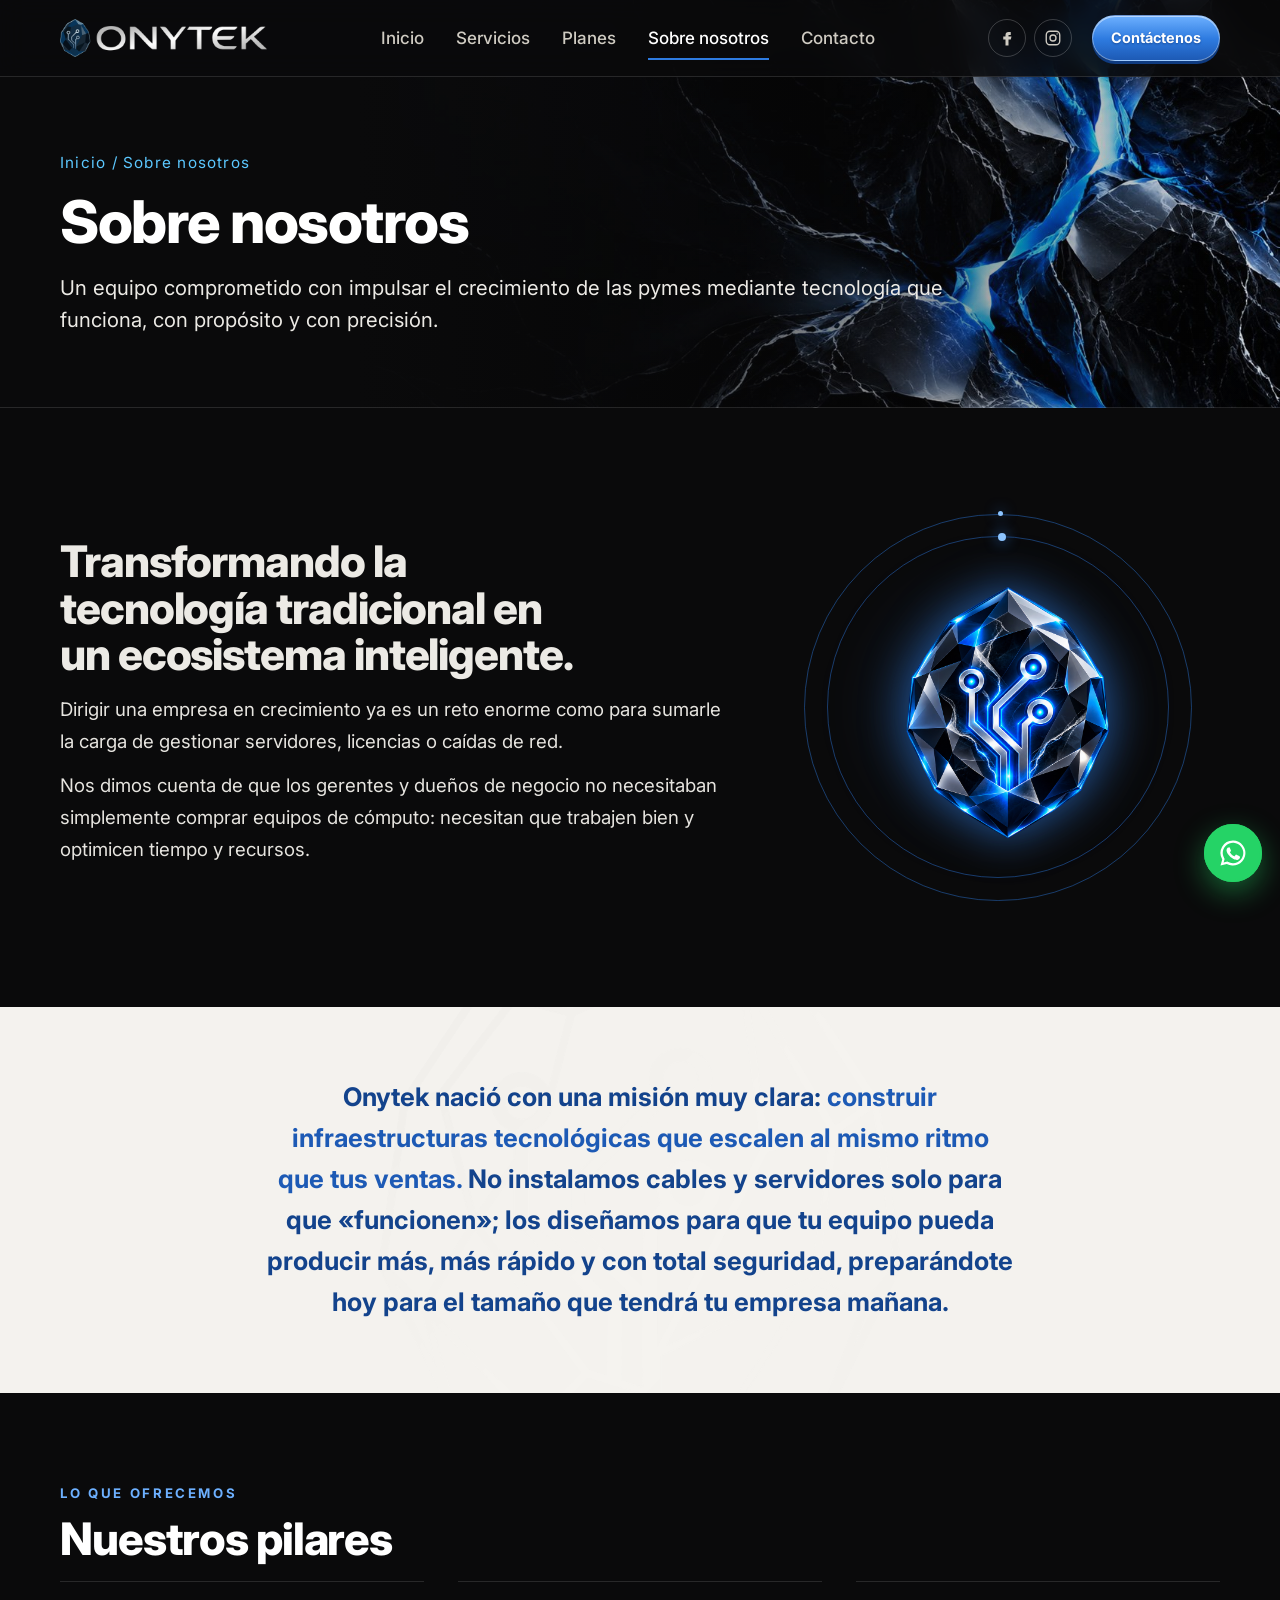
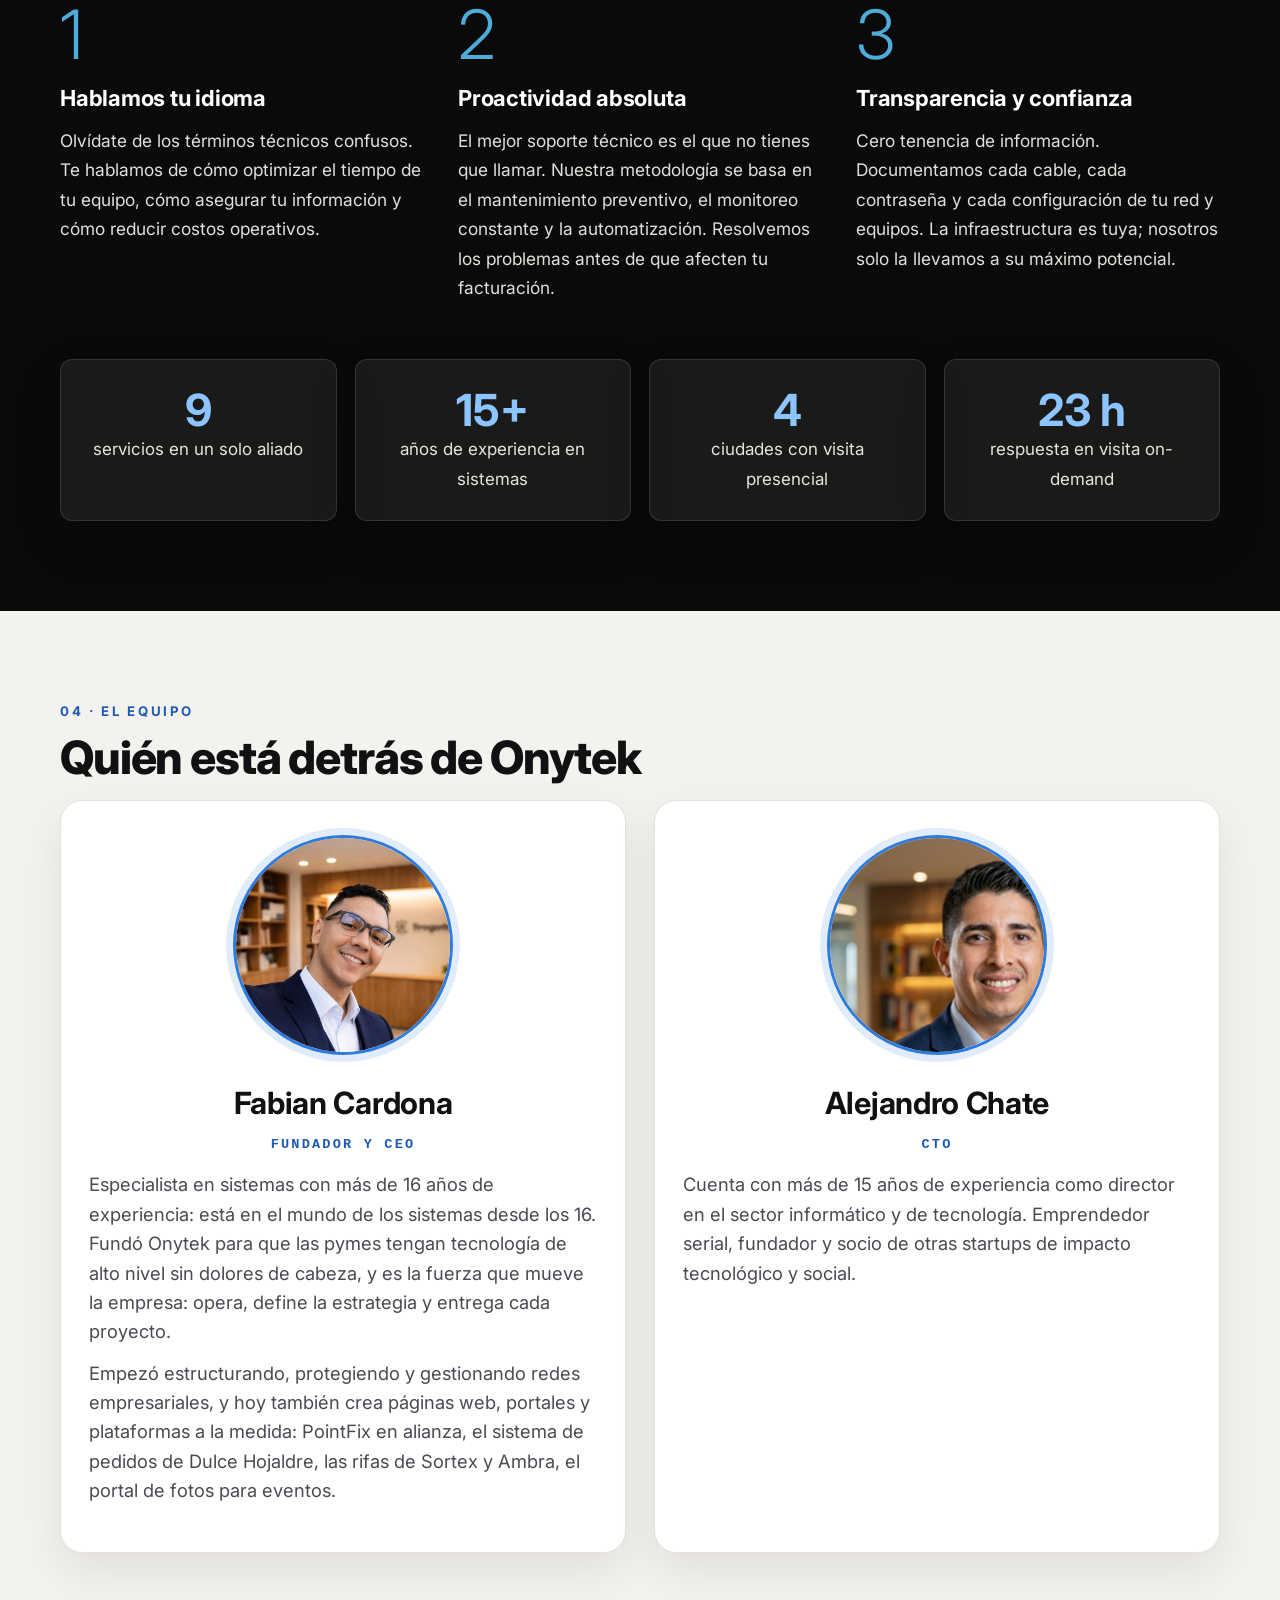
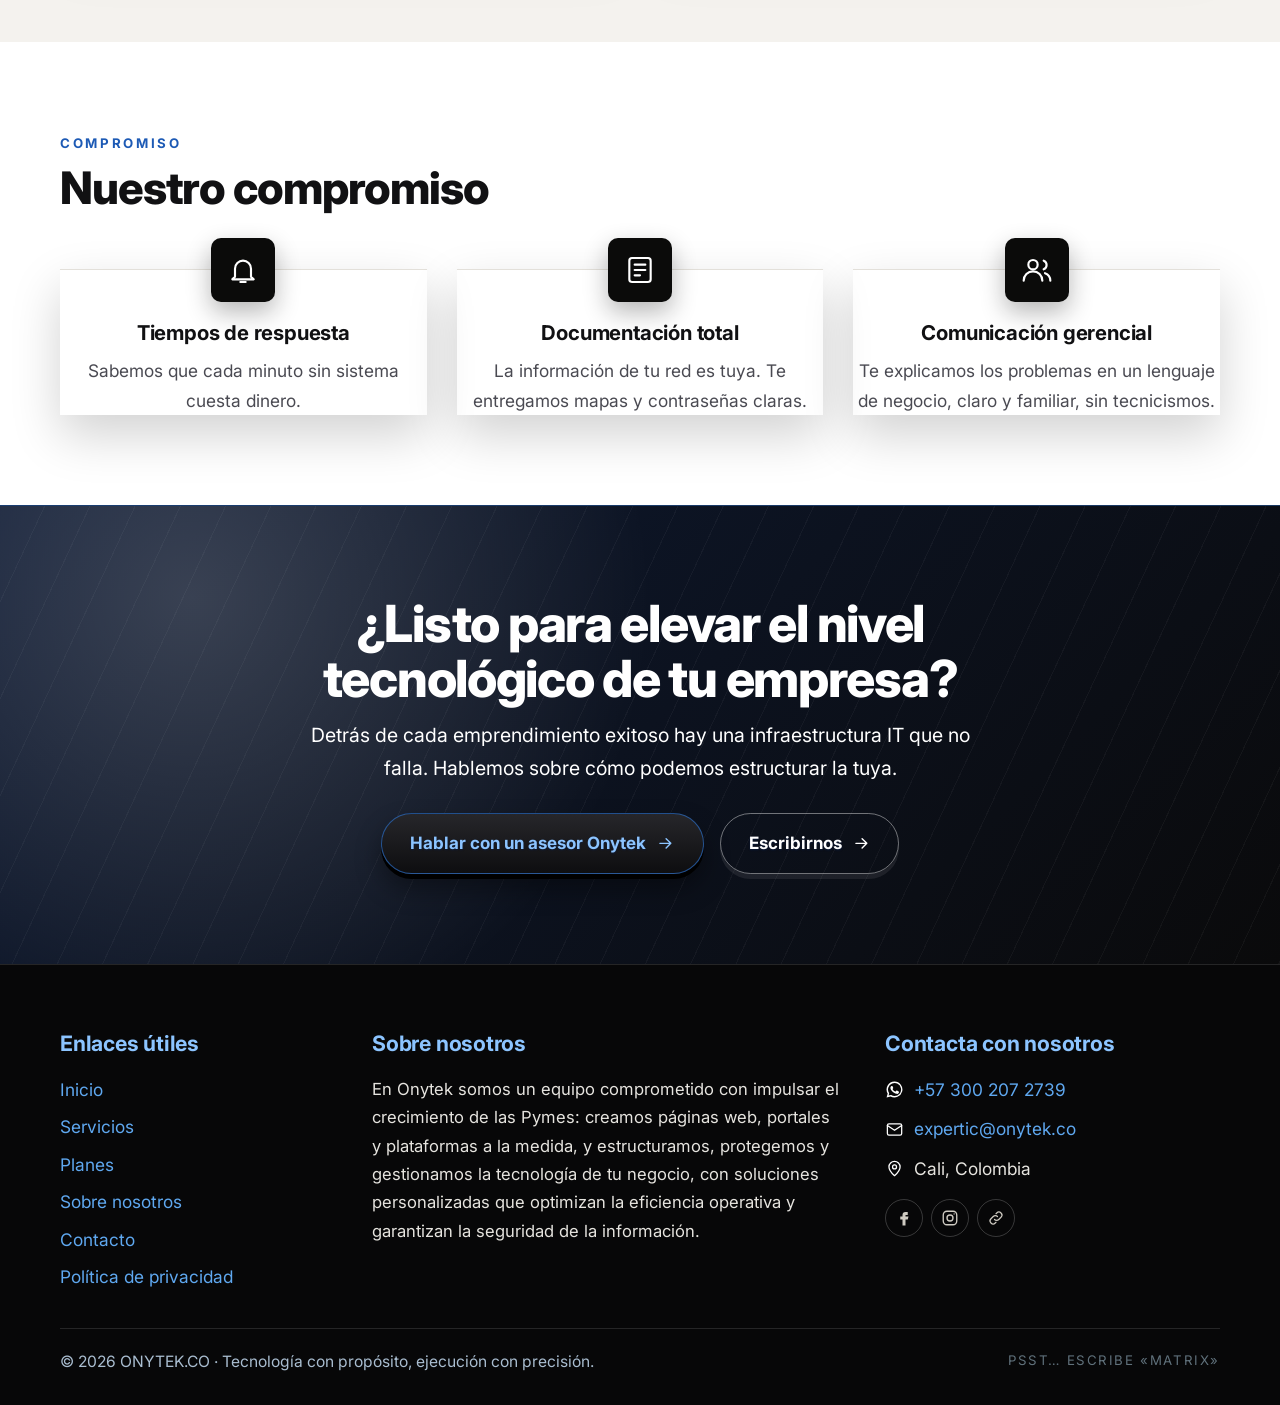
<file: sobre-nosotros.html>
<!doctype html>
<html lang="es">
<head>
<meta charset="utf-8">
<meta name="viewport" content="width=device-width,initial-scale=1,viewport-fit=cover">
<title>Sobre nosotros · Onytek</title>
<meta name="description" content="Conoce a Onytek: misión, pilares y el equipo detrás de la tecnología para pymes.">
<meta name="theme-color" content="#0A0A0B">
<link rel="canonical" href="https://www.onytek.co/sobre-nosotros">
<link rel="icon" type="image/png" href="assets/favicon.png">
<meta property="og:type" content="website"><meta property="og:title" content="Sobre nosotros · Onytek"><meta property="og:description" content="Conoce a Onytek: misión, pilares y el equipo detrás de la tecnología para pymes."><meta property="og:image" content="https://www.onytek.co/assets/crystal.png">
<link rel="preconnect" href="https://fonts.googleapis.com"><link rel="preconnect" href="https://fonts.gstatic.com" crossorigin>
<link rel="stylesheet" href="https://fonts.googleapis.com/css2?family=Inter:wght@400;500;600;700&family=display=swap">
<link rel="stylesheet" href="css/style.css">
<script>document.documentElement.className+=' js';</script>

</head>
<body>
<svg width="0" height="0" style="position:absolute" aria-hidden="true">
  <defs>
    <symbol id="i-globe" viewBox="0 0 24 24" fill="none" stroke="currentColor" stroke-width="1.6" stroke-linecap="round" stroke-linejoin="round"><circle cx="12" cy="12" r="9"/><path d="M3 12h18M12 3c3 3.2 3 14.8 0 18M12 3c-3 3.2-3 14.8 0 18"/></symbol>
    <symbol id="i-portal" viewBox="0 0 24 24" fill="none" stroke="currentColor" stroke-width="1.6" stroke-linecap="round" stroke-linejoin="round"><rect x="3" y="4" width="18" height="16" rx="2"/><path d="M3 9h18M8 14h3M8 17h6M15 13l2 2 3-4"/></symbol>
    <symbol id="i-ticket" viewBox="0 0 24 24" fill="none" stroke="currentColor" stroke-width="1.6" stroke-linecap="round" stroke-linejoin="round"><path d="M3 8a2 2 0 0 0 0 4v0a2 2 0 0 1 0 4v1a1 1 0 0 0 1 1h16a1 1 0 0 0 1-1v-1a2 2 0 0 1 0-4v0a2 2 0 0 0 0-4V7a1 1 0 0 0-1-1H4a1 1 0 0 0-1 1z"/><path d="M14 6v2M14 11v2M14 16v2"/></symbol>
    <symbol id="i-shield" viewBox="0 0 24 24" fill="none" stroke="currentColor" stroke-width="1.6" stroke-linecap="round" stroke-linejoin="round"><path d="M12 3l8 3v6c0 4.500-3.400 8-8 9-4.600-1-8-4.500-8-9V6z"/><path d="M9 12l2 2 4-4"/></symbol>
    <symbol id="i-arrow" viewBox="0 0 24 24" fill="none" stroke="currentColor" stroke-width="1.8" stroke-linecap="round" stroke-linejoin="round"><path d="M5 12h14M13 6l6 6-6 6"/></symbol>
    <symbol id="i-wa" viewBox="0 0 24 24" fill="currentColor"><path d="M12 2a10 10 0 0 0-8.600 15.100L2 22l5-1.300A10 10 0 1 0 12 2zm0 18.200a8.200 8.200 0 0 1-4.200-1.200l-.3-.2-3 .8.8-2.900-.2-.3A8.200 8.200 0 1 1 12 20.200zm4.500-6.100c-.2-.1-1.500-.7-1.700-.8s-.4-.1-.6.100-.7.800-.8 1-.3.200-.5.100a6.700 6.700 0 0 1-3.300-2.900c-.3-.4.2-.4.7-1.300a.5.5 0 0 0 0-.5l-.8-1.900c-.2-.5-.4-.4-.6-.4h-.5a1 1 0 0 0-.7.300 3 3 0 0 0-.9 2.200 5.200 5.200 0 0 0 1.100 2.800 11.800 11.800 0 0 0 4.500 4c1.700.7 2.300.8 3.200.7a2.700 2.700 0 0 0 1.800-1.300 2.200 2.200 0 0 0 .2-1.300c-.1-.1-.3-.2-.5-.3z"/></symbol>
    <symbol id="i-mail" viewBox="0 0 24 24" fill="none" stroke="currentColor" stroke-width="1.6" stroke-linecap="round" stroke-linejoin="round"><rect x="3" y="5" width="18" height="14" rx="2"/><path d="M3 7l9 6 9-6"/></symbol>
    <symbol id="i-pin" viewBox="0 0 24 24" fill="none" stroke="currentColor" stroke-width="1.6" stroke-linecap="round" stroke-linejoin="round"><path d="M12 21s7-6.100 7-11a7 7 0 0 0-14 0c0 4.900 7 11 7 11z"/><circle cx="12" cy="10" r="2.500"/></symbol>
    <symbol id="i-link" viewBox="0 0 24 24" fill="none" stroke="currentColor" stroke-width="1.6" stroke-linecap="round" stroke-linejoin="round"><path d="M10 14a4 4 0 0 0 5.700 0l3-3a4 4 0 0 0-5.700-5.700l-1 1"/><path d="M14 10a4 4 0 0 0-5.700 0l-3 3a4 4 0 0 0 5.700 5.700l1-1"/></symbol>
    <symbol id="i-check" viewBox="0 0 24 24" fill="none" stroke="currentColor" stroke-width="2" stroke-linecap="round" stroke-linejoin="round"><path d="M5 12.500l4.500 4.500L19 7"/></symbol>
    <symbol id="i-ext" viewBox="0 0 24 24" fill="none" stroke="currentColor" stroke-width="1.8" stroke-linecap="round" stroke-linejoin="round"><path d="M7 17L17 7M9 7h8v8"/></symbol>
    <symbol id="i-bolt" viewBox="0 0 24 24" fill="none" stroke="currentColor" stroke-width="1.7" stroke-linecap="round" stroke-linejoin="round"><path d="M13 2L4 14h7l-1 8 9-12h-7z"/></symbol>
    <symbol id="i-rack" viewBox="0 0 24 24" fill="none" stroke="currentColor" stroke-width="1.6" stroke-linecap="round" stroke-linejoin="round"><rect x="4" y="3" width="16" height="5" rx="1"/><rect x="4" y="10" width="16" height="5" rx="1"/><rect x="4" y="17" width="16" height="4" rx="1"/><path d="M7 5.5h.01M7 12.5h.01M7 19h.01"/></symbol>
    <symbol id="i-router" viewBox="0 0 24 24" fill="none" stroke="currentColor" stroke-width="1.6" stroke-linecap="round" stroke-linejoin="round"><rect x="3" y="13" width="18" height="7" rx="2"/><path d="M7 16.5h.01M11 16.5h.01M8 13V9M16 13V9M5 6a10 10 0 0 1 14 0"/></symbol>
    <symbol id="i-key" viewBox="0 0 24 24" fill="none" stroke="currentColor" stroke-width="1.6" stroke-linecap="round" stroke-linejoin="round"><circle cx="8" cy="12" r="4"/><path d="M12 12h9M18 12v3M15 12v2"/></symbol>
    <symbol id="i-bug" viewBox="0 0 24 24" fill="none" stroke="currentColor" stroke-width="1.6" stroke-linecap="round" stroke-linejoin="round"><path d="M8 8a4 4 0 0 1 8 0v6a4 4 0 0 1-8 0zM8 11H4M20 11h-4M8 15H4M20 15h-4M12 10v8M9 4l1.500 2M15 4l-1.500 2"/></symbol>
    <symbol id="i-lic" viewBox="0 0 24 24" fill="none" stroke="currentColor" stroke-width="1.6" stroke-linecap="round" stroke-linejoin="round"><rect x="4" y="3" width="16" height="18" rx="2"/><path d="M8 8h8M8 12h8M8 16h4"/></symbol>
    <symbol id="i-pc" viewBox="0 0 24 24" fill="none" stroke="currentColor" stroke-width="1.6" stroke-linecap="round" stroke-linejoin="round"><rect x="3" y="4" width="18" height="12" rx="2"/><path d="M8 20h8M12 16v4"/></symbol>
    <symbol id="i-qr" viewBox="0 0 24 24" fill="none" stroke="currentColor" stroke-width="1.6" stroke-linecap="round" stroke-linejoin="round"><rect x="3" y="3" width="7" height="7"/><rect x="14" y="3" width="7" height="7"/><rect x="3" y="14" width="7" height="7"/><path d="M14 14h3v3h-3zM20 14v.01M14 20h3M20 17v4"/></symbol>
    <symbol id="i-cam" viewBox="0 0 24 24" fill="none" stroke="currentColor" stroke-width="1.6" stroke-linecap="round" stroke-linejoin="round"><path d="M4 8h3l2-3h6l2 3h3v11H4z"/><circle cx="12" cy="13" r="3.500"/></symbol>
    <symbol id="i-chart" viewBox="0 0 24 24" fill="none" stroke="currentColor" stroke-width="1.6" stroke-linecap="round" stroke-linejoin="round"><path d="M4 20V4M4 20h16M8 16v-5M12 16V8M16 16v-7"/></symbol>
    <symbol id="i-bell" viewBox="0 0 24 24" fill="none" stroke="currentColor" stroke-width="1.6" stroke-linecap="round" stroke-linejoin="round"><path d="M6 17v-6a6 6 0 0 1 12 0v6l2 2H4zM10 21h4"/></symbol>
    <symbol id="i-coin" viewBox="0 0 24 24" fill="none" stroke="currentColor" stroke-width="1.6" stroke-linecap="round" stroke-linejoin="round"><circle cx="12" cy="12" r="9"/><path d="M12 7v10M9.500 9.500c0-1 1-1.700 2.500-1.700s2.500.7 2.500 1.700-1 1.500-2.500 1.700-2.500.8-2.500 2 1 1.800 2.500 1.800 2.500-.7 2.500-1.800"/></symbol>
    <symbol id="i-mobile" viewBox="0 0 24 24" fill="none" stroke="currentColor" stroke-width="1.6" stroke-linecap="round" stroke-linejoin="round"><rect x="7" y="2" width="10" height="20" rx="2"/><path d="M11 18h2"/></symbol>
    <symbol id="i-search" viewBox="0 0 24 24" fill="none" stroke="currentColor" stroke-width="1.6" stroke-linecap="round" stroke-linejoin="round"><circle cx="11" cy="11" r="7"/><path d="M20 20l-4-4"/></symbol>
    <symbol id="i-users" viewBox="0 0 24 24" fill="none" stroke="currentColor" stroke-width="1.6" stroke-linecap="round" stroke-linejoin="round"><circle cx="9" cy="8" r="3.500"/><path d="M2 20a7 7 0 0 1 14 0M17 5a3.500 3.500 0 0 1 0 6.500M22 20a6 6 0 0 0-4-5.600"/></symbol>
    <symbol id="i-zip" viewBox="0 0 24 24" fill="none" stroke="currentColor" stroke-width="1.6" stroke-linecap="round" stroke-linejoin="round"><path d="M12 3v12M7 11l5 5 5-5M4 21h16"/></symbol>
    <symbol id="i-slide" viewBox="0 0 24 24" fill="none" stroke="currentColor" stroke-width="1.6" stroke-linecap="round" stroke-linejoin="round"><rect x="3" y="4" width="18" height="12" rx="2"/><path d="M7 20h10M12 16v4M10 8l5 3-5 3z"/></symbol>
    <symbol id="i-book" viewBox="0 0 24 24" fill="none" stroke="currentColor" stroke-width="1.6" stroke-linecap="round" stroke-linejoin="round"><path d="M4 5a2 2 0 0 1 2-2h13v16H6a2 2 0 0 0-2 2zM4 19a2 2 0 0 1 2-2h13"/></symbol>
    <symbol id="i-lock" viewBox="0 0 24 24" fill="none" stroke="currentColor" stroke-width="1.6" stroke-linecap="round" stroke-linejoin="round"><rect x="5" y="11" width="14" height="10" rx="2"/><path d="M8 11V8a4 4 0 0 1 8 0v3"/></symbol>
    <symbol id="i-store" viewBox="0 0 24 24" fill="none" stroke="currentColor" stroke-width="1.6" stroke-linecap="round" stroke-linejoin="round"><path d="M4 9l1.500-5h13L20 9M4 9v11h16V9M4 9a3 3 0 0 0 5.300 2 3 3 0 0 0 5.400 0A3 3 0 0 0 20 9M10 20v-5h4v5"/></symbol>
    <symbol id="i-wifi" viewBox="0 0 24 24" fill="none" stroke="currentColor" stroke-width="1.6" stroke-linecap="round" stroke-linejoin="round"><path d="M2 9a15 15 0 0 1 20 0M5 12.500a10 10 0 0 1 14 0M8.500 16a5 5 0 0 1 7 0M12 19.500h.01"/></symbol>
    <linearGradient id="gN" x1="0" y1="0" x2="1" y2="1"><stop offset="0" stop-color="#191817"/><stop offset="1" stop-color="#100F0E"/></linearGradient>
    <linearGradient id="gB" x1="0" y1="0" x2="0" y2="1"><stop offset="0" stop-color="#E3E0DB"/><stop offset="1" stop-color="#2A8BD8"/></linearGradient>
  <symbol id="i-fb" viewBox="0 0 24 24" fill="currentColor"><path d="M14 8h3V4h-3a4 4 0 0 0-4 4v2H7v4h3v8h4v-8h3l1-4h-4V8.500c0-.3.200-.5.500-.5z"/></symbol>
<symbol id="i-ig" viewBox="0 0 24 24" fill="none" stroke="currentColor" stroke-width="1.8" stroke-linecap="round" stroke-linejoin="round"><rect x="3" y="3" width="18" height="18" rx="5"/><circle cx="12" cy="12" r="4"/><path d="M17.500 6.500h.01"/></symbol>
</defs>
</svg>
<a class="skip" href="#contenido">Saltar al contenido</a>

<canvas id="rain" aria-hidden="true"></canvas><div class="veil" aria-hidden="true"></div><div class="spot" id="spot" aria-hidden="true"></div><div class="topbar" id="topbar" aria-hidden="true"><i></i></div>
<header class="nav" id="nav"><div class="wrap nav-in">
<a class="brand" href="index.html" aria-label="Onytek, inicio"><img src="assets/logo-h.png" alt="Onytek" width="1200" height="220"></a>
<nav class="links" id="links" aria-label="Principal"><a href="index.html">Inicio</a><a href="servicios.html">Servicios</a><a href="planes.html">Planes</a><a href="sobre-nosotros.html">Sobre nosotros</a><a href="contacto.html">Contacto</a></nav>
<div class="soc"><a href="https://beacons.ai/fabcaral" target="_blank" rel="noopener" aria-label="Facebook y redes de Onytek"><svg class="ic "><use href="#i-fb"/></svg></a><a href="https://beacons.ai/fabcaral" target="_blank" rel="noopener" aria-label="Instagram y redes de Onytek"><svg class="ic "><use href="#i-ig"/></svg></a></div>
<a class="btn btn-sm" href="contacto.html"><span>Contáctenos</span></a>
<button class="burger" id="burger" type="button" aria-label="Abrir menú" aria-expanded="false" aria-controls="links"><i></i><i></i><i></i></button>
</div></header>
<main id="contenido">
<section class="phero"><div class="wrap"><p class="crumb"><a href="index.html">Inicio</a> / Sobre nosotros</p><h1 class="hd">Sobre nosotros</h1><p class="lead">Un equipo comprometido con impulsar el crecimiento de las pymes mediante tecnología que funciona, con propósito y con precisión.</p></div><span class="gemdeco" aria-hidden="true"></span></section>
<section class="sec dk"><div class="wrap split"><div class="rv"><h2>Transformando la tecnología tradicional en un ecosistema inteligente.</h2><p>Dirigir una empresa en crecimiento ya es un reto enorme como para sumarle la carga de gestionar servidores, licencias o caídas de red.</p><p>Nos dimos cuenta de que los gerentes y dueños de negocio no necesitaban simplemente comprar equipos de cómputo: necesitan que trabajen bien y optimicen tiempo y recursos.</p></div><div class="logobox rv"><div class="core small"  aria-hidden="true"><div class="halo"></div><div class="ring r1"><i></i></div><div class="ring r2"><i></i></div><div class="ring r3"><i></i></div>
<div class="orb iso" ><img src="assets/isotipo.png" alt="" width="700" height="800"><i class="wv"></i><i class="wv w2"></i><svg class="veins" style="display:none" viewBox="0 0 400 400" preserveAspectRatio="xMidYMid slice"><g class="vg"><path d="M-40 110C70 60 140 190 250 140S380 70 450 130" /><path d="M-40 205C50 180 140 270 230 232S360 190 450 250" class="t"/><path d="M-40 300C100 340 170 262 270 310S390 360 450 318"/><path d="M-40 40C60 20 120 80 210 50S350 20 450 60" class="t"/><path d="M-40 370C80 350 150 400 250 372S380 340 450 380" class="t"/></g></svg><span class="nuc"></span><span class="spec"></span><span class="rim"></span></div>
<span class="cc c1"><svg class="ic"><use href="#i-globe"/></svg><b>Web</b></span><span class="cc c2"><svg class="ic"><use href="#i-portal"/></svg><b>Portales</b></span><span class="cc c3"><svg class="ic"><use href="#i-shield"/></svg><b>Soporte TI</b></span><span class="cc c4"><svg class="ic"><use href="#i-bolt"/></svg><b>Automatización</b></span></div></div></div></section>
<section class="mision"><div class="wrap"><p class="rv">Onytek nació con una misión muy clara: <b>construir infraestructuras tecnológicas que escalen al mismo ritmo que tus ventas.</b> No instalamos cables y servidores solo para que «funcionen»; los diseñamos para que tu equipo pueda producir más, más rápido y con total seguridad, preparándote hoy para el tamaño que tendrá tu empresa mañana.</p></div></section>
<section class="sec dk"><div class="wrap"><p class="eyebrow mono rv">LO QUE OFRECEMOS</p><h2 class="hd rv">Nuestros pilares</h2>
<div class="pil rv"><div class="step"><span class="big">1</span><h4>Hablamos tu idioma</h4><p>Olvídate de los términos técnicos confusos. Te hablamos de cómo optimizar el tiempo de tu equipo, cómo asegurar tu información y cómo reducir costos operativos.</p></div>
<div class="step"><span class="big">2</span><h4>Proactividad absoluta</h4><p>El mejor soporte técnico es el que no tienes que llamar. Nuestra metodología se basa en el mantenimiento preventivo, el monitoreo constante y la automatización. Resolvemos los problemas antes de que afecten tu facturación.</p></div>
<div class="step"><span class="big">3</span><h4>Transparencia y confianza</h4><p>Cero tenencia de información. Documentamos cada cable, cada contraseña y cada configuración de tu red y equipos. La infraestructura es tuya; nosotros solo la llevamos a su máximo potencial.</p></div></div>
<div class="stats rv" style="margin-top:56px"><div class="stat"><b data-n="9">0</b><span>servicios en un solo aliado</span></div><div class="stat"><b data-n="16" data-s="+">0</b><span>años de experiencia en sistemas</span></div><div class="stat"><b data-n="4">0</b><span>ciudades con visita presencial</span></div><div class="stat"><b data-n="24" data-s=" h">0</b><span>respuesta en visita on-demand</span></div></div></div></section>
<section class="sec paper"><div class="wrap"><p class="eyebrow mono rv">04 · EL EQUIPO</p><h2 class="plain rv">Quién está detrás de Onytek</h2>
<div class="team2 rv">
<article class="team" style="color:var(--ink)"><div class="av"><img src="assets/fabian.jpg" alt="Fabian Cardona, fundador y CEO de Onytek" width="720" height="1080" loading="lazy"></div><div><div><h3 style="color:var(--ink)">Fabian Cardona</h3><span class="role" style="color:#1D5AB5">FUNDADOR Y CEO</span><p style="color:var(--ink2)">Especialista en sistemas con más de 16 años de experiencia: está en el mundo de los sistemas desde los 16. Fundó Onytek para que las pymes tengan tecnología de alto nivel sin dolores de cabeza, y es la fuerza que mueve la empresa: opera, define la estrategia y entrega cada proyecto.</p><p style="color:var(--ink2)">Empezó estructurando, protegiendo y gestionando redes empresariales, y hoy también crea páginas web, portales y plataformas a la medida: PointFix en alianza, el sistema de pedidos de Dulce Hojaldre, las rifas de Sortex y Ambra, el portal de fotos para eventos.</p></div></div></article>
<article class="team" style="color:var(--ink)"><div class="av"><img src="assets/alejandro.jpg" alt="Alejandro Chate, CTO de Onytek" width="600" height="600" loading="lazy"></div><div><h3 style="color:var(--ink)">Alejandro Chate</h3><span class="role" style="color:#1D5AB5">CTO</span><p style="color:var(--ink2)">Cuenta con más de 15 años de experiencia como director en el sector informático y de tecnología. Emprendedor serial, fundador y socio de otras startups de impacto tecnológico y social.</p></div></article>
</div></div></div></section>
<section class="sec white"><div class="wrap"><p class="eyebrow mono rv">COMPROMISO</p><h2 class="hd rv">Nuestro compromiso</h2>
<div class="comp rv"><div><svg class="ic "><use href="#i-bell"/></svg><h4>Tiempos de respuesta</h4><p>Sabemos que cada minuto sin sistema cuesta dinero.</p></div><div><svg class="ic "><use href="#i-lic"/></svg><h4>Documentación total</h4><p>La información de tu red es tuya. Te entregamos mapas y contraseñas claras.</p></div><div><svg class="ic "><use href="#i-users"/></svg><h4>Comunicación gerencial</h4><p>Te explicamos los problemas en un lenguaje de negocio, claro y familiar, sin tecnicismos.</p></div></div></div></section>
<section class="cta"><div class="wrap rv"><h2>¿Listo para elevar el nivel tecnológico de tu empresa?</h2><p>Detrás de cada emprendimiento exitoso hay una infraestructura IT que no falla. Hablemos sobre cómo podemos estructurar la tuya.</p><div class="row"><a class="btn dark" href="https://wa.me/573002072739?text=Hola%20Onytek%2C%20quiero%20agendar%20una%20asesor%C3%ADa%20gratuita." target="_blank" rel="noopener"><span>Hablar con un asesor Onytek</span><svg class="ic arr"><use href="#i-arrow"/></svg></a><a class="btn ghost" href="contacto.html"><span>Escribirnos</span><svg class="ic arr"><use href="#i-arrow"/></svg></a></div></div></section>
</main>
<footer class="foot"><div class="wrap">
<div class="foot-g">
<div><h4>Enlaces útiles</h4><ul><li><a href="index.html">Inicio</a></li><li><a href="servicios.html">Servicios</a></li><li><a href="planes.html">Planes</a></li><li><a href="sobre-nosotros.html">Sobre nosotros</a></li><li><a href="contacto.html">Contacto</a></li><li><a href="privacidad.html">Política de privacidad</a></li></ul></div>
<div><h4>Sobre nosotros</h4><p>En Onytek somos un equipo comprometido con impulsar el crecimiento de las Pymes: creamos páginas web, portales y plataformas a la medida, y estructuramos, protegemos y gestionamos la tecnología de tu negocio, con soluciones personalizadas que optimizan la eficiencia operativa y garantizan la seguridad de la información.</p></div>
<div><h4>Contacta con nosotros</h4>
<div class="fi"><svg class="ic "><use href="#i-wa"/></svg><a href="https://wa.me/573002072739" target="_blank" rel="noopener">+57 300 207 2739</a></div>
<div class="fi"><svg class="ic "><use href="#i-mail"/></svg><a href="mailto:expertic@onytek.co">expertic@onytek.co</a></div>
<div class="fi"><svg class="ic "><use href="#i-pin"/></svg><span>Cali, Colombia</span></div>
<div class="soc"><a href="https://beacons.ai/fabcaral" target="_blank" rel="noopener" aria-label="Facebook"><svg class="ic "><use href="#i-fb"/></svg></a><a href="https://beacons.ai/fabcaral" target="_blank" rel="noopener" aria-label="Instagram"><svg class="ic "><use href="#i-ig"/></svg></a><a href="https://beacons.ai/fabcaral" target="_blank" rel="noopener" aria-label="Todas las redes"><svg class="ic "><use href="#i-link"/></svg></a></div></div>
</div>
<div class="foot-b"><span>© 2026 ONYTEK.CO · Tecnología con propósito, ejecución con precisión.</span><span class="mono egg">psst… escribe «matrix»</span></div>
</div></footer>
<a class="wa-fab" href="https://wa.me/573002072739?text=Hola%20Onytek%2C%20quiero%20cotizar%20un%20proyecto." target="_blank" rel="noopener" aria-label="Escribir por WhatsApp"><svg class="ic "><use href="#i-wa"/></svg></a>
<div class="toast" id="toast" role="status" aria-live="polite"></div>
<script src="js/main.js" defer></script>
</body>
</html>
</file>
<file: css/style.css>
:root{
  --bg:#1C1B19;--bg2:#242321;--navy:#1F1E1C;--blue:#1D5AB5;--deep:#1F1E1C;--ice:#A9C8DA;--sil:#BDBDBD;--wh:#FFFFFF;
  --neon:#5CC8FF;--neon2:#7FE3D6;--red:#FF4D5E;--cy:#12B3E8;--paper:#F8F7F5;--ink:#171615;--ink2:#3B4C6B;
  --txt:#F4F3F0;--mut:#B3C6D8;--line:rgba(160,200,235,.28);
  --glass:rgba(38,37,35,.6);
  --f:Verdana,Geneva,'DejaVu Sans',sans-serif;--m:'Courier New',ui-monospace,Menlo,monospace;
}
*{box-sizing:border-box;margin:0;padding:0}
html{font-size:112.5%;overflow-x:clip;scroll-behavior:smooth;scroll-padding-top:84px;-webkit-text-size-adjust:100%}
body{overflow-x:clip;background:linear-gradient(180deg,#201F1D 0%,#1C1B19 40%,#181716 100%);color:var(--txt);font-family:var(--f);font-size:1rem;line-height:1.7;min-height:100vh}
img{max-width:100%;height:auto;display:block}
a{color:inherit;text-decoration:none}
button,input,select,textarea{font:inherit;color:inherit}
ul{list-style:none}
.mono{font-family:var(--m);letter-spacing:.08em}
.tiny{font-size:.8rem}
.sr{position:absolute;width:1px;height:1px;overflow:hidden;clip:rect(0 0 0 0);white-space:nowrap}
.skip{position:fixed;left:12px;top:-60px;z-index:200;background:var(--wh);color:var(--navy);padding:8px 14px;border-radius:8px}
.skip:focus{top:12px}
.wrap{width:min(1160px,100% - 32px);margin-inline:auto;padding-left:env(safe-area-inset-left);padding-right:env(safe-area-inset-right)}
:focus-visible{outline:2px solid var(--neon);outline-offset:3px}
.ic{width:1.1em;height:1.1em;flex:none}.ic.big{width:34px;height:34px;color:var(--neon)}.ic.xl{width:46px;height:46px;color:var(--neon)}

/* fondo */
#rain{position:fixed;inset:0;width:100%;height:100%;z-index:0;opacity:.42}
.veil{position:fixed;inset:0;z-index:1;pointer-events:none;background:radial-gradient(ellipse at 75% 5%,rgba(46,123,224,.38),transparent 55%),radial-gradient(ellipse at 5% 95%,rgba(18,179,232,.18),transparent 50%),linear-gradient(180deg,rgba(28,27,25,.2),rgba(24,23,22,.5))}
.spot{position:fixed;inset:0;z-index:2;pointer-events:none;background:radial-gradient(420px circle at var(--x,50%) var(--y,40%),rgba(92,200,255,.09),transparent 60%)}
main,.foot,.nav{position:relative;z-index:5}
.topbar{position:fixed;left:0;top:0;right:0;height:3px;z-index:150}.topbar i{display:block;height:100%;width:0;background:linear-gradient(90deg,var(--deep),var(--neon),var(--wh));box-shadow:0 0 12px var(--neon)}

/* cursor */
.cur,.curdot{position:fixed;left:0;top:0;z-index:180;pointer-events:none;opacity:0;transition:opacity .3s}
.cur{width:38px;height:38px;margin:-19px 0 0 -19px}
.cur i{display:block;width:100%;height:100%;border:1.5px solid var(--neon);border-radius:50%;transition:transform .25s,background .25s}
.curdot{width:6px;height:6px;margin:-3px 0 0 -3px;border-radius:50%;background:var(--wh);box-shadow:0 0 10px var(--neon)}
.cur.on,.curdot.on{opacity:1}.cur.hov i{transform:scale(1.7);background:rgba(92,200,255,.12)}
@media (hover:hover) and (pointer:fine){.js.fine,.js.fine a,.js.fine button{cursor:none}.js.fine input,.js.fine select,.js.fine textarea{cursor:text}}

/* nav */
.nav{position:fixed;left:0;right:0;top:0;z-index:100;transition:background .3s,backdrop-filter .3s,border-color .3s;border-bottom:1px solid transparent}
.nav.sc{background:rgba(9,9,8,.78);backdrop-filter:blur(14px);-webkit-backdrop-filter:blur(14px);border-color:var(--line)}
.nav-in{display:flex;align-items:center;gap:22px;height:72px}
.brand img{height:34px;width:auto}
.links{display:flex;gap:6px;margin-left:auto}
.links a{padding:8px 14px;border-radius:999px;font-size:.84rem;color:var(--txt);transition:.2s}
.links a:hover{background:rgba(135,170,189,.14);color:var(--wh)}
.burger{display:none;width:44px;height:44px;border:1px solid var(--line);border-radius:12px;background:var(--glass);flex-direction:column;justify-content:center;gap:5px;align-items:center}
.burger i{display:block;width:20px;height:2px;background:var(--wh);transition:.25s}
.burger[aria-expanded=true] i:nth-child(1){transform:translateY(7px) rotate(45deg)}
.burger[aria-expanded=true] i:nth-child(2){opacity:0}
.burger[aria-expanded=true] i:nth-child(3){transform:translateY(-7px) rotate(-45deg)}

/* botones */
.btn{position:relative;display:inline-flex;align-items:center;gap:10px;padding:14px 24px;border-radius:999px;font-weight:700;font-size:.9rem;color:#100F0E;background:linear-gradient(135deg,#E3E0DB,var(--neon));border:0;cursor:pointer;overflow:hidden;box-shadow:0 0 0 0 rgba(92,200,255,.5),0 8px 30px rgba(92,200,255,.25);transition:transform .2s,box-shadow .3s}
.btn::after{content:"";position:absolute;top:0;bottom:0;width:40%;left:-60%;background:linear-gradient(100deg,transparent,rgba(255,255,255,.7),transparent);transform:skewX(-20deg);transition:left .6s}
.btn:hover{transform:translateY(-2px);box-shadow:0 0 0 6px rgba(92,200,255,.14),0 12px 36px rgba(92,200,255,.4)}.btn:hover::after{left:130%}
.btn.ghost{background:transparent;color:var(--wh);border:1px solid var(--ice);box-shadow:none}.btn.ghost:hover{background:rgba(135,170,189,.14)}
.btn.sm{padding:11px 18px;font-size:.82rem}.btn-sm{padding:10px 18px;font-size:.8rem}
.lnk{color:var(--neon);font-weight:700;font-size:.9rem}.lnk:hover{text-decoration:underline}

/* riel */
.rail{position:fixed;left:18px;top:50%;transform:translateY(-50%);z-index:90;display:flex;flex-direction:column;gap:26px;padding:6px 0}
.rail-line{position:absolute;left:6px;top:0;bottom:0;width:2px;background:var(--line)}.rail-line i{display:block;width:100%;height:0;background:linear-gradient(var(--neon),var(--wh));box-shadow:0 0 10px var(--neon)}
.rn{position:relative;display:flex;align-items:center;gap:12px;height:14px}
.rn b{position:relative;width:14px;height:14px;border-radius:50%;background:var(--bg);border:2px solid var(--ice);transition:.3s}
.rn span{font-family:var(--m);font-size:.7rem;letter-spacing:.1em;text-transform:uppercase;opacity:0;transform:translateX(-6px);transition:.25s;color:var(--wh);background:rgba(9,9,8,.8);padding:3px 8px;border-radius:6px;white-space:nowrap}
.rn:hover span,.rn.on span{opacity:1;transform:none}
.rn.on b{background:var(--neon);border-color:var(--wh);box-shadow:0 0 14px var(--neon)}
@media (max-width:1280px){.rail{display:none}}

/* secciones */
.sec{padding:110px 0;position:relative}
.eyebrow{color:var(--neon);font-size:.78rem;margin-bottom:14px}
.hd{margin-bottom:22px}.hd img{height:clamp(44px,7vw,92px);width:auto;max-width:100%;filter:drop-shadow(0 0 22px rgba(92,200,255,.28))}
.lead{max-width:62ch;font-size:1.06rem;color:var(--txt);margin-bottom:40px}.lead b{color:var(--wh)}
.center{text-align:center}.center .hd img,.center .lead{margin-inline:auto}
.fine{font-size:.78rem;color:var(--mut)}

/* reveal */
.js .rv{opacity:0;transform:translateY(34px);filter:blur(6px);transition:opacity .8s cubic-bezier(.2,.7,.2,1),transform .8s cubic-bezier(.2,.7,.2,1),filter .8s}
.js .rv.in{opacity:1;transform:none;filter:none}

/* cristal / glass */
.glass,.card{background:var(--glass);border:1px solid var(--line);backdrop-filter:blur(16px);-webkit-backdrop-filter:blur(16px);box-shadow:inset 0 1px 0 rgba(255,255,255,.07),0 20px 60px rgba(0,0,0,.35)}

/* hero */
.hero{min-height:100svh;padding:120px 0 40px;display:flex;flex-direction:column;justify-content:center;gap:36px}
.hero-grid{display:grid;grid-template-columns:1.1fr .9fr;gap:30px;align-items:center}
.hero-copy .eyebrow{font-size:.8rem}
.glitch{position:relative;display:block;margin-bottom:14px;max-width:760px}
.glitch .g0{width:100%;filter:drop-shadow(0 0 28px rgba(92,200,255,.3))}
.glitch .g1,.glitch .g2{position:absolute;inset:0;pointer-events:none;opacity:0;-webkit-mask:url(../assets/h-hero.png) center/100% 100% no-repeat;mask:url(../assets/h-hero.png) center/100% 100% no-repeat}
.glitch .g1{background:#00E5FF}.glitch .g2{background:#FF2E63}
.glitch.go .g1{opacity:.85;animation:gl1 .45s steps(2) 1}
.glitch.go .g2{opacity:.85;animation:gl2 .45s steps(2) 1}
@keyframes gl1{0%{transform:translate(-6px,2px);clip-path:inset(10% 0 60% 0)}33%{transform:translate(5px,-2px);clip-path:inset(55% 0 12% 0)}66%{transform:translate(-3px,1px);clip-path:inset(30% 0 40% 0)}100%{transform:none;clip-path:inset(0 0 100% 0)}}
@keyframes gl2{0%{transform:translate(6px,-2px);clip-path:inset(60% 0 10% 0)}33%{transform:translate(-5px,2px);clip-path:inset(15% 0 55% 0)}66%{transform:translate(4px,-1px);clip-path:inset(45% 0 25% 0)}100%{transform:none;clip-path:inset(0 0 100% 0)}}
.lema{font-family:var(--m);color:var(--neon);letter-spacing:.2em;text-transform:uppercase;font-size:.85rem;margin-bottom:18px}
.sub{max-width:54ch;color:var(--txt);margin-bottom:28px}.sub b{color:var(--wh)}
.cta-row{display:flex;flex-wrap:wrap;gap:14px}

/* gema */
.gem-stage{position:relative;aspect-ratio:1/1.1;max-width:480px;width:100%;margin-inline:auto;display:grid;place-items:center}
.ring{position:absolute;border:1px dashed rgba(135,170,189,.35);border-radius:50%;animation:spin 40s linear infinite}
.r1{inset:2%}.r2{inset:12%;animation-direction:reverse;animation-duration:28s;border-style:solid;border-color:rgba(92,200,255,.18)}.r3{inset:0;animation-duration:70s;border-color:rgba(135,170,189,.18)}
@keyframes spin{to{transform:rotate(360deg)}}
.gem{position:relative;width:62%;aspect-ratio:900/1131;transform-style:preserve-3d;transition:transform .15s ease-out;animation:float 6s ease-in-out infinite;filter:drop-shadow(0 0 40px rgba(92,200,255,.35))}
@keyframes float{50%{translate:0 -14px}}
.gem img,.gem canvas{position:absolute;inset:0;width:100%;height:100%}
.gem-solid{opacity:.55}
.gem-lines{z-index:3;filter:drop-shadow(0 0 8px var(--neon));opacity:.95}
.gem canvas{z-index:2;-webkit-mask:url(../assets/crystal.png) center/100% 100% no-repeat;mask:url(../assets/crystal.png) center/100% 100% no-repeat}
.scan{position:absolute;left:0;right:0;height:18%;z-index:4;background:linear-gradient(transparent,rgba(180,240,255,.35),transparent);-webkit-mask:url(../assets/crystal.png) center/100% 100% no-repeat;mask:url(../assets/crystal.png) center/100% 100% no-repeat;animation:scan 4.5s linear infinite}
@keyframes scan{from{top:-20%}to{top:105%}}
.chip{position:absolute;padding:6px 12px;border-radius:999px;font-size:.68rem;color:var(--wh);background:var(--glass);border:1px solid var(--neon);box-shadow:0 0 18px rgba(92,200,255,.3);animation:bob 5s ease-in-out infinite}
.c1{left:2%;top:12%}.c2{right:0;top:22%;animation-delay:-1.5s}.c3{left:0;bottom:16%;animation-delay:-3s}.c4{right:2%;bottom:8%;animation-delay:-2s}
@keyframes bob{50%{transform:translateY(-10px)}}
.tie{position:absolute;inset:0;width:100%;height:100%;pointer-events:none}.tie path{fill:none;stroke:var(--neon);stroke-width:.35;stroke-dasharray:2 2;opacity:.6;animation:dash 3s linear infinite}
@keyframes dash{to{stroke-dashoffset:-16}}

/* hud */
.hud{display:grid;grid-template-columns:repeat(3,1fr) auto;border-radius:22px;overflow:hidden}
.hud-i{display:flex;align-items:center;gap:16px;padding:20px 24px;border-right:1px solid var(--line);transition:background .25s}
.hud-i:hover{background:rgba(92,200,255,.08)}
.hud-i b{display:block;color:var(--wh);font-size:.95rem}.hud-i span{font-size:.76rem;color:var(--mut);line-height:1.4;display:block}
.hud-go{display:grid;place-items:center;width:84px;color:var(--neon);font-size:1.5rem}.hud-go .ic{width:26px;height:26px;transform:rotate(90deg);animation:nudge 1.6s ease-in-out infinite}
@keyframes nudge{50%{translate:0 6px}}

/* pastillas */
.pill-sec{padding-top:70px}
.pills{display:flex;justify-content:center;gap:clamp(18px,5vw,56px);flex-wrap:wrap;margin-bottom:26px}
.pill{position:relative;width:min(280px,100%);padding:34px 20px 26px;border-radius:26px;background:var(--glass);border:1px solid var(--line);text-align:center;cursor:pointer;display:flex;flex-direction:column;align-items:center;gap:6px;transition:transform .3s,box-shadow .3s,border-color .3s}
.pill .cap{width:92px;height:40px;border-radius:999px;margin-bottom:12px;position:relative;transition:transform .5s}
.pill.blue .cap{background:linear-gradient(180deg,#9FD8FF,#1B6FD1 55%,#2F2D2B);box-shadow:0 0 30px rgba(60,150,255,.6)}
.pill.red .cap{background:linear-gradient(180deg,#FF9AA5,#E0182D 55%,#8E0B1B);box-shadow:0 0 30px rgba(255,60,80,.6)}
.pill .cap::after{content:"";position:absolute;left:12%;right:12%;top:12%;height:30%;border-radius:999px;background:rgba(255,255,255,.4)}
.pill b{color:var(--wh);font-size:1.02rem}.pill em{color:var(--mut);font-size:.84rem;font-style:normal}
.pill:hover{transform:translateY(-8px)}.pill:hover .cap{transform:rotate(-14deg) scale(1.08)}
.pill.blue:hover{border-color:#3C96FF;box-shadow:0 20px 60px rgba(60,150,255,.3)}.pill.red:hover{border-color:var(--red);box-shadow:0 20px 60px rgba(255,60,80,.35)}
.term{display:inline-block;min-height:3.2em;max-width:620px;width:100%;padding:16px 20px;border-radius:14px;background:rgba(0,0,0,.45);border:1px solid var(--line);text-align:left;color:var(--neon2);font-size:.86rem}
.caret{display:inline-block;width:.6em;height:1em;background:var(--neon2);vertical-align:-2px;margin-left:3px;animation:bl 1s steps(2) infinite}
@keyframes bl{50%{opacity:0}}
body.red-mode .veil{background:radial-gradient(ellipse at 50% 30%,rgba(255,40,60,.25),transparent 60%),linear-gradient(180deg,rgba(9,9,8,.5),rgba(9,9,8,.82))}

/* servicios */
.grid-s{display:grid;grid-template-columns:repeat(6,1fr);gap:22px}
.card{position:relative;border-radius:24px;padding:30px;display:flex;flex-direction:column;gap:14px;transform-style:preserve-3d;transition:border-color .3s,transform .15s ease-out;will-change:transform}
.card::before{content:"";position:absolute;inset:0;border-radius:inherit;pointer-events:none;background:radial-gradient(360px circle at var(--gx,50%) var(--gy,0%),rgba(255,255,255,.12),transparent 45%);opacity:0;transition:opacity .3s}
.card:hover{border-color:rgba(92,200,255,.55)}.card:hover::before{opacity:1}
.card h3{color:var(--wh);font-size:1.18rem;line-height:1.3}.card p{color:var(--txt);font-size:.92rem}
.grid-s .big{grid-column:span 4}.grid-s .card{grid-column:span 2}.grid-s .big2{grid-column:span 6}
.badge{align-self:flex-start;font-family:var(--m);font-size:.68rem;letter-spacing:.14em;padding:5px 12px;border-radius:999px;background:rgba(92,200,255,.14);color:var(--neon);border:1px solid rgba(92,200,255,.4)}
.pk{display:grid;gap:8px;margin-top:6px}.pk li{display:flex;justify-content:space-between;gap:12px;flex-wrap:wrap;padding:10px 14px;border-radius:12px;background:rgba(255,255,255,.05);border:1px solid var(--line);font-size:.86rem}
.pk b{color:var(--wh)}.pk span{color:var(--neon);font-weight:700}
.tags{display:flex;flex-wrap:wrap;gap:8px}.tags span{font-size:.72rem;padding:5px 11px;border-radius:999px;background:rgba(135,170,189,.14);border:1px solid var(--line);color:var(--txt)}
.card-cta{display:flex;align-items:center;gap:18px;flex-wrap:wrap;margin-top:auto;padding-top:6px}
.ck{display:grid;gap:10px}.ck li{display:flex;gap:10px;align-items:flex-start;font-size:.9rem}.ck .ic{color:var(--neon2);margin-top:4px}
.ck.two{grid-template-columns:1fr 1fr;gap:12px 18px}
.method{display:grid;grid-template-columns:repeat(3,1fr);gap:0;margin:56px 0 40px;position:relative}
.method::before{content:"";position:absolute;left:8%;right:8%;top:22px;height:2px;background:repeating-linear-gradient(90deg,var(--ice) 0 8px,transparent 8px 16px);opacity:.5}
.m{position:relative;padding:0 20px;text-align:center}.m span{display:grid;place-items:center;width:46px;height:46px;margin:0 auto 14px;border-radius:50%;background:var(--bg2);border:2px solid var(--neon);color:var(--neon);box-shadow:0 0 18px rgba(92,200,255,.4)}
.m b{display:block;color:var(--wh);margin-bottom:6px}.m p{font-size:.86rem;color:var(--mut)}
.marq{overflow:hidden;border-block:1px solid var(--line);padding:16px 0;-webkit-mask:linear-gradient(90deg,transparent,#000000 12%,#000000 88%,transparent);mask:linear-gradient(90deg,transparent,#000000 12%,#000000 88%,transparent)}
.marq-in{display:flex;gap:44px;width:max-content;animation:mq 32s linear infinite}
.marq span{font-family:var(--m);color:var(--ice);font-size:.95rem;letter-spacing:.18em;text-transform:uppercase;white-space:nowrap}
@keyframes mq{to{transform:translateX(-50%)}}

/* alianza */
.ali{display:grid;grid-template-columns:1.1fr .9fr;gap:48px;align-items:center}
.pf{position:relative;overflow:hidden;display:block;aspect-ratio:1/.82;border-radius:28px;max-width:480px;width:100%;margin-inline:auto;transition:transform .3s}
.pf:hover{transform:scale(1.03) rotate(-1deg)}
.pf-ring{position:absolute;left:-50%;top:-50%;width:200%;height:200%;border-radius:0;background:conic-gradient(from 0deg,var(--neon),transparent 30%,var(--deep),transparent 60%,var(--neon2),transparent 90%,var(--neon));animation:spin 8s linear infinite;filter:blur(1px)}
.pf-in{position:absolute;inset:3px;border-radius:25px;background:linear-gradient(160deg,#F9F8F7,#EAE8E3);display:flex;flex-direction:column;align-items:center;justify-content:center;gap:18px;padding:30px;color:var(--navy)}
.pf-in img{width:80%}.pf-in .tiny{color:var(--deep);font-weight:700}
.pf-go{display:inline-flex;align-items:center;gap:8px;font-weight:700;font-size:.88rem;padding:10px 18px;border-radius:999px;background:var(--navy);color:var(--wh)}

/* trabajos */
.works{display:grid;grid-template-columns:repeat(3,1fr);gap:24px}
.work{display:flex;flex-direction:column;border-radius:24px;overflow:hidden;background:var(--glass);border:1px solid var(--line);transition:border-color .3s,transform .15s ease-out;will-change:transform}
.work:hover{border-color:var(--neon)}
.win{aspect-ratio:16/10;background:#131211;border-bottom:1px solid var(--line);position:relative;overflow:hidden}
.bar{display:flex;align-items:center;gap:6px;padding:8px 12px;background:rgba(255,255,255,.05)}.bar i{width:8px;height:8px;border-radius:50%;background:var(--ice);opacity:.6}.bar span{margin-left:10px;font-family:var(--m);font-size:.68rem;color:var(--mut)}
.scr-dh{height:calc(100% - 30px);padding:16px;background:linear-gradient(160deg,#3A1F2B,#1B0F18);display:flex;flex-direction:column;align-items:center;justify-content:center;gap:12px}
.logo-dh{font-family:Georgia,serif;font-weight:700;color:#F3D9B1;text-align:center;letter-spacing:.2em;font-size:1.05rem;line-height:1.2}
.scr-dh .row{display:flex;gap:8px}.scr-dh s{display:block;width:44px;height:34px;border-radius:8px;background:rgba(243,217,177,.18)}.btn-dh{width:90px;height:16px;border-radius:99px;background:#E8A87C}
.scr-pf{height:calc(100% - 30px);display:grid;grid-template-columns:22% 1fr;gap:8px;padding:10px}
.scr-pf .side{display:grid;gap:6px;align-content:start}.scr-pf .side s{height:12px;border-radius:4px;background:rgba(135,170,189,.35)}
.scr-pf .kpi{display:grid;grid-template-columns:repeat(3,1fr);gap:6px;margin-bottom:8px}.scr-pf .kpi s{height:34px;border-radius:8px;background:linear-gradient(135deg,rgba(92,200,255,.5),rgba(36,35,33,.8))}
.scr-pf .tbl{display:grid;gap:5px}.scr-pf .tbl s{height:12px;border-radius:4px;background:rgba(255,255,255,.12)}
.scr-sx{height:calc(100% - 30px);padding:12px;background:linear-gradient(160deg,#191816,#0D0D0C);display:grid;place-items:center}
.num-grid{display:grid;grid-template-columns:repeat(8,1fr);gap:4px;width:100%}
.num-grid s{aspect-ratio:1;border-radius:5px;background:rgba(255,255,255,.1);transition:background .4s}.num-grid s.t{background:var(--neon);box-shadow:0 0 8px var(--neon)}
.w-body{padding:22px;display:flex;flex-direction:column;gap:10px;flex:1}.w-body h3{color:var(--wh)}.w-body p{font-size:.88rem}
.visit{margin-top:auto;display:inline-flex;gap:6px;align-items:center;color:var(--neon);font-weight:700;font-size:.86rem;padding-top:6px}

/* sobre */
.about{display:grid;grid-template-columns:.8fr 1.2fr;gap:56px;align-items:start}
.ph{position:relative;max-width:400px;margin-inline:auto}
.ph-frame{position:relative;border-radius:26px;overflow:hidden;border:1px solid var(--neon);box-shadow:0 0 50px rgba(92,200,255,.25)}
.ph-frame img{width:100%;filter:saturate(.9) contrast(1.05)}
.ph-frame::after{content:"";position:absolute;inset:0;background:repeating-linear-gradient(0deg,rgba(92,200,255,.06) 0 1px,transparent 1px 4px);pointer-events:none}
.ph-scan{position:absolute;left:0;right:0;height:22%;background:linear-gradient(transparent,rgba(92,200,255,.28),transparent);animation:scan 5s linear infinite;z-index:2}
.ph figcaption{margin-top:16px;display:flex;flex-direction:column;gap:2px}.ph figcaption b{color:var(--wh);font-size:1.1rem}.ph figcaption span{color:var(--neon);font-size:.74rem}
.bio p{margin-bottom:16px}.bio .lead{margin-bottom:18px}
.trio{display:grid;grid-template-columns:repeat(3,1fr);gap:16px;margin-top:28px}
.trio div{padding:18px;border-radius:18px;border:1px solid var(--line);background:var(--glass)}
.trio b{display:block;color:var(--wh);font-size:.9rem;margin:10px 0 4px}.trio p{font-size:.8rem;color:var(--mut);margin:0}
.node{display:block;width:12px;height:12px;border-radius:50%;background:var(--neon);box-shadow:0 0 14px var(--neon)}

/* contacto */
.contact{display:grid;grid-template-columns:1.1fr .9fr;gap:28px;align-items:start}
.form{padding:32px}
.form label{display:flex;flex-direction:column;gap:6px;font-size:.8rem;color:var(--mut);text-transform:uppercase;letter-spacing:.08em}
.form input,.form select,.form textarea{background:rgba(0,0,0,.4);border:1px solid var(--line);border-radius:12px;padding:13px 14px;color:var(--wh);font-size:.95rem;text-transform:none;letter-spacing:0;transition:border-color .2s,box-shadow .2s}
.form select option{background:#131211}
.form input:focus,.form select:focus,.form textarea:focus{outline:0;border-color:var(--neon);box-shadow:0 0 0 3px rgba(92,200,255,.2)}
.form .mono{color:var(--neon2)}
.form input.bad{border-color:var(--red)}
.cinfo{display:grid;gap:14px}
.ci{display:flex;align-items:center;gap:16px;padding:18px 22px;border-radius:20px;background:var(--glass);border:1px solid var(--line);transition:.25s;backdrop-filter:blur(14px)}
a.ci:hover{border-color:var(--neon);transform:translateX(6px)}
.ci b{display:block;color:var(--wh)}.ci .tiny{color:var(--neon)}.ci small{display:block;color:var(--mut);font-size:.76rem}

/* footer */
.foot{border-top:1px solid var(--line);padding:46px 0 90px;background:rgba(9,9,8,.8)}
.foot-in{display:grid;grid-template-columns:1.2fr 1fr auto;gap:28px;align-items:center}
.f-brand img{height:32px;width:auto;margin-bottom:10px}.f-brand p{font-size:.82rem;color:var(--mut)}
.f-links{display:flex;flex-wrap:wrap;gap:6px 18px;font-size:.85rem}.f-links a:hover{color:var(--neon)}
.f-copy{font-size:.78rem;color:var(--mut);text-align:right}.egg{color:var(--ice);opacity:.55}

.wa-fab{position:fixed;right:max(18px,env(safe-area-inset-right));bottom:max(18px,env(safe-area-inset-bottom));z-index:120;width:58px;height:58px;border-radius:50%;display:grid;place-items:center;background:#25D366;color:#FFFFFF;box-shadow:0 10px 30px rgba(37,211,102,.45);transition:transform .2s}
.wa-fab .ic{width:30px;height:30px}.wa-fab:hover{transform:scale(1.1)}
.wa-fab::after{content:"";position:absolute;inset:0;border-radius:50%;border:2px solid #25D366;animation:ping 2.2s ease-out infinite}
@keyframes ping{to{transform:scale(1.7);opacity:0}}
.toast{position:fixed;left:50%;bottom:90px;transform:translate(-50%,20px);z-index:190;background:var(--wh);color:var(--navy);padding:12px 20px;border-radius:12px;font-size:.88rem;opacity:0;pointer-events:none;transition:.3s;max-width:90vw;text-align:center}
.toast.on{opacity:1;transform:translate(-50%,0)}

/* boot */
#boot{position:fixed;inset:0;z-index:300;background:#060606;display:flex;align-items:center;justify-content:center;padding:24px;transition:opacity .6s,visibility .6s}
#boot[hidden]{display:none}
#boot.out{opacity:0;visibility:hidden}
.boot-in{width:min(640px,100%)}
#bootlog{font-family:var(--m);color:var(--neon2);font-size:clamp(.74rem,2.6vw,.9rem);line-height:1.7;white-space:pre-wrap;min-height:13em;text-shadow:0 0 8px rgba(127,227,214,.6)}
.boot-bar{height:4px;background:rgba(135,170,189,.2);border-radius:99px;overflow:hidden;margin:18px 0}.boot-bar i{display:block;height:100%;width:0;background:linear-gradient(90deg,var(--deep),var(--neon2));box-shadow:0 0 12px var(--neon2)}
#bootskip{background:none;border:1px solid var(--line);color:var(--mut);padding:8px 16px;border-radius:99px;cursor:pointer;font-family:var(--m);font-size:.78rem}
#bootskip:hover{color:var(--wh);border-color:var(--neon)}

/* responsive */
@media (max-width:980px){
  .hero-grid,.ali,.about,.contact{grid-template-columns:1fr}
  .gem-stage{max-width:380px;order:-1}
  .hero{padding-top:100px}
  .hud{grid-template-columns:1fr}.hud-i{border-right:0;border-bottom:1px solid var(--line)}.hud-go{display:none}
  .grid-s{grid-template-columns:1fr}.grid-s .big,.grid-s .card,.grid-s .big2{grid-column:auto}
  .works{grid-template-columns:1fr}
  .method{grid-template-columns:1fr;gap:26px}.method::before{display:none}
  .trio{grid-template-columns:1fr}
  .foot-in{grid-template-columns:1fr}.f-copy{text-align:left}
  .ck.two{grid-template-columns:1fr}
  .sec{padding:80px 0}
}
@media (max-width:860px){
  .burger{display:flex;margin-left:auto}
  .nav-in .btn-sm span{display:none}.nav-in .btn-sm{padding:12px}
  .links{position:fixed;left:0;right:0;top:72px;flex-direction:column;gap:0;padding:12px 16px 20px;background:rgba(9,9,8,.96);backdrop-filter:blur(16px);border-bottom:1px solid var(--line);transform:translateY(-130%);transition:transform .35s;margin:0}
  .links.open{transform:none}.links a{padding:14px 12px;font-size:1rem;border-bottom:1px solid var(--line);border-radius:0}
  .nav-in{gap:10px}
}
@media (max-width:520px){.pill{width:100%}.card{padding:24px}.form{padding:22px}}
@media (prefers-reduced-motion:reduce){
  *,*::before,*::after{animation-duration:.001s!important;animation-iteration-count:1!important;transition-duration:.001s!important}
  .js .rv{opacity:1;transform:none;filter:none}
  html{scroll-behavior:auto}
}

/* ===== v2: botones 3D, chips, servicios, energía ===== */
.btn{border:1px solid rgba(255,255,255,.55);background:linear-gradient(180deg,#F3F2EF 0%,#7FD3FF 38%,#2E9BE6 100%);color:#0F0E0E;text-shadow:0 1px 0 rgba(255,255,255,.5);box-shadow:inset 0 1px 0 rgba(255,255,255,.9),inset 0 -3px 6px rgba(46,44,41,.35),0 5px 0 #0B5E9E,0 14px 34px rgba(46,155,230,.45);transform:translateY(0);transition:transform .15s,box-shadow .2s,filter .2s}
.btn::before{content:"";position:absolute;inset:0;border-radius:inherit;background:repeating-linear-gradient(115deg,transparent 0 10px,rgba(255,255,255,.12) 10px 12px);opacity:.55;pointer-events:none}
.btn:hover{transform:translateY(-3px);box-shadow:inset 0 1px 0 #FFFFFF,inset 0 -3px 6px rgba(46,44,41,.35),0 8px 0 #0B5E9E,0 0 0 4px rgba(92,200,255,.18),0 20px 44px rgba(92,200,255,.6);filter:brightness(1.06)}
.btn:active{transform:translateY(4px);box-shadow:inset 0 1px 0 #FFFFFF,inset 0 -2px 4px rgba(46,44,41,.35),0 1px 0 #0B5E9E,0 6px 16px rgba(46,155,230,.4)}
.btn .arr{transition:transform .25s}.btn:hover .arr{transform:translateX(5px)}
.btn.ghost{background:linear-gradient(180deg,rgba(135,170,189,.2),rgba(23,22,21,.55));color:var(--wh);text-shadow:none;border:1px solid rgba(135,170,189,.6);box-shadow:inset 0 1px 0 rgba(255,255,255,.25),inset 0 -2px 6px rgba(92,200,255,.15),0 5px 0 rgba(31,30,28,.9),0 12px 28px rgba(0,0,0,.4)}
.btn.ghost::before{background:linear-gradient(90deg,transparent,rgba(92,200,255,.25),transparent);background-size:200% 100%;animation:shine 3s linear infinite;opacity:1}
@keyframes shine{from{background-position:200% 0}to{background-position:-200% 0}}
.btn.ghost:hover{border-color:var(--neon);box-shadow:inset 0 1px 0 rgba(255,255,255,.3),0 8px 0 rgba(31,30,28,.9),0 0 0 4px rgba(92,200,255,.14),0 18px 40px rgba(92,200,255,.35)}
.btn-sm{padding:10px 18px}
.btn>*{position:relative}
.spark{position:fixed;z-index:190;pointer-events:none;width:3px;height:14px;background:linear-gradient(#FFFFFF,var(--neon));border-radius:2px;box-shadow:0 0 10px var(--neon);animation:spk .6s ease-out forwards}
@keyframes spk{to{transform:translate(var(--dx),var(--dy)) rotate(var(--r)) scaleY(.2);opacity:0}}

/* chips del hero */
.chip{display:flex;align-items:center;gap:10px;padding:8px 14px 8px 8px;border-radius:6px 16px 6px 16px;background:linear-gradient(135deg,rgba(21,21,19,.92),rgba(12,12,11,.92));border:1px solid rgba(92,200,255,.55);box-shadow:0 0 0 1px rgba(0,0,0,.4),0 10px 30px rgba(0,0,0,.5),0 0 22px rgba(92,200,255,.25);backdrop-filter:blur(8px);font-size:inherit;text-align:left;line-height:1.15}
.chip .cd{display:grid;place-items:center;width:34px;height:34px;border-radius:4px 11px 4px 11px;background:linear-gradient(135deg,#E3E0DB,#2E9BE6);color:#0F0E0E;flex:none}
.chip .cd .ic{width:19px;height:19px}
.chip b{display:block;color:#FFFFFF;font-size:.74rem;letter-spacing:.12em;font-family:var(--m);font-weight:700}
.chip small{display:block;color:var(--ice);font-size:.7rem;margin-top:2px;white-space:nowrap}
.chip::after{content:"";position:absolute;right:-4px;top:50%;width:7px;height:7px;margin-top:-3.500px;background:var(--neon);box-shadow:0 0 10px var(--neon);transform:rotate(45deg)}
.c1{left:-2%;top:10%}.c2{right:-6%;top:22%}.c3{left:-6%;bottom:14%}.c4{right:-4%;bottom:6%}
@media (max-width:980px){.c1{left:0}.c2{right:0}.c3{left:0}.c4{right:0}}
@media (max-width:520px){.chip{padding:6px 10px 6px 6px;gap:8px}.chip small{display:none}.chip .cd{width:28px;height:28px}}

/* energía del cristal */
#arcs{position:absolute;inset:-10%;width:120%;height:120%;pointer-events:none;z-index:6;mix-blend-mode:screen}
.gem::before{content:"";position:absolute;inset:8%;border-radius:50%;background:radial-gradient(circle,rgba(150,225,255,.55),rgba(46,155,230,.18) 45%,transparent 70%);animation:core 3.2s ease-in-out infinite;z-index:0}
@keyframes core{0%,100%{opacity:.35;transform:scale(.85)}50%{opacity:1;transform:scale(1.15)}}
.gem{animation:float 6s ease-in-out infinite,charge 5s ease-in-out infinite}
@keyframes charge{0%,86%,100%{filter:drop-shadow(0 0 40px rgba(92,200,255,.35)) brightness(1)}92%{filter:drop-shadow(0 0 70px rgba(227,224,218,.95)) brightness(1.5)}}

/* tags / etiquetas */
.tags span{border-radius:3px 11px 3px 11px;background:linear-gradient(135deg,rgba(92,200,255,.16),rgba(92,200,255,.05));border:1px solid rgba(92,200,255,.4);color:#EDEBE8;font-size:.74rem;padding:5px 12px 5px 22px;position:relative}
.tags span::before{content:"";position:absolute;left:9px;top:50%;width:5px;height:5px;margin-top:-2.500px;background:var(--neon);transform:rotate(45deg);box-shadow:0 0 6px var(--neon)}

/* ===== servicios ===== */
.sub-e{margin-top:70px;text-align:center}
.svc{margin-top:14px}
.svc-nav{display:grid;grid-template-columns:repeat(5,1fr);gap:12px;margin-bottom:22px}
.st{position:relative;display:grid;grid-template-columns:auto 1fr;grid-template-areas:"ic n" "b b" "s s";gap:4px 10px;align-items:center;padding:16px 16px 16px;text-align:left;border-radius:6px 20px 6px 20px;background:linear-gradient(160deg,rgba(27,26,25,.75),rgba(12,12,11,.8));border:1px solid var(--line);cursor:pointer;overflow:hidden;transition:.25s}
.st .ic{grid-area:ic;width:30px;height:30px;color:var(--ice);transition:.25s}
.st .n{grid-area:n;justify-self:end;color:var(--mut);font-size:.72rem}
.st b{grid-area:b;color:#FFFFFF;font-size:.92rem;line-height:1.25;margin-top:6px}
.st small{grid-area:s;color:var(--mut);font-size:.74rem;font-family:var(--m);letter-spacing:.08em;text-transform:uppercase}
.st::after{content:"";position:absolute;left:0;bottom:0;height:3px;width:0;background:linear-gradient(90deg,var(--neon),#FFFFFF);box-shadow:0 0 12px var(--neon);transition:width .45s}
.st:hover{border-color:rgba(92,200,255,.6);transform:translateY(-3px)}.st:hover .ic{color:var(--neon)}
.st.on{border-color:var(--neon);background:linear-gradient(160deg,rgba(46,44,42,.8),rgba(20,19,18,.9));box-shadow:0 0 30px rgba(92,200,255,.28),inset 0 0 24px rgba(92,200,255,.1)}
.st.on::after{width:100%}.st.on .ic{color:var(--neon);filter:drop-shadow(0 0 8px var(--neon))}.st.on .n{color:var(--neon)}
.svc-body{border:1px solid var(--line);border-radius:10px 28px 10px 28px;background:linear-gradient(160deg,rgba(20,19,18,.78),rgba(9,9,8,.82));backdrop-filter:blur(14px);box-shadow:0 30px 80px rgba(0,0,0,.45),inset 0 1px 0 rgba(255,255,255,.06);overflow:hidden}
.sp{display:grid;grid-template-columns:.9fr 1.1fr;gap:34px;padding:34px}
.sp[hidden]{display:none}
.sp.on{animation:spin-in .55s cubic-bezier(.2,.7,.2,1)}
@keyframes spin-in{from{opacity:0;transform:translateY(18px);filter:blur(8px)}to{opacity:1;transform:none;filter:none}}
.sp-vis{position:relative;align-self:start;border-radius:16px;padding:18px;background:radial-gradient(ellipse at 50% 40%,rgba(46,155,230,.22),rgba(9,9,8,.6) 70%),repeating-linear-gradient(0deg,rgba(92,200,255,.05) 0 1px,transparent 1px 22px),repeating-linear-gradient(90deg,rgba(92,200,255,.05) 0 1px,transparent 1px 22px);border:1px solid rgba(92,200,255,.28)}
.sp-vis .crn{position:absolute;width:16px;height:16px;border:2px solid var(--neon)}
.crn.a{left:-1px;top:-1px;border-right:0;border-bottom:0;border-radius:10px 0 0 0}.crn.b{right:-1px;top:-1px;border-left:0;border-bottom:0;border-radius:0 10px 0 0}.crn.c{left:-1px;bottom:-1px;border-right:0;border-top:0;border-radius:0 0 0 10px}.crn.d{right:-1px;bottom:-1px;border-left:0;border-top:0;border-radius:0 0 10px 0}
.sp-tag{position:absolute;left:18px;bottom:8px;font-size:.66rem;color:var(--neon);opacity:.8}
.sc{width:100%;height:auto;display:block;filter:drop-shadow(0 0 18px rgba(92,200,255,.25))}
.s-win{fill:url(#gN);stroke:rgba(92,200,255,.55);stroke-width:1.5}
.s-bar{fill:rgba(135,170,189,.14)}.s-ln{fill:rgba(234,231,226,.22)}.s-ac{fill:var(--neon)}.s-dim{fill:rgba(92,200,255,.12);stroke:rgba(92,200,255,.45);stroke-width:1}
.s-st{fill:none;stroke:var(--neon);stroke-width:2.2;stroke-linecap:round}.s-st.dim{stroke:rgba(135,170,189,.55);stroke-width:1.5}
.s-tx{font-family:var(--m);font-size:11px;fill:#EAE7E2;font-weight:700}.s-tx.big{font-size:15px;fill:#FFFFFF}
.sc .fl,.pv .fl{animation:bobs 4.5s ease-in-out infinite}.sc .fl.d2,.pv .fl.d2{animation-delay:-1.5s}.sc .fl.d3{animation-delay:-3s}
@keyframes bobs{50%{transform:translateY(-7px)}}
.bl{animation:blink 1.4s steps(2) infinite}.bl.d2{animation-delay:-.5s}.bl.d3{animation-delay:-.9s}
@keyframes blink{50%{opacity:.15}}
.gr{transform-box:fill-box;transform-origin:bottom;animation:grow 3s ease-in-out infinite alternate}.gr.d2{animation-delay:-.6s}.gr.d3{animation-delay:-1.2s}.gr.d4{animation-delay:-1.8s}
@keyframes grow{from{transform:scaleY(.45)}to{transform:scaleY(1)}}
.gr2{transform-box:fill-box;transform-origin:left;animation:growx 3.5s ease-in-out infinite alternate}@keyframes growx{from{transform:scaleX(.5)}to{transform:scaleX(1)}}
.dash{stroke-dasharray:7 7;animation:dash2 1.1s linear infinite}@keyframes dash2{to{stroke-dashoffset:-14}}
.wave{opacity:0;animation:wv 2.6s ease-out infinite}.wave.d2{animation-delay:.5s}.wave.d3{animation-delay:1s}@keyframes wv{0%{opacity:0}30%{opacity:1}100%{opacity:0}}
.pulse{animation:pls 1.8s ease-in-out infinite}@keyframes pls{50%{opacity:.6}}
.pick{animation:pk 2.4s ease-in-out infinite}@keyframes pk{50%{opacity:.25}}
.flash{animation:fl2 4s ease-in-out infinite;transform-box:fill-box;transform-origin:center}@keyframes fl2{0%,80%,100%{transform:scale(1)}90%{transform:scale(1.25)}}
.cursor{animation:cur 6s ease-in-out infinite}@keyframes cur{0%{transform:translate(110px,150px)}40%{transform:translate(160px,160px)}70%{transform:translate(330px,118px)}100%{transform:translate(110px,150px)}}
.sp-txt h3{color:#FFFFFF;font-size:clamp(1.3rem,2.4vw,1.75rem);line-height:1.2;margin-bottom:10px}
.sp-lead{color:var(--txt);margin-bottom:20px;font-size:.96rem}
.mods{display:grid;grid-template-columns:1fr 1fr;gap:10px;margin-bottom:18px}
.mod{display:flex;gap:12px;align-items:flex-start;padding:12px 14px;border-radius:4px 14px 4px 14px;background:linear-gradient(135deg,rgba(92,200,255,.12),rgba(92,200,255,.03));border:1px solid rgba(92,200,255,.28);border-left:3px solid var(--neon);transition:.25s}
.mod:hover{background:linear-gradient(135deg,rgba(92,200,255,.22),rgba(92,200,255,.06));transform:translateX(4px)}
.mod .ic{width:26px;height:26px;color:var(--neon);margin-top:2px}
.mod b{display:block;color:#FFFFFF;font-size:.86rem;line-height:1.25;margin-bottom:2px}.mod span{display:block;color:#B9CAD9;font-size:.78rem;line-height:1.4}
.price3{display:grid;grid-template-columns:repeat(3,1fr);gap:10px;margin-bottom:6px}
.price3>div{padding:12px 14px;border-radius:4px 14px 4px 14px;background:rgba(255,255,255,.05);border:1px solid var(--line)}
.price3 b{display:block;color:var(--neon);font-size:1.02rem;margin-top:2px}.price3 small{color:var(--mut);font-size:.72rem}.price3 .tiny{color:var(--mut)}
.price3 .hot{border-color:var(--neon);background:linear-gradient(135deg,rgba(92,200,255,.2),rgba(92,200,255,.05));box-shadow:0 0 22px rgba(92,200,255,.2)}
.plans-r{display:flex;align-items:center;gap:10px;flex-wrap:wrap;margin-bottom:6px}
.plans-r .mono{color:var(--mut);font-size:.7rem}.plans-r i{font-style:normal;font-size:.8rem;padding:6px 16px;border-radius:3px 12px 3px 12px;border:1px solid rgba(92,200,255,.45);background:rgba(92,200,255,.1);color:#FFFFFF}
.plans-r i.lux{border-color:#E7C77A;color:#F5DFA0;background:linear-gradient(135deg,rgba(231,199,122,.22),rgba(231,199,122,.05));box-shadow:0 0 16px rgba(231,199,122,.25)}
.steps3{display:grid;grid-template-columns:repeat(3,1fr);gap:0;margin-bottom:8px;border:1px solid var(--line);border-radius:4px 14px 4px 14px;overflow:hidden}
.steps3>div{padding:12px 14px;border-right:1px solid var(--line);position:relative}.steps3>div:last-child{border:0}
.steps3 .mono{color:var(--neon);font-size:.7rem}.steps3 b{display:block;color:#FFFFFF;font-size:.82rem}.steps3 small{color:var(--mut);font-size:.72rem}
.fine{margin-bottom:4px}
.card-cta{margin-top:12px;gap:14px}

/* problemas */
.probs{display:grid;grid-template-columns:repeat(3,1fr);gap:18px;margin:6px 0 50px}
.prob{padding:18px 20px 22px;border-radius:6px 22px 6px 22px;background:linear-gradient(160deg,rgba(17,16,15,.7),rgba(11,10,10,.85));border:1px solid rgba(255,77,94,.3);display:flex;flex-direction:column;gap:8px;transition:.3s}
.prob:hover{border-color:rgba(255,77,94,.7);transform:translateY(-4px);box-shadow:0 20px 50px rgba(255,40,60,.15)}
.pvw{border-radius:12px;background:rgba(0,0,0,.35);padding:8px;margin-bottom:6px}.pv{width:100%;height:auto;display:block}
.prob .tiny{color:#FF7C89}.prob h4{color:#FFFFFF;font-size:1.04rem}.prob p{font-size:.86rem;color:#B9CAD9}.prob .lnk{margin-top:auto;padding-top:6px}
.tangle{stroke-dasharray:240;animation:tg 3s ease-in-out infinite alternate}.tangle.d2{animation-delay:-1s}@keyframes tg{from{stroke-dashoffset:60}to{stroke-dashoffset:0}}
.hand1{transform-origin:100px 55px;animation:rot 12s linear infinite}.hand2{transform-origin:100px 55px;animation:rot 40s linear infinite}@keyframes rot{to{transform:rotate(360deg)}}

@media (max-width:1100px){.svc-nav{grid-template-columns:repeat(5,minmax(150px,1fr));overflow-x:auto;padding-bottom:8px;scroll-snap-type:x mandatory}.st{scroll-snap-align:start}}
@media (max-width:980px){.sp{grid-template-columns:1fr;padding:20px}.probs{grid-template-columns:1fr}.mods{grid-template-columns:1fr}}
@media (max-width:520px){.price3,.steps3{grid-template-columns:1fr}.steps3>div{border-right:0;border-bottom:1px solid var(--line)}.sp{padding:16px}}

/* =================== v3: multipágina, claro y empresarial =================== */
@view-transition{navigation:auto}
main{animation:pgin .6s cubic-bezier(.2,.7,.2,1)}@keyframes pgin{from{opacity:0;transform:translateY(14px)}to{opacity:1;transform:none}}
@media (max-width:520px){html{font-size:106.25%}}
.rail{display:none!important}
.nav{background:rgba(24,23,22,.72);backdrop-filter:blur(14px);-webkit-backdrop-filter:blur(14px);border-bottom:1px solid var(--line)}
.nav-in{height:76px;gap:20px}
.brand img{height:38px}
.links{margin-left:auto;margin-right:auto;gap:4px}
.links a{font-size:1rem;padding:9px 16px;color:#F4F3F0}
.links a.on{color:#FFFFFF;background:rgba(92,200,255,.16);box-shadow:inset 0 -2px 0 var(--neon)}
.soc{display:flex;gap:8px}.soc a{display:grid;place-items:center;width:38px;height:38px;border-radius:50%;background:rgba(255,255,255,.1);border:1px solid var(--line);transition:.25s}.soc a:hover{background:var(--neon);color:#100F0E;transform:translateY(-2px)}.soc .ic{width:18px;height:18px}
.btn{background:linear-gradient(135deg,#12B3E8 0%,#2E7BE0 55%,#3B5FEA 100%);color:#FFFFFF;text-shadow:0 1px 2px rgba(29,28,27,.5);border:2px solid #FFFFFF;font-size:1rem;padding:15px 28px;box-shadow:inset 0 1px 0 rgba(255,255,255,.55),inset 0 -4px 8px rgba(36,34,32,.35),0 5px 0 #0A3F9A,0 16px 34px rgba(18,120,232,.5)}
.btn:hover{box-shadow:inset 0 1px 0 rgba(255,255,255,.6),inset 0 -4px 8px rgba(36,34,32,.35),0 8px 0 #0A3F9A,0 0 0 5px rgba(92,200,255,.22),0 22px 44px rgba(18,150,240,.6)}
.btn:active{box-shadow:inset 0 1px 0 rgba(255,255,255,.5),0 1px 0 #0A3F9A,0 6px 16px rgba(18,120,232,.45)}
.btn.ghost{background:rgba(255,255,255,.1);border:2px solid rgba(255,255,255,.7);color:#FFFFFF;box-shadow:inset 0 1px 0 rgba(255,255,255,.3),0 5px 0 rgba(21,21,19,.9),0 12px 28px rgba(0,0,0,.35)}
.btn.sm,.btn-sm{font-size:.92rem;padding:11px 20px}.btn-sm{padding:10px 20px}
.btn.dark{background:#151413;border-color:#FFFFFF;box-shadow:inset 0 1px 0 rgba(255,255,255,.2),0 5px 0 #000000,0 14px 30px rgba(0,0,0,.4)}

/* secciones */
.sec{padding:96px 0}
.sec.paper{background:var(--paper);color:var(--ink)}
.sec.white{background:#FFFFFF;color:var(--ink)}
.sec.blue{background:linear-gradient(120deg,#1B56B0 0%,#1D5AB5 45%,#2E7BE0 100%);color:#FFFFFF;position:relative;overflow:hidden}
.sec.dk{background:rgba(19,18,17,.55);backdrop-filter:blur(4px)}
.sec.paper .lead,.sec.white .lead{color:var(--ink2)}
.sec.paper .eyebrow,.sec.white .eyebrow{color:#1D5AB5}
.sec.paper h3,.sec.white h3,.paper h4,.white h4{color:var(--ink)}
.lead{font-size:1.15rem;max-width:64ch}
.eyebrow{font-size:.9rem}
h2.plain{font-size:clamp(1.8rem,3.6vw,2.7rem);line-height:1.2;color:#FFFFFF;margin-bottom:18px;font-weight:700}
.sec.paper h2.plain,.sec.white h2.plain{color:var(--ink)}
.hd img{height:clamp(54px,7.5vw,100px)}
.tri{position:absolute;right:0;top:0;width:200px;height:120px;opacity:.9;pointer-events:none}
.sec.paper .fine,.sec.white .fine{color:#5C6C88}
.sec.paper .tags span,.sec.white .tags span{color:#1F1E1C;background:rgba(29,90,181,.08);border-color:rgba(29,90,181,.35)}
.sec.paper .tags span::before{background:#1D5AB5;box-shadow:none}
.lnk{font-size:1rem}.sec.paper .lnk,.sec.white .lnk{color:#1D5AB5}

/* hero (inicio) */
.hero{padding-top:130px}
.hero-copy .sub{font-size:1.2rem;max-width:56ch}
.hero-copy .lema{font-size:1rem}
.chip b{font-size:.84rem}.chip small{font-size:.8rem}
.hud-i b{font-size:1.05rem}.hud-i span{font-size:.88rem}

/* hero interior */
.phero{position:relative;padding:150px 0 70px;overflow:hidden}
.phero .wrap{position:relative;z-index:2}
.crumb{font-family:var(--m);font-size:.9rem;color:var(--neon);margin-bottom:14px;letter-spacing:.08em}.crumb a:hover{text-decoration:underline}
.phero .hd img{height:clamp(60px,9vw,120px)}
.phero .lead{margin-bottom:0;font-size:1.2rem}
.phero .gemdeco{position:absolute;right:4%;top:50%;width:min(300px,28vw);translate:0 -45%;opacity:.9;filter:drop-shadow(0 0 34px rgba(92,200,255,.5));animation:float 6s ease-in-out infinite}
@media (max-width:760px){.phero .gemdeco{display:none}}

/* franja problemas */
.band{padding:56px 0 50px}
.band h2{font-size:clamp(1.7rem,3.4vw,2.6rem);font-weight:400;line-height:1.25;max-width:20ch;position:relative;z-index:2}
.probs3{display:grid;grid-template-columns:repeat(3,1fr);gap:26px;margin-top:-1px}
.pcard{border-radius:10px;overflow:hidden;background:#151413;border:1px solid rgba(92,200,255,.25);box-shadow:0 0 0 1px rgba(0,0,0,.2),0 18px 50px rgba(0,0,0,.4),0 0 40px rgba(29,90,181,.35);transition:transform .3s,box-shadow .3s,border-color .3s;display:flex;flex-direction:column}
.pcard:hover{transform:translateY(-6px);border-color:var(--neon);box-shadow:0 24px 60px rgba(0,0,0,.45),0 0 50px rgba(92,200,255,.4)}
.pcard .ph{aspect-ratio:16/9;overflow:hidden;position:relative}.pcard .ph img{width:100%;height:100%;object-fit:cover;transition:transform .8s}.pcard:hover .ph img{transform:scale(1.07)}
.pcard .ph::after{content:"";position:absolute;inset:0;background:linear-gradient(180deg,transparent 50%,rgba(21,20,19,.8))}
.pcard .pb{padding:20px 22px 24px;display:flex;flex-direction:column;gap:8px;flex:1}
.pcard h4{color:#FFFFFF;font-size:1.2rem}.pcard p{color:#E3E0DB;font-size:1rem}.pcard .lnk{margin-top:auto;padding-top:6px;color:var(--neon)}

/* tarjetas de servicio (inicio) */
.svc5{display:grid;grid-template-columns:repeat(6,1fr);gap:24px}
.svc5>a{grid-column:span 2}.svc5>a:nth-child(1),.svc5>a:nth-child(2){grid-column:span 3}
.scard{position:relative;display:flex;flex-direction:column;border-radius:12px;overflow:hidden;background:#FFFFFF;border:1px solid #E6E4DF;box-shadow:0 14px 40px rgba(34,32,30,.12);transition:transform .25s ease-out,box-shadow .3s;color:var(--ink)}
.scard:hover{box-shadow:0 26px 60px rgba(29,90,181,.28);border-color:#1D5AB5}
.scard .vis{background:radial-gradient(ellipse at 50% 30%,#1C4C9E,#181716);padding:14px;position:relative;overflow:hidden}
.scard .vis .sc{filter:none}
.scard .sb{padding:22px 24px 26px;display:flex;flex-direction:column;gap:8px;flex:1}
.scard .tg{font-family:var(--m);font-size:.8rem;letter-spacing:.12em;color:#1D5AB5;font-weight:700}
.scard h3{font-size:1.3rem;line-height:1.25;color:var(--ink)}.scard p{color:var(--ink2);font-size:1rem}
.scard .go{margin-top:auto;padding-top:8px;display:inline-flex;gap:8px;align-items:center;color:#1D5AB5;font-weight:700}.scard .go .ic{transition:transform .25s}.scard:hover .go .ic{transform:translateX(6px)}
.scard::before{content:"";position:absolute;inset:0;pointer-events:none;background:radial-gradient(380px circle at var(--gx,50%) var(--gy,0%),rgba(29,90,181,.12),transparent 45%);opacity:0;transition:opacity .3s}.scard:hover::before{opacity:1}

/* zigzag con fotos */
.zig{display:grid;grid-template-columns:1fr 1fr;gap:56px;align-items:center;margin:0 auto 70px}
.zig:last-child{margin-bottom:0}
.zig.rev .zimg{order:2}
.zimg{position:relative;border-radius:12px;overflow:hidden;box-shadow:0 24px 60px rgba(34,32,30,.28);aspect-ratio:16/10}
.zimg img{width:100%;height:100%;object-fit:cover;transition:transform 1s}.zig:hover .zimg img{transform:scale(1.06)}
.zimg::after{content:"";position:absolute;inset:0;background:linear-gradient(135deg,rgba(29,90,181,.28),transparent 55%),repeating-linear-gradient(0deg,rgba(92,200,255,.06) 0 1px,transparent 1px 4px);pointer-events:none}
.ztxt h3{font-size:clamp(1.5rem,2.6vw,2.1rem);line-height:1.2;margin-bottom:12px;color:var(--ink)}.ztxt p{color:var(--ink2);font-size:1.1rem;margin-bottom:14px}
.ztxt .num{font-family:var(--m);color:#1D5AB5;font-weight:700;letter-spacing:.1em;font-size:.95rem;margin-bottom:6px;display:block}
.ztxt .ck li{color:var(--ink2);font-size:1.02rem}.ztxt .ck .ic{color:#1D5AB5}

/* banner modernizar */
.ban{position:relative;overflow:hidden;text-align:center;padding:90px 0;color:var(--ink);background:linear-gradient(180deg,#F9F9F8,#EEECE9)}
.ban::before{content:"";position:absolute;inset:0;background:url(../assets/crystal-lines.png) center/auto 150% no-repeat;opacity:.1}
.ban h2{position:relative;font-size:clamp(1.8rem,4vw,3rem);font-weight:300;line-height:1.3;max-width:22ch;margin:0 auto 26px;color:var(--ink)}.ban .btn{position:relative}

/* método */
.steps{display:grid;grid-template-columns:repeat(3,1fr);gap:34px}
.step{border-top:1px solid var(--line);padding-top:18px}
.step .big{font-size:4rem;font-weight:300;line-height:1;color:var(--neon);opacity:.85;display:block;margin-bottom:12px}
.step h4{color:#FFFFFF;font-size:1.3rem;margin-bottom:8px}.step p{color:#E3E0DB}

/* faq */
.faq{display:grid;grid-template-columns:1fr 1fr;gap:16px 28px;align-items:start}
.fq{border:1px solid #E3E0DA;border-radius:10px;background:#FFFFFF;overflow:hidden;transition:box-shadow .3s,border-color .3s}
.fq.open{border-color:#1D5AB5;box-shadow:0 14px 34px rgba(29,90,181,.18)}
.fq button{width:100%;display:flex;justify-content:space-between;align-items:center;gap:14px;text-align:left;padding:18px 22px;background:none;border:0;cursor:pointer;font-weight:700;font-size:1.08rem;color:var(--ink)}
.fq button i{flex:none;width:28px;height:28px;border-radius:50%;background:#F1F0ED;position:relative;transition:.3s}
.fq button i::before,.fq button i::after{content:"";position:absolute;left:7px;right:7px;top:13px;height:2px;background:#1D5AB5;transition:.3s}.fq button i::after{transform:rotate(90deg)}
.fq.open button i{background:#1D5AB5}.fq.open button i::before,.fq.open button i::after{background:#FFFFFF}.fq.open button i::after{transform:rotate(0)}
.fq .fa{display:grid;grid-template-rows:0fr;transition:grid-template-rows .35s}.fq.open .fa{grid-template-rows:1fr}.fq .fa>div{overflow:hidden}.fq .fa p{padding:0 22px 20px;color:var(--ink2);font-size:1.02rem}

/* CTA final */
.cta{position:relative;overflow:hidden;text-align:center;padding:90px 0;background:linear-gradient(120deg,#1B56B0,#1D5AB5 50%,#2E7BE0);color:#FFFFFF}
.cta::before{content:"";position:absolute;inset:0;background:radial-gradient(circle at 15% 20%,rgba(255,255,255,.18),transparent 40%),repeating-linear-gradient(115deg,transparent 0 40px,rgba(255,255,255,.04) 40px 41px)}
.cta .wrap{position:relative}.cta h2{font-size:clamp(1.9rem,4vw,3.1rem);font-weight:300;margin-bottom:12px}.cta p{font-size:1.15rem;max-width:56ch;margin:0 auto 28px}
.cta .row{display:flex;gap:16px;justify-content:center;flex-wrap:wrap}

/* categorías de servicios */
.subnav{position:sticky;top:76px;z-index:60;background:rgba(24,23,22,.9);backdrop-filter:blur(12px);border-bottom:1px solid var(--line)}
.subnav .wrap{display:flex;gap:8px;overflow-x:auto;padding-block:12px;scrollbar-width:none}.subnav .wrap::-webkit-scrollbar{display:none}
.subnav a{flex:none;padding:9px 18px;border-radius:999px;border:1px solid var(--line);font-size:.95rem;color:#F4F3F0;transition:.25s;white-space:nowrap}
.subnav a:hover{border-color:var(--neon)}.subnav a.on{background:linear-gradient(135deg,#12B3E8,#2E7BE0);border-color:#FFFFFF;color:#FFFFFF;box-shadow:0 6px 18px rgba(18,150,232,.45)}
.cat{display:grid;grid-template-columns:.8fr 1.2fr;gap:50px;align-items:center;padding:78px 0;border-bottom:1px solid #EAE8E3}
.cat:last-child{border:0}
.cat .ch h2{font-size:clamp(1.7rem,3vw,2.4rem);line-height:1.2;color:var(--ink);margin-bottom:12px}.cat .ch p{font-size:1.1rem;color:var(--ink2);margin-bottom:16px}
.cat .ch .num{font-family:var(--m);color:#1D5AB5;font-weight:700;letter-spacing:.1em;display:block;margin-bottom:6px}
.catimg{border-radius:12px;overflow:hidden;margin-top:18px;aspect-ratio:16/9;box-shadow:0 18px 44px rgba(34,32,30,.25)}.catimg img{width:100%;height:100%;object-fit:cover}
.catvis{margin-top:18px;border-radius:12px;overflow:hidden;box-shadow:0 18px 44px rgba(34,32,30,.25);background:#181716;padding:12px}
.gc2{display:grid;grid-template-columns:1fr 1fr;gap:20px}
.gc{position:relative;overflow:hidden;border-radius:12px;padding:30px 26px 28px;color:#FFFFFF;background:linear-gradient(135deg,#0E7FD8 0%,#2E5FE3 100%);box-shadow:0 18px 44px rgba(30,90,200,.35);transition:transform .15s ease-out,box-shadow .3s;min-height:290px;display:flex;flex-direction:column;gap:10px}
.gc:hover{box-shadow:0 26px 60px rgba(30,90,220,.5)}
.gc::after{content:"";position:absolute;left:0;right:0;bottom:0;height:90px;background:repeating-linear-gradient(90deg,transparent 0 22px,rgba(23,22,21,.22) 22px 23px),repeating-linear-gradient(0deg,transparent 0 14px,rgba(23,22,21,.2) 14px 15px);-webkit-mask:linear-gradient(transparent,#000000);mask:linear-gradient(transparent,#000000);pointer-events:none}
.gc>*{position:relative;z-index:1}
.gc .ic{width:40px;height:40px;color:#FFFFFF;background:rgba(255,255,255,.18);padding:8px;border-radius:10px}
.gc h3{font-size:1.3rem;line-height:1.25;color:#FFFFFF}.gc p{font-size:1.02rem;color:#F6F5F3}
.gc .tags span{background:rgba(255,255,255,.16);border-color:rgba(255,255,255,.45);color:#FFFFFF}.gc .tags span::before{background:#FFFFFF;box-shadow:none}
.gc ul{display:grid;gap:6px;font-size:1rem;color:#F6F5F3}.gc li{display:flex;gap:8px;align-items:flex-start}.gc li::before{content:"✔";color:#8CF0C8;font-size:.9rem;margin-top:2px}
.gc.link{cursor:pointer}.gc .go{margin-top:auto;font-weight:700;display:inline-flex;gap:6px}

/* planes */
.ptabs{display:flex;flex-wrap:wrap;gap:10px;justify-content:center;margin-bottom:40px}
.ptabs button{padding:13px 24px;border-radius:999px;background:#FFFFFF;border:2px solid #C9D8EA;font-weight:700;font-size:1rem;color:var(--ink);cursor:pointer;transition:.25s}
.ptabs button:hover{border-color:#1D5AB5}.ptabs button.on{background:linear-gradient(135deg,#12B3E8,#2E7BE0);color:#FFFFFF;border-color:#FFFFFF;box-shadow:0 8px 22px rgba(18,150,232,.45)}
.pp[hidden]{display:none}.pp.on{animation:spin-in .5s cubic-bezier(.2,.7,.2,1)}
.plans{display:grid;grid-template-columns:repeat(3,1fr);gap:24px;align-items:stretch}
.plan{position:relative;background:#0B0B0A;color:#FFFFFF;border-radius:14px;padding:30px 28px;display:flex;flex-direction:column;gap:14px;box-shadow:0 20px 50px rgba(18,17,16,.35);border:1px solid rgba(92,200,255,.25);transition:transform .25s,box-shadow .3s}
.plan:hover{transform:translateY(-8px);box-shadow:0 30px 70px rgba(29,90,181,.45)}
.plan.hot{border-color:var(--neon);box-shadow:0 0 0 2px rgba(92,200,255,.5),0 26px 70px rgba(29,90,181,.5)}
.plan .pt{font-size:1.2rem;font-weight:700}
.plan .pr{font-size:2.6rem;font-weight:700;line-height:1}.plan .pr small{font-size:.9rem;color:var(--mut);font-weight:400;margin-left:6px}
.plan .pdesc{font-size:.98rem;color:#E3E0DB}
.plan ul{display:grid;gap:0;border-top:1px solid rgba(255,255,255,.12)}.plan li{display:flex;gap:10px;align-items:flex-start;padding:11px 0;border-bottom:1px solid rgba(255,255,255,.1);font-size:1rem}.plan li::before{content:"✔";color:#22E07A;flex:none}
.plan .btn{align-self:stretch;justify-content:center;margin-top:auto}
.plan .rib{position:absolute;top:-14px;left:24px;background:linear-gradient(135deg,#12B3E8,#3B5FEA);padding:5px 14px;border-radius:999px;font-family:var(--m);font-size:.78rem;letter-spacing:.1em;border:2px solid #FFFFFF}
.carta{display:grid;grid-template-columns:repeat(2,1fr);gap:18px;margin-top:34px}
.ci2{display:flex;justify-content:space-between;gap:18px;align-items:flex-start;padding:20px 24px;border-radius:12px;background:#FFFFFF;border:1px solid #E3E0DA;box-shadow:0 8px 24px rgba(34,32,30,.08);transition:.25s}
.ci2:hover{border-color:#1D5AB5;transform:translateX(4px)}
.ci2 h4{font-size:1.1rem;color:var(--ink);margin-bottom:4px}.ci2 p{font-size:.96rem;color:var(--ink2)}.ci2 b{flex:none;font-size:1.35rem;color:#1D5AB5;white-space:nowrap}
.ghd{font-family:var(--m);color:#1D5AB5;font-weight:700;letter-spacing:.12em;margin:44px 0 6px;font-size:.95rem}
.callout{display:flex;gap:16px;align-items:flex-start;padding:18px 22px;border-radius:12px;background:#F4F3F0;border:1px dashed #1D5AB5;margin-top:20px;color:var(--ink);font-size:1rem}.callout .ic{color:#1D5AB5;width:28px;height:28px;margin-top:2px}
.mt3{display:grid;grid-template-columns:repeat(3,1fr);gap:20px;margin-top:20px}
.mt3>div{background:#FFFFFF;border:1px solid #E3E0DA;border-radius:12px;padding:20px 22px}.mt3 .mono{color:#1D5AB5;font-weight:700;font-size:.85rem}.mt3 b{display:block;color:var(--ink);font-size:1.1rem;margin:4px 0}.mt3 p{color:var(--ink2);font-size:.98rem}.mt3 .pr2{font-size:1.5rem;color:#1D5AB5;font-weight:700}
.comp{display:grid;grid-template-columns:repeat(3,1fr);gap:30px}
.comp>div{border-top:1px solid #E3E0DA;padding-top:22px;text-align:center}
.comp .ic{width:64px;height:64px;padding:16px;border-radius:10px;background:#0B0B0A;color:#FFFFFF;margin:-54px auto 14px;display:block;box-shadow:0 10px 24px rgba(18,17,16,.3)}
.comp h4{font-size:1.2rem;color:var(--ink);margin-bottom:6px}.comp p{color:var(--ink2)}

/* sobre nosotros */
.split{display:grid;grid-template-columns:1.2fr .8fr;gap:50px;align-items:center}
.split h2{font-size:clamp(1.8rem,3.4vw,2.6rem);font-weight:300;line-height:1.25;margin-bottom:16px}.split p{color:#E6E4DF;font-size:1.1rem;margin-bottom:12px}
.logobox{display:grid;place-items:center;padding:20px}.logobox img{max-width:330px;width:100%;filter:drop-shadow(0 0 40px rgba(92,200,255,.45));animation:float 6s ease-in-out infinite}
.mision{position:relative;text-align:center;padding:70px 0;background:linear-gradient(180deg,#F0EEEB,#E6E4DF);overflow:hidden}
.mision::before{content:"";position:absolute;inset:0;background:url(../assets/crystal-lines.png) center/auto 170% no-repeat;opacity:.1}
.mision p{position:relative;color:#13438C;font-weight:700;font-size:clamp(1.15rem,2vw,1.55rem);line-height:1.6;max-width:44ch;margin:0 auto}.mision b{color:#171615}
.pil{display:grid;grid-template-columns:repeat(3,1fr);gap:34px}
.stats{display:grid;grid-template-columns:repeat(4,1fr);gap:18px}
.stat{padding:26px 22px;border-radius:12px;background:var(--glass);border:1px solid var(--line);text-align:center}.stat b{display:block;font-size:2.6rem;color:var(--neon);line-height:1.1}.stat span{color:#E6E4DF;font-size:1rem}
.team{display:grid;grid-template-columns:auto 1fr;gap:40px;align-items:center;max-width:960px}
.team .av{width:min(300px,42vw);aspect-ratio:1;border-radius:50%;overflow:hidden;border:3px solid var(--neon);box-shadow:0 0 0 8px rgba(92,200,255,.15),0 0 60px rgba(92,200,255,.35)}.team .av img{width:100%;height:100%;object-fit:cover;object-position:50% 20%}
.team h3{font-size:1.8rem;color:#FFFFFF}.team .role{font-family:var(--m);color:var(--neon);letter-spacing:.1em;margin:4px 0 14px;display:block}.team p{color:#F0EEEB;margin-bottom:12px;font-size:1.08rem}

/* contacto */
.contact{grid-template-columns:1.1fr .9fr}
.form label{font-size:.9rem}.form input,.form select,.form textarea{font-size:1.05rem}
.chk{display:flex!important;flex-direction:row!important;gap:10px;align-items:flex-start;text-transform:none!important;letter-spacing:0!important;font-size:.95rem!important;color:var(--mut)}.chk input{margin-top:4px;width:18px;height:18px;flex:none;accent-color:#12B3E8}.chk a{color:var(--neon);text-decoration:underline}
.zonas{display:flex;flex-wrap:wrap;gap:8px;margin-top:6px}.zonas span{padding:6px 14px;border-radius:999px;border:1px solid var(--line);font-size:.92rem;background:rgba(255,255,255,.06)}
.ci b{font-size:1.1rem}.ci small{font-size:.9rem}

/* privacidad */
.legal{max-width:78ch}.legal h2{font-size:1.5rem;margin:34px 0 10px;color:var(--ink)}.legal p,.legal li{color:var(--ink2);font-size:1.05rem;margin-bottom:10px}.legal ul{padding-left:1.3rem;list-style:disc}.legal a{color:#1D5AB5;text-decoration:underline}.legal .upd{font-family:var(--m);color:#5C6C88;font-size:.9rem}

/* trabajos / alianza en claro */
.sec.paper .work{background:#FFFFFF;border-color:#E3E0DA;box-shadow:0 14px 40px rgba(34,32,30,.12)}
.sec.paper .work .w-body h3{color:var(--ink)}.sec.paper .work .w-body p{color:var(--ink2)}.sec.paper .work .visit{color:#1D5AB5}
.sec.paper .work:hover{border-color:#1D5AB5}
.sec.paper .ck li{color:var(--ink2)}.sec.paper .ck .ic{color:#1D5AB5}
.sec.paper .lead b{color:var(--ink)}
.w-body p{font-size:1rem}.w-body h3{font-size:1.25rem}

/* footer */
.foot{background:#0B0B0A;padding:60px 0 30px}
.foot-g{display:grid;grid-template-columns:.8fr 1.4fr 1fr;gap:44px}
.foot h4{color:#FFFFFF;font-size:1.25rem;margin-bottom:14px}.foot a{color:#5FA8F0}.foot a:hover{color:#FFFFFF}
.foot ul{display:grid;gap:8px}.foot p{color:#E6E4DF;font-size:.98rem}
.foot .fi{display:flex;gap:10px;align-items:center;margin-bottom:10px;color:#E6E4DF}.foot .fi .ic{color:#FFFFFF}
.foot .soc{margin-top:16px}
.foot-b{border-top:1px solid rgba(255,255,255,.12);margin-top:36px;padding-top:20px;display:flex;justify-content:space-between;gap:12px;flex-wrap:wrap;font-size:.92rem;color:#A9BDD0}
.foot-b .egg{opacity:.55}
.cur,.curdot{display:none}

@media (max-width:1100px){.svc5{grid-template-columns:repeat(2,1fr)}.svc5>a,.svc5>a:nth-child(1),.svc5>a:nth-child(2){grid-column:auto}}
@media (max-width:980px){
  .probs3,.steps,.pil,.plans,.mt3,.comp,.stats,.faq,.gc2,.carta{grid-template-columns:1fr}
  .stats{grid-template-columns:1fr 1fr}
  .zig,.cat,.split,.team,.foot-g{grid-template-columns:1fr}.zig.rev .zimg{order:0}
  .team{justify-items:center;text-align:center}
  .svc5{grid-template-columns:1fr}
  .comp .ic{margin-top:-54px}
  .sec{padding:70px 0}.subnav{top:70px}
}
@media (max-width:860px){.soc{display:none}.nav-in{height:70px}.links{top:70px;margin:0}.links a{font-size:1.1rem}}

/* tipografía: titulares y texto (Google Fonts, con Verdana de respaldo) */
:root{--f:'Inter','Plus Jakarta Sans',Verdana,Geneva,'DejaVu Sans',sans-serif;--fh:'Plus Jakarta Sans','Inter',Verdana,Geneva,sans-serif}
h2.plain,.scard h3,.ztxt h3,.cat .ch h2,.gc h3,.pcard h4,.step h4,.team h3,.plan .pt,.ci2 h4,.legal h2,.band h2,.ban h2,.cta h2,.split h2,.comp h4,.w-body h3,.foot h4,.sp-txt h3,.fq button{font-family:var(--fh);letter-spacing:-.01em}
h2.plain,.cat .ch h2,.band h2,.cta h2,.ban h2,.split h2{font-weight:800;letter-spacing:-.02em}
body{font-size:1.02rem;font-optical-sizing:auto}
.pf-in{background:linear-gradient(160deg,#242321,#131211)!important;color:#FFFFFF!important}.pf-in .tiny{color:var(--neon)!important}.pf-go{background:linear-gradient(135deg,#12B3E8,#3B5FEA)!important;border:2px solid #FFFFFF}.pf-in img{filter:drop-shadow(0 0 22px rgba(92,200,255,.35))}
.sec.white .work{background:#FFFFFF;border-color:#E3E0DA;box-shadow:0 14px 40px rgba(34,32,30,.12)}.sec.white .work .w-body h3{color:var(--ink)}.sec.white .work .w-body p{color:var(--ink2)}.sec.white .work .visit{color:#1D5AB5}.sec.white .work:hover{border-color:#1D5AB5}
.sec.white .ck li,.sec.paper .ck li{color:var(--ink2)}
.gc.wide{grid-column:1/-1;min-height:0}
.center{text-align:center}.center .lead{margin-inline:auto}
.pill-sec .lead{color:var(--txt)}
.sec.paper .center .hd img,.sec.white .center .hd img{margin-inline:auto}
.askbar{display:inline-flex;align-items:center;gap:10px;padding:10px 20px;border-radius:999px;background:#100F0E;border:1px solid rgba(255,255,255,.25);font-size:.98rem;margin-bottom:22px}.askbar a{color:#5FA8F0;font-weight:700}
.tagrow{display:flex;flex-wrap:wrap;gap:8px}

/* ===== ONYX THEME: negro ónix + latón, una sola fuente ===== */
:root{--on:#0A0A0B;--on2:#131315;--on3:#1C1C1F;--brass:#2E7BE0;--brass2:#8CC4FF;--brassd:#1D5AB5;--bone:#F4F2EE;--ink:#111113;--ink2:#4A4A52;--f:'Inter',system-ui,-apple-system,'Segoe UI',Verdana,sans-serif;--fh:var(--f);--bg:#0A0A0B;--txt:#ECEAE5;--mut:#B3AFA6;--line:rgba(255,255,255,.12)}
html{font-size:106.25%}
body,.mono,button,input,select,textarea,h1,h2,h3,h4,.btn,.eyebrow{font-family:var(--f)!important}
.mono{letter-spacing:.12em;text-transform:uppercase;font-size:.78rem}
body{background:#0A0A0B;background-image:none;color:var(--txt)}
#rain{opacity:.09!important}.veil{background:linear-gradient(180deg,rgba(10,10,11,.55),rgba(10,10,11,.2) 40%,rgba(10,10,11,.7))!important}
.spot{display:none!important}.topbar i{background:var(--brass)!important}
/* headings */
.hd,h2.plain,.sec h2,.band h2,.cta h2,.ban h2{font-weight:800;letter-spacing:-.025em;line-height:1.08;text-wrap:balance}
.hd{font-size:clamp(2.1rem,4.6vw,3.6rem);color:#fff;margin:6px 0 18px;display:block}
.sec.paper .hd,.sec.white .hd,.sec.paper h2,.sec.white h2{color:var(--ink)}
.hd img{display:none}
.eyebrow{font-size:.78rem!important;letter-spacing:.2em;text-transform:uppercase;color:var(--brass)!important;font-weight:700;margin-bottom:10px}
.sec.paper .eyebrow,.sec.white .eyebrow{color:var(--brassd)!important}
.lead{font-size:1.15rem;line-height:1.65;max-width:68ch}
.sec.paper .lead,.sec.white .lead{color:var(--ink2)}
/* nav */
.nav{background:rgba(10,10,11,.82)!important;border-bottom:1px solid var(--line)!important;backdrop-filter:blur(14px)}
.links a{border-radius:0!important;padding:10px 14px!important;position:relative;background:none!important;box-shadow:none!important;color:#CFCBC2!important;font-weight:500}
.links a:hover{color:#fff!important;background:none!important}
.links a::after{content:"";position:absolute;left:14px;right:14px;bottom:2px;height:2px;background:var(--brass);transform:scaleX(0);transform-origin:left;transition:transform .25s}
.links a:hover::after,.links a.on::after{transform:scaleX(1)}
.links a.on{color:#fff!important;background:none!important;box-shadow:none!important}
.soc a{color:#CFCBC2;border-color:rgba(255,255,255,.2)!important;background:none!important}.soc a:hover{color:var(--brass)}
/* buttons */
.btn{background:linear-gradient(180deg,#8CC4FF 0%,#2E7BE0 55%,#1D5AB5 100%)!important;color:#fff!important;border:1px solid rgba(255,255,255,.35)!important;text-shadow:none!important;font-weight:700;border-radius:999px;box-shadow:inset 0 1px 0 rgba(255,255,255,.55),0 5px 0 #0F3B80,0 14px 26px rgba(0,0,0,.35)!important}
.btn::before{display:none!important}
.btn:hover{transform:translateY(-2px);box-shadow:inset 0 1px 0 rgba(255,255,255,.6),0 7px 0 #0F3B80,0 18px 34px rgba(46,123,224,.35)!important;filter:none!important}
.btn:active{transform:translateY(4px);box-shadow:inset 0 1px 0 rgba(255,255,255,.4),0 1px 0 #0F3B80,0 4px 10px rgba(0,0,0,.4)!important}
.btn.ghost{background:transparent!important;color:#fff!important;border:1.5px solid rgba(255,255,255,.42)!important;box-shadow:0 5px 0 rgba(255,255,255,.08)!important}
.btn.ghost:hover{border-color:var(--brass)!important;color:var(--brass2)!important}
.btn.dark{background:linear-gradient(180deg,#26262A,#0E0E10)!important;color:var(--brass2)!important;border:1px solid rgba(46,123,224,.6)!important;box-shadow:0 5px 0 #000,0 14px 26px rgba(0,0,0,.4)!important}
.btn-sm{padding:10px 18px!important;font-size:.85rem!important;box-shadow:inset 0 1px 0 rgba(255,255,255,.55),0 3px 0 #0F3B80!important}
.sec.paper .btn.ghost,.sec.white .btn.ghost{color:var(--ink)!important;border-color:rgba(0,0,0,.35)!important}
/* hero */
.hero{min-height:auto;padding:130px 0 50px;background:radial-gradient(900px 520px at 78% 38%,rgba(46,123,224,.10),transparent 60%)}
.hero-grid{grid-template-columns:1.05fr .95fr;gap:40px}
.h1o{font-size:clamp(2.5rem,5.6vw,4.7rem);font-weight:800;letter-spacing:-.035em;line-height:1.02;color:#fff;margin:6px 0 22px;text-wrap:balance}
.h1o em{font-style:normal;background:linear-gradient(180deg,#BFE0FF,#2E7BE0 70%);-webkit-background-clip:text;background-clip:text;color:transparent}
.hero-copy .sub{font-size:1.2rem;line-height:1.65;color:#D8D4CB;max-width:54ch}
.hero-copy .sub b{color:#fff}
.cta-row{display:flex;flex-wrap:wrap;gap:16px;margin-top:28px}
.hud{background:rgba(255,255,255,.04)!important;border:1px solid var(--line)!important;border-radius:16px!important;backdrop-filter:blur(8px)}
.hud-i b{color:#fff}.hud-i span{color:var(--mut)}
/* onyx core */
.core{position:relative;aspect-ratio:1;width:min(100%,520px);margin-inline:auto;--px:0px;--py:0px;--rx:0deg;--ry:0deg;cursor:pointer}
.core .halo{position:absolute;inset:6%;border-radius:50%;background:radial-gradient(circle,rgba(46,123,224,.28),transparent 62%);filter:blur(24px);animation:breathe 5s ease-in-out infinite}
.core .orb{position:absolute;inset:14%;border-radius:50%;overflow:hidden;background:radial-gradient(circle at 34% 28%,#44444A 0,#18181B 34%,#050506 72%);box-shadow:inset -22px -30px 60px rgba(0,0,0,.9),inset 14px 14px 40px rgba(255,255,255,.08),0 40px 80px rgba(0,0,0,.7),0 0 0 1px rgba(255,255,255,.08);transform:translate(var(--px),var(--py)) rotateX(var(--rx)) rotateY(var(--ry));transition:transform .25s ease-out}
.core .veins{position:absolute;inset:-12%;width:124%;height:124%;fill:none;stroke:rgba(255,255,255,.55);stroke-width:2.2;stroke-linecap:round;filter:blur(.4px)}
.core .veins .t{stroke-width:1;stroke:rgba(255,255,255,.35)}
.core .vg{animation:drift 22s ease-in-out infinite alternate;transform-origin:center}
.core .nuc{position:absolute;left:50%;top:52%;width:34%;aspect-ratio:1;transform:translate(-50%,-50%);border-radius:50%;background:radial-gradient(circle,rgba(230,203,147,.85),rgba(46,123,224,.35) 40%,transparent 70%);mix-blend-mode:screen;filter:blur(6px);animation:core 3.2s ease-in-out infinite}
.core .spec{position:absolute;left:16%;top:10%;width:34%;height:20%;border-radius:50%;background:radial-gradient(ellipse,rgba(255,255,255,.55),transparent 70%);transform:rotate(-28deg);filter:blur(3px)}
.core .rim{position:absolute;inset:0;border-radius:50%;box-shadow:inset 0 0 0 1px rgba(255,255,255,.1),inset 0 -26px 40px rgba(46,123,224,.18)}
.core .ring{position:absolute;border-radius:50%;border:1px solid rgba(46,123,224,.35);animation:spin 28s linear infinite}
.core .ring i{position:absolute;top:-4px;left:50%;width:8px;height:8px;border-radius:50%;background:var(--brass2);box-shadow:0 0 14px var(--brass)}
.core .r1{inset:5%}.core .r2{inset:-1%;animation-duration:44s;animation-direction:reverse;border-color:rgba(255,255,255,.14)}.core .r3{inset:11%;animation-duration:18s;border-style:dashed;border-color:rgba(46,123,224,.22)}
.core .r2 i,.core .r3 i{width:5px;height:5px;background:#fff;box-shadow:0 0 10px #fff}
.core.pulse .orb{animation:hit .7s ease-out}.core.pulse .halo{animation:flash .9s ease-out}
.cc{position:absolute;display:inline-flex;align-items:center;gap:8px;padding:9px 14px;border-radius:999px;background:rgba(14,14,16,.82);border:1px solid rgba(46,123,224,.45);color:#fff;font-size:.82rem;font-weight:600;backdrop-filter:blur(6px);box-shadow:0 8px 24px rgba(0,0,0,.5);animation:float 6s ease-in-out infinite}
.cc .ic{width:16px;height:16px;color:var(--brass2)}
.cc.c1{left:0;top:16%}.cc.c2{right:-2%;top:26%;animation-delay:-1.5s}.cc.c3{left:2%;bottom:14%;animation-delay:-3s}.cc.c4{right:2%;bottom:8%;animation-delay:-4.5s}
.core.small{width:min(100%,360px)}.core.small .cc{display:none}
@keyframes spin{to{transform:rotate(360deg)}}@keyframes drift{from{transform:translate(-4%,-2%) rotate(-3deg)}to{transform:translate(5%,3%) rotate(4deg)}}
@keyframes core{0%,100%{opacity:.55;transform:translate(-50%,-50%) scale(.85)}50%{opacity:1;transform:translate(-50%,-50%) scale(1.15)}}
@keyframes breathe{0%,100%{opacity:.6;transform:scale(.96)}50%{opacity:1;transform:scale(1.04)}}
@keyframes float{0%,100%{transform:translateY(0)}50%{transform:translateY(-8px)}}
@keyframes hit{0%{transform:translate(var(--px),var(--py)) scale(1)}30%{transform:translate(var(--px),var(--py)) scale(1.05)}100%{transform:translate(var(--px),var(--py)) scale(1)}}
@keyframes flash{0%{opacity:1;transform:scale(1.2)}100%{opacity:.6;transform:scale(1)}}
.core .gem,.gem-stage .tie,.gem-stage canvas{display:none}
/* onyx intro section + trio */
.onyxsec{background:var(--bone)}
.trio{display:grid;grid-template-columns:repeat(3,1fr);gap:22px;margin-top:38px}
.tcard{position:relative;padding:34px 30px 32px;border-radius:18px;background:linear-gradient(160deg,#1E1E22,#0B0B0C)!important;opacity:1!important;color:#fff;border:1px solid rgba(46,123,224,.3);box-shadow:0 22px 50px rgba(0,0,0,.22);overflow:hidden}
.tcard::before{content:"";position:absolute;right:-40px;top:-40px;width:150px;height:150px;border-radius:50%;background:radial-gradient(circle at 35% 30%,#3a3a40,#0a0a0b 70%);opacity:.9}
.tcard b{display:block;font-size:.85rem;letter-spacing:.2em;color:var(--brass);margin-bottom:34px}
.tcard h3{font-size:1.6rem;font-weight:800;margin-bottom:10px;color:#fff;position:relative}.tcard p{color:#CFCBC2;line-height:1.6;position:relative;font-size:1.02rem}
.band{background:linear-gradient(90deg,#0A0A0B,#1B1710);border-block:1px solid rgba(46,123,224,.35);padding:56px 0}
.band h2{color:#fff;font-size:clamp(1.8rem,3.4vw,2.8rem);max-width:24ch}
.band .tri{display:none}
/* sections */
.sec.dk{background:#0A0A0B}.sec.paper{background:var(--bone)}.sec.white{background:#fff}.sec.blue{background:#15130F}
.sec.dk{color:var(--txt)}
.phero{background:radial-gradient(700px 360px at 85% 0,rgba(46,123,224,.12),transparent 60%),#0A0A0B;border-bottom:1px solid var(--line);position:relative;overflow:hidden}
.phero .hd{font-size:clamp(2.4rem,5vw,4rem)}
.gemdeco{position:absolute;right:-90px;top:50%;width:360px;height:360px;transform:translateY(-50%);border-radius:50%;background:radial-gradient(circle at 34% 28%,#44444A,#141416 40%,#050506 72%);box-shadow:inset -18px -24px 50px #000,0 0 0 1px rgba(255,255,255,.08),0 0 80px rgba(46,123,224,.12);opacity:.95}
.gemdeco::after{content:"";position:absolute;inset:0;border-radius:50%;background:repeating-linear-gradient(115deg,transparent 0 22px,rgba(255,255,255,.18) 22px 24px,transparent 24px 60px);mask-image:radial-gradient(circle,#000 55%,transparent 72%);opacity:.7}
@media(max-width:720px){.gemdeco{width:220px;height:220px;right:-90px}}
.logobox{display:flex;justify-content:center;background:none!important;border:0!important}
/* cards */
.pcard,.scard,.gc,.plan,.comp>div,.stat,.hud-i{box-shadow:0 20px 50px rgba(0,0,0,.18)}
.gc{background:linear-gradient(160deg,#25252A,#0C0C0D)!important;border:1px solid rgba(46,123,224,.28)!important;color:#fff}
.gc h3{color:#fff}.gc p,.gc li{color:#D8D4CB}.gc .ic{color:var(--brass2)}
.gc .tags span{background:rgba(46,123,224,.14)!important;border-color:rgba(46,123,224,.4)!important;color:var(--brass2)!important}
.scard .tg,.num,.catimg+.x{color:var(--brassd)}
.go,.lnk,.pcard .lnk{color:var(--brassd)!important;font-weight:700}
.sec.dk .lnk,.sec.dk .go{color:var(--brass2)!important}
.plan.hot{border-color:var(--brass)!important;box-shadow:0 0 0 1px var(--brass),0 26px 60px rgba(0,0,0,.35)}
.rib{background:var(--brass)!important;color:#fff!important}
.cta{background:linear-gradient(135deg,#1A1610,#0A0A0B)!important;border-top:1px solid rgba(46,123,224,.35)}
.cta h2,.cta p{color:#fff}
.foot{background:#070708!important;border-top:1px solid var(--line)}
.foot h4{color:var(--brass2)}
.stats .stat b{color:var(--brass2)}
.subnav{background:rgba(10,10,11,.92)!important;border-bottom:1px solid var(--line)}
.subnav a{color:#CFCBC2!important;border-radius:0!important;background:none!important;border-bottom:2px solid transparent}.subnav a.on{color:#fff!important;border-bottom-color:var(--brass)!important;box-shadow:none!important}
.ptabs button{border-radius:999px;font-weight:600}.ptabs button.on{background:var(--ink)!important;color:var(--brass2)!important;border-color:var(--ink)!important;box-shadow:none!important}
.callout{border-left:4px solid var(--brass)!important}
.fq button{font-weight:700}
.ban{background:linear-gradient(90deg,#15110A,#0A0A0B)!important;border-block:1px solid rgba(46,123,224,.3)}.ban h2{color:#fff}
.mision{background:var(--bone)!important;color:var(--ink)}.mision b{color:var(--brassd)}
/* pills */
.pill.blue .cap{background:linear-gradient(180deg,#5a5a62,#1a1a1d)!important;box-shadow:0 0 18px rgba(255,255,255,.15)!important}
@media(max-width:900px){.hero-grid{grid-template-columns:1fr}.core{width:min(86%,420px);margin-top:10px}.trio{grid-template-columns:1fr}.cc{font-size:.74rem;padding:7px 11px}}
@media(prefers-reduced-motion:reduce){.core *{animation:none!important}}
.crumb,.crumb a,.ghd,.tiny,.num,.tg,.pt,.fine,.upd,.cinfo .mono,.mono,.eyebrow,.step .big,.mt3 .mono,.hud .mono,.term,.egg{font-family:var(--f)!important}
.ghd{letter-spacing:.16em;text-transform:uppercase;font-weight:700;color:var(--brassd);font-size:.8rem}
.comp{margin-top:56px}.comp>div{position:relative}
.gemdeco{right:-130px}
.step .big{font-weight:300}
/* ===== ajustes v5 ===== */
.hd{font-size:clamp(1.9rem,3.5vw,2.8rem)}.phero .hd{font-size:clamp(2.3rem,4.6vw,3.6rem)}
.sec{padding-block:clamp(56px,7vw,92px)}
.lead{font-size:1.08rem;line-height:1.6}
.hero{background:radial-gradient(900px 520px at 78% 38%,rgba(46,123,224,.16),transparent 60%)}
.core .nuc{background:radial-gradient(circle,rgba(125,190,255,.9),rgba(46,123,224,.4) 40%,transparent 70%)}
.core .rim{box-shadow:inset 0 0 0 1px rgba(255,255,255,.1),inset 0 -26px 40px rgba(46,123,224,.22)}
.core .halo{background:radial-gradient(circle,rgba(46,123,224,.34),transparent 62%)}
.core .ring{border-color:rgba(46,123,224,.45)}.core .ring i{background:#8CC4FF;box-shadow:0 0 14px #2E7BE0}
.cc{border-color:rgba(46,123,224,.55)}.cc .ic{color:#8CC4FF}
.phero{background:radial-gradient(700px 360px at 85% 0,rgba(46,123,224,.18),transparent 60%),#0A0A0B}
.gemdeco{width:auto;height:auto;inset:0;right:0;top:0;transform:none;border-radius:0;box-shadow:none;opacity:1;background:linear-gradient(90deg,transparent 40%,rgba(10,10,11,0) 40%),repeating-linear-gradient(0deg,rgba(255,255,255,.045) 0 1px,transparent 1px 44px),repeating-linear-gradient(90deg,rgba(255,255,255,.045) 0 1px,transparent 1px 44px);mask-image:linear-gradient(90deg,transparent 35%,#000 100%);-webkit-mask-image:linear-gradient(90deg,transparent 35%,#000 100%)}
.gemdeco::after{content:"";position:absolute;right:6%;top:50%;width:260px;height:2px;background:linear-gradient(90deg,transparent,#2E7BE0,#8CC4FF);box-shadow:0 0 24px 4px rgba(46,123,224,.7);mask-image:none;opacity:1;inset:auto 6% auto auto;border-radius:2px;transform:rotate(-14deg)}
.tcard{border-color:rgba(46,123,224,.4)!important}.tcard b{color:#6DB0FF}
.band{background:linear-gradient(90deg,#0A0A0B,#0E1A33);border-block:1px solid rgba(46,123,224,.4)}
.cta{background:linear-gradient(135deg,#0E1A33,#0A0A0B)!important;border-top:1px solid rgba(46,123,224,.4)}
.ban{background:linear-gradient(90deg,#0E1A33,#0A0A0B)!important;border-block:1px solid rgba(46,123,224,.35)}
.gc{border-color:rgba(46,123,224,.35)!important}
.eyebrow{color:#6DB0FF!important}.sec.paper .eyebrow,.sec.white .eyebrow{color:#1D5AB5!important}
.ghd{color:#1D5AB5}.sec.dk .lnk,.sec.dk .go{color:#8CC4FF!important}
.foot h4{color:#8CC4FF}
.btn{background:linear-gradient(180deg,#6DB0FF 0%,#2E7BE0 52%,#1D5AB5 100%)!important;color:#fff!important;text-shadow:0 1px 2px rgba(0,30,90,.45)!important}
.btn-sm{box-shadow:inset 0 1px 0 rgba(255,255,255,.5),0 3px 0 #0F3B80!important}
.btn:hover{box-shadow:inset 0 1px 0 rgba(255,255,255,.6),0 7px 0 #0F3B80,0 18px 34px rgba(46,123,224,.45)!important}
/* PointFix sin cuadro: logo PNG transparente directo */
.ali{grid-template-columns:1.1fr .9fr;gap:48px;align-items:center}
.ali .lead{color:#D8D4CB;margin-top:6px}
.pf{background:none!important;border:0!important;box-shadow:none!important;border-radius:0!important;padding:0!important;display:flex;flex-direction:column;align-items:center;gap:22px;overflow:visible}
.pf-ring{display:none!important}.pf-in{background:none!important;border:0!important;box-shadow:none!important;padding:0!important;display:flex;flex-direction:column;align-items:center;gap:20px}
.pf img{width:min(100%,440px);filter:drop-shadow(0 10px 30px rgba(0,0,0,.6))}
.pf .tiny{color:#9FB6D0;letter-spacing:.18em;font-size:.75rem}
.pf-go{display:inline-flex;gap:8px;align-items:center;color:#8CC4FF;font-weight:700;border-bottom:1px solid rgba(140,196,255,.5);padding-bottom:3px}
.ali .ck.two{display:grid;grid-template-columns:1fr 1fr;gap:10px 22px;margin-top:22px}
.ck li{color:#E6E2D9}.sec.paper .ck li,.sec.white .ck li{color:var(--ink2)}.ck .ic{color:#6DB0FF}
@media(max-width:860px){.ali{grid-template-columns:1fr}.ali .ck.two{grid-template-columns:1fr}}
/* explorador de servicios */
.sxw{display:grid;grid-template-columns:300px 1fr;gap:34px;align-items:start}
.sx-nav{position:sticky;top:96px;display:flex;flex-direction:column;gap:8px;background:#0C0C0E;border:1px solid var(--line);border-radius:20px;padding:18px;box-shadow:0 24px 60px rgba(0,0,0,.22)}
.sxg{font-size:.72rem;letter-spacing:.18em;text-transform:uppercase;color:#6DB0FF;font-weight:700;margin:10px 6px 4px}.sxg:first-child{margin-top:2px}
.sxb{display:flex;align-items:center;gap:12px;text-align:left;padding:12px 14px;border-radius:12px;border:1px solid transparent;background:transparent;color:#CFCBC2;font-weight:600;font-size:.98rem;cursor:pointer;transition:.2s}
.sxb .ic{width:22px;height:22px;flex:none;color:#6DB0FF;transition:.2s}
.sxb span{display:flex;flex-direction:column;line-height:1.2}.sxb small{font-size:.68rem;letter-spacing:.14em;color:#7A7A82;font-weight:700}
.sxb:hover{background:rgba(255,255,255,.05);color:#fff}
.sxb.on{background:linear-gradient(135deg,#2E7BE0,#1D5AB5);color:#fff;border-color:rgba(255,255,255,.3);box-shadow:0 6px 0 #0F3B80,0 14px 24px rgba(46,123,224,.3);transform:translateY(-2px)}
.sxb.on .ic,.sxb.on small{color:#fff}
.sxo{margin:12px 6px 4px;font-size:.88rem;color:#8CC4FF;font-weight:600;border-top:1px solid var(--line);padding-top:14px}
.sxp{animation:sxin .45s ease both}.sxp[hidden]{display:none}
@keyframes sxin{from{opacity:0;transform:translateY(16px)}to{opacity:1;transform:none}}
.sxp{display:grid;grid-template-columns:1fr;gap:22px}
.sxp .ch{display:grid;grid-template-columns:1fr 1fr;gap:10px 30px;align-items:center;background:#fff;border:1px solid #E4E1DA;border-radius:22px;padding:30px;box-shadow:0 18px 46px rgba(0,0,0,.08)}
.sxp .ch .num{grid-column:1/-1;color:#1D5AB5;font-weight:800;letter-spacing:.16em;font-size:.78rem}
.sxp .ch h2{grid-column:1/-1;font-size:clamp(1.7rem,3vw,2.4rem);color:var(--ink);margin:0}
.sxp .ch>p:not(.num){grid-column:1;color:var(--ink2);line-height:1.6;margin:0}
.sxp .ch .catvis,.sxp .ch .catimg{grid-column:2;grid-row:3/span 3;margin:0;border-radius:16px;overflow:hidden;background:#0A0A0B}
.sxp .ch .catimg img,.sxp .ch .catvis svg{display:block;width:100%;height:auto}
.sxp .ch>p:last-child{grid-column:1}
.sxp .gc2{display:grid;grid-template-columns:repeat(2,1fr);gap:18px}
.sxp .gc.wide{grid-column:1/-1}
@media(max-width:980px){.sxw{grid-template-columns:1fr}.sx-nav{position:static;flex-direction:row;overflow-x:auto;gap:8px;padding:12px;scroll-snap-type:x mandatory}.sxg,.sxo{display:none}.sxb{flex:none;scroll-snap-align:start;white-space:nowrap}.sxb small{display:none}.sxp .ch{grid-template-columns:1fr}.sxp .ch .catvis,.sxp .ch .catimg{grid-column:1;grid-row:auto}.sxp .gc2{grid-template-columns:1fr}}

.scr-logo{display:flex;align-items:center;justify-content:center;aspect-ratio:16/10;background:radial-gradient(circle at 50% 40%,#1c1c20,#08080a);padding:18px}
.scr-logo img{max-height:100%;max-width:78%;object-fit:contain;filter:drop-shadow(0 8px 24px rgba(0,0,0,.6))}
.win .bar{background:#141416}
.gc h3,.sec.paper .gc h3,.sec.white .gc h3{color:#fff!important}.gc p,.gc li{color:#D8D4CB!important}
/* v6: isotipo real + banner */
.core .orb.iso{background:none;box-shadow:none;overflow:visible;inset:8%;border-radius:0;display:grid;place-items:center;animation:isofloat 6s ease-in-out infinite}
.core .orb.iso>img{width:84%;height:auto;position:relative;z-index:2;filter:drop-shadow(0 0 22px rgba(46,123,224,.65));animation:isoglow 3.2s ease-in-out infinite}
.core .orb.iso .nuc,.core .orb.iso .spec,.core .orb.iso .rim{display:none}
.core .wv{position:absolute;left:50%;top:52%;width:40%;aspect-ratio:1;border-radius:50%;border:2px solid rgba(80,160,255,.7);transform:translate(-50%,-50%) scale(.6);opacity:0;animation:wave 3.6s ease-out infinite;z-index:1}
.core .wv.w2{animation-delay:1.8s}
.core.pulse .orb.iso>img{animation:isohit .8s ease-out}
@keyframes isofloat{0%,100%{transform:translate(var(--px),var(--py)) translateY(0) rotateX(var(--rx)) rotateY(var(--ry))}50%{transform:translate(var(--px),var(--py)) translateY(-10px) rotateX(var(--rx)) rotateY(var(--ry))}}
@keyframes isoglow{0%,100%{filter:drop-shadow(0 0 16px rgba(46,123,224,.5)) brightness(1)}50%{filter:drop-shadow(0 0 40px rgba(60,150,255,.95)) brightness(1.18)}}
@keyframes isohit{0%{transform:scale(1)}25%{transform:scale(1.09);filter:drop-shadow(0 0 60px #6DB0FF) brightness(1.5)}100%{transform:scale(1)}}
@keyframes wave{0%{transform:translate(-50%,-50%) scale(.6);opacity:.8}100%{transform:translate(-50%,-50%) scale(2.6);opacity:0}}
.core .ring.r3{display:none}
.core.small{width:min(100%,380px)}
.phero{background:linear-gradient(90deg,#0A0A0B 28%,rgba(10,10,11,.55) 60%,rgba(10,10,11,.1)),url(../assets/hero-banner.jpg) right center/cover no-repeat,#0A0A0B}
.gemdeco{display:none}
.hero{background:radial-gradient(900px 520px at 78% 40%,rgba(46,123,224,.2),transparent 62%)}
.tcard h3,.sec.paper .tcard h3,.sec.white .tcard h3{color:#fff!important}
.pf .pf-go{display:inline-flex!important;align-items:center;gap:10px;padding:14px 26px!important;border-radius:999px!important;border:1px solid rgba(255,255,255,.35)!important;background:linear-gradient(180deg,#6DB0FF 0%,#2E7BE0 52%,#1D5AB5 100%)!important;color:#fff!important;font-weight:700;text-shadow:0 1px 2px rgba(0,30,90,.45);box-shadow:inset 0 1px 0 rgba(255,255,255,.5),0 5px 0 #0F3B80,0 14px 26px rgba(0,0,0,.35)!important;transition:.2s}
.pf:hover .pf-go{transform:translateY(-2px);box-shadow:inset 0 1px 0 rgba(255,255,255,.6),0 7px 0 #0F3B80,0 18px 34px rgba(46,123,224,.45)!important}
.pf .pf-go .ic{color:#fff}

.team2{display:grid;grid-template-columns:1fr 1fr;gap:28px;align-items:stretch}
.team2 .team{display:flex;flex-direction:column;align-items:center;text-align:center;gap:22px;max-width:none;padding:34px 28px;background:#fff;border:1px solid #E4E1DA;border-radius:22px;box-shadow:0 18px 46px rgba(0,0,0,.08)}
.team2 .team .av{width:min(220px,60vw);flex:none;border-radius:50%;overflow:hidden;aspect-ratio:1;border:3px solid #2E7BE0;box-shadow:0 0 0 7px rgba(46,123,224,.14)}
.team2 .team .av img{width:100%;height:100%;object-fit:cover;object-position:center 20%}
.team2 .team .role{display:block;letter-spacing:.16em;font-weight:700;font-size:.8rem;margin:4px 0 14px}
.team2 .team p{line-height:1.6;text-align:left}
@media(max-width:860px){.team2{grid-template-columns:1fr}}
</file>
